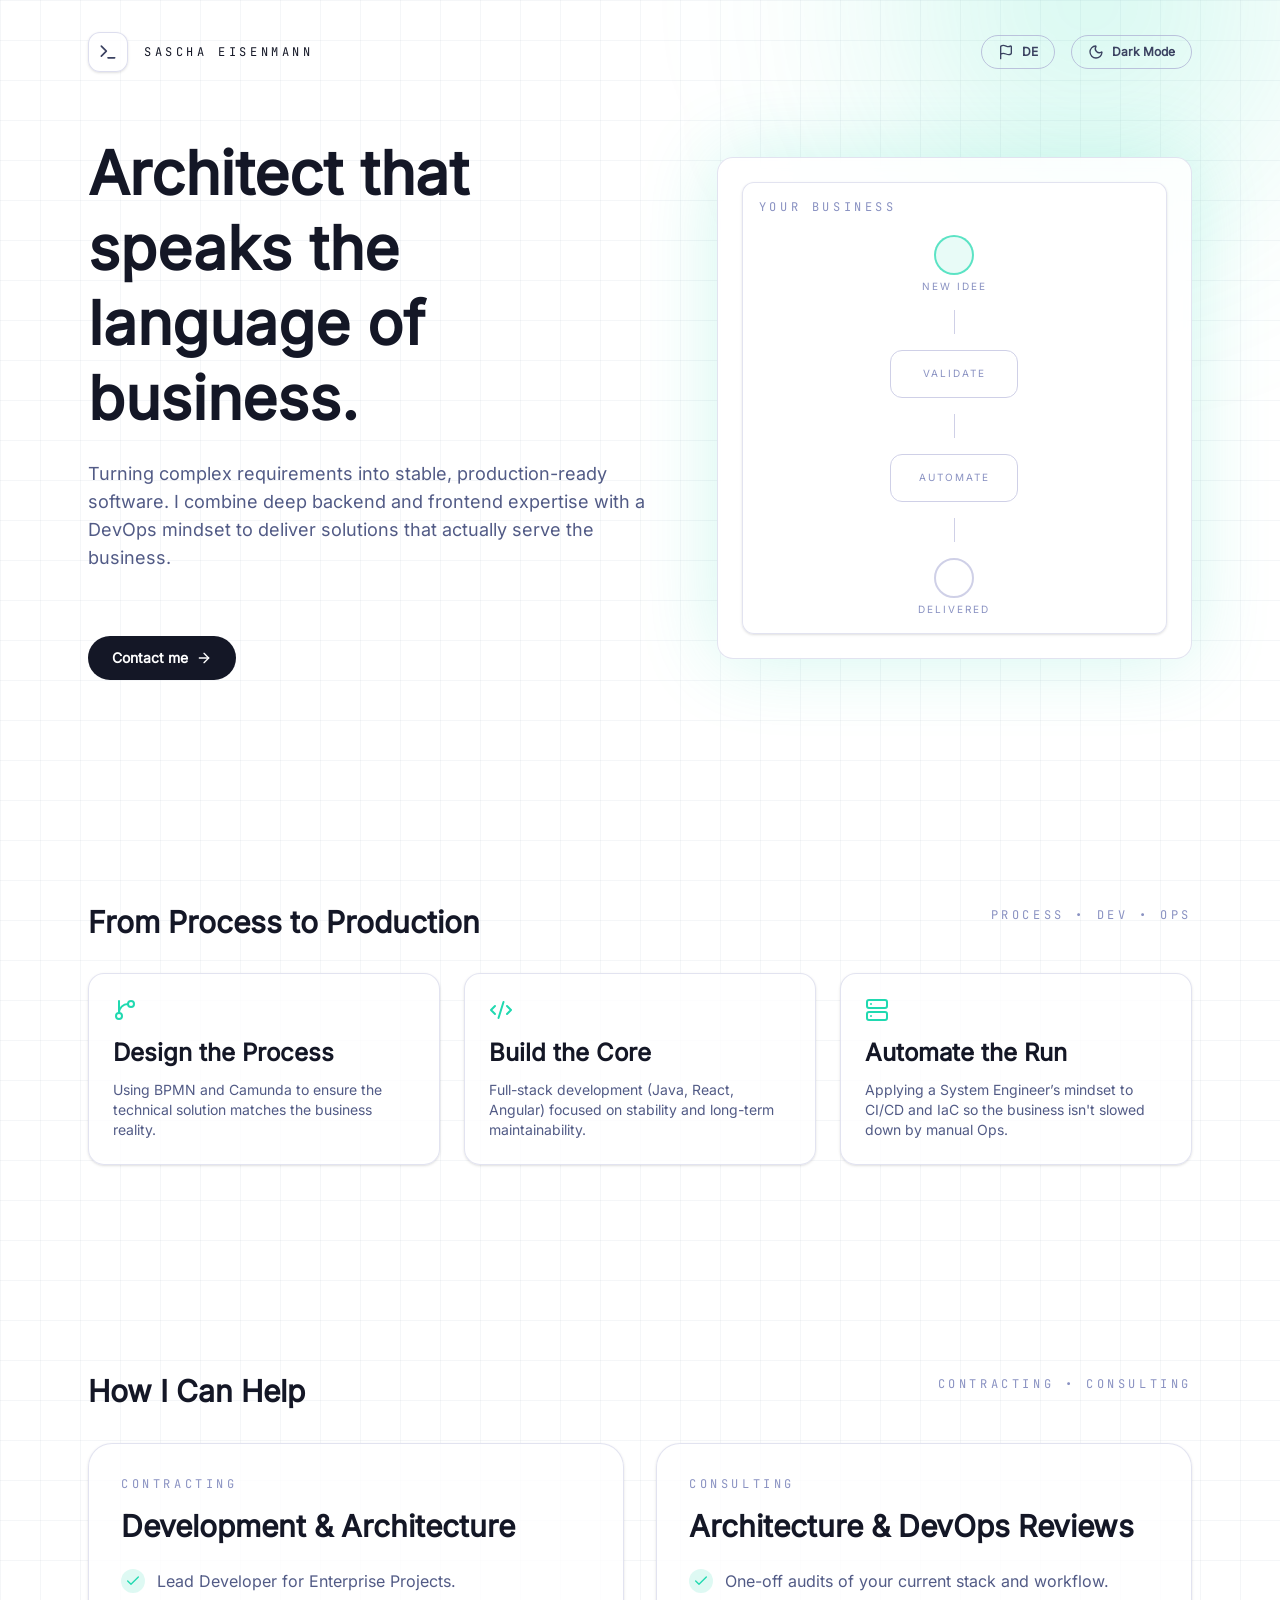
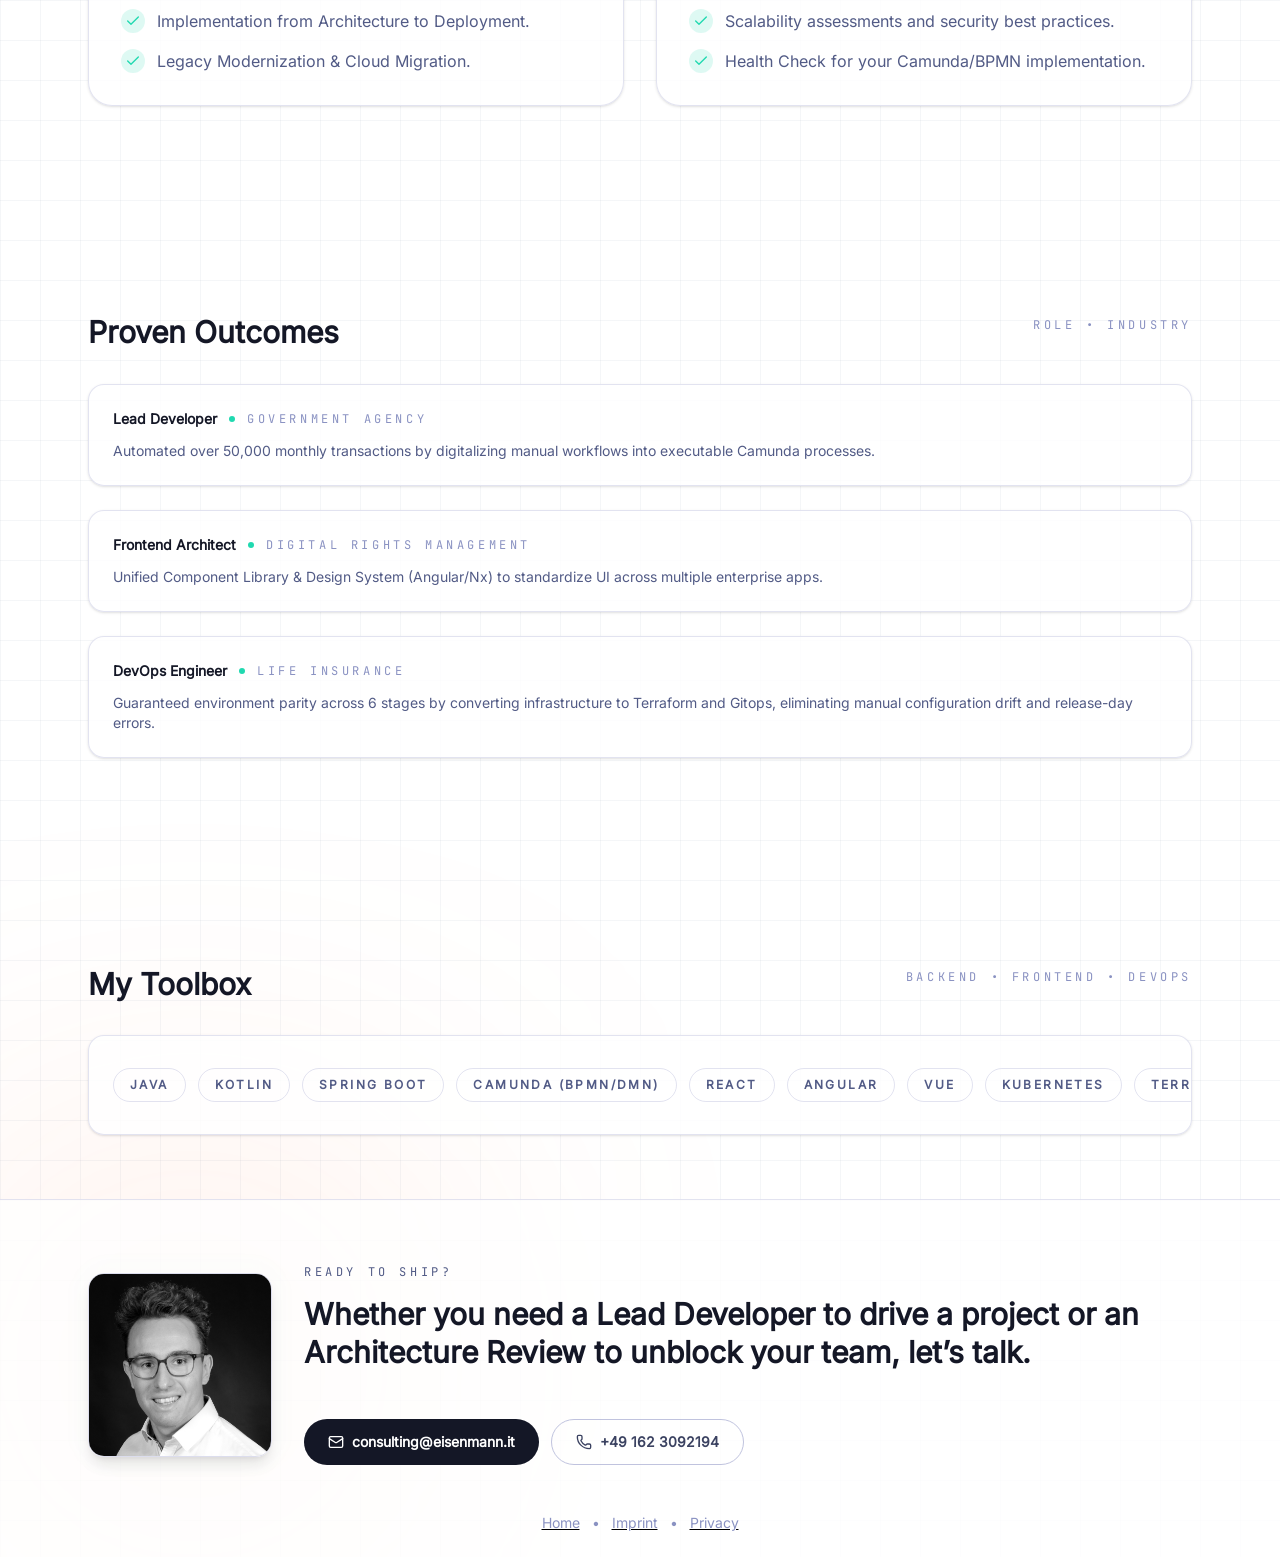
<file: index.html>
<!DOCTYPE html><html lang="en-GB"><head><meta charSet="utf-8"/><meta name="viewport" content="width=device-width, initial-scale=1, shrink-to-fit=no"/><meta http-equiv="x-ua-compatible" content="ie=edge"/><meta name="generator" content="Gatsby 5.16.1"/><title data-react-helmet="true">Sascha Eisenmann</title><style data-href="/styles.9e360c535fa2da1e66e3.css" data-identity="gatsby-global-css">:host,:root{--fa-font-solid:normal 900 1em/1 "Font Awesome 6 Free";--fa-font-regular:normal 400 1em/1 "Font Awesome 6 Free";--fa-font-light:normal 300 1em/1 "Font Awesome 6 Pro";--fa-font-thin:normal 100 1em/1 "Font Awesome 6 Pro";--fa-font-duotone:normal 900 1em/1 "Font Awesome 6 Duotone";--fa-font-duotone-regular:normal 400 1em/1 "Font Awesome 6 Duotone";--fa-font-duotone-light:normal 300 1em/1 "Font Awesome 6 Duotone";--fa-font-duotone-thin:normal 100 1em/1 "Font Awesome 6 Duotone";--fa-font-brands:normal 400 1em/1 "Font Awesome 6 Brands";--fa-font-sharp-solid:normal 900 1em/1 "Font Awesome 6 Sharp";--fa-font-sharp-regular:normal 400 1em/1 "Font Awesome 6 Sharp";--fa-font-sharp-light:normal 300 1em/1 "Font Awesome 6 Sharp";--fa-font-sharp-thin:normal 100 1em/1 "Font Awesome 6 Sharp";--fa-font-sharp-duotone-solid:normal 900 1em/1 "Font Awesome 6 Sharp Duotone";--fa-font-sharp-duotone-regular:normal 400 1em/1 "Font Awesome 6 Sharp Duotone";--fa-font-sharp-duotone-light:normal 300 1em/1 "Font Awesome 6 Sharp Duotone";--fa-font-sharp-duotone-thin:normal 100 1em/1 "Font Awesome 6 Sharp Duotone"}svg.svg-inline--fa:not(:host),svg.svg-inline--fa:not(:root){box-sizing:content-box;overflow:visible}.svg-inline--fa{display:var(--fa-display,inline-block);height:1em;overflow:visible;vertical-align:-.125em}.svg-inline--fa.fa-2xs{vertical-align:.1em}.svg-inline--fa.fa-xs{vertical-align:0}.svg-inline--fa.fa-sm{vertical-align:-.07143em}.svg-inline--fa.fa-lg{vertical-align:-.2em}.svg-inline--fa.fa-xl{vertical-align:-.25em}.svg-inline--fa.fa-2xl{vertical-align:-.3125em}.svg-inline--fa.fa-pull-left{margin-right:var(--fa-pull-margin,.3em);width:auto}.svg-inline--fa.fa-pull-right{margin-left:var(--fa-pull-margin,.3em);width:auto}.svg-inline--fa.fa-li{top:.25em;width:var(--fa-li-width,2em)}.svg-inline--fa.fa-fw{width:var(--fa-fw-width,1.25em)}.fa-layers svg.svg-inline--fa{bottom:0;left:0;margin:auto;position:absolute;right:0;top:0}.fa-layers-counter,.fa-layers-text{display:inline-block;position:absolute;text-align:center}.fa-layers{display:inline-block;height:1em;position:relative;text-align:center;vertical-align:-.125em;width:1em}.fa-layers svg.svg-inline--fa{transform-origin:center center}.fa-layers-text{left:50%;top:50%;transform:translate(-50%,-50%);transform-origin:center center}.fa-layers-counter{background-color:var(--fa-counter-background-color,#ff253a);border-radius:var(--fa-counter-border-radius,1em);box-sizing:border-box;color:var(--fa-inverse,#fff);line-height:var(--fa-counter-line-height,1);max-width:var(--fa-counter-max-width,5em);min-width:var(--fa-counter-min-width,1.5em);overflow:hidden;padding:var(--fa-counter-padding,.25em .5em);right:var(--fa-right,0);text-overflow:ellipsis;top:var(--fa-top,0);transform:scale(var(--fa-counter-scale,.25));transform-origin:top right}.fa-layers-bottom-right{bottom:var(--fa-bottom,0);right:var(--fa-right,0);top:auto;transform:scale(var(--fa-layers-scale,.25));transform-origin:bottom right}.fa-layers-bottom-left{bottom:var(--fa-bottom,0);left:var(--fa-left,0);right:auto;top:auto;transform:scale(var(--fa-layers-scale,.25));transform-origin:bottom left}.fa-layers-top-right{right:var(--fa-right,0);top:var(--fa-top,0);transform:scale(var(--fa-layers-scale,.25));transform-origin:top right}.fa-layers-top-left{left:var(--fa-left,0);right:auto;top:var(--fa-top,0);transform:scale(var(--fa-layers-scale,.25));transform-origin:top left}.fa-1x{font-size:1em}.fa-2x{font-size:2em}.fa-3x{font-size:3em}.fa-4x{font-size:4em}.fa-5x{font-size:5em}.fa-6x{font-size:6em}.fa-7x{font-size:7em}.fa-8x{font-size:8em}.fa-9x{font-size:9em}.fa-10x{font-size:10em}.fa-2xs{font-size:.625em;line-height:.1em;vertical-align:.225em}.fa-xs{font-size:.75em;line-height:.08333em;vertical-align:.125em}.fa-sm{font-size:.875em;line-height:.07143em;vertical-align:.05357em}.fa-lg{font-size:1.25em;line-height:.05em;vertical-align:-.075em}.fa-xl{font-size:1.5em;line-height:.04167em;vertical-align:-.125em}.fa-2xl{font-size:2em;line-height:.03125em;vertical-align:-.1875em}.fa-fw{text-align:center;width:1.25em}.fa-ul{list-style-type:none;margin-left:var(--fa-li-margin,2.5em);padding-left:0}.fa-ul>li{position:relative}.fa-li{left:calc(var(--fa-li-width, 2em)*-1);line-height:inherit;position:absolute;text-align:center;width:var(--fa-li-width,2em)}.fa-border{border-color:var(--fa-border-color,#eee);border-radius:var(--fa-border-radius,.1em);border-style:var(--fa-border-style,solid);border-width:var(--fa-border-width,.08em);padding:var(--fa-border-padding,.2em .25em .15em)}.fa-pull-left{float:left;margin-right:var(--fa-pull-margin,.3em)}.fa-pull-right{float:right;margin-left:var(--fa-pull-margin,.3em)}.fa-beat{animation-delay:var(--fa-animation-delay,0s);animation-direction:var(--fa-animation-direction,normal);animation-duration:var(--fa-animation-duration,1s);animation-iteration-count:var(--fa-animation-iteration-count,infinite);animation-name:fa-beat;animation-timing-function:var(--fa-animation-timing,ease-in-out)}.fa-bounce{animation-delay:var(--fa-animation-delay,0s);animation-direction:var(--fa-animation-direction,normal);animation-duration:var(--fa-animation-duration,1s);animation-iteration-count:var(--fa-animation-iteration-count,infinite);animation-name:fa-bounce;animation-timing-function:var(--fa-animation-timing,cubic-bezier(.28,.84,.42,1))}.fa-fade{animation-iteration-count:var(--fa-animation-iteration-count,infinite);animation-name:fa-fade;animation-timing-function:var(--fa-animation-timing,cubic-bezier(.4,0,.6,1))}.fa-beat-fade,.fa-fade{animation-delay:var(--fa-animation-delay,0s);animation-direction:var(--fa-animation-direction,normal);animation-duration:var(--fa-animation-duration,1s)}.fa-beat-fade{animation-iteration-count:var(--fa-animation-iteration-count,infinite);animation-name:fa-beat-fade;animation-timing-function:var(--fa-animation-timing,cubic-bezier(.4,0,.6,1))}.fa-flip{animation-delay:var(--fa-animation-delay,0s);animation-direction:var(--fa-animation-direction,normal);animation-duration:var(--fa-animation-duration,1s);animation-iteration-count:var(--fa-animation-iteration-count,infinite);animation-name:fa-flip;animation-timing-function:var(--fa-animation-timing,ease-in-out)}.fa-shake{animation-duration:var(--fa-animation-duration,1s);animation-iteration-count:var(--fa-animation-iteration-count,infinite);animation-name:fa-shake;animation-timing-function:var(--fa-animation-timing,linear)}.fa-shake,.fa-spin{animation-delay:var(--fa-animation-delay,0s);animation-direction:var(--fa-animation-direction,normal)}.fa-spin{animation-duration:var(--fa-animation-duration,2s);animation-iteration-count:var(--fa-animation-iteration-count,infinite);animation-name:fa-spin;animation-timing-function:var(--fa-animation-timing,linear)}.fa-spin-reverse{--fa-animation-direction:reverse}.fa-pulse,.fa-spin-pulse{animation-direction:var(--fa-animation-direction,normal);animation-duration:var(--fa-animation-duration,1s);animation-iteration-count:var(--fa-animation-iteration-count,infinite);animation-name:fa-spin;animation-timing-function:var(--fa-animation-timing,steps(8))}@media (prefers-reduced-motion:reduce){.fa-beat,.fa-beat-fade,.fa-bounce,.fa-fade,.fa-flip,.fa-pulse,.fa-shake,.fa-spin,.fa-spin-pulse{animation-delay:-1ms;animation-duration:1ms;animation-iteration-count:1;transition-delay:0s;transition-duration:0s}}@keyframes fa-beat{0%,90%{transform:scale(1)}45%{transform:scale(var(--fa-beat-scale,1.25))}}@keyframes fa-bounce{0%{transform:scale(1) translateY(0)}10%{transform:scale(var(--fa-bounce-start-scale-x,1.1),var(--fa-bounce-start-scale-y,.9)) translateY(0)}30%{transform:scale(var(--fa-bounce-jump-scale-x,.9),var(--fa-bounce-jump-scale-y,1.1)) translateY(var(--fa-bounce-height,-.5em))}50%{transform:scale(var(--fa-bounce-land-scale-x,1.05),var(--fa-bounce-land-scale-y,.95)) translateY(0)}57%{transform:scale(1) translateY(var(--fa-bounce-rebound,-.125em))}64%{transform:scale(1) translateY(0)}to{transform:scale(1) translateY(0)}}@keyframes fa-fade{50%{opacity:var(--fa-fade-opacity,.4)}}@keyframes fa-beat-fade{0%,to{opacity:var(--fa-beat-fade-opacity,.4);transform:scale(1)}50%{opacity:1;transform:scale(var(--fa-beat-fade-scale,1.125))}}@keyframes fa-flip{50%{transform:rotate3d(var(--fa-flip-x,0),var(--fa-flip-y,1),var(--fa-flip-z,0),var(--fa-flip-angle,-180deg))}}@keyframes fa-shake{0%{transform:rotate(-15deg)}4%{transform:rotate(15deg)}24%,8%{transform:rotate(-18deg)}12%,28%{transform:rotate(18deg)}16%{transform:rotate(-22deg)}20%{transform:rotate(22deg)}32%{transform:rotate(-12deg)}36%{transform:rotate(12deg)}40%,to{transform:rotate(0deg)}}@keyframes fa-spin{0%{transform:rotate(0deg)}to{transform:rotate(1turn)}}.fa-rotate-90{transform:rotate(90deg)}.fa-rotate-180{transform:rotate(180deg)}.fa-rotate-270{transform:rotate(270deg)}.fa-flip-horizontal{transform:scaleX(-1)}.fa-flip-vertical{transform:scaleY(-1)}.fa-flip-both,.fa-flip-horizontal.fa-flip-vertical{transform:scale(-1)}.fa-rotate-by{transform:rotate(var(--fa-rotate-angle,0))}.fa-stack{display:inline-block;height:2em;position:relative;vertical-align:middle;width:2.5em}.fa-stack-1x,.fa-stack-2x{bottom:0;left:0;margin:auto;position:absolute;right:0;top:0;z-index:var(--fa-stack-z-index,auto)}.svg-inline--fa.fa-stack-1x{height:1em;width:1.25em}.svg-inline--fa.fa-stack-2x{height:2em;width:2.5em}.fa-inverse{color:var(--fa-inverse,#fff)}.fa-sr-only,.fa-sr-only-focusable:not(:focus),.sr-only,.sr-only-focusable:not(:focus){clip:rect(0,0,0,0);border-width:0;height:1px;margin:-1px;overflow:hidden;padding:0;position:absolute;white-space:nowrap;width:1px}.svg-inline--fa .fa-primary{fill:var(--fa-primary-color,currentColor);opacity:var(--fa-primary-opacity,1)}.svg-inline--fa .fa-secondary{fill:var(--fa-secondary-color,currentColor)}.svg-inline--fa .fa-secondary,.svg-inline--fa.fa-swap-opacity .fa-primary{opacity:var(--fa-secondary-opacity,.4)}.svg-inline--fa.fa-swap-opacity .fa-secondary{opacity:var(--fa-primary-opacity,1)}.svg-inline--fa mask .fa-primary,.svg-inline--fa mask .fa-secondary{fill:#000}

/*! tailwindcss v4.1.18 | MIT License | https://tailwindcss.com */@layer properties{@supports ((-webkit-hyphens:none) and (not (margin-trim:inline))) or ((-moz-orient:inline) and (not (color:rgb(from red r g b)))){*,::backdrop,:after,:before{--tw-translate-x:0;--tw-translate-y:0;--tw-translate-z:0;--tw-rotate-x:initial;--tw-rotate-y:initial;--tw-rotate-z:initial;--tw-skew-x:initial;--tw-skew-y:initial;--tw-space-y-reverse:0;--tw-border-style:solid;--tw-leading:initial;--tw-font-weight:initial;--tw-tracking:initial;--tw-shadow:0 0 #0000;--tw-shadow-color:initial;--tw-shadow-alpha:100%;--tw-inset-shadow:0 0 #0000;--tw-inset-shadow-color:initial;--tw-inset-shadow-alpha:100%;--tw-ring-color:initial;--tw-ring-shadow:0 0 #0000;--tw-inset-ring-color:initial;--tw-inset-ring-shadow:0 0 #0000;--tw-ring-inset:initial;--tw-ring-offset-width:0px;--tw-ring-offset-color:#fff;--tw-ring-offset-shadow:0 0 #0000;--tw-outline-style:solid;--tw-blur:initial;--tw-brightness:initial;--tw-contrast:initial;--tw-grayscale:initial;--tw-hue-rotate:initial;--tw-invert:initial;--tw-opacity:initial;--tw-saturate:initial;--tw-sepia:initial;--tw-drop-shadow:initial;--tw-drop-shadow-color:initial;--tw-drop-shadow-alpha:100%;--tw-drop-shadow-size:initial;--tw-backdrop-blur:initial;--tw-backdrop-brightness:initial;--tw-backdrop-contrast:initial;--tw-backdrop-grayscale:initial;--tw-backdrop-hue-rotate:initial;--tw-backdrop-invert:initial;--tw-backdrop-opacity:initial;--tw-backdrop-saturate:initial;--tw-backdrop-sepia:initial;--tw-duration:initial;--tw-ease:initial}}}@layer base{*,::backdrop,:after,:before{border:0 solid;box-sizing:border-box;margin:0;padding:0}::file-selector-button{border:0 solid;box-sizing:border-box;margin:0;padding:0}:host,html{-webkit-text-size-adjust:100%;font-feature-settings:var(--default-font-feature-settings,normal);-webkit-tap-highlight-color:transparent;font-family:var(--default-font-family,ui-sans-serif,system-ui,sans-serif,"Apple Color Emoji","Segoe UI Emoji","Segoe UI Symbol","Noto Color Emoji");font-variation-settings:var(--default-font-variation-settings,normal);line-height:1.5;-moz-tab-size:4;-o-tab-size:4;tab-size:4}hr{border-top-width:1px;color:inherit;height:0}abbr:where([title]){-webkit-text-decoration:underline dotted;text-decoration:underline dotted}h1,h2,h3,h4,h5,h6{font-size:inherit;font-weight:inherit}a{color:inherit;-webkit-text-decoration:inherit;text-decoration:inherit}b,strong{font-weight:bolder}code,kbd,pre,samp{font-feature-settings:var(--default-mono-font-feature-settings,normal);font-family:var(--default-mono-font-family,ui-monospace,SFMono-Regular,Menlo,Monaco,Consolas,"Liberation Mono","Courier New",monospace);font-size:1em;font-variation-settings:var(--default-mono-font-variation-settings,normal)}small{font-size:80%}sub,sup{font-size:75%;line-height:0;position:relative;vertical-align:baseline}sub{bottom:-.25em}sup{top:-.5em}table{border-collapse:collapse;border-color:inherit;text-indent:0}:-moz-focusring{outline:auto}progress{vertical-align:baseline}summary{display:list-item}menu,ol,ul{list-style:none}audio,canvas,embed,iframe,img,object,svg,video{display:block;vertical-align:middle}img,video{height:auto;max-width:100%}button,input,optgroup,select,textarea{font-feature-settings:inherit;background-color:#0000;border-radius:0;color:inherit;font:inherit;font-variation-settings:inherit;letter-spacing:inherit;opacity:1}::file-selector-button{font-feature-settings:inherit;background-color:#0000;border-radius:0;color:inherit;font:inherit;font-variation-settings:inherit;letter-spacing:inherit;opacity:1}:where(select:is([multiple],[size])) optgroup{font-weight:bolder}:where(select:is([multiple],[size])) optgroup option{padding-inline-start:20px}::file-selector-button{margin-inline-end:4px}::-moz-placeholder{opacity:1}::placeholder{opacity:1}@supports (not (-webkit-appearance:-apple-pay-button)) or (contain-intrinsic-size:1px){::-moz-placeholder{color:currentColor}::placeholder{color:currentColor}@supports (color:color-mix(in lab,red,red)){::-moz-placeholder{color:color-mix(in oklab,currentcolor 50%,transparent)}::placeholder{color:color-mix(in oklab,currentcolor 50%,transparent)}}}textarea{resize:vertical}::-webkit-search-decoration{-webkit-appearance:none}::-webkit-date-and-time-value{min-height:1lh;text-align:inherit}::-webkit-datetime-edit{display:inline-flex}::-webkit-datetime-edit-fields-wrapper{padding:0}::-webkit-datetime-edit,::-webkit-datetime-edit-year-field{padding-block:0}::-webkit-datetime-edit-day-field,::-webkit-datetime-edit-month-field{padding-block:0}::-webkit-datetime-edit-hour-field,::-webkit-datetime-edit-minute-field{padding-block:0}::-webkit-datetime-edit-millisecond-field,::-webkit-datetime-edit-second-field{padding-block:0}::-webkit-datetime-edit-meridiem-field{padding-block:0}::-webkit-calendar-picker-indicator{line-height:1}:-moz-ui-invalid{box-shadow:none}button,input:where([type=button],[type=reset],[type=submit]){-webkit-appearance:button;-moz-appearance:button;appearance:button}::file-selector-button{-webkit-appearance:button;-moz-appearance:button;appearance:button}::-webkit-inner-spin-button,::-webkit-outer-spin-button{height:auto}[hidden]:where(:not([hidden=until-found])){display:none!important}}@font-face{font-display:swap;font-family:IBM Plex Sans;font-style:normal;font-weight:400;src:url(/static/ibm-plex-sans-cyrillic-ext-400-normal-c7f19d6795be43c1647b4b5d3cc0953d.woff2)format("woff2"),url(/static/ibm-plex-sans-cyrillic-ext-400-normal-5b7e59c2b55016b4395610dc67a089a5.woff)format("woff");unicode-range:u+460-52f,u+1c80-1c8a,u+20b4,u+2de0-2dff,u+a640-a69f,u+fe2e-fe2f}@font-face{font-display:swap;font-family:IBM Plex Sans;font-style:normal;font-weight:400;src:url(/static/ibm-plex-sans-cyrillic-400-normal-f55992bec61fac647a43812753fdf6db.woff2)format("woff2"),url(/static/ibm-plex-sans-cyrillic-400-normal-c4aae3aa3c88327f34ffad0985107e06.woff)format("woff");unicode-range:u+301,u+400-45f,u+490-491,u+4b0-4b1,u+2116}@font-face{font-display:swap;font-family:IBM Plex Sans;font-style:normal;font-weight:400;src:url([data-uri])format("woff2"),url([data-uri])format("woff");unicode-range:u+370-377,u+37a-37f,u+384-38a,u+38c,u+38e-3a1,u+3a3-3ff}@font-face{font-display:swap;font-family:IBM Plex Sans;font-style:normal;font-weight:400;src:url([data-uri])format("woff2"),url([data-uri])format("woff");unicode-range:u+102-103,u+110-111,u+128-129,u+168-169,u+1a0-1a1,u+1af-1b0,u+300-301,u+303-304,u+308-309,u+323,u+329,u+1ea0-1ef9,u+20ab}@font-face{font-display:swap;font-family:IBM Plex Sans;font-style:normal;font-weight:400;src:url(/static/ibm-plex-sans-latin-ext-400-normal-11781b13e59d30facc4078291d0b62d2.woff2)format("woff2"),url(/static/ibm-plex-sans-latin-ext-400-normal-24d83b525f192cb3d1ca99619fd54f18.woff)format("woff");unicode-range:u+100-2ba,u+2bd-2c5,u+2c7-2cc,u+2ce-2d7,u+2dd-2ff,u+304,u+308,u+329,u+1d00-1dbf,u+1e00-1e9f,u+1ef2-1eff,u+2020,u+20a0-20ab,u+20ad-20c0,u+2113,u+2c60-2c7f,u+a720-a7ff}@font-face{font-display:swap;font-family:IBM Plex Sans;font-style:normal;font-weight:400;src:url(/static/ibm-plex-sans-latin-400-normal-3160b5c6767eb4c69c785b2b20ddf21a.woff2)format("woff2"),url(/static/ibm-plex-sans-latin-400-normal-65b2eda743bf1110347695ef0f76f829.woff)format("woff");unicode-range:u+??,u+131,u+152-153,u+2bb-2bc,u+2c6,u+2da,u+2dc,u+304,u+308,u+329,u+2000-206f,u+20ac,u+2122,u+2191,u+2193,u+2212,u+2215,u+feff,u+fffd}@font-face{font-display:swap;font-family:Inter;font-style:normal;font-weight:400;src:url(/static/inter-cyrillic-ext-400-normal-39fbf8d2c4abc46f721fd13d25f218b6.woff2)format("woff2"),url(/static/inter-cyrillic-ext-400-normal-818b84180553acc613f3384f97852cea.woff)format("woff");unicode-range:u+460-52f,u+1c80-1c8a,u+20b4,u+2de0-2dff,u+a640-a69f,u+fe2e-fe2f}@font-face{font-display:swap;font-family:Inter;font-style:normal;font-weight:400;src:url([data-uri])format("woff2"),url([data-uri])format("woff");unicode-range:u+301,u+400-45f,u+490-491,u+4b0-4b1,u+2116}@font-face{font-display:swap;font-family:Inter;font-style:normal;font-weight:400;src:url([data-uri])format("woff2"),url([data-uri])format("woff");unicode-range:u+1f??}@font-face{font-display:swap;font-family:Inter;font-style:normal;font-weight:400;src:url([data-uri])format("woff2"),url([data-uri])format("woff");unicode-range:u+370-377,u+37a-37f,u+384-38a,u+38c,u+38e-3a1,u+3a3-3ff}@font-face{font-display:swap;font-family:Inter;font-style:normal;font-weight:400;src:url([data-uri])format("woff2"),url([data-uri])format("woff");unicode-range:u+102-103,u+110-111,u+128-129,u+168-169,u+1a0-1a1,u+1af-1b0,u+300-301,u+303-304,u+308-309,u+323,u+329,u+1ea0-1ef9,u+20ab}@font-face{font-display:swap;font-family:Inter;font-style:normal;font-weight:400;src:url(/static/inter-latin-ext-400-normal-210fb826cb25acbd4094094e2ba72036.woff2)format("woff2"),url(/static/inter-latin-ext-400-normal-c616205185f0d3677df92ca67265336b.woff)format("woff");unicode-range:u+100-2ba,u+2bd-2c5,u+2c7-2cc,u+2ce-2d7,u+2dd-2ff,u+304,u+308,u+329,u+1d00-1dbf,u+1e00-1e9f,u+1ef2-1eff,u+2020,u+20a0-20ab,u+20ad-20c0,u+2113,u+2c60-2c7f,u+a720-a7ff}@font-face{font-display:swap;font-family:Inter;font-style:normal;font-weight:400;src:url(/static/inter-latin-400-normal-eca1e21531598d5db58f56b3ba23a8cc.woff2)format("woff2"),url(/static/inter-latin-400-normal-2ea1079c0069eb040a52a7830ffa0114.woff)format("woff");unicode-range:u+??,u+131,u+152-153,u+2bb-2bc,u+2c6,u+2da,u+2dc,u+304,u+308,u+329,u+2000-206f,u+20ac,u+2122,u+2191,u+2193,u+2212,u+2215,u+feff,u+fffd}@font-face{font-display:swap;font-family:JetBrains Mono;font-style:normal;font-weight:400;src:url([data-uri])format("woff2"),url([data-uri])format("woff");unicode-range:u+460-52f,u+1c80-1c8a,u+20b4,u+2de0-2dff,u+a640-a69f,u+fe2e-fe2f}@font-face{font-display:swap;font-family:JetBrains Mono;font-style:normal;font-weight:400;src:url([data-uri])format("woff2"),url([data-uri])format("woff");unicode-range:u+301,u+400-45f,u+490-491,u+4b0-4b1,u+2116}@font-face{font-display:swap;font-family:JetBrains Mono;font-style:normal;font-weight:400;src:url([data-uri])format("woff2"),url([data-uri])format("woff");unicode-range:u+370-377,u+37a-37f,u+384-38a,u+38c,u+38e-3a1,u+3a3-3ff}@font-face{font-display:swap;font-family:JetBrains Mono;font-style:normal;font-weight:400;src:url([data-uri])format("woff2"),url([data-uri])format("woff");unicode-range:u+102-103,u+110-111,u+128-129,u+168-169,u+1a0-1a1,u+1af-1b0,u+300-301,u+303-304,u+308-309,u+323,u+329,u+1ea0-1ef9,u+20ab}@font-face{font-display:swap;font-family:JetBrains Mono;font-style:normal;font-weight:400;src:url([data-uri])format("woff2"),url(/static/jetbrains-mono-latin-ext-400-normal-dfdc51c009ca3dea7613b2ff11d70b71.woff)format("woff");unicode-range:u+100-2ba,u+2bd-2c5,u+2c7-2cc,u+2ce-2d7,u+2dd-2ff,u+304,u+308,u+329,u+1d00-1dbf,u+1e00-1e9f,u+1ef2-1eff,u+2020,u+20a0-20ab,u+20ad-20c0,u+2113,u+2c60-2c7f,u+a720-a7ff}@font-face{font-display:swap;font-family:JetBrains Mono;font-style:normal;font-weight:400;src:url(/static/jetbrains-mono-latin-400-normal-d04352f240062b100fba0eff7f328200.woff2)format("woff2"),url(/static/jetbrains-mono-latin-400-normal-1fef352a4021940e309a0cc0794be0f8.woff)format("woff");unicode-range:u+??,u+131,u+152-153,u+2bb-2bc,u+2c6,u+2da,u+2dc,u+304,u+308,u+329,u+2000-206f,u+20ac,u+2122,u+2191,u+2193,u+2212,u+2215,u+feff,u+fffd}@layer theme{:host,:root{--font-sans:"Inter",ui-sans-serif,system-ui;--font-mono:"JetBrains Mono",ui-monospace,SFMono-Regular;--color-white:#fff;--spacing:.25rem;--container-6xl:72rem;--text-xs:.75rem;--text-xs--line-height:1.33333;--text-sm:.875rem;--text-sm--line-height:1.42857;--text-base:1rem;--text-base--line-height:1.5;--text-lg:1.125rem;--text-lg--line-height:1.55556;--text-xl:1.25rem;--text-xl--line-height:1.4;--text-2xl:1.5rem;--text-2xl--line-height:1.33333;--text-3xl:1.875rem;--text-3xl--line-height:1.2;--text-4xl:2.25rem;--text-4xl--line-height:1.11111;--text-6xl:3.75rem;--text-6xl--line-height:1;--font-weight-semibold:600;--leading-tight:1.25;--radius-xl:.75rem;--radius-2xl:1rem;--radius-3xl:1.5rem;--ease-in-out:cubic-bezier(.4,0,.2,1);--default-transition-duration:.15s;--default-transition-timing-function:cubic-bezier(.4,0,.2,1);--default-font-family:var(--font-sans);--default-mono-font-family:var(--font-mono);--color-ink-50:#f7f7fb;--color-ink-100:#ececf6;--color-ink-200:#cfd0e7;--color-ink-300:#b1b5d6;--color-ink-400:#8a92c2;--color-ink-600:#525b86;--color-ink-700:#3b4261;--color-ink-800:#262a3f;--color-ink-900:#141726;--color-neon-500:#20d9b0;--color-ember-500:#ff7a42}}@layer components;@layer utilities{.pointer-events-none{pointer-events:none}.absolute{position:absolute}.relative{position:relative}.-inset-2{inset:calc(var(--spacing)*-2)}.inset-0{inset:calc(var(--spacing)*0)}.-top-48{top:calc(var(--spacing)*-48)}.right-0{right:calc(var(--spacing)*0)}.bottom-0{bottom:calc(var(--spacing)*0)}.left-0{left:calc(var(--spacing)*0)}.z-10{z-index:10}.mx-auto{margin-inline:auto}.prose{color:var(--tw-prose-body);max-width:65ch}.prose :where(p):not(:where([class~=not-prose],[class~=not-prose] *)){margin-bottom:1.25em;margin-top:1.25em}.prose :where([class~=lead]):not(:where([class~=not-prose],[class~=not-prose] *)){color:var(--tw-prose-lead);font-size:1.25em;line-height:1.6;margin-bottom:1.2em;margin-top:1.2em}.prose :where(a):not(:where([class~=not-prose],[class~=not-prose] *)){color:var(--tw-prose-links);font-weight:500;text-decoration:underline}.prose :where(strong):not(:where([class~=not-prose],[class~=not-prose] *)){color:var(--tw-prose-bold);font-weight:600}.prose :where(a strong):not(:where([class~=not-prose],[class~=not-prose] *)),.prose :where(blockquote strong):not(:where([class~=not-prose],[class~=not-prose] *)),.prose :where(thead th strong):not(:where([class~=not-prose],[class~=not-prose] *)){color:inherit}.prose :where(ol):not(:where([class~=not-prose],[class~=not-prose] *)){list-style-type:decimal;margin-bottom:1.25em;margin-top:1.25em;padding-inline-start:1.625em}.prose :where(ol[type=A]):not(:where([class~=not-prose],[class~=not-prose] *)){list-style-type:upper-alpha}.prose :where(ol[type=a]):not(:where([class~=not-prose],[class~=not-prose] *)){list-style-type:lower-alpha}.prose :where(ol[type=A s]):not(:where([class~=not-prose],[class~=not-prose] *)){list-style-type:upper-alpha}.prose :where(ol[type=a s]):not(:where([class~=not-prose],[class~=not-prose] *)){list-style-type:lower-alpha}.prose :where(ol[type=I]):not(:where([class~=not-prose],[class~=not-prose] *)){list-style-type:upper-roman}.prose :where(ol[type=i]):not(:where([class~=not-prose],[class~=not-prose] *)){list-style-type:lower-roman}.prose :where(ol[type=I s]):not(:where([class~=not-prose],[class~=not-prose] *)){list-style-type:upper-roman}.prose :where(ol[type=i s]):not(:where([class~=not-prose],[class~=not-prose] *)){list-style-type:lower-roman}.prose :where(ol[type="1"]):not(:where([class~=not-prose],[class~=not-prose] *)){list-style-type:decimal}.prose :where(ul):not(:where([class~=not-prose],[class~=not-prose] *)){list-style-type:disc;margin-bottom:1.25em;margin-top:1.25em;padding-inline-start:1.625em}.prose :where(ol>li):not(:where([class~=not-prose],[class~=not-prose] *))::marker{color:var(--tw-prose-counters);font-weight:400}.prose :where(ul>li):not(:where([class~=not-prose],[class~=not-prose] *))::marker{color:var(--tw-prose-bullets)}.prose :where(dt):not(:where([class~=not-prose],[class~=not-prose] *)){color:var(--tw-prose-headings);font-weight:600;margin-top:1.25em}.prose :where(hr):not(:where([class~=not-prose],[class~=not-prose] *)){border-color:var(--tw-prose-hr);border-top-width:1px;margin-bottom:3em;margin-top:3em}.prose :where(blockquote):not(:where([class~=not-prose],[class~=not-prose] *)){border-inline-start-color:var(--tw-prose-quote-borders);border-inline-start-width:.25rem;color:var(--tw-prose-quotes);font-style:italic;font-weight:500;margin-bottom:1.6em;margin-top:1.6em;padding-inline-start:1em;quotes:"“""”""‘""’"}.prose :where(blockquote p:first-of-type):not(:where([class~=not-prose],[class~=not-prose] *)):before{content:open-quote}.prose :where(blockquote p:last-of-type):not(:where([class~=not-prose],[class~=not-prose] *)):after{content:close-quote}.prose :where(h1):not(:where([class~=not-prose],[class~=not-prose] *)){color:var(--tw-prose-headings);font-size:2.25em;font-weight:800;line-height:1.11111;margin-bottom:.888889em;margin-top:0}.prose :where(h1 strong):not(:where([class~=not-prose],[class~=not-prose] *)){color:inherit;font-weight:900}.prose :where(h2):not(:where([class~=not-prose],[class~=not-prose] *)){color:var(--tw-prose-headings);font-size:1.5em;font-weight:700;line-height:1.33333;margin-bottom:1em;margin-top:2em}.prose :where(h2 strong):not(:where([class~=not-prose],[class~=not-prose] *)){color:inherit;font-weight:800}.prose :where(h3):not(:where([class~=not-prose],[class~=not-prose] *)){color:var(--tw-prose-headings);font-size:1.25em;font-weight:600;line-height:1.6;margin-bottom:.6em;margin-top:1.6em}.prose :where(h3 strong):not(:where([class~=not-prose],[class~=not-prose] *)){color:inherit;font-weight:700}.prose :where(h4):not(:where([class~=not-prose],[class~=not-prose] *)){color:var(--tw-prose-headings);font-weight:600;line-height:1.5;margin-bottom:.5em;margin-top:1.5em}.prose :where(h4 strong):not(:where([class~=not-prose],[class~=not-prose] *)){color:inherit;font-weight:700}.prose :where(img):not(:where([class~=not-prose],[class~=not-prose] *)){margin-bottom:2em;margin-top:2em}.prose :where(picture):not(:where([class~=not-prose],[class~=not-prose] *)){display:block;margin-bottom:2em;margin-top:2em}.prose :where(video):not(:where([class~=not-prose],[class~=not-prose] *)){margin-bottom:2em;margin-top:2em}.prose :where(kbd):not(:where([class~=not-prose],[class~=not-prose] *)){border-radius:.3125rem;box-shadow:0 0 0 1px var(--tw-prose-kbd-shadows),0 3px 0 var(--tw-prose-kbd-shadows);color:var(--tw-prose-kbd);font-family:inherit;font-size:.875em;font-weight:500;padding-inline-end:.375em;padding-bottom:.1875em;padding-top:.1875em;padding-inline-start:.375em}.prose :where(code):not(:where([class~=not-prose],[class~=not-prose] *)){color:var(--tw-prose-code);font-size:.875em;font-weight:600}.prose :where(code):not(:where([class~=not-prose],[class~=not-prose] *)):after,.prose :where(code):not(:where([class~=not-prose],[class~=not-prose] *)):before{content:"`"}.prose :where(a code):not(:where([class~=not-prose],[class~=not-prose] *)),.prose :where(h1 code):not(:where([class~=not-prose],[class~=not-prose] *)){color:inherit}.prose :where(h2 code):not(:where([class~=not-prose],[class~=not-prose] *)){color:inherit;font-size:.875em}.prose :where(h3 code):not(:where([class~=not-prose],[class~=not-prose] *)){color:inherit;font-size:.9em}.prose :where(blockquote code):not(:where([class~=not-prose],[class~=not-prose] *)),.prose :where(h4 code):not(:where([class~=not-prose],[class~=not-prose] *)),.prose :where(thead th code):not(:where([class~=not-prose],[class~=not-prose] *)){color:inherit}.prose :where(pre):not(:where([class~=not-prose],[class~=not-prose] *)){background-color:var(--tw-prose-pre-bg);border-radius:.375rem;color:var(--tw-prose-pre-code);font-size:.875em;font-weight:400;line-height:1.71429;margin-bottom:1.71429em;margin-top:1.71429em;overflow-x:auto;padding-inline-end:1.14286em;padding-bottom:.857143em;padding-top:.857143em;padding-inline-start:1.14286em}.prose :where(pre code):not(:where([class~=not-prose],[class~=not-prose] *)){background-color:#0000;border-radius:0;border-width:0;color:inherit;font-family:inherit;font-size:inherit;font-weight:inherit;line-height:inherit;padding:0}.prose :where(pre code):not(:where([class~=not-prose],[class~=not-prose] *)):after,.prose :where(pre code):not(:where([class~=not-prose],[class~=not-prose] *)):before{content:none}.prose :where(table):not(:where([class~=not-prose],[class~=not-prose] *)){font-size:.875em;line-height:1.71429;margin-bottom:2em;margin-top:2em;table-layout:auto;width:100%}.prose :where(thead):not(:where([class~=not-prose],[class~=not-prose] *)){border-bottom-color:var(--tw-prose-th-borders);border-bottom-width:1px}.prose :where(thead th):not(:where([class~=not-prose],[class~=not-prose] *)){color:var(--tw-prose-headings);font-weight:600;padding-inline-end:.571429em;padding-bottom:.571429em;padding-inline-start:.571429em;vertical-align:bottom}.prose :where(tbody tr):not(:where([class~=not-prose],[class~=not-prose] *)){border-bottom-color:var(--tw-prose-td-borders);border-bottom-width:1px}.prose :where(tbody tr:last-child):not(:where([class~=not-prose],[class~=not-prose] *)){border-bottom-width:0}.prose :where(tbody td):not(:where([class~=not-prose],[class~=not-prose] *)){vertical-align:baseline}.prose :where(tfoot):not(:where([class~=not-prose],[class~=not-prose] *)){border-top-color:var(--tw-prose-th-borders);border-top-width:1px}.prose :where(tfoot td):not(:where([class~=not-prose],[class~=not-prose] *)){vertical-align:top}.prose :where(th,td):not(:where([class~=not-prose],[class~=not-prose] *)){text-align:start}.prose :where(figure>*):not(:where([class~=not-prose],[class~=not-prose] *)){margin-bottom:0;margin-top:0}.prose :where(figcaption):not(:where([class~=not-prose],[class~=not-prose] *)){color:var(--tw-prose-captions);font-size:.875em;line-height:1.42857;margin-top:.857143em}.prose{--tw-prose-body:oklch(37.3% .034 259.733);--tw-prose-headings:oklch(21% .034 264.665);--tw-prose-lead:oklch(44.6% .03 256.802);--tw-prose-links:oklch(21% .034 264.665);--tw-prose-bold:oklch(21% .034 264.665);--tw-prose-counters:oklch(55.1% .027 264.364);--tw-prose-bullets:oklch(87.2% .01 258.338);--tw-prose-hr:oklch(92.8% .006 264.531);--tw-prose-quotes:oklch(21% .034 264.665);--tw-prose-quote-borders:oklch(92.8% .006 264.531);--tw-prose-captions:oklch(55.1% .027 264.364);--tw-prose-kbd:oklch(21% .034 264.665);--tw-prose-kbd-shadows:oklab(21% -.00316127 -.0338527/.1);--tw-prose-code:oklch(21% .034 264.665);--tw-prose-pre-code:oklch(92.8% .006 264.531);--tw-prose-pre-bg:oklch(27.8% .033 256.848);--tw-prose-th-borders:oklch(87.2% .01 258.338);--tw-prose-td-borders:oklch(92.8% .006 264.531);--tw-prose-invert-body:oklch(87.2% .01 258.338);--tw-prose-invert-headings:#fff;--tw-prose-invert-lead:oklch(70.7% .022 261.325);--tw-prose-invert-links:#fff;--tw-prose-invert-bold:#fff;--tw-prose-invert-counters:oklch(70.7% .022 261.325);--tw-prose-invert-bullets:oklch(44.6% .03 256.802);--tw-prose-invert-hr:oklch(37.3% .034 259.733);--tw-prose-invert-quotes:oklch(96.7% .003 264.542);--tw-prose-invert-quote-borders:oklch(37.3% .034 259.733);--tw-prose-invert-captions:oklch(70.7% .022 261.325);--tw-prose-invert-kbd:#fff;--tw-prose-invert-kbd-shadows:#ffffff1a;--tw-prose-invert-code:#fff;--tw-prose-invert-pre-code:oklch(87.2% .01 258.338);--tw-prose-invert-pre-bg:#00000080;--tw-prose-invert-th-borders:oklch(44.6% .03 256.802);--tw-prose-invert-td-borders:oklch(37.3% .034 259.733);font-size:1rem;line-height:1.75}.prose :where(picture>img):not(:where([class~=not-prose],[class~=not-prose] *)){margin-bottom:0;margin-top:0}.prose :where(li):not(:where([class~=not-prose],[class~=not-prose] *)){margin-bottom:.5em;margin-top:.5em}.prose :where(ol>li):not(:where([class~=not-prose],[class~=not-prose] *)),.prose :where(ul>li):not(:where([class~=not-prose],[class~=not-prose] *)){padding-inline-start:.375em}.prose :where(.prose>ul>li p):not(:where([class~=not-prose],[class~=not-prose] *)){margin-bottom:.75em;margin-top:.75em}.prose :where(.prose>ul>li>p:first-child):not(:where([class~=not-prose],[class~=not-prose] *)){margin-top:1.25em}.prose :where(.prose>ul>li>p:last-child):not(:where([class~=not-prose],[class~=not-prose] *)){margin-bottom:1.25em}.prose :where(.prose>ol>li>p:first-child):not(:where([class~=not-prose],[class~=not-prose] *)){margin-top:1.25em}.prose :where(.prose>ol>li>p:last-child):not(:where([class~=not-prose],[class~=not-prose] *)){margin-bottom:1.25em}.prose :where(ul ul,ul ol,ol ul,ol ol):not(:where([class~=not-prose],[class~=not-prose] *)){margin-bottom:.75em;margin-top:.75em}.prose :where(dl):not(:where([class~=not-prose],[class~=not-prose] *)){margin-bottom:1.25em;margin-top:1.25em}.prose :where(dd):not(:where([class~=not-prose],[class~=not-prose] *)){margin-top:.5em;padding-inline-start:1.625em}.prose :where(h2+*):not(:where([class~=not-prose],[class~=not-prose] *)),.prose :where(h3+*):not(:where([class~=not-prose],[class~=not-prose] *)),.prose :where(h4+*):not(:where([class~=not-prose],[class~=not-prose] *)),.prose :where(hr+*):not(:where([class~=not-prose],[class~=not-prose] *)){margin-top:0}.prose :where(thead th:first-child):not(:where([class~=not-prose],[class~=not-prose] *)){padding-inline-start:0}.prose :where(thead th:last-child):not(:where([class~=not-prose],[class~=not-prose] *)){padding-inline-end:0}.prose :where(tbody td,tfoot td):not(:where([class~=not-prose],[class~=not-prose] *)){padding-inline-end:.571429em;padding-bottom:.571429em;padding-top:.571429em;padding-inline-start:.571429em}.prose :where(tbody td:first-child,tfoot td:first-child):not(:where([class~=not-prose],[class~=not-prose] *)){padding-inline-start:0}.prose :where(tbody td:last-child,tfoot td:last-child):not(:where([class~=not-prose],[class~=not-prose] *)){padding-inline-end:0}.prose :where(figure):not(:where([class~=not-prose],[class~=not-prose] *)){margin-bottom:2em;margin-top:2em}.prose :where(.prose>:first-child):not(:where([class~=not-prose],[class~=not-prose] *)){margin-top:0}.prose :where(.prose>:last-child):not(:where([class~=not-prose],[class~=not-prose] *)){margin-bottom:0}.mt-2{margin-top:calc(var(--spacing)*2)}.mt-3{margin-top:calc(var(--spacing)*3)}.mt-4{margin-top:calc(var(--spacing)*4)}.mt-5{margin-top:calc(var(--spacing)*5)}.mt-6{margin-top:calc(var(--spacing)*6)}.mt-10{margin-top:calc(var(--spacing)*10)}.mt-20{margin-top:calc(var(--spacing)*20)}.-ml-8{margin-left:calc(var(--spacing)*-8)}.ml-8{margin-left:calc(var(--spacing)*8)}.contents{display:contents}.flex{display:flex}.grid{display:grid}.hidden{display:none}.h-1\.5{height:calc(var(--spacing)*1.5)}.h-2{height:calc(var(--spacing)*2)}.h-4{height:calc(var(--spacing)*4)}.h-5{height:calc(var(--spacing)*5)}.h-6{height:calc(var(--spacing)*6)}.h-7{height:calc(var(--spacing)*7)}.h-10{height:calc(var(--spacing)*10)}.h-12{height:calc(var(--spacing)*12)}.h-14{height:calc(var(--spacing)*14)}.h-36{height:calc(var(--spacing)*36)}.h-96{height:calc(var(--spacing)*96)}.h-full{height:100%}.min-h-10{min-height:calc(var(--spacing)*10)}.min-h-screen{min-height:100vh}.w-1\.5{width:calc(var(--spacing)*1.5)}.w-2{width:calc(var(--spacing)*2)}.w-4{width:calc(var(--spacing)*4)}.w-5{width:calc(var(--spacing)*5)}.w-6{width:calc(var(--spacing)*6)}.w-7{width:calc(var(--spacing)*7)}.w-10{width:calc(var(--spacing)*10)}.w-14{width:calc(var(--spacing)*14)}.w-32{width:calc(var(--spacing)*32)}.w-36{width:calc(var(--spacing)*36)}.w-96{width:calc(var(--spacing)*96)}.w-full{width:100%}.w-px{width:1px}.max-w-6xl{max-width:var(--container-6xl)}.max-w-40{max-width:calc(var(--spacing)*40)}.max-w-none{max-width:none}.min-w-10{min-width:calc(var(--spacing)*10)}.flex-1{flex:1}.shrink-0{flex-shrink:0}.basis-2\/12{flex-basis:16.6667%}.-translate-x-\[8\.5px\]{--tw-translate-x:-8.5px}.-translate-x-\[8\.5px\],.translate-y-7{translate:var(--tw-translate-x)var(--tw-translate-y)}.translate-y-7{--tw-translate-y:calc(var(--spacing)*7)}.transform{transform:var(--tw-rotate-x,)var(--tw-rotate-y,)var(--tw-rotate-z,)var(--tw-skew-x,)var(--tw-skew-y,)}.cursor-pointer{cursor:pointer}.flex-col{flex-direction:column}.place-items-center{place-items:center}.items-start{align-items:flex-start}.gap-3{gap:calc(var(--spacing)*3)}.gap-6{gap:calc(var(--spacing)*6)}.gap-8{gap:calc(var(--spacing)*8)}.gap-12{gap:calc(var(--spacing)*12)}:where(.space-y-2>:not(:last-child)){--tw-space-y-reverse:0;margin-block-end:calc(var(--spacing)*2*(1 - var(--tw-space-y-reverse)));margin-block-start:calc(var(--spacing)*2*var(--tw-space-y-reverse))}:where(.space-y-4>:not(:last-child)){--tw-space-y-reverse:0;margin-block-end:calc(var(--spacing)*4*(1 - var(--tw-space-y-reverse)));margin-block-start:calc(var(--spacing)*4*var(--tw-space-y-reverse))}:where(.space-y-16>:not(:last-child)){--tw-space-y-reverse:0;margin-block-end:calc(var(--spacing)*16*(1 - var(--tw-space-y-reverse)));margin-block-start:calc(var(--spacing)*16*var(--tw-space-y-reverse))}.self-center{align-self:center}.overflow-hidden{overflow:hidden}.rounded-2xl{border-radius:var(--radius-2xl)}.rounded-3xl{border-radius:var(--radius-3xl)}.rounded-full{border-radius:3.40282e+38px}.rounded-xl{border-radius:var(--radius-xl)}.border{border-style:var(--tw-border-style);border-width:1px}.border-2{border-style:var(--tw-border-style);border-width:2px}.border-t{border-top-style:var(--tw-border-style);border-top-width:1px}.border-l{border-left-style:var(--tw-border-style);border-left-width:1px}.border-ink-200{border-color:var(--color-ink-200)}.border-ink-200\/60{border-color:#cfd0e799}@supports (color:color-mix(in lab,red,red)){.border-ink-200\/60{border-color:color-mix(in oklab,var(--color-ink-200)60%,transparent)}}.border-ink-200\/70{border-color:#cfd0e7b3}@supports (color:color-mix(in lab,red,red)){.border-ink-200\/70{border-color:color-mix(in oklab,var(--color-ink-200)70%,transparent)}}.border-ink-300\/80{border-color:#b1b5d6cc}@supports (color:color-mix(in lab,red,red)){.border-ink-300\/80{border-color:color-mix(in oklab,var(--color-ink-300)80%,transparent)}}.border-neon-500{border-color:var(--color-neon-500)}.border-neon-500\/30{border-color:#20d9b04d}@supports (color:color-mix(in lab,red,red)){.border-neon-500\/30{border-color:color-mix(in oklab,var(--color-neon-500)30%,transparent)}}.border-neon-500\/40{border-color:#20d9b066}@supports (color:color-mix(in lab,red,red)){.border-neon-500\/40{border-color:color-mix(in oklab,var(--color-neon-500)40%,transparent)}}.border-neon-500\/70{border-color:#20d9b0b3}@supports (color:color-mix(in lab,red,red)){.border-neon-500\/70{border-color:color-mix(in oklab,var(--color-neon-500)70%,transparent)}}.bg-ember-500\/20{background-color:#ff7a4233}@supports (color:color-mix(in lab,red,red)){.bg-ember-500\/20{background-color:color-mix(in oklab,var(--color-ember-500)20%,transparent)}}.bg-ink-200{background-color:var(--color-ink-200)}.bg-ink-900{background-color:var(--color-ink-900)}.bg-neon-500{background-color:var(--color-neon-500)}.bg-neon-500\/10{background-color:#20d9b01a}@supports (color:color-mix(in lab,red,red)){.bg-neon-500\/10{background-color:color-mix(in oklab,var(--color-neon-500)10%,transparent)}}.bg-neon-500\/15{background-color:#20d9b026}@supports (color:color-mix(in lab,red,red)){.bg-neon-500\/15{background-color:color-mix(in oklab,var(--color-neon-500)15%,transparent)}}.bg-neon-500\/20{background-color:#20d9b033}@supports (color:color-mix(in lab,red,red)){.bg-neon-500\/20{background-color:color-mix(in oklab,var(--color-neon-500)20%,transparent)}}.bg-white{background-color:var(--color-white)}.bg-white\/80{background-color:#fffc}@supports (color:color-mix(in lab,red,red)){.bg-white\/80{background-color:color-mix(in oklab,var(--color-white)80%,transparent)}}.bg-white\/90{background-color:#ffffffe6}@supports (color:color-mix(in lab,red,red)){.bg-white\/90{background-color:color-mix(in oklab,var(--color-white)90%,transparent)}}.object-cover{-o-object-fit:cover;object-fit:cover}.p-4{padding:calc(var(--spacing)*4)}.p-6{padding:calc(var(--spacing)*6)}.p-8{padding:calc(var(--spacing)*8)}.px-4{padding-inline:calc(var(--spacing)*4)}.px-6{padding-inline:calc(var(--spacing)*6)}.py-2{padding-block:calc(var(--spacing)*2)}.py-3{padding-block:calc(var(--spacing)*3)}.py-8{padding-block:calc(var(--spacing)*8)}.py-16{padding-block:calc(var(--spacing)*16)}.pt-6{padding-top:calc(var(--spacing)*6)}.pt-8{padding-top:calc(var(--spacing)*8)}.pt-16{padding-top:calc(var(--spacing)*16)}.pb-6{padding-bottom:calc(var(--spacing)*6)}.pb-16{padding-bottom:calc(var(--spacing)*16)}.pb-20{padding-bottom:calc(var(--spacing)*20)}.text-center{text-align:center}.font-mono{font-family:var(--font-mono)}.text-2xl{font-size:var(--text-2xl);line-height:var(--tw-leading,var(--text-2xl--line-height))}.text-3xl{font-size:var(--text-3xl);line-height:var(--tw-leading,var(--text-3xl--line-height))}.text-4xl{font-size:var(--text-4xl);line-height:var(--tw-leading,var(--text-4xl--line-height))}.text-base{font-size:var(--text-base);line-height:var(--tw-leading,var(--text-base--line-height))}.text-lg{font-size:var(--text-lg);line-height:var(--tw-leading,var(--text-lg--line-height))}.text-sm{font-size:var(--text-sm);line-height:var(--tw-leading,var(--text-sm--line-height))}.text-xl{font-size:var(--text-xl);line-height:var(--tw-leading,var(--text-xl--line-height))}.text-xs{font-size:var(--text-xs);line-height:var(--tw-leading,var(--text-xs--line-height))}.text-\[10px\]{font-size:10px}.leading-tight{--tw-leading:var(--leading-tight);line-height:var(--leading-tight)}.font-semibold{--tw-font-weight:var(--font-weight-semibold);font-weight:var(--font-weight-semibold)}.tracking-\[0\.2em\]{--tw-tracking:.2em;letter-spacing:.2em}.tracking-\[0\.3em\]{--tw-tracking:.3em;letter-spacing:.3em}.hyphens-auto{hyphens:auto}.whitespace-nowrap{white-space:nowrap}.text-ink-400{color:var(--color-ink-400)}.text-ink-600{color:var(--color-ink-600)}.text-ink-700{color:var(--color-ink-700)}.text-ink-900{color:var(--color-ink-900)}.text-neon-500{color:var(--color-neon-500)}.text-white{color:var(--color-white)}.uppercase{text-transform:uppercase}.overline{text-decoration-line:overline}.underline{text-decoration-line:underline}.opacity-50{opacity:.5}.opacity-70{opacity:.7}.shadow-lg{--tw-shadow:0 10px 15px -3px var(--tw-shadow-color,#0000001a),0 4px 6px -4px var(--tw-shadow-color,#0000001a)}.shadow-lg,.shadow-sm{box-shadow:var(--tw-inset-shadow),var(--tw-inset-ring-shadow),var(--tw-ring-offset-shadow),var(--tw-ring-shadow),var(--tw-shadow)}.shadow-sm{--tw-shadow:0 1px 3px 0 var(--tw-shadow-color,#0000001a),0 1px 2px -1px var(--tw-shadow-color,#0000001a)}.outline{outline-style:var(--tw-outline-style);outline-width:1px}.blur-\[10px\]{--tw-blur:blur(10px)}.blur-\[10px\],.blur-\[120px\]{filter:var(--tw-blur,)var(--tw-brightness,)var(--tw-contrast,)var(--tw-grayscale,)var(--tw-hue-rotate,)var(--tw-invert,)var(--tw-saturate,)var(--tw-sepia,)var(--tw-drop-shadow,)}.blur-\[120px\]{--tw-blur:blur(120px)}.blur-\[160px\]{--tw-blur:blur(160px)}.blur-\[160px\],.filter{filter:var(--tw-blur,)var(--tw-brightness,)var(--tw-contrast,)var(--tw-grayscale,)var(--tw-hue-rotate,)var(--tw-invert,)var(--tw-saturate,)var(--tw-sepia,)var(--tw-drop-shadow,)}.backdrop-blur{--tw-backdrop-blur:blur(8px);backdrop-filter:var(--tw-backdrop-blur,)var(--tw-backdrop-brightness,)var(--tw-backdrop-contrast,)var(--tw-backdrop-grayscale,)var(--tw-backdrop-hue-rotate,)var(--tw-backdrop-invert,)var(--tw-backdrop-opacity,)var(--tw-backdrop-saturate,)var(--tw-backdrop-sepia,)}.transition{transition-duration:var(--tw-duration,var(--default-transition-duration));transition-property:color,background-color,border-color,outline-color,text-decoration-color,fill,stroke,--tw-gradient-from,--tw-gradient-via,--tw-gradient-to,opacity,box-shadow,transform,translate,scale,rotate,filter,backdrop-filter,display,content-visibility,overlay,pointer-events;transition-timing-function:var(--tw-ease,var(--default-transition-timing-function))}.transition-transform{transition-duration:var(--tw-duration,var(--default-transition-duration));transition-property:transform,translate,scale,rotate;transition-timing-function:var(--tw-ease,var(--default-transition-timing-function))}.duration-200{--tw-duration:.2s;transition-duration:.2s}.ease-in-out{--tw-ease:var(--ease-in-out);transition-timing-function:var(--ease-in-out)}@media (hover:hover){.group-hover\:shadow-md:is(:where(.group):hover *){--tw-shadow:0 4px 6px -1px var(--tw-shadow-color,#0000001a),0 2px 4px -2px var(--tw-shadow-color,#0000001a);box-shadow:var(--tw-inset-shadow),var(--tw-inset-ring-shadow),var(--tw-ring-offset-shadow),var(--tw-ring-shadow),var(--tw-shadow)}}.first-of-type\:pt-0:first-of-type{padding-top:calc(var(--spacing)*0)}.last-of-type\:pb-0:last-of-type{padding-bottom:calc(var(--spacing)*0)}@media (hover:hover){.hover\:-translate-y-0\.5:hover{--tw-translate-y:calc(var(--spacing)*-0.5);translate:var(--tw-translate-x)var(--tw-translate-y)}.hover\:-translate-y-1:hover{--tw-translate-y:calc(var(--spacing)*-1);translate:var(--tw-translate-x)var(--tw-translate-y)}.hover\:scale-\[1\.02\]:hover{scale:1.02}.hover\:scale-\[1\.05\]:hover{scale:1.05}.hover\:border-ink-300:hover{border-color:var(--color-ink-300)}.hover\:border-ink-400:hover{border-color:var(--color-ink-400)}.hover\:bg-ink-700:hover{background-color:var(--color-ink-700)}.hover\:text-ink-900:hover{color:var(--color-ink-900)}.hover\:opacity-80:hover{opacity:.8}.hover\:shadow-md:hover{--tw-shadow:0 4px 6px -1px var(--tw-shadow-color,#0000001a),0 2px 4px -2px var(--tw-shadow-color,#0000001a);box-shadow:var(--tw-inset-shadow),var(--tw-inset-ring-shadow),var(--tw-ring-offset-shadow),var(--tw-ring-shadow),var(--tw-shadow)}}@media (min-width:48rem){.md\:-ml-16{margin-left:calc(var(--spacing)*-16)}.md\:ml-16{margin-left:calc(var(--spacing)*16)}.md\:inline{display:inline}.md\:h-40{height:calc(var(--spacing)*40)}.md\:w-40{width:calc(var(--spacing)*40)}.md\:max-w-4\/6{max-width:66.6667%}.md\:max-w-none{max-width:none}.md\:grid-cols-2{grid-template-columns:repeat(2,minmax(0,1fr))}.md\:grid-cols-3{grid-template-columns:repeat(3,minmax(0,1fr))}.md\:grid-cols-\[1\.1fr_0\.9fr\]{grid-template-columns:1.1fr .9fr}.md\:pb-24{padding-bottom:calc(var(--spacing)*24)}.md\:text-start{text-align:start}.md\:text-2xl{font-size:var(--text-2xl);line-height:var(--tw-leading,var(--text-2xl--line-height))}.md\:text-3xl{font-size:var(--text-3xl);line-height:var(--tw-leading,var(--text-3xl--line-height))}.md\:text-4xl{font-size:var(--text-4xl);line-height:var(--tw-leading,var(--text-4xl--line-height))}.md\:text-6xl{font-size:var(--text-6xl);line-height:var(--tw-leading,var(--text-6xl--line-height))}}.dark\:border-ink-400:where(.dark,.dark *){border-color:var(--color-ink-400)}.dark\:border-ink-600:where(.dark,.dark *){border-color:var(--color-ink-600)}.dark\:border-ink-700\/60:where(.dark,.dark *){border-color:#3b426199}@supports (color:color-mix(in lab,red,red)){.dark\:border-ink-700\/60:where(.dark,.dark *){border-color:color-mix(in oklab,var(--color-ink-700)60%,transparent)}}.dark\:border-ink-700\/70:where(.dark,.dark *){border-color:#3b4261b3}@supports (color:color-mix(in lab,red,red)){.dark\:border-ink-700\/70:where(.dark,.dark *){border-color:color-mix(in oklab,var(--color-ink-700)70%,transparent)}}.dark\:border-ink-800\/80:where(.dark,.dark *){border-color:#262a3fcc}@supports (color:color-mix(in lab,red,red)){.dark\:border-ink-800\/80:where(.dark,.dark *){border-color:color-mix(in oklab,var(--color-ink-800)80%,transparent)}}.dark\:border-neon-500\/60:where(.dark,.dark *){border-color:#20d9b099}@supports (color:color-mix(in lab,red,red)){.dark\:border-neon-500\/60:where(.dark,.dark *){border-color:color-mix(in oklab,var(--color-neon-500)60%,transparent)}}.dark\:bg-ink-700:where(.dark,.dark *){background-color:var(--color-ink-700)}.dark\:bg-ink-800:where(.dark,.dark *){background-color:var(--color-ink-800)}.dark\:bg-ink-800\/80:where(.dark,.dark *){background-color:#262a3fcc}@supports (color:color-mix(in lab,red,red)){.dark\:bg-ink-800\/80:where(.dark,.dark *){background-color:color-mix(in oklab,var(--color-ink-800)80%,transparent)}}.dark\:bg-ink-900:where(.dark,.dark *){background-color:var(--color-ink-900)}.dark\:bg-ink-900\/90:where(.dark,.dark *){background-color:#141726e6}@supports (color:color-mix(in lab,red,red)){.dark\:bg-ink-900\/90:where(.dark,.dark *){background-color:color-mix(in oklab,var(--color-ink-900)90%,transparent)}}.dark\:bg-neon-500\/15:where(.dark,.dark *){background-color:#20d9b026}@supports (color:color-mix(in lab,red,red)){.dark\:bg-neon-500\/15:where(.dark,.dark *){background-color:color-mix(in oklab,var(--color-neon-500)15%,transparent)}}.dark\:bg-white:where(.dark,.dark *){background-color:var(--color-white)}.dark\:text-ink-50:where(.dark,.dark *){color:var(--color-ink-50)}.dark\:text-ink-100:where(.dark,.dark *){color:var(--color-ink-100)}.dark\:text-ink-200:where(.dark,.dark *){color:var(--color-ink-200)}.dark\:text-ink-300:where(.dark,.dark *){color:var(--color-ink-300)}.dark\:text-ink-900:where(.dark,.dark *){color:var(--color-ink-900)}.dark\:prose-invert:where(.dark,.dark *){--tw-prose-body:var(--tw-prose-invert-body);--tw-prose-headings:var(--tw-prose-invert-headings);--tw-prose-lead:var(--tw-prose-invert-lead);--tw-prose-links:var(--tw-prose-invert-links);--tw-prose-bold:var(--tw-prose-invert-bold);--tw-prose-counters:var(--tw-prose-invert-counters);--tw-prose-bullets:var(--tw-prose-invert-bullets);--tw-prose-hr:var(--tw-prose-invert-hr);--tw-prose-quotes:var(--tw-prose-invert-quotes);--tw-prose-quote-borders:var(--tw-prose-invert-quote-borders);--tw-prose-captions:var(--tw-prose-invert-captions);--tw-prose-kbd:var(--tw-prose-invert-kbd);--tw-prose-kbd-shadows:var(--tw-prose-invert-kbd-shadows);--tw-prose-code:var(--tw-prose-invert-code);--tw-prose-pre-code:var(--tw-prose-invert-pre-code);--tw-prose-pre-bg:var(--tw-prose-invert-pre-bg);--tw-prose-th-borders:var(--tw-prose-invert-th-borders);--tw-prose-td-borders:var(--tw-prose-invert-td-borders)}@media (hover:hover){.dark\:hover\:bg-ink-100:where(.dark,.dark *):hover{background-color:var(--color-ink-100)}.dark\:hover\:text-white:where(.dark,.dark *):hover{color:var(--color-white)}}@media print{.print\:hidden{display:none}.print\:break-inside-avoid{-moz-column-break-inside:avoid;break-inside:avoid}.print\:border-none{--tw-border-style:none;border-style:none}.print\:py-0{padding-block:calc(var(--spacing)*0)}.print\:pb-0{padding-bottom:calc(var(--spacing)*0)}.print\:shadow-none{--tw-shadow:0 0 #0000;box-shadow:var(--tw-inset-shadow),var(--tw-inset-ring-shadow),var(--tw-ring-offset-shadow),var(--tw-ring-shadow),var(--tw-shadow)}}}:root{color-scheme:light}.dark{color-scheme:dark}body{font-family:Inter,sans-serif}@property --tw-translate-x{syntax:"*";inherits:false;initial-value:0}@property --tw-translate-y{syntax:"*";inherits:false;initial-value:0}@property --tw-translate-z{syntax:"*";inherits:false;initial-value:0}@property --tw-rotate-x{syntax:"*";inherits:false}@property --tw-rotate-y{syntax:"*";inherits:false}@property --tw-rotate-z{syntax:"*";inherits:false}@property --tw-skew-x{syntax:"*";inherits:false}@property --tw-skew-y{syntax:"*";inherits:false}@property --tw-space-y-reverse{syntax:"*";inherits:false;initial-value:0}@property --tw-border-style{syntax:"*";inherits:false;initial-value:solid}@property --tw-leading{syntax:"*";inherits:false}@property --tw-font-weight{syntax:"*";inherits:false}@property --tw-tracking{syntax:"*";inherits:false}@property --tw-shadow{syntax:"*";inherits:false;initial-value:0 0 #0000}@property --tw-shadow-color{syntax:"*";inherits:false}@property --tw-shadow-alpha{syntax:"<percentage>";inherits:false;initial-value:100%}@property --tw-inset-shadow{syntax:"*";inherits:false;initial-value:0 0 #0000}@property --tw-inset-shadow-color{syntax:"*";inherits:false}@property --tw-inset-shadow-alpha{syntax:"<percentage>";inherits:false;initial-value:100%}@property --tw-ring-color{syntax:"*";inherits:false}@property --tw-ring-shadow{syntax:"*";inherits:false;initial-value:0 0 #0000}@property --tw-inset-ring-color{syntax:"*";inherits:false}@property --tw-inset-ring-shadow{syntax:"*";inherits:false;initial-value:0 0 #0000}@property --tw-ring-inset{syntax:"*";inherits:false}@property --tw-ring-offset-width{syntax:"<length>";inherits:false;initial-value:0}@property --tw-ring-offset-color{syntax:"*";inherits:false;initial-value:#fff}@property --tw-ring-offset-shadow{syntax:"*";inherits:false;initial-value:0 0 #0000}@property --tw-outline-style{syntax:"*";inherits:false;initial-value:solid}@property --tw-blur{syntax:"*";inherits:false}@property --tw-brightness{syntax:"*";inherits:false}@property --tw-contrast{syntax:"*";inherits:false}@property --tw-grayscale{syntax:"*";inherits:false}@property --tw-hue-rotate{syntax:"*";inherits:false}@property --tw-invert{syntax:"*";inherits:false}@property --tw-opacity{syntax:"*";inherits:false}@property --tw-saturate{syntax:"*";inherits:false}@property --tw-sepia{syntax:"*";inherits:false}@property --tw-drop-shadow{syntax:"*";inherits:false}@property --tw-drop-shadow-color{syntax:"*";inherits:false}@property --tw-drop-shadow-alpha{syntax:"<percentage>";inherits:false;initial-value:100%}@property --tw-drop-shadow-size{syntax:"*";inherits:false}@property --tw-backdrop-blur{syntax:"*";inherits:false}@property --tw-backdrop-brightness{syntax:"*";inherits:false}@property --tw-backdrop-contrast{syntax:"*";inherits:false}@property --tw-backdrop-grayscale{syntax:"*";inherits:false}@property --tw-backdrop-hue-rotate{syntax:"*";inherits:false}@property --tw-backdrop-invert{syntax:"*";inherits:false}@property --tw-backdrop-opacity{syntax:"*";inherits:false}@property --tw-backdrop-saturate{syntax:"*";inherits:false}@property --tw-backdrop-sepia{syntax:"*";inherits:false}@property --tw-duration{syntax:"*";inherits:false}@property --tw-ease{syntax:"*";inherits:false}</style><style>body[data-gatsby-plugin-fix-fouc-is-loading]{opacity:1}@media(min-width:0px){body[data-gatsby-plugin-fix-fouc-is-loading]{opacity:0}}</style><noscript><style>body[data-gatsby-plugin-fix-fouc-is-loading]{opacity:1!important}</style></noscript><script>(function(){setTimeout(function(){try{if(document.body.dataset["gatsbyPluginFixFoucIsLoading"]!==undefined){delete document.body.dataset["gatsbyPluginFixFoucIsLoading"]}}catch(e){}},4000)})();</script></head><body data-gatsby-plugin-fix-fouc-is-loading="true"><div id="___gatsby"><div style="outline:none" tabindex="-1" id="gatsby-focus-wrapper"><div class="relative overflow-hidden flex flex-col min-h-screen"><div class="mx-auto max-w-6xl px-6 py-8 z-10 relative w-full print:hidden" as="nav"><style data-emotion="css 1dqw6f5">.css-1dqw6f5{display:-webkit-box;display:-webkit-flex;display:-ms-flexbox;display:flex;-webkit-align-items:center;-webkit-box-align:center;-ms-flex-align:center;align-items:center;-webkit-box-pack:justify;-webkit-justify-content:space-between;justify-content:space-between;}</style><div class="css-1dqw6f5"><a aria-current="page" class="hover:scale-[1.05] transition-transform duration-200" href="/"><div class="css-1dqw6f5"><style data-emotion="css 14iiasc">.css-14iiasc{display:-webkit-box;display:-webkit-flex;display:-ms-flexbox;display:flex;gap:16px;-webkit-align-items:center;-webkit-box-align:center;-ms-flex-align:center;align-items:center;}</style><div class="css-14iiasc"><span class="grid place-items-center min-h-10 min-w-10 rounded-xl border border-ink-200/70 bg-white/80 text-ink-700 shadow-sm dark:border-ink-700/60 dark:bg-ink-800/80 dark:text-ink-100"><svg xmlns="http://www.w3.org/2000/svg" width="24" height="24" viewBox="0 0 24 24" fill="none" stroke="currentColor" stroke-width="2" stroke-linecap="round" stroke-linejoin="round" class="lucide lucide-terminal h-5 w-5" aria-hidden="true"><path d="M12 19h8"></path><path d="m4 17 6-6-6-6"></path></svg></span><p class="text-xs tracking-[0.3em] font-mono uppercase text-ink-900 dark:text-ink-50">Sascha Eisenmann</p></div></div></a><div class="css-14iiasc"><style data-emotion="css 1pf65l">.css-1pf65l{display:-webkit-box;display:-webkit-flex;display:-ms-flexbox;display:flex;gap:8px;-webkit-align-items:center;-webkit-box-align:center;-ms-flex-align:center;align-items:center;}</style><button class="rounded-full font-semibold transition cursor-pointer px-4 py-2 text-xs border border-ink-300/80 text-ink-700 hover:-translate-y-0.5 hover:border-ink-400 hover:text-ink-900 dark:border-ink-600 dark:text-ink-200 dark:hover:text-white css-1pf65l"><svg xmlns="http://www.w3.org/2000/svg" width="24" height="24" viewBox="0 0 24 24" fill="none" stroke="currentColor" stroke-width="2" stroke-linecap="round" stroke-linejoin="round" class="lucide lucide-flag hidden md:inline h-4 w-4" aria-hidden="true"><path d="M4 22V4a1 1 0 0 1 .4-.8A6 6 0 0 1 8 2c3 0 5 2 7.333 2q2 0 3.067-.8A1 1 0 0 1 20 4v10a1 1 0 0 1-.4.8A6 6 0 0 1 16 16c-3 0-5-2-8-2a6 6 0 0 0-4 1.528"></path></svg>DE</button><button class="rounded-full font-semibold transition cursor-pointer px-4 py-2 text-xs border border-ink-300/80 text-ink-700 hover:-translate-y-0.5 hover:border-ink-400 hover:text-ink-900 dark:border-ink-600 dark:text-ink-200 dark:hover:text-white css-1pf65l" aria-label="Dark Mode"><svg xmlns="http://www.w3.org/2000/svg" width="24" height="24" viewBox="0 0 24 24" fill="none" stroke="currentColor" stroke-width="2" stroke-linecap="round" stroke-linejoin="round" class="lucide lucide-moon h-4 w-4" aria-hidden="true"><path d="M20.985 12.486a9 9 0 1 1-9.473-9.472c.405-.022.617.46.402.803a6 6 0 0 0 8.268 8.268c.344-.215.825-.004.803.401"></path></svg><span class="hidden md:inline">Dark Mode</span></button></div></div></div><main class="relative z-10 flex-1 " profile="[object Object]" contacts="[object Object]"><div class="mx-auto max-w-6xl px-6 space-y-16 flex flex-col"><section class="grid gap-12 pb-20 pt-8 md:grid-cols-[1.1fr_0.9fr]"><style data-emotion="css 1lbr721">.css-1lbr721{display:-webkit-box;display:-webkit-flex;display:-ms-flexbox;display:flex;gap:24px;-webkit-box-pack:center;-ms-flex-pack:center;-webkit-justify-content:center;justify-content:center;-webkit-flex-direction:column;-ms-flex-direction:column;flex-direction:column;}</style><div class="css-1lbr721"><p class="text-4xl md:text-6xl font-semibold leading-tight text-ink-900 dark:text-ink-50">Architect that speaks the language of business.</p><p class="text-lg text-ink-600 dark:text-ink-200">Turning complex requirements into stable, production-ready software. I combine deep backend and frontend expertise with a DevOps mindset to deliver solutions that actually serve the business.</p><style data-emotion="css dhl017">.css-dhl017{display:-webkit-box;display:-webkit-flex;display:-ms-flexbox;display:flex;gap:16px;-webkit-align-items:center;-webkit-box-align:center;-ms-flex-align:center;align-items:center;-webkit-box-flex-wrap:wrap;-webkit-flex-wrap:wrap;-ms-flex-wrap:wrap;flex-wrap:wrap;}</style><div class="css-dhl017"><div class="mt-10 css-dhl017"><style data-emotion="css 1pf65l">.css-1pf65l{display:-webkit-box;display:-webkit-flex;display:-ms-flexbox;display:flex;gap:8px;-webkit-align-items:center;-webkit-box-align:center;-ms-flex-align:center;align-items:center;}</style><button class="rounded-full font-semibold transition cursor-pointer px-6 py-3 text-sm bg-ink-900 text-white hover:-translate-y-0.5 hover:bg-ink-700 dark:bg-white dark:text-ink-900 dark:hover:bg-ink-100 css-1pf65l">Contact me<svg xmlns="http://www.w3.org/2000/svg" width="24" height="24" viewBox="0 0 24 24" fill="none" stroke="currentColor" stroke-width="2" stroke-linecap="round" stroke-linejoin="round" class="lucide lucide-arrow-right h-4 w-4" aria-hidden="true"><path d="M5 12h14"></path><path d="m12 5 7 7-7 7"></path></svg></button></div></div></div><style data-emotion="css dxr1s0">.css-dxr1s0{box-shadow:0 0 80px rgba(32, 217, 176, 0.2)!important;}</style><div class="border shadow-sm border-ink-200/60 bg-white/80 dark:border-ink-700/70 dark:bg-ink-800/80 p-6 rounded-2xl backdrop-blur self-center css-dxr1s0"><div class="border shadow-sm border-ink-200/60 bg-white/80 dark:border-ink-700/70 dark:bg-ink-800/80 p-4 rounded-xl"><p class="text-xs tracking-[0.3em] font-mono uppercase text-ink-400 dark:text-ink-300">Your business</p><style data-emotion="css 1uqd7wr">.css-1uqd7wr{display:-webkit-box;display:-webkit-flex;display:-ms-flexbox;display:flex;gap:16px;-webkit-align-items:center;-webkit-box-align:center;-ms-flex-align:center;align-items:center;-webkit-flex-direction:column;-ms-flex-direction:column;flex-direction:column;}</style><div class="mt-5 css-1uqd7wr"><div class="css-1uqd7wr"><style data-emotion="css ajr245">.css-ajr245{display:-webkit-box;display:-webkit-flex;display:-ms-flexbox;display:flex;gap:8px;-webkit-align-items:center;-webkit-box-align:center;-ms-flex-align:center;align-items:center;-webkit-flex-direction:column;-ms-flex-direction:column;flex-direction:column;}</style><div class="css-ajr245"><style data-emotion="css gjp547">.css-gjp547{display:-webkit-box;display:-webkit-flex;display:-ms-flexbox;display:flex;gap:4px;-webkit-align-items:center;-webkit-box-align:center;-ms-flex-align:center;align-items:center;-webkit-flex-direction:column;-ms-flex-direction:column;flex-direction:column;}</style><div class="group hover:-translate-y-0.5 hover:scale-[1.02] css-gjp547" style="transition:transform 1000ms ease-in-out"><div class="h-10 w-10 rounded-full group-hover:shadow-md border-2 border-neon-500/70 bg-neon-500/10 dark:border-neon-500/60 dark:bg-neon-500/15" style="transition:transform 1000ms ease-in-out, box-shadow 1000ms ease-in-out, background-color 1000ms ease-in-out, border-color 1000ms ease-in-out"></div><p class="text-ink-400 dark:text-ink-300 text-[10px] uppercase tracking-[0.2em]" style="transition:color 1000ms ease-in-out">New Idee</p></div></div><div class="h-6 w-px bg-ink-200 dark:bg-ink-700 "></div></div><div class="css-1uqd7wr"><div class="css-ajr245"><div class="grid h-12 w-32 place-items-center rounded-xl hover:-translate-y-0.5 hover:scale-[1.02] hover:shadow-md border border-ink-200 bg-white/90 dark:border-ink-600 dark:bg-ink-900 " style="transition:transform 1000ms ease-in-out, box-shadow 1000ms ease-in-out, background-color 1000ms ease-in-out, border-color 1000ms ease-in-out"><p class="text-ink-400 dark:text-ink-300 text-[10px] uppercase tracking-[0.2em]" style="transition:color 1000ms ease-in-out">Validate</p></div></div><div class="h-6 w-px bg-ink-200 dark:bg-ink-700 "></div></div><div class="css-1uqd7wr"><div class="css-ajr245"><div class="grid h-12 w-32 place-items-center rounded-xl hover:-translate-y-0.5 hover:scale-[1.02] hover:shadow-md border border-ink-200 bg-white/90 dark:border-ink-600 dark:bg-ink-900 " style="transition:transform 1000ms ease-in-out, box-shadow 1000ms ease-in-out, background-color 1000ms ease-in-out, border-color 1000ms ease-in-out"><p class="text-ink-400 dark:text-ink-300 text-[10px] uppercase tracking-[0.2em]" style="transition:color 1000ms ease-in-out">Automate</p></div></div><div class="h-6 w-px bg-ink-200 dark:bg-ink-700 "></div></div><div class="css-1uqd7wr"><div class="css-ajr245"><div class="group hover:-translate-y-0.5 hover:scale-[1.02] css-gjp547" style="transition:transform 1000ms ease-in-out"><div class="h-10 w-10 rounded-full group-hover:shadow-md border-2 border-ink-200 bg-white/90 dark:border-ink-600 dark:bg-ink-900" style="transition:transform 1000ms ease-in-out, box-shadow 1000ms ease-in-out, background-color 1000ms ease-in-out, border-color 1000ms ease-in-out"></div><p class="text-ink-400 dark:text-ink-300 text-[10px] uppercase tracking-[0.2em]" style="transition:color 1000ms ease-in-out">Delivered</p></div></div></div></div></div></div></section><style data-emotion="css 1i9d4c7">.css-1i9d4c7{display:-webkit-box;display:-webkit-flex;display:-ms-flexbox;display:flex;gap:32px;-webkit-flex-direction:column;-ms-flex-direction:column;flex-direction:column;}</style><section class="py-16 css-1i9d4c7"><style data-emotion="css szcoeg">.css-szcoeg{display:-webkit-box;display:-webkit-flex;display:-ms-flexbox;display:flex;gap:12px;-webkit-box-pack:justify;-webkit-justify-content:space-between;justify-content:space-between;}@media (min-width: 790px){.css-szcoeg{-webkit-align-items:center;-webkit-box-align:center;-ms-flex-align:center;align-items:center;}}@media (min-width: 0px){.css-szcoeg{-webkit-flex-direction:column;-ms-flex-direction:column;flex-direction:column;}}@media (min-width: 790px){.css-szcoeg{-webkit-flex-direction:row;-ms-flex-direction:row;flex-direction:row;}}</style><div class="css-szcoeg"><h2 class="text-2xl md:text-3xl font-semibold leading-tight text-ink-900 dark:text-ink-50 mt-4">From Process to Production</h2><p class="text-xs tracking-[0.3em] font-mono uppercase text-ink-400 dark:text-ink-300">Process • Dev • Ops</p></div><div class="grid gap-6 md:grid-cols-3"><div class="border shadow-sm border-ink-200/60 bg-white/80 dark:border-ink-700/70 dark:bg-ink-800/80 p-6 rounded-2xl"><svg xmlns="http://www.w3.org/2000/svg" width="24" height="24" viewBox="0 0 24 24" fill="none" stroke="currentColor" stroke-width="2" stroke-linecap="round" stroke-linejoin="round" class="lucide lucide-git-branch h-6 w-6 text-neon-500" aria-hidden="true"><path d="M15 6a9 9 0 0 0-9 9V3"></path><circle cx="18" cy="6" r="3"></circle><circle cx="6" cy="18" r="3"></circle></svg><h4 class="text-xl md:text-2xl font-semibold leading-tight text-ink-900 dark:text-ink-50 mt-4">Design the Process</h4><p class="text-sm text-ink-600 dark:text-ink-200 mt-3">Using BPMN and Camunda to ensure the technical solution matches the business reality.</p></div><div class="border shadow-sm border-ink-200/60 bg-white/80 dark:border-ink-700/70 dark:bg-ink-800/80 p-6 rounded-2xl"><svg xmlns="http://www.w3.org/2000/svg" width="24" height="24" viewBox="0 0 24 24" fill="none" stroke="currentColor" stroke-width="2" stroke-linecap="round" stroke-linejoin="round" class="lucide lucide-code-xml h-6 w-6 text-neon-500" aria-hidden="true"><path d="m18 16 4-4-4-4"></path><path d="m6 8-4 4 4 4"></path><path d="m14.5 4-5 16"></path></svg><h4 class="text-xl md:text-2xl font-semibold leading-tight text-ink-900 dark:text-ink-50 mt-4">Build the Core</h4><p class="text-sm text-ink-600 dark:text-ink-200 mt-3">Full-stack development (Java, React, Angular) focused on stability and long-term maintainability.</p></div><div class="border shadow-sm border-ink-200/60 bg-white/80 dark:border-ink-700/70 dark:bg-ink-800/80 p-6 rounded-2xl"><svg xmlns="http://www.w3.org/2000/svg" width="24" height="24" viewBox="0 0 24 24" fill="none" stroke="currentColor" stroke-width="2" stroke-linecap="round" stroke-linejoin="round" class="lucide lucide-server h-6 w-6 text-neon-500" aria-hidden="true"><rect width="20" height="8" x="2" y="2" rx="2" ry="2"></rect><rect width="20" height="8" x="2" y="14" rx="2" ry="2"></rect><line x1="6" x2="6.01" y1="6" y2="6"></line><line x1="6" x2="6.01" y1="18" y2="18"></line></svg><h4 class="text-xl md:text-2xl font-semibold leading-tight text-ink-900 dark:text-ink-50 mt-4">Automate the Run</h4><p class="text-sm text-ink-600 dark:text-ink-200 mt-3">Applying a System Engineer’s mindset to CI/CD and IaC so the business isn&#x27;t slowed down by manual Ops.</p></div></div></section><style data-emotion="css 1i9d4c7">.css-1i9d4c7{display:-webkit-box;display:-webkit-flex;display:-ms-flexbox;display:flex;gap:32px;-webkit-flex-direction:column;-ms-flex-direction:column;flex-direction:column;}</style><section class="py-16 css-1i9d4c7"><style data-emotion="css szcoeg">.css-szcoeg{display:-webkit-box;display:-webkit-flex;display:-ms-flexbox;display:flex;gap:12px;-webkit-box-pack:justify;-webkit-justify-content:space-between;justify-content:space-between;}@media (min-width: 790px){.css-szcoeg{-webkit-align-items:center;-webkit-box-align:center;-ms-flex-align:center;align-items:center;}}@media (min-width: 0px){.css-szcoeg{-webkit-flex-direction:column;-ms-flex-direction:column;flex-direction:column;}}@media (min-width: 790px){.css-szcoeg{-webkit-flex-direction:row;-ms-flex-direction:row;flex-direction:row;}}</style><div class="css-szcoeg"><h2 class="text-2xl md:text-3xl font-semibold leading-tight text-ink-900 dark:text-ink-50 mt-4">How I Can Help</h2><p class="text-xs tracking-[0.3em] font-mono uppercase text-ink-400 dark:text-ink-300">Contracting • Consulting</p></div><div class="grid gap-8 md:grid-cols-2"><div class="border shadow-sm border-ink-200/60 bg-white/80 dark:border-ink-700/70 dark:bg-ink-800/80 p-8 rounded-3xl"><p class="text-xs tracking-[0.3em] font-mono uppercase text-ink-400 dark:text-ink-300">Contracting</p><h3 class="text-2xl md:text-3xl font-semibold leading-tight text-ink-900 dark:text-ink-50 mt-4">Development &amp; Architecture</h3><div class="mt-6 space-y-4"><style data-emotion="css 1jci4ce">.css-1jci4ce{display:-webkit-box;display:-webkit-flex;display:-ms-flexbox;display:flex;gap:12px;-webkit-align-items:center;-webkit-box-align:center;-ms-flex-align:center;align-items:center;}</style><div class="css-1jci4ce"><span class="grid h-6 w-6 place-items-center rounded-full bg-neon-500/15 text-neon-500"><svg xmlns="http://www.w3.org/2000/svg" width="24" height="24" viewBox="0 0 24 24" fill="none" stroke="currentColor" stroke-width="2" stroke-linecap="round" stroke-linejoin="round" class="lucide lucide-check h-4 w-4" aria-hidden="true"><path d="M20 6 9 17l-5-5"></path></svg></span><span class="text-base text-ink-600 dark:text-ink-200">Lead Developer for Enterprise Projects.</span></div><div class="css-1jci4ce"><span class="grid h-6 w-6 place-items-center rounded-full bg-neon-500/15 text-neon-500"><svg xmlns="http://www.w3.org/2000/svg" width="24" height="24" viewBox="0 0 24 24" fill="none" stroke="currentColor" stroke-width="2" stroke-linecap="round" stroke-linejoin="round" class="lucide lucide-check h-4 w-4" aria-hidden="true"><path d="M20 6 9 17l-5-5"></path></svg></span><span class="text-base text-ink-600 dark:text-ink-200">Implementation from Architecture to Deployment.</span></div><div class="css-1jci4ce"><span class="grid h-6 w-6 place-items-center rounded-full bg-neon-500/15 text-neon-500"><svg xmlns="http://www.w3.org/2000/svg" width="24" height="24" viewBox="0 0 24 24" fill="none" stroke="currentColor" stroke-width="2" stroke-linecap="round" stroke-linejoin="round" class="lucide lucide-check h-4 w-4" aria-hidden="true"><path d="M20 6 9 17l-5-5"></path></svg></span><span class="text-base text-ink-600 dark:text-ink-200">Legacy Modernization &amp; Cloud Migration.</span></div></div></div><div class="border shadow-sm border-ink-200/60 bg-white/80 dark:border-ink-700/70 dark:bg-ink-800/80 p-8 rounded-3xl"><p class="text-xs tracking-[0.3em] font-mono uppercase text-ink-400 dark:text-ink-300">Consulting</p><h3 class="text-2xl md:text-3xl font-semibold leading-tight text-ink-900 dark:text-ink-50 mt-4">Architecture &amp; DevOps Reviews</h3><div class="mt-6 space-y-4"><div class="css-1jci4ce"><span class="grid h-6 w-6 place-items-center rounded-full bg-neon-500/15 text-neon-500"><svg xmlns="http://www.w3.org/2000/svg" width="24" height="24" viewBox="0 0 24 24" fill="none" stroke="currentColor" stroke-width="2" stroke-linecap="round" stroke-linejoin="round" class="lucide lucide-check h-4 w-4" aria-hidden="true"><path d="M20 6 9 17l-5-5"></path></svg></span><span class="text-base text-ink-600 dark:text-ink-200">One-off audits of your current stack and workflow.</span></div><div class="css-1jci4ce"><span class="grid h-6 w-6 place-items-center rounded-full bg-neon-500/15 text-neon-500"><svg xmlns="http://www.w3.org/2000/svg" width="24" height="24" viewBox="0 0 24 24" fill="none" stroke="currentColor" stroke-width="2" stroke-linecap="round" stroke-linejoin="round" class="lucide lucide-check h-4 w-4" aria-hidden="true"><path d="M20 6 9 17l-5-5"></path></svg></span><span class="text-base text-ink-600 dark:text-ink-200">Scalability assessments and security best practices.</span></div><div class="css-1jci4ce"><span class="grid h-6 w-6 place-items-center rounded-full bg-neon-500/15 text-neon-500"><svg xmlns="http://www.w3.org/2000/svg" width="24" height="24" viewBox="0 0 24 24" fill="none" stroke="currentColor" stroke-width="2" stroke-linecap="round" stroke-linejoin="round" class="lucide lucide-check h-4 w-4" aria-hidden="true"><path d="M20 6 9 17l-5-5"></path></svg></span><span class="text-base text-ink-600 dark:text-ink-200">Health Check for your Camunda/BPMN implementation.</span></div></div></div></div></section><style data-emotion="css 1i9d4c7">.css-1i9d4c7{display:-webkit-box;display:-webkit-flex;display:-ms-flexbox;display:flex;gap:32px;-webkit-flex-direction:column;-ms-flex-direction:column;flex-direction:column;}</style><section class="py-16 css-1i9d4c7"><style data-emotion="css szcoeg">.css-szcoeg{display:-webkit-box;display:-webkit-flex;display:-ms-flexbox;display:flex;gap:12px;-webkit-box-pack:justify;-webkit-justify-content:space-between;justify-content:space-between;}@media (min-width: 790px){.css-szcoeg{-webkit-align-items:center;-webkit-box-align:center;-ms-flex-align:center;align-items:center;}}@media (min-width: 0px){.css-szcoeg{-webkit-flex-direction:column;-ms-flex-direction:column;flex-direction:column;}}@media (min-width: 790px){.css-szcoeg{-webkit-flex-direction:row;-ms-flex-direction:row;flex-direction:row;}}</style><div class="css-szcoeg"><h2 class="text-2xl md:text-3xl font-semibold leading-tight text-ink-900 dark:text-ink-50 mt-4">Proven Outcomes</h2><p class="text-xs tracking-[0.3em] font-mono uppercase text-ink-400 dark:text-ink-300">Role • Industry</p></div><style data-emotion="css nduz1s">.css-nduz1s{display:-webkit-box;display:-webkit-flex;display:-ms-flexbox;display:flex;gap:24px;-webkit-flex-direction:column;-ms-flex-direction:column;flex-direction:column;}</style><div class="css-nduz1s"><style data-emotion="css 82a6rk">.css-82a6rk{-webkit-flex:1;-ms-flex:1;flex:1;}</style><div class="border shadow-sm border-ink-200/60 bg-white/80 dark:border-ink-700/70 dark:bg-ink-800/80 p-6 rounded-2xl css-82a6rk"><style data-emotion="css smgrja">.css-smgrja{display:-webkit-box;display:-webkit-flex;display:-ms-flexbox;display:flex;gap:12px;-webkit-align-items:center;-webkit-box-align:center;-ms-flex-align:center;align-items:center;-webkit-box-flex-wrap:wrap;-webkit-flex-wrap:wrap;-ms-flex-wrap:wrap;flex-wrap:wrap;}</style><div class="css-smgrja"><p class="text-sm font-semibold text-ink-900 dark:text-ink-50">Lead Developer</p><span class="h-1.5 w-1.5 rounded-full bg-neon-500"></span><p class="text-xs tracking-[0.3em] font-mono uppercase text-ink-400 dark:text-ink-300">Government Agency</p></div><p class="text-sm text-ink-600 dark:text-ink-200 mt-3">Automated over 50,000 monthly transactions by digitalizing manual workflows into executable Camunda processes.</p></div><div class="border shadow-sm border-ink-200/60 bg-white/80 dark:border-ink-700/70 dark:bg-ink-800/80 p-6 rounded-2xl css-82a6rk"><div class="css-smgrja"><p class="text-sm font-semibold text-ink-900 dark:text-ink-50">Frontend Architect</p><span class="h-1.5 w-1.5 rounded-full bg-neon-500"></span><p class="text-xs tracking-[0.3em] font-mono uppercase text-ink-400 dark:text-ink-300">Digital Rights Management</p></div><p class="text-sm text-ink-600 dark:text-ink-200 mt-3">Unified Component Library &amp; Design System (Angular/Nx) to standardize UI across multiple enterprise apps.</p></div><div class="border shadow-sm border-ink-200/60 bg-white/80 dark:border-ink-700/70 dark:bg-ink-800/80 p-6 rounded-2xl css-82a6rk"><div class="css-smgrja"><p class="text-sm font-semibold text-ink-900 dark:text-ink-50">DevOps Engineer</p><span class="h-1.5 w-1.5 rounded-full bg-neon-500"></span><p class="text-xs tracking-[0.3em] font-mono uppercase text-ink-400 dark:text-ink-300">Life Insurance</p></div><p class="text-sm text-ink-600 dark:text-ink-200 mt-3">Guaranteed environment parity across 6 stages by converting infrastructure to Terraform and Gitops, eliminating manual configuration drift and release-day errors.</p></div></div></section><style data-emotion="css 1i9d4c7">.css-1i9d4c7{display:-webkit-box;display:-webkit-flex;display:-ms-flexbox;display:flex;gap:32px;-webkit-flex-direction:column;-ms-flex-direction:column;flex-direction:column;}</style><section class="py-16 css-1i9d4c7"><style data-emotion="css szcoeg">.css-szcoeg{display:-webkit-box;display:-webkit-flex;display:-ms-flexbox;display:flex;gap:12px;-webkit-box-pack:justify;-webkit-justify-content:space-between;justify-content:space-between;}@media (min-width: 790px){.css-szcoeg{-webkit-align-items:center;-webkit-box-align:center;-ms-flex-align:center;align-items:center;}}@media (min-width: 0px){.css-szcoeg{-webkit-flex-direction:column;-ms-flex-direction:column;flex-direction:column;}}@media (min-width: 790px){.css-szcoeg{-webkit-flex-direction:row;-ms-flex-direction:row;flex-direction:row;}}</style><div class="css-szcoeg"><h2 class="text-2xl md:text-3xl font-semibold leading-tight text-ink-900 dark:text-ink-50 mt-4">My Toolbox</h2><p class="text-xs tracking-[0.3em] font-mono uppercase text-ink-400 dark:text-ink-300">Backend • Frontend • DevOps</p></div><div class="border shadow-sm border-ink-200/60 bg-white/80 dark:border-ink-700/70 dark:bg-ink-800/80 p-6 rounded-2xl overflow-hidden"><style data-emotion="css 1iah5sh animation-kfuurd">.css-1iah5sh{width:-webkit-max-content;width:-moz-max-content;width:max-content;-webkit-animation:animation-kfuurd 50s linear infinite;animation:animation-kfuurd 50s linear infinite;}.css-1iah5sh:hover{-webkit-animation-play-state:paused;animation-play-state:paused;}@-webkit-keyframes animation-kfuurd{0%{-webkit-transform:translateX(0);-moz-transform:translateX(0);-ms-transform:translateX(0);transform:translateX(0);}100%{-webkit-transform:translateX(-50%);-moz-transform:translateX(-50%);-ms-transform:translateX(-50%);transform:translateX(-50%);}}@keyframes animation-kfuurd{0%{-webkit-transform:translateX(0);-moz-transform:translateX(0);-ms-transform:translateX(0);transform:translateX(0);}100%{-webkit-transform:translateX(-50%);-moz-transform:translateX(-50%);-ms-transform:translateX(-50%);transform:translateX(-50%);}}</style><div class="py-2 css-1iah5sh"><style data-emotion="css 1jci4ce">.css-1jci4ce{display:-webkit-box;display:-webkit-flex;display:-ms-flexbox;display:flex;gap:12px;-webkit-align-items:center;-webkit-box-align:center;-ms-flex-align:center;align-items:center;}</style><div class="css-1jci4ce"><style data-emotion="css 1pf65l">.css-1pf65l{display:-webkit-box;display:-webkit-flex;display:-ms-flexbox;display:flex;gap:8px;-webkit-align-items:center;-webkit-box-align:center;-ms-flex-align:center;align-items:center;}</style><span class="whitespace-nowrap rounded-full font-semibold uppercase tracking-[0.2em] px-4 py-2 text-xs border border-ink-200/60 text-ink-600 hover:border-ink-400 dark:border-ink-600 dark:text-ink-200 css-1pf65l">Java</span><span class="whitespace-nowrap rounded-full font-semibold uppercase tracking-[0.2em] px-4 py-2 text-xs border border-ink-200/60 text-ink-600 hover:border-ink-400 dark:border-ink-600 dark:text-ink-200 css-1pf65l">Kotlin</span><span class="whitespace-nowrap rounded-full font-semibold uppercase tracking-[0.2em] px-4 py-2 text-xs border border-ink-200/60 text-ink-600 hover:border-ink-400 dark:border-ink-600 dark:text-ink-200 css-1pf65l">Spring Boot</span><span class="whitespace-nowrap rounded-full font-semibold uppercase tracking-[0.2em] px-4 py-2 text-xs border border-ink-200/60 text-ink-600 hover:border-ink-400 dark:border-ink-600 dark:text-ink-200 css-1pf65l">Camunda (BPMN/DMN)</span><span class="whitespace-nowrap rounded-full font-semibold uppercase tracking-[0.2em] px-4 py-2 text-xs border border-ink-200/60 text-ink-600 hover:border-ink-400 dark:border-ink-600 dark:text-ink-200 css-1pf65l">React</span><span class="whitespace-nowrap rounded-full font-semibold uppercase tracking-[0.2em] px-4 py-2 text-xs border border-ink-200/60 text-ink-600 hover:border-ink-400 dark:border-ink-600 dark:text-ink-200 css-1pf65l">Angular</span><span class="whitespace-nowrap rounded-full font-semibold uppercase tracking-[0.2em] px-4 py-2 text-xs border border-ink-200/60 text-ink-600 hover:border-ink-400 dark:border-ink-600 dark:text-ink-200 css-1pf65l">Vue</span><span class="whitespace-nowrap rounded-full font-semibold uppercase tracking-[0.2em] px-4 py-2 text-xs border border-ink-200/60 text-ink-600 hover:border-ink-400 dark:border-ink-600 dark:text-ink-200 css-1pf65l">Kubernetes</span><span class="whitespace-nowrap rounded-full font-semibold uppercase tracking-[0.2em] px-4 py-2 text-xs border border-ink-200/60 text-ink-600 hover:border-ink-400 dark:border-ink-600 dark:text-ink-200 css-1pf65l">Terraform</span><span class="whitespace-nowrap rounded-full font-semibold uppercase tracking-[0.2em] px-4 py-2 text-xs border border-ink-200/60 text-ink-600 hover:border-ink-400 dark:border-ink-600 dark:text-ink-200 css-1pf65l">AWS</span><span class="whitespace-nowrap rounded-full font-semibold uppercase tracking-[0.2em] px-4 py-2 text-xs border border-ink-200/60 text-ink-600 hover:border-ink-400 dark:border-ink-600 dark:text-ink-200 css-1pf65l">GCP</span><span class="whitespace-nowrap rounded-full font-semibold uppercase tracking-[0.2em] px-4 py-2 text-xs border border-ink-200/60 text-ink-600 hover:border-ink-400 dark:border-ink-600 dark:text-ink-200 css-1pf65l">OpenShift</span><span class="whitespace-nowrap rounded-full font-semibold uppercase tracking-[0.2em] px-4 py-2 text-xs border border-ink-200/60 text-ink-600 hover:border-ink-400 dark:border-ink-600 dark:text-ink-200 css-1pf65l">ArgoCD</span><span class="whitespace-nowrap rounded-full font-semibold uppercase tracking-[0.2em] px-4 py-2 text-xs border border-ink-200/60 text-ink-600 hover:border-ink-400 dark:border-ink-600 dark:text-ink-200 css-1pf65l">Docker</span><span class="whitespace-nowrap rounded-full font-semibold uppercase tracking-[0.2em] px-4 py-2 text-xs border border-ink-200/60 text-ink-600 hover:border-ink-400 dark:border-ink-600 dark:text-ink-200 css-1pf65l">PostgreSQL</span><span class="whitespace-nowrap rounded-full font-semibold uppercase tracking-[0.2em] px-4 py-2 text-xs border border-ink-200/60 text-ink-600 hover:border-ink-400 dark:border-ink-600 dark:text-ink-200 css-1pf65l">Java</span><span class="whitespace-nowrap rounded-full font-semibold uppercase tracking-[0.2em] px-4 py-2 text-xs border border-ink-200/60 text-ink-600 hover:border-ink-400 dark:border-ink-600 dark:text-ink-200 css-1pf65l">Kotlin</span><span class="whitespace-nowrap rounded-full font-semibold uppercase tracking-[0.2em] px-4 py-2 text-xs border border-ink-200/60 text-ink-600 hover:border-ink-400 dark:border-ink-600 dark:text-ink-200 css-1pf65l">Spring Boot</span><span class="whitespace-nowrap rounded-full font-semibold uppercase tracking-[0.2em] px-4 py-2 text-xs border border-ink-200/60 text-ink-600 hover:border-ink-400 dark:border-ink-600 dark:text-ink-200 css-1pf65l">Camunda (BPMN/DMN)</span><span class="whitespace-nowrap rounded-full font-semibold uppercase tracking-[0.2em] px-4 py-2 text-xs border border-ink-200/60 text-ink-600 hover:border-ink-400 dark:border-ink-600 dark:text-ink-200 css-1pf65l">React</span><span class="whitespace-nowrap rounded-full font-semibold uppercase tracking-[0.2em] px-4 py-2 text-xs border border-ink-200/60 text-ink-600 hover:border-ink-400 dark:border-ink-600 dark:text-ink-200 css-1pf65l">Angular</span><span class="whitespace-nowrap rounded-full font-semibold uppercase tracking-[0.2em] px-4 py-2 text-xs border border-ink-200/60 text-ink-600 hover:border-ink-400 dark:border-ink-600 dark:text-ink-200 css-1pf65l">Vue</span><span class="whitespace-nowrap rounded-full font-semibold uppercase tracking-[0.2em] px-4 py-2 text-xs border border-ink-200/60 text-ink-600 hover:border-ink-400 dark:border-ink-600 dark:text-ink-200 css-1pf65l">Kubernetes</span><span class="whitespace-nowrap rounded-full font-semibold uppercase tracking-[0.2em] px-4 py-2 text-xs border border-ink-200/60 text-ink-600 hover:border-ink-400 dark:border-ink-600 dark:text-ink-200 css-1pf65l">Terraform</span><span class="whitespace-nowrap rounded-full font-semibold uppercase tracking-[0.2em] px-4 py-2 text-xs border border-ink-200/60 text-ink-600 hover:border-ink-400 dark:border-ink-600 dark:text-ink-200 css-1pf65l">AWS</span><span class="whitespace-nowrap rounded-full font-semibold uppercase tracking-[0.2em] px-4 py-2 text-xs border border-ink-200/60 text-ink-600 hover:border-ink-400 dark:border-ink-600 dark:text-ink-200 css-1pf65l">GCP</span><span class="whitespace-nowrap rounded-full font-semibold uppercase tracking-[0.2em] px-4 py-2 text-xs border border-ink-200/60 text-ink-600 hover:border-ink-400 dark:border-ink-600 dark:text-ink-200 css-1pf65l">OpenShift</span><span class="whitespace-nowrap rounded-full font-semibold uppercase tracking-[0.2em] px-4 py-2 text-xs border border-ink-200/60 text-ink-600 hover:border-ink-400 dark:border-ink-600 dark:text-ink-200 css-1pf65l">ArgoCD</span><span class="whitespace-nowrap rounded-full font-semibold uppercase tracking-[0.2em] px-4 py-2 text-xs border border-ink-200/60 text-ink-600 hover:border-ink-400 dark:border-ink-600 dark:text-ink-200 css-1pf65l">Docker</span><span class="whitespace-nowrap rounded-full font-semibold uppercase tracking-[0.2em] px-4 py-2 text-xs border border-ink-200/60 text-ink-600 hover:border-ink-400 dark:border-ink-600 dark:text-ink-200 css-1pf65l">PostgreSQL</span></div></div></div></section></div></main><footer class="relative z-10 border-t border-ink-200/60 bg-white/80 px-6 dark:border-ink-800/80 dark:bg-ink-900/90 print:hidden pt-6 pb-6"><div class="mx-auto max-w-6xl px-6  flex flex-col gap-12"><style data-emotion="css 1bean5f">.css-1bean5f{display:-webkit-box;display:-webkit-flex;display:-ms-flexbox;display:flex;gap:12px;-webkit-align-items:center;-webkit-box-align:center;-ms-flex-align:center;align-items:center;-webkit-box-pack:center;-ms-flex-pack:center;-webkit-justify-content:center;justify-content:center;-webkit-box-flex-wrap:wrap;-webkit-flex-wrap:wrap;-ms-flex-wrap:wrap;flex-wrap:wrap;}</style><div class="css-1bean5f"><style data-emotion="css 1pf65l">.css-1pf65l{display:-webkit-box;display:-webkit-flex;display:-ms-flexbox;display:flex;gap:8px;-webkit-align-items:center;-webkit-box-align:center;-ms-flex-align:center;align-items:center;}</style><a aria-current="page" class="transition underline hover:opacity-80 cursor-pointer css-1pf65l" href="/"><p class="text-sm text-ink-400 dark:text-ink-300">Home</p></a><p class="text-sm text-ink-400 dark:text-ink-300"> <!-- -->•<!-- --> </p><a class="transition underline hover:opacity-80 cursor-pointer css-1pf65l" href="/imprint/"><p class="text-sm text-ink-400 dark:text-ink-300">Imprint</p></a><p class="text-sm text-ink-400 dark:text-ink-300"> <!-- -->•<!-- --> </p><a class="transition underline hover:opacity-80 cursor-pointer css-1pf65l" href="/privacy/"><p class="text-sm text-ink-400 dark:text-ink-300">Privacy</p></a></div></div></footer><style data-emotion="css 1gi5qdq">.css-1gi5qdq{background-image:linear-gradient(rgba(148, 163, 184, 0.2) 1px, transparent 1px),linear-gradient(90deg, rgba(148, 163, 184, 0.2) 1px, transparent 1px);-webkit-background-size:40px 40px;background-size:40px 40px;}.dark .css-1gi5qdq{background-image:linear-gradient(rgba(148, 163, 184, 0.15) 1px,transparent 1px),linear-gradient(90deg, rgba(148, 163, 184, 0.15) 1px, transparent 1px);}</style><div class="pointer-events-none absolute inset-0 opacity-50 print:hidden css-1gi5qdq"></div><div class="pointer-events-none absolute -top-48 right-0 h-96 w-96 rounded-full bg-neon-500/20 blur-[120px] print:hidden"></div><div class="pointer-events-none absolute bottom-0 left-0 h-96 w-96 rounded-full bg-ember-500/20 blur-[160px] print:hidden"></div></div></div><div id="gatsby-announcer" style="position:absolute;top:0;width:1px;height:1px;padding:0;overflow:hidden;clip:rect(0, 0, 0, 0);white-space:nowrap;border:0" aria-live="assertive" aria-atomic="true"></div></div><script id="gatsby-script-loader">/*<![CDATA[*/window.pagePath="/";/*]]>*/</script><!-- slice-start id="_gatsby-scripts-1" -->
          <script
            id="gatsby-chunk-mapping"
          >
            window.___chunkMapping="{\"app\":[\"/app-435ecdff2d77e33d3c85.js\"],\"component---src-pages-404-tsx\":[\"/component---src-pages-404-tsx-059bdeaffb7d7ad3b60f.js\"],\"component---src-pages-imprint-tsx\":[\"/component---src-pages-imprint-tsx-253118518774b5dd6e73.js\"],\"component---src-pages-index-tsx\":[\"/component---src-pages-index-tsx-f7e4aad17844a114e7ce.js\"],\"component---src-pages-privacy-tsx\":[\"/component---src-pages-privacy-tsx-07f2b9f8e4d10cac20aa.js\"],\"component---src-pages-resume-tsx\":[\"/component---src-pages-resume-tsx-51056c239ed9b5bb8c82.js\"]}";
          </script>
        <script>window.___webpackCompilationHash="8829ea4629c226f54998";</script><script src="/webpack-runtime-4aeee6dbf57312788349.js" async></script><script src="/framework-a2a5205078d5fabf2b52.js" async></script><script src="/app-435ecdff2d77e33d3c85.js" async></script><!-- slice-end id="_gatsby-scripts-1" --></body></html>
</file>
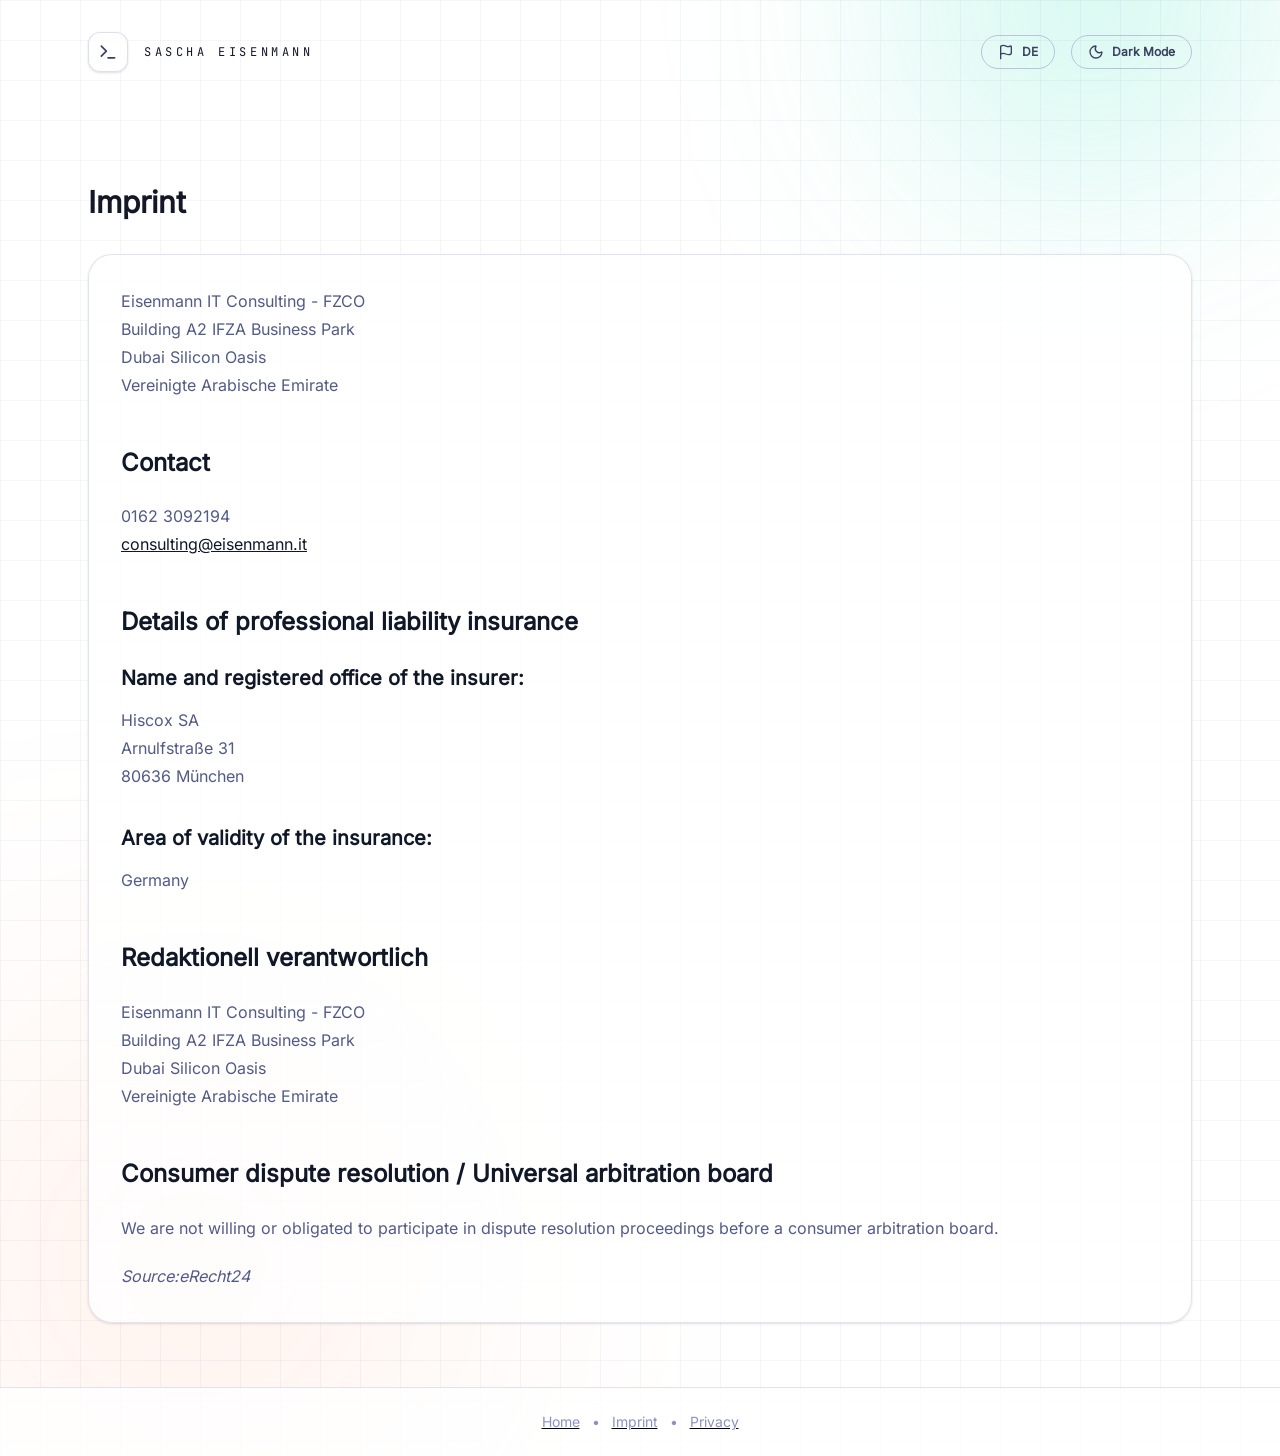
<file: imprint/index.html>
<!DOCTYPE html><html lang="en-GB"><head><meta charSet="utf-8"/><meta name="viewport" content="width=device-width, initial-scale=1, shrink-to-fit=no"/><meta http-equiv="x-ua-compatible" content="ie=edge"/><meta name="generator" content="Gatsby 5.16.1"/><title data-react-helmet="true">Imprint</title><style data-href="/styles.9e360c535fa2da1e66e3.css" data-identity="gatsby-global-css">:host,:root{--fa-font-solid:normal 900 1em/1 "Font Awesome 6 Free";--fa-font-regular:normal 400 1em/1 "Font Awesome 6 Free";--fa-font-light:normal 300 1em/1 "Font Awesome 6 Pro";--fa-font-thin:normal 100 1em/1 "Font Awesome 6 Pro";--fa-font-duotone:normal 900 1em/1 "Font Awesome 6 Duotone";--fa-font-duotone-regular:normal 400 1em/1 "Font Awesome 6 Duotone";--fa-font-duotone-light:normal 300 1em/1 "Font Awesome 6 Duotone";--fa-font-duotone-thin:normal 100 1em/1 "Font Awesome 6 Duotone";--fa-font-brands:normal 400 1em/1 "Font Awesome 6 Brands";--fa-font-sharp-solid:normal 900 1em/1 "Font Awesome 6 Sharp";--fa-font-sharp-regular:normal 400 1em/1 "Font Awesome 6 Sharp";--fa-font-sharp-light:normal 300 1em/1 "Font Awesome 6 Sharp";--fa-font-sharp-thin:normal 100 1em/1 "Font Awesome 6 Sharp";--fa-font-sharp-duotone-solid:normal 900 1em/1 "Font Awesome 6 Sharp Duotone";--fa-font-sharp-duotone-regular:normal 400 1em/1 "Font Awesome 6 Sharp Duotone";--fa-font-sharp-duotone-light:normal 300 1em/1 "Font Awesome 6 Sharp Duotone";--fa-font-sharp-duotone-thin:normal 100 1em/1 "Font Awesome 6 Sharp Duotone"}svg.svg-inline--fa:not(:host),svg.svg-inline--fa:not(:root){box-sizing:content-box;overflow:visible}.svg-inline--fa{display:var(--fa-display,inline-block);height:1em;overflow:visible;vertical-align:-.125em}.svg-inline--fa.fa-2xs{vertical-align:.1em}.svg-inline--fa.fa-xs{vertical-align:0}.svg-inline--fa.fa-sm{vertical-align:-.07143em}.svg-inline--fa.fa-lg{vertical-align:-.2em}.svg-inline--fa.fa-xl{vertical-align:-.25em}.svg-inline--fa.fa-2xl{vertical-align:-.3125em}.svg-inline--fa.fa-pull-left{margin-right:var(--fa-pull-margin,.3em);width:auto}.svg-inline--fa.fa-pull-right{margin-left:var(--fa-pull-margin,.3em);width:auto}.svg-inline--fa.fa-li{top:.25em;width:var(--fa-li-width,2em)}.svg-inline--fa.fa-fw{width:var(--fa-fw-width,1.25em)}.fa-layers svg.svg-inline--fa{bottom:0;left:0;margin:auto;position:absolute;right:0;top:0}.fa-layers-counter,.fa-layers-text{display:inline-block;position:absolute;text-align:center}.fa-layers{display:inline-block;height:1em;position:relative;text-align:center;vertical-align:-.125em;width:1em}.fa-layers svg.svg-inline--fa{transform-origin:center center}.fa-layers-text{left:50%;top:50%;transform:translate(-50%,-50%);transform-origin:center center}.fa-layers-counter{background-color:var(--fa-counter-background-color,#ff253a);border-radius:var(--fa-counter-border-radius,1em);box-sizing:border-box;color:var(--fa-inverse,#fff);line-height:var(--fa-counter-line-height,1);max-width:var(--fa-counter-max-width,5em);min-width:var(--fa-counter-min-width,1.5em);overflow:hidden;padding:var(--fa-counter-padding,.25em .5em);right:var(--fa-right,0);text-overflow:ellipsis;top:var(--fa-top,0);transform:scale(var(--fa-counter-scale,.25));transform-origin:top right}.fa-layers-bottom-right{bottom:var(--fa-bottom,0);right:var(--fa-right,0);top:auto;transform:scale(var(--fa-layers-scale,.25));transform-origin:bottom right}.fa-layers-bottom-left{bottom:var(--fa-bottom,0);left:var(--fa-left,0);right:auto;top:auto;transform:scale(var(--fa-layers-scale,.25));transform-origin:bottom left}.fa-layers-top-right{right:var(--fa-right,0);top:var(--fa-top,0);transform:scale(var(--fa-layers-scale,.25));transform-origin:top right}.fa-layers-top-left{left:var(--fa-left,0);right:auto;top:var(--fa-top,0);transform:scale(var(--fa-layers-scale,.25));transform-origin:top left}.fa-1x{font-size:1em}.fa-2x{font-size:2em}.fa-3x{font-size:3em}.fa-4x{font-size:4em}.fa-5x{font-size:5em}.fa-6x{font-size:6em}.fa-7x{font-size:7em}.fa-8x{font-size:8em}.fa-9x{font-size:9em}.fa-10x{font-size:10em}.fa-2xs{font-size:.625em;line-height:.1em;vertical-align:.225em}.fa-xs{font-size:.75em;line-height:.08333em;vertical-align:.125em}.fa-sm{font-size:.875em;line-height:.07143em;vertical-align:.05357em}.fa-lg{font-size:1.25em;line-height:.05em;vertical-align:-.075em}.fa-xl{font-size:1.5em;line-height:.04167em;vertical-align:-.125em}.fa-2xl{font-size:2em;line-height:.03125em;vertical-align:-.1875em}.fa-fw{text-align:center;width:1.25em}.fa-ul{list-style-type:none;margin-left:var(--fa-li-margin,2.5em);padding-left:0}.fa-ul>li{position:relative}.fa-li{left:calc(var(--fa-li-width, 2em)*-1);line-height:inherit;position:absolute;text-align:center;width:var(--fa-li-width,2em)}.fa-border{border-color:var(--fa-border-color,#eee);border-radius:var(--fa-border-radius,.1em);border-style:var(--fa-border-style,solid);border-width:var(--fa-border-width,.08em);padding:var(--fa-border-padding,.2em .25em .15em)}.fa-pull-left{float:left;margin-right:var(--fa-pull-margin,.3em)}.fa-pull-right{float:right;margin-left:var(--fa-pull-margin,.3em)}.fa-beat{animation-delay:var(--fa-animation-delay,0s);animation-direction:var(--fa-animation-direction,normal);animation-duration:var(--fa-animation-duration,1s);animation-iteration-count:var(--fa-animation-iteration-count,infinite);animation-name:fa-beat;animation-timing-function:var(--fa-animation-timing,ease-in-out)}.fa-bounce{animation-delay:var(--fa-animation-delay,0s);animation-direction:var(--fa-animation-direction,normal);animation-duration:var(--fa-animation-duration,1s);animation-iteration-count:var(--fa-animation-iteration-count,infinite);animation-name:fa-bounce;animation-timing-function:var(--fa-animation-timing,cubic-bezier(.28,.84,.42,1))}.fa-fade{animation-iteration-count:var(--fa-animation-iteration-count,infinite);animation-name:fa-fade;animation-timing-function:var(--fa-animation-timing,cubic-bezier(.4,0,.6,1))}.fa-beat-fade,.fa-fade{animation-delay:var(--fa-animation-delay,0s);animation-direction:var(--fa-animation-direction,normal);animation-duration:var(--fa-animation-duration,1s)}.fa-beat-fade{animation-iteration-count:var(--fa-animation-iteration-count,infinite);animation-name:fa-beat-fade;animation-timing-function:var(--fa-animation-timing,cubic-bezier(.4,0,.6,1))}.fa-flip{animation-delay:var(--fa-animation-delay,0s);animation-direction:var(--fa-animation-direction,normal);animation-duration:var(--fa-animation-duration,1s);animation-iteration-count:var(--fa-animation-iteration-count,infinite);animation-name:fa-flip;animation-timing-function:var(--fa-animation-timing,ease-in-out)}.fa-shake{animation-duration:var(--fa-animation-duration,1s);animation-iteration-count:var(--fa-animation-iteration-count,infinite);animation-name:fa-shake;animation-timing-function:var(--fa-animation-timing,linear)}.fa-shake,.fa-spin{animation-delay:var(--fa-animation-delay,0s);animation-direction:var(--fa-animation-direction,normal)}.fa-spin{animation-duration:var(--fa-animation-duration,2s);animation-iteration-count:var(--fa-animation-iteration-count,infinite);animation-name:fa-spin;animation-timing-function:var(--fa-animation-timing,linear)}.fa-spin-reverse{--fa-animation-direction:reverse}.fa-pulse,.fa-spin-pulse{animation-direction:var(--fa-animation-direction,normal);animation-duration:var(--fa-animation-duration,1s);animation-iteration-count:var(--fa-animation-iteration-count,infinite);animation-name:fa-spin;animation-timing-function:var(--fa-animation-timing,steps(8))}@media (prefers-reduced-motion:reduce){.fa-beat,.fa-beat-fade,.fa-bounce,.fa-fade,.fa-flip,.fa-pulse,.fa-shake,.fa-spin,.fa-spin-pulse{animation-delay:-1ms;animation-duration:1ms;animation-iteration-count:1;transition-delay:0s;transition-duration:0s}}@keyframes fa-beat{0%,90%{transform:scale(1)}45%{transform:scale(var(--fa-beat-scale,1.25))}}@keyframes fa-bounce{0%{transform:scale(1) translateY(0)}10%{transform:scale(var(--fa-bounce-start-scale-x,1.1),var(--fa-bounce-start-scale-y,.9)) translateY(0)}30%{transform:scale(var(--fa-bounce-jump-scale-x,.9),var(--fa-bounce-jump-scale-y,1.1)) translateY(var(--fa-bounce-height,-.5em))}50%{transform:scale(var(--fa-bounce-land-scale-x,1.05),var(--fa-bounce-land-scale-y,.95)) translateY(0)}57%{transform:scale(1) translateY(var(--fa-bounce-rebound,-.125em))}64%{transform:scale(1) translateY(0)}to{transform:scale(1) translateY(0)}}@keyframes fa-fade{50%{opacity:var(--fa-fade-opacity,.4)}}@keyframes fa-beat-fade{0%,to{opacity:var(--fa-beat-fade-opacity,.4);transform:scale(1)}50%{opacity:1;transform:scale(var(--fa-beat-fade-scale,1.125))}}@keyframes fa-flip{50%{transform:rotate3d(var(--fa-flip-x,0),var(--fa-flip-y,1),var(--fa-flip-z,0),var(--fa-flip-angle,-180deg))}}@keyframes fa-shake{0%{transform:rotate(-15deg)}4%{transform:rotate(15deg)}24%,8%{transform:rotate(-18deg)}12%,28%{transform:rotate(18deg)}16%{transform:rotate(-22deg)}20%{transform:rotate(22deg)}32%{transform:rotate(-12deg)}36%{transform:rotate(12deg)}40%,to{transform:rotate(0deg)}}@keyframes fa-spin{0%{transform:rotate(0deg)}to{transform:rotate(1turn)}}.fa-rotate-90{transform:rotate(90deg)}.fa-rotate-180{transform:rotate(180deg)}.fa-rotate-270{transform:rotate(270deg)}.fa-flip-horizontal{transform:scaleX(-1)}.fa-flip-vertical{transform:scaleY(-1)}.fa-flip-both,.fa-flip-horizontal.fa-flip-vertical{transform:scale(-1)}.fa-rotate-by{transform:rotate(var(--fa-rotate-angle,0))}.fa-stack{display:inline-block;height:2em;position:relative;vertical-align:middle;width:2.5em}.fa-stack-1x,.fa-stack-2x{bottom:0;left:0;margin:auto;position:absolute;right:0;top:0;z-index:var(--fa-stack-z-index,auto)}.svg-inline--fa.fa-stack-1x{height:1em;width:1.25em}.svg-inline--fa.fa-stack-2x{height:2em;width:2.5em}.fa-inverse{color:var(--fa-inverse,#fff)}.fa-sr-only,.fa-sr-only-focusable:not(:focus),.sr-only,.sr-only-focusable:not(:focus){clip:rect(0,0,0,0);border-width:0;height:1px;margin:-1px;overflow:hidden;padding:0;position:absolute;white-space:nowrap;width:1px}.svg-inline--fa .fa-primary{fill:var(--fa-primary-color,currentColor);opacity:var(--fa-primary-opacity,1)}.svg-inline--fa .fa-secondary{fill:var(--fa-secondary-color,currentColor)}.svg-inline--fa .fa-secondary,.svg-inline--fa.fa-swap-opacity .fa-primary{opacity:var(--fa-secondary-opacity,.4)}.svg-inline--fa.fa-swap-opacity .fa-secondary{opacity:var(--fa-primary-opacity,1)}.svg-inline--fa mask .fa-primary,.svg-inline--fa mask .fa-secondary{fill:#000}

/*! tailwindcss v4.1.18 | MIT License | https://tailwindcss.com */@layer properties{@supports ((-webkit-hyphens:none) and (not (margin-trim:inline))) or ((-moz-orient:inline) and (not (color:rgb(from red r g b)))){*,::backdrop,:after,:before{--tw-translate-x:0;--tw-translate-y:0;--tw-translate-z:0;--tw-rotate-x:initial;--tw-rotate-y:initial;--tw-rotate-z:initial;--tw-skew-x:initial;--tw-skew-y:initial;--tw-space-y-reverse:0;--tw-border-style:solid;--tw-leading:initial;--tw-font-weight:initial;--tw-tracking:initial;--tw-shadow:0 0 #0000;--tw-shadow-color:initial;--tw-shadow-alpha:100%;--tw-inset-shadow:0 0 #0000;--tw-inset-shadow-color:initial;--tw-inset-shadow-alpha:100%;--tw-ring-color:initial;--tw-ring-shadow:0 0 #0000;--tw-inset-ring-color:initial;--tw-inset-ring-shadow:0 0 #0000;--tw-ring-inset:initial;--tw-ring-offset-width:0px;--tw-ring-offset-color:#fff;--tw-ring-offset-shadow:0 0 #0000;--tw-outline-style:solid;--tw-blur:initial;--tw-brightness:initial;--tw-contrast:initial;--tw-grayscale:initial;--tw-hue-rotate:initial;--tw-invert:initial;--tw-opacity:initial;--tw-saturate:initial;--tw-sepia:initial;--tw-drop-shadow:initial;--tw-drop-shadow-color:initial;--tw-drop-shadow-alpha:100%;--tw-drop-shadow-size:initial;--tw-backdrop-blur:initial;--tw-backdrop-brightness:initial;--tw-backdrop-contrast:initial;--tw-backdrop-grayscale:initial;--tw-backdrop-hue-rotate:initial;--tw-backdrop-invert:initial;--tw-backdrop-opacity:initial;--tw-backdrop-saturate:initial;--tw-backdrop-sepia:initial;--tw-duration:initial;--tw-ease:initial}}}@layer base{*,::backdrop,:after,:before{border:0 solid;box-sizing:border-box;margin:0;padding:0}::file-selector-button{border:0 solid;box-sizing:border-box;margin:0;padding:0}:host,html{-webkit-text-size-adjust:100%;font-feature-settings:var(--default-font-feature-settings,normal);-webkit-tap-highlight-color:transparent;font-family:var(--default-font-family,ui-sans-serif,system-ui,sans-serif,"Apple Color Emoji","Segoe UI Emoji","Segoe UI Symbol","Noto Color Emoji");font-variation-settings:var(--default-font-variation-settings,normal);line-height:1.5;-moz-tab-size:4;-o-tab-size:4;tab-size:4}hr{border-top-width:1px;color:inherit;height:0}abbr:where([title]){-webkit-text-decoration:underline dotted;text-decoration:underline dotted}h1,h2,h3,h4,h5,h6{font-size:inherit;font-weight:inherit}a{color:inherit;-webkit-text-decoration:inherit;text-decoration:inherit}b,strong{font-weight:bolder}code,kbd,pre,samp{font-feature-settings:var(--default-mono-font-feature-settings,normal);font-family:var(--default-mono-font-family,ui-monospace,SFMono-Regular,Menlo,Monaco,Consolas,"Liberation Mono","Courier New",monospace);font-size:1em;font-variation-settings:var(--default-mono-font-variation-settings,normal)}small{font-size:80%}sub,sup{font-size:75%;line-height:0;position:relative;vertical-align:baseline}sub{bottom:-.25em}sup{top:-.5em}table{border-collapse:collapse;border-color:inherit;text-indent:0}:-moz-focusring{outline:auto}progress{vertical-align:baseline}summary{display:list-item}menu,ol,ul{list-style:none}audio,canvas,embed,iframe,img,object,svg,video{display:block;vertical-align:middle}img,video{height:auto;max-width:100%}button,input,optgroup,select,textarea{font-feature-settings:inherit;background-color:#0000;border-radius:0;color:inherit;font:inherit;font-variation-settings:inherit;letter-spacing:inherit;opacity:1}::file-selector-button{font-feature-settings:inherit;background-color:#0000;border-radius:0;color:inherit;font:inherit;font-variation-settings:inherit;letter-spacing:inherit;opacity:1}:where(select:is([multiple],[size])) optgroup{font-weight:bolder}:where(select:is([multiple],[size])) optgroup option{padding-inline-start:20px}::file-selector-button{margin-inline-end:4px}::-moz-placeholder{opacity:1}::placeholder{opacity:1}@supports (not (-webkit-appearance:-apple-pay-button)) or (contain-intrinsic-size:1px){::-moz-placeholder{color:currentColor}::placeholder{color:currentColor}@supports (color:color-mix(in lab,red,red)){::-moz-placeholder{color:color-mix(in oklab,currentcolor 50%,transparent)}::placeholder{color:color-mix(in oklab,currentcolor 50%,transparent)}}}textarea{resize:vertical}::-webkit-search-decoration{-webkit-appearance:none}::-webkit-date-and-time-value{min-height:1lh;text-align:inherit}::-webkit-datetime-edit{display:inline-flex}::-webkit-datetime-edit-fields-wrapper{padding:0}::-webkit-datetime-edit,::-webkit-datetime-edit-year-field{padding-block:0}::-webkit-datetime-edit-day-field,::-webkit-datetime-edit-month-field{padding-block:0}::-webkit-datetime-edit-hour-field,::-webkit-datetime-edit-minute-field{padding-block:0}::-webkit-datetime-edit-millisecond-field,::-webkit-datetime-edit-second-field{padding-block:0}::-webkit-datetime-edit-meridiem-field{padding-block:0}::-webkit-calendar-picker-indicator{line-height:1}:-moz-ui-invalid{box-shadow:none}button,input:where([type=button],[type=reset],[type=submit]){-webkit-appearance:button;-moz-appearance:button;appearance:button}::file-selector-button{-webkit-appearance:button;-moz-appearance:button;appearance:button}::-webkit-inner-spin-button,::-webkit-outer-spin-button{height:auto}[hidden]:where(:not([hidden=until-found])){display:none!important}}@font-face{font-display:swap;font-family:IBM Plex Sans;font-style:normal;font-weight:400;src:url(/static/ibm-plex-sans-cyrillic-ext-400-normal-c7f19d6795be43c1647b4b5d3cc0953d.woff2)format("woff2"),url(/static/ibm-plex-sans-cyrillic-ext-400-normal-5b7e59c2b55016b4395610dc67a089a5.woff)format("woff");unicode-range:u+460-52f,u+1c80-1c8a,u+20b4,u+2de0-2dff,u+a640-a69f,u+fe2e-fe2f}@font-face{font-display:swap;font-family:IBM Plex Sans;font-style:normal;font-weight:400;src:url(/static/ibm-plex-sans-cyrillic-400-normal-f55992bec61fac647a43812753fdf6db.woff2)format("woff2"),url(/static/ibm-plex-sans-cyrillic-400-normal-c4aae3aa3c88327f34ffad0985107e06.woff)format("woff");unicode-range:u+301,u+400-45f,u+490-491,u+4b0-4b1,u+2116}@font-face{font-display:swap;font-family:IBM Plex Sans;font-style:normal;font-weight:400;src:url([data-uri])format("woff2"),url([data-uri])format("woff");unicode-range:u+370-377,u+37a-37f,u+384-38a,u+38c,u+38e-3a1,u+3a3-3ff}@font-face{font-display:swap;font-family:IBM Plex Sans;font-style:normal;font-weight:400;src:url([data-uri])format("woff2"),url([data-uri])format("woff");unicode-range:u+102-103,u+110-111,u+128-129,u+168-169,u+1a0-1a1,u+1af-1b0,u+300-301,u+303-304,u+308-309,u+323,u+329,u+1ea0-1ef9,u+20ab}@font-face{font-display:swap;font-family:IBM Plex Sans;font-style:normal;font-weight:400;src:url(/static/ibm-plex-sans-latin-ext-400-normal-11781b13e59d30facc4078291d0b62d2.woff2)format("woff2"),url(/static/ibm-plex-sans-latin-ext-400-normal-24d83b525f192cb3d1ca99619fd54f18.woff)format("woff");unicode-range:u+100-2ba,u+2bd-2c5,u+2c7-2cc,u+2ce-2d7,u+2dd-2ff,u+304,u+308,u+329,u+1d00-1dbf,u+1e00-1e9f,u+1ef2-1eff,u+2020,u+20a0-20ab,u+20ad-20c0,u+2113,u+2c60-2c7f,u+a720-a7ff}@font-face{font-display:swap;font-family:IBM Plex Sans;font-style:normal;font-weight:400;src:url(/static/ibm-plex-sans-latin-400-normal-3160b5c6767eb4c69c785b2b20ddf21a.woff2)format("woff2"),url(/static/ibm-plex-sans-latin-400-normal-65b2eda743bf1110347695ef0f76f829.woff)format("woff");unicode-range:u+??,u+131,u+152-153,u+2bb-2bc,u+2c6,u+2da,u+2dc,u+304,u+308,u+329,u+2000-206f,u+20ac,u+2122,u+2191,u+2193,u+2212,u+2215,u+feff,u+fffd}@font-face{font-display:swap;font-family:Inter;font-style:normal;font-weight:400;src:url(/static/inter-cyrillic-ext-400-normal-39fbf8d2c4abc46f721fd13d25f218b6.woff2)format("woff2"),url(/static/inter-cyrillic-ext-400-normal-818b84180553acc613f3384f97852cea.woff)format("woff");unicode-range:u+460-52f,u+1c80-1c8a,u+20b4,u+2de0-2dff,u+a640-a69f,u+fe2e-fe2f}@font-face{font-display:swap;font-family:Inter;font-style:normal;font-weight:400;src:url([data-uri])format("woff2"),url([data-uri])format("woff");unicode-range:u+301,u+400-45f,u+490-491,u+4b0-4b1,u+2116}@font-face{font-display:swap;font-family:Inter;font-style:normal;font-weight:400;src:url([data-uri])format("woff2"),url([data-uri])format("woff");unicode-range:u+1f??}@font-face{font-display:swap;font-family:Inter;font-style:normal;font-weight:400;src:url([data-uri])format("woff2"),url([data-uri])format("woff");unicode-range:u+370-377,u+37a-37f,u+384-38a,u+38c,u+38e-3a1,u+3a3-3ff}@font-face{font-display:swap;font-family:Inter;font-style:normal;font-weight:400;src:url([data-uri])format("woff2"),url([data-uri])format("woff");unicode-range:u+102-103,u+110-111,u+128-129,u+168-169,u+1a0-1a1,u+1af-1b0,u+300-301,u+303-304,u+308-309,u+323,u+329,u+1ea0-1ef9,u+20ab}@font-face{font-display:swap;font-family:Inter;font-style:normal;font-weight:400;src:url(/static/inter-latin-ext-400-normal-210fb826cb25acbd4094094e2ba72036.woff2)format("woff2"),url(/static/inter-latin-ext-400-normal-c616205185f0d3677df92ca67265336b.woff)format("woff");unicode-range:u+100-2ba,u+2bd-2c5,u+2c7-2cc,u+2ce-2d7,u+2dd-2ff,u+304,u+308,u+329,u+1d00-1dbf,u+1e00-1e9f,u+1ef2-1eff,u+2020,u+20a0-20ab,u+20ad-20c0,u+2113,u+2c60-2c7f,u+a720-a7ff}@font-face{font-display:swap;font-family:Inter;font-style:normal;font-weight:400;src:url(/static/inter-latin-400-normal-eca1e21531598d5db58f56b3ba23a8cc.woff2)format("woff2"),url(/static/inter-latin-400-normal-2ea1079c0069eb040a52a7830ffa0114.woff)format("woff");unicode-range:u+??,u+131,u+152-153,u+2bb-2bc,u+2c6,u+2da,u+2dc,u+304,u+308,u+329,u+2000-206f,u+20ac,u+2122,u+2191,u+2193,u+2212,u+2215,u+feff,u+fffd}@font-face{font-display:swap;font-family:JetBrains Mono;font-style:normal;font-weight:400;src:url([data-uri])format("woff2"),url([data-uri])format("woff");unicode-range:u+460-52f,u+1c80-1c8a,u+20b4,u+2de0-2dff,u+a640-a69f,u+fe2e-fe2f}@font-face{font-display:swap;font-family:JetBrains Mono;font-style:normal;font-weight:400;src:url([data-uri])format("woff2"),url([data-uri])format("woff");unicode-range:u+301,u+400-45f,u+490-491,u+4b0-4b1,u+2116}@font-face{font-display:swap;font-family:JetBrains Mono;font-style:normal;font-weight:400;src:url([data-uri])format("woff2"),url([data-uri])format("woff");unicode-range:u+370-377,u+37a-37f,u+384-38a,u+38c,u+38e-3a1,u+3a3-3ff}@font-face{font-display:swap;font-family:JetBrains Mono;font-style:normal;font-weight:400;src:url([data-uri])format("woff2"),url([data-uri])format("woff");unicode-range:u+102-103,u+110-111,u+128-129,u+168-169,u+1a0-1a1,u+1af-1b0,u+300-301,u+303-304,u+308-309,u+323,u+329,u+1ea0-1ef9,u+20ab}@font-face{font-display:swap;font-family:JetBrains Mono;font-style:normal;font-weight:400;src:url([data-uri])format("woff2"),url(/static/jetbrains-mono-latin-ext-400-normal-dfdc51c009ca3dea7613b2ff11d70b71.woff)format("woff");unicode-range:u+100-2ba,u+2bd-2c5,u+2c7-2cc,u+2ce-2d7,u+2dd-2ff,u+304,u+308,u+329,u+1d00-1dbf,u+1e00-1e9f,u+1ef2-1eff,u+2020,u+20a0-20ab,u+20ad-20c0,u+2113,u+2c60-2c7f,u+a720-a7ff}@font-face{font-display:swap;font-family:JetBrains Mono;font-style:normal;font-weight:400;src:url(/static/jetbrains-mono-latin-400-normal-d04352f240062b100fba0eff7f328200.woff2)format("woff2"),url(/static/jetbrains-mono-latin-400-normal-1fef352a4021940e309a0cc0794be0f8.woff)format("woff");unicode-range:u+??,u+131,u+152-153,u+2bb-2bc,u+2c6,u+2da,u+2dc,u+304,u+308,u+329,u+2000-206f,u+20ac,u+2122,u+2191,u+2193,u+2212,u+2215,u+feff,u+fffd}@layer theme{:host,:root{--font-sans:"Inter",ui-sans-serif,system-ui;--font-mono:"JetBrains Mono",ui-monospace,SFMono-Regular;--color-white:#fff;--spacing:.25rem;--container-6xl:72rem;--text-xs:.75rem;--text-xs--line-height:1.33333;--text-sm:.875rem;--text-sm--line-height:1.42857;--text-base:1rem;--text-base--line-height:1.5;--text-lg:1.125rem;--text-lg--line-height:1.55556;--text-xl:1.25rem;--text-xl--line-height:1.4;--text-2xl:1.5rem;--text-2xl--line-height:1.33333;--text-3xl:1.875rem;--text-3xl--line-height:1.2;--text-4xl:2.25rem;--text-4xl--line-height:1.11111;--text-6xl:3.75rem;--text-6xl--line-height:1;--font-weight-semibold:600;--leading-tight:1.25;--radius-xl:.75rem;--radius-2xl:1rem;--radius-3xl:1.5rem;--ease-in-out:cubic-bezier(.4,0,.2,1);--default-transition-duration:.15s;--default-transition-timing-function:cubic-bezier(.4,0,.2,1);--default-font-family:var(--font-sans);--default-mono-font-family:var(--font-mono);--color-ink-50:#f7f7fb;--color-ink-100:#ececf6;--color-ink-200:#cfd0e7;--color-ink-300:#b1b5d6;--color-ink-400:#8a92c2;--color-ink-600:#525b86;--color-ink-700:#3b4261;--color-ink-800:#262a3f;--color-ink-900:#141726;--color-neon-500:#20d9b0;--color-ember-500:#ff7a42}}@layer components;@layer utilities{.pointer-events-none{pointer-events:none}.absolute{position:absolute}.relative{position:relative}.-inset-2{inset:calc(var(--spacing)*-2)}.inset-0{inset:calc(var(--spacing)*0)}.-top-48{top:calc(var(--spacing)*-48)}.right-0{right:calc(var(--spacing)*0)}.bottom-0{bottom:calc(var(--spacing)*0)}.left-0{left:calc(var(--spacing)*0)}.z-10{z-index:10}.mx-auto{margin-inline:auto}.prose{color:var(--tw-prose-body);max-width:65ch}.prose :where(p):not(:where([class~=not-prose],[class~=not-prose] *)){margin-bottom:1.25em;margin-top:1.25em}.prose :where([class~=lead]):not(:where([class~=not-prose],[class~=not-prose] *)){color:var(--tw-prose-lead);font-size:1.25em;line-height:1.6;margin-bottom:1.2em;margin-top:1.2em}.prose :where(a):not(:where([class~=not-prose],[class~=not-prose] *)){color:var(--tw-prose-links);font-weight:500;text-decoration:underline}.prose :where(strong):not(:where([class~=not-prose],[class~=not-prose] *)){color:var(--tw-prose-bold);font-weight:600}.prose :where(a strong):not(:where([class~=not-prose],[class~=not-prose] *)),.prose :where(blockquote strong):not(:where([class~=not-prose],[class~=not-prose] *)),.prose :where(thead th strong):not(:where([class~=not-prose],[class~=not-prose] *)){color:inherit}.prose :where(ol):not(:where([class~=not-prose],[class~=not-prose] *)){list-style-type:decimal;margin-bottom:1.25em;margin-top:1.25em;padding-inline-start:1.625em}.prose :where(ol[type=A]):not(:where([class~=not-prose],[class~=not-prose] *)){list-style-type:upper-alpha}.prose :where(ol[type=a]):not(:where([class~=not-prose],[class~=not-prose] *)){list-style-type:lower-alpha}.prose :where(ol[type=A s]):not(:where([class~=not-prose],[class~=not-prose] *)){list-style-type:upper-alpha}.prose :where(ol[type=a s]):not(:where([class~=not-prose],[class~=not-prose] *)){list-style-type:lower-alpha}.prose :where(ol[type=I]):not(:where([class~=not-prose],[class~=not-prose] *)){list-style-type:upper-roman}.prose :where(ol[type=i]):not(:where([class~=not-prose],[class~=not-prose] *)){list-style-type:lower-roman}.prose :where(ol[type=I s]):not(:where([class~=not-prose],[class~=not-prose] *)){list-style-type:upper-roman}.prose :where(ol[type=i s]):not(:where([class~=not-prose],[class~=not-prose] *)){list-style-type:lower-roman}.prose :where(ol[type="1"]):not(:where([class~=not-prose],[class~=not-prose] *)){list-style-type:decimal}.prose :where(ul):not(:where([class~=not-prose],[class~=not-prose] *)){list-style-type:disc;margin-bottom:1.25em;margin-top:1.25em;padding-inline-start:1.625em}.prose :where(ol>li):not(:where([class~=not-prose],[class~=not-prose] *))::marker{color:var(--tw-prose-counters);font-weight:400}.prose :where(ul>li):not(:where([class~=not-prose],[class~=not-prose] *))::marker{color:var(--tw-prose-bullets)}.prose :where(dt):not(:where([class~=not-prose],[class~=not-prose] *)){color:var(--tw-prose-headings);font-weight:600;margin-top:1.25em}.prose :where(hr):not(:where([class~=not-prose],[class~=not-prose] *)){border-color:var(--tw-prose-hr);border-top-width:1px;margin-bottom:3em;margin-top:3em}.prose :where(blockquote):not(:where([class~=not-prose],[class~=not-prose] *)){border-inline-start-color:var(--tw-prose-quote-borders);border-inline-start-width:.25rem;color:var(--tw-prose-quotes);font-style:italic;font-weight:500;margin-bottom:1.6em;margin-top:1.6em;padding-inline-start:1em;quotes:"“""”""‘""’"}.prose :where(blockquote p:first-of-type):not(:where([class~=not-prose],[class~=not-prose] *)):before{content:open-quote}.prose :where(blockquote p:last-of-type):not(:where([class~=not-prose],[class~=not-prose] *)):after{content:close-quote}.prose :where(h1):not(:where([class~=not-prose],[class~=not-prose] *)){color:var(--tw-prose-headings);font-size:2.25em;font-weight:800;line-height:1.11111;margin-bottom:.888889em;margin-top:0}.prose :where(h1 strong):not(:where([class~=not-prose],[class~=not-prose] *)){color:inherit;font-weight:900}.prose :where(h2):not(:where([class~=not-prose],[class~=not-prose] *)){color:var(--tw-prose-headings);font-size:1.5em;font-weight:700;line-height:1.33333;margin-bottom:1em;margin-top:2em}.prose :where(h2 strong):not(:where([class~=not-prose],[class~=not-prose] *)){color:inherit;font-weight:800}.prose :where(h3):not(:where([class~=not-prose],[class~=not-prose] *)){color:var(--tw-prose-headings);font-size:1.25em;font-weight:600;line-height:1.6;margin-bottom:.6em;margin-top:1.6em}.prose :where(h3 strong):not(:where([class~=not-prose],[class~=not-prose] *)){color:inherit;font-weight:700}.prose :where(h4):not(:where([class~=not-prose],[class~=not-prose] *)){color:var(--tw-prose-headings);font-weight:600;line-height:1.5;margin-bottom:.5em;margin-top:1.5em}.prose :where(h4 strong):not(:where([class~=not-prose],[class~=not-prose] *)){color:inherit;font-weight:700}.prose :where(img):not(:where([class~=not-prose],[class~=not-prose] *)){margin-bottom:2em;margin-top:2em}.prose :where(picture):not(:where([class~=not-prose],[class~=not-prose] *)){display:block;margin-bottom:2em;margin-top:2em}.prose :where(video):not(:where([class~=not-prose],[class~=not-prose] *)){margin-bottom:2em;margin-top:2em}.prose :where(kbd):not(:where([class~=not-prose],[class~=not-prose] *)){border-radius:.3125rem;box-shadow:0 0 0 1px var(--tw-prose-kbd-shadows),0 3px 0 var(--tw-prose-kbd-shadows);color:var(--tw-prose-kbd);font-family:inherit;font-size:.875em;font-weight:500;padding-inline-end:.375em;padding-bottom:.1875em;padding-top:.1875em;padding-inline-start:.375em}.prose :where(code):not(:where([class~=not-prose],[class~=not-prose] *)){color:var(--tw-prose-code);font-size:.875em;font-weight:600}.prose :where(code):not(:where([class~=not-prose],[class~=not-prose] *)):after,.prose :where(code):not(:where([class~=not-prose],[class~=not-prose] *)):before{content:"`"}.prose :where(a code):not(:where([class~=not-prose],[class~=not-prose] *)),.prose :where(h1 code):not(:where([class~=not-prose],[class~=not-prose] *)){color:inherit}.prose :where(h2 code):not(:where([class~=not-prose],[class~=not-prose] *)){color:inherit;font-size:.875em}.prose :where(h3 code):not(:where([class~=not-prose],[class~=not-prose] *)){color:inherit;font-size:.9em}.prose :where(blockquote code):not(:where([class~=not-prose],[class~=not-prose] *)),.prose :where(h4 code):not(:where([class~=not-prose],[class~=not-prose] *)),.prose :where(thead th code):not(:where([class~=not-prose],[class~=not-prose] *)){color:inherit}.prose :where(pre):not(:where([class~=not-prose],[class~=not-prose] *)){background-color:var(--tw-prose-pre-bg);border-radius:.375rem;color:var(--tw-prose-pre-code);font-size:.875em;font-weight:400;line-height:1.71429;margin-bottom:1.71429em;margin-top:1.71429em;overflow-x:auto;padding-inline-end:1.14286em;padding-bottom:.857143em;padding-top:.857143em;padding-inline-start:1.14286em}.prose :where(pre code):not(:where([class~=not-prose],[class~=not-prose] *)){background-color:#0000;border-radius:0;border-width:0;color:inherit;font-family:inherit;font-size:inherit;font-weight:inherit;line-height:inherit;padding:0}.prose :where(pre code):not(:where([class~=not-prose],[class~=not-prose] *)):after,.prose :where(pre code):not(:where([class~=not-prose],[class~=not-prose] *)):before{content:none}.prose :where(table):not(:where([class~=not-prose],[class~=not-prose] *)){font-size:.875em;line-height:1.71429;margin-bottom:2em;margin-top:2em;table-layout:auto;width:100%}.prose :where(thead):not(:where([class~=not-prose],[class~=not-prose] *)){border-bottom-color:var(--tw-prose-th-borders);border-bottom-width:1px}.prose :where(thead th):not(:where([class~=not-prose],[class~=not-prose] *)){color:var(--tw-prose-headings);font-weight:600;padding-inline-end:.571429em;padding-bottom:.571429em;padding-inline-start:.571429em;vertical-align:bottom}.prose :where(tbody tr):not(:where([class~=not-prose],[class~=not-prose] *)){border-bottom-color:var(--tw-prose-td-borders);border-bottom-width:1px}.prose :where(tbody tr:last-child):not(:where([class~=not-prose],[class~=not-prose] *)){border-bottom-width:0}.prose :where(tbody td):not(:where([class~=not-prose],[class~=not-prose] *)){vertical-align:baseline}.prose :where(tfoot):not(:where([class~=not-prose],[class~=not-prose] *)){border-top-color:var(--tw-prose-th-borders);border-top-width:1px}.prose :where(tfoot td):not(:where([class~=not-prose],[class~=not-prose] *)){vertical-align:top}.prose :where(th,td):not(:where([class~=not-prose],[class~=not-prose] *)){text-align:start}.prose :where(figure>*):not(:where([class~=not-prose],[class~=not-prose] *)){margin-bottom:0;margin-top:0}.prose :where(figcaption):not(:where([class~=not-prose],[class~=not-prose] *)){color:var(--tw-prose-captions);font-size:.875em;line-height:1.42857;margin-top:.857143em}.prose{--tw-prose-body:oklch(37.3% .034 259.733);--tw-prose-headings:oklch(21% .034 264.665);--tw-prose-lead:oklch(44.6% .03 256.802);--tw-prose-links:oklch(21% .034 264.665);--tw-prose-bold:oklch(21% .034 264.665);--tw-prose-counters:oklch(55.1% .027 264.364);--tw-prose-bullets:oklch(87.2% .01 258.338);--tw-prose-hr:oklch(92.8% .006 264.531);--tw-prose-quotes:oklch(21% .034 264.665);--tw-prose-quote-borders:oklch(92.8% .006 264.531);--tw-prose-captions:oklch(55.1% .027 264.364);--tw-prose-kbd:oklch(21% .034 264.665);--tw-prose-kbd-shadows:oklab(21% -.00316127 -.0338527/.1);--tw-prose-code:oklch(21% .034 264.665);--tw-prose-pre-code:oklch(92.8% .006 264.531);--tw-prose-pre-bg:oklch(27.8% .033 256.848);--tw-prose-th-borders:oklch(87.2% .01 258.338);--tw-prose-td-borders:oklch(92.8% .006 264.531);--tw-prose-invert-body:oklch(87.2% .01 258.338);--tw-prose-invert-headings:#fff;--tw-prose-invert-lead:oklch(70.7% .022 261.325);--tw-prose-invert-links:#fff;--tw-prose-invert-bold:#fff;--tw-prose-invert-counters:oklch(70.7% .022 261.325);--tw-prose-invert-bullets:oklch(44.6% .03 256.802);--tw-prose-invert-hr:oklch(37.3% .034 259.733);--tw-prose-invert-quotes:oklch(96.7% .003 264.542);--tw-prose-invert-quote-borders:oklch(37.3% .034 259.733);--tw-prose-invert-captions:oklch(70.7% .022 261.325);--tw-prose-invert-kbd:#fff;--tw-prose-invert-kbd-shadows:#ffffff1a;--tw-prose-invert-code:#fff;--tw-prose-invert-pre-code:oklch(87.2% .01 258.338);--tw-prose-invert-pre-bg:#00000080;--tw-prose-invert-th-borders:oklch(44.6% .03 256.802);--tw-prose-invert-td-borders:oklch(37.3% .034 259.733);font-size:1rem;line-height:1.75}.prose :where(picture>img):not(:where([class~=not-prose],[class~=not-prose] *)){margin-bottom:0;margin-top:0}.prose :where(li):not(:where([class~=not-prose],[class~=not-prose] *)){margin-bottom:.5em;margin-top:.5em}.prose :where(ol>li):not(:where([class~=not-prose],[class~=not-prose] *)),.prose :where(ul>li):not(:where([class~=not-prose],[class~=not-prose] *)){padding-inline-start:.375em}.prose :where(.prose>ul>li p):not(:where([class~=not-prose],[class~=not-prose] *)){margin-bottom:.75em;margin-top:.75em}.prose :where(.prose>ul>li>p:first-child):not(:where([class~=not-prose],[class~=not-prose] *)){margin-top:1.25em}.prose :where(.prose>ul>li>p:last-child):not(:where([class~=not-prose],[class~=not-prose] *)){margin-bottom:1.25em}.prose :where(.prose>ol>li>p:first-child):not(:where([class~=not-prose],[class~=not-prose] *)){margin-top:1.25em}.prose :where(.prose>ol>li>p:last-child):not(:where([class~=not-prose],[class~=not-prose] *)){margin-bottom:1.25em}.prose :where(ul ul,ul ol,ol ul,ol ol):not(:where([class~=not-prose],[class~=not-prose] *)){margin-bottom:.75em;margin-top:.75em}.prose :where(dl):not(:where([class~=not-prose],[class~=not-prose] *)){margin-bottom:1.25em;margin-top:1.25em}.prose :where(dd):not(:where([class~=not-prose],[class~=not-prose] *)){margin-top:.5em;padding-inline-start:1.625em}.prose :where(h2+*):not(:where([class~=not-prose],[class~=not-prose] *)),.prose :where(h3+*):not(:where([class~=not-prose],[class~=not-prose] *)),.prose :where(h4+*):not(:where([class~=not-prose],[class~=not-prose] *)),.prose :where(hr+*):not(:where([class~=not-prose],[class~=not-prose] *)){margin-top:0}.prose :where(thead th:first-child):not(:where([class~=not-prose],[class~=not-prose] *)){padding-inline-start:0}.prose :where(thead th:last-child):not(:where([class~=not-prose],[class~=not-prose] *)){padding-inline-end:0}.prose :where(tbody td,tfoot td):not(:where([class~=not-prose],[class~=not-prose] *)){padding-inline-end:.571429em;padding-bottom:.571429em;padding-top:.571429em;padding-inline-start:.571429em}.prose :where(tbody td:first-child,tfoot td:first-child):not(:where([class~=not-prose],[class~=not-prose] *)){padding-inline-start:0}.prose :where(tbody td:last-child,tfoot td:last-child):not(:where([class~=not-prose],[class~=not-prose] *)){padding-inline-end:0}.prose :where(figure):not(:where([class~=not-prose],[class~=not-prose] *)){margin-bottom:2em;margin-top:2em}.prose :where(.prose>:first-child):not(:where([class~=not-prose],[class~=not-prose] *)){margin-top:0}.prose :where(.prose>:last-child):not(:where([class~=not-prose],[class~=not-prose] *)){margin-bottom:0}.mt-2{margin-top:calc(var(--spacing)*2)}.mt-3{margin-top:calc(var(--spacing)*3)}.mt-4{margin-top:calc(var(--spacing)*4)}.mt-5{margin-top:calc(var(--spacing)*5)}.mt-6{margin-top:calc(var(--spacing)*6)}.mt-10{margin-top:calc(var(--spacing)*10)}.mt-20{margin-top:calc(var(--spacing)*20)}.-ml-8{margin-left:calc(var(--spacing)*-8)}.ml-8{margin-left:calc(var(--spacing)*8)}.contents{display:contents}.flex{display:flex}.grid{display:grid}.hidden{display:none}.h-1\.5{height:calc(var(--spacing)*1.5)}.h-2{height:calc(var(--spacing)*2)}.h-4{height:calc(var(--spacing)*4)}.h-5{height:calc(var(--spacing)*5)}.h-6{height:calc(var(--spacing)*6)}.h-7{height:calc(var(--spacing)*7)}.h-10{height:calc(var(--spacing)*10)}.h-12{height:calc(var(--spacing)*12)}.h-14{height:calc(var(--spacing)*14)}.h-36{height:calc(var(--spacing)*36)}.h-96{height:calc(var(--spacing)*96)}.h-full{height:100%}.min-h-10{min-height:calc(var(--spacing)*10)}.min-h-screen{min-height:100vh}.w-1\.5{width:calc(var(--spacing)*1.5)}.w-2{width:calc(var(--spacing)*2)}.w-4{width:calc(var(--spacing)*4)}.w-5{width:calc(var(--spacing)*5)}.w-6{width:calc(var(--spacing)*6)}.w-7{width:calc(var(--spacing)*7)}.w-10{width:calc(var(--spacing)*10)}.w-14{width:calc(var(--spacing)*14)}.w-32{width:calc(var(--spacing)*32)}.w-36{width:calc(var(--spacing)*36)}.w-96{width:calc(var(--spacing)*96)}.w-full{width:100%}.w-px{width:1px}.max-w-6xl{max-width:var(--container-6xl)}.max-w-40{max-width:calc(var(--spacing)*40)}.max-w-none{max-width:none}.min-w-10{min-width:calc(var(--spacing)*10)}.flex-1{flex:1}.shrink-0{flex-shrink:0}.basis-2\/12{flex-basis:16.6667%}.-translate-x-\[8\.5px\]{--tw-translate-x:-8.5px}.-translate-x-\[8\.5px\],.translate-y-7{translate:var(--tw-translate-x)var(--tw-translate-y)}.translate-y-7{--tw-translate-y:calc(var(--spacing)*7)}.transform{transform:var(--tw-rotate-x,)var(--tw-rotate-y,)var(--tw-rotate-z,)var(--tw-skew-x,)var(--tw-skew-y,)}.cursor-pointer{cursor:pointer}.flex-col{flex-direction:column}.place-items-center{place-items:center}.items-start{align-items:flex-start}.gap-3{gap:calc(var(--spacing)*3)}.gap-6{gap:calc(var(--spacing)*6)}.gap-8{gap:calc(var(--spacing)*8)}.gap-12{gap:calc(var(--spacing)*12)}:where(.space-y-2>:not(:last-child)){--tw-space-y-reverse:0;margin-block-end:calc(var(--spacing)*2*(1 - var(--tw-space-y-reverse)));margin-block-start:calc(var(--spacing)*2*var(--tw-space-y-reverse))}:where(.space-y-4>:not(:last-child)){--tw-space-y-reverse:0;margin-block-end:calc(var(--spacing)*4*(1 - var(--tw-space-y-reverse)));margin-block-start:calc(var(--spacing)*4*var(--tw-space-y-reverse))}:where(.space-y-16>:not(:last-child)){--tw-space-y-reverse:0;margin-block-end:calc(var(--spacing)*16*(1 - var(--tw-space-y-reverse)));margin-block-start:calc(var(--spacing)*16*var(--tw-space-y-reverse))}.self-center{align-self:center}.overflow-hidden{overflow:hidden}.rounded-2xl{border-radius:var(--radius-2xl)}.rounded-3xl{border-radius:var(--radius-3xl)}.rounded-full{border-radius:3.40282e+38px}.rounded-xl{border-radius:var(--radius-xl)}.border{border-style:var(--tw-border-style);border-width:1px}.border-2{border-style:var(--tw-border-style);border-width:2px}.border-t{border-top-style:var(--tw-border-style);border-top-width:1px}.border-l{border-left-style:var(--tw-border-style);border-left-width:1px}.border-ink-200{border-color:var(--color-ink-200)}.border-ink-200\/60{border-color:#cfd0e799}@supports (color:color-mix(in lab,red,red)){.border-ink-200\/60{border-color:color-mix(in oklab,var(--color-ink-200)60%,transparent)}}.border-ink-200\/70{border-color:#cfd0e7b3}@supports (color:color-mix(in lab,red,red)){.border-ink-200\/70{border-color:color-mix(in oklab,var(--color-ink-200)70%,transparent)}}.border-ink-300\/80{border-color:#b1b5d6cc}@supports (color:color-mix(in lab,red,red)){.border-ink-300\/80{border-color:color-mix(in oklab,var(--color-ink-300)80%,transparent)}}.border-neon-500{border-color:var(--color-neon-500)}.border-neon-500\/30{border-color:#20d9b04d}@supports (color:color-mix(in lab,red,red)){.border-neon-500\/30{border-color:color-mix(in oklab,var(--color-neon-500)30%,transparent)}}.border-neon-500\/40{border-color:#20d9b066}@supports (color:color-mix(in lab,red,red)){.border-neon-500\/40{border-color:color-mix(in oklab,var(--color-neon-500)40%,transparent)}}.border-neon-500\/70{border-color:#20d9b0b3}@supports (color:color-mix(in lab,red,red)){.border-neon-500\/70{border-color:color-mix(in oklab,var(--color-neon-500)70%,transparent)}}.bg-ember-500\/20{background-color:#ff7a4233}@supports (color:color-mix(in lab,red,red)){.bg-ember-500\/20{background-color:color-mix(in oklab,var(--color-ember-500)20%,transparent)}}.bg-ink-200{background-color:var(--color-ink-200)}.bg-ink-900{background-color:var(--color-ink-900)}.bg-neon-500{background-color:var(--color-neon-500)}.bg-neon-500\/10{background-color:#20d9b01a}@supports (color:color-mix(in lab,red,red)){.bg-neon-500\/10{background-color:color-mix(in oklab,var(--color-neon-500)10%,transparent)}}.bg-neon-500\/15{background-color:#20d9b026}@supports (color:color-mix(in lab,red,red)){.bg-neon-500\/15{background-color:color-mix(in oklab,var(--color-neon-500)15%,transparent)}}.bg-neon-500\/20{background-color:#20d9b033}@supports (color:color-mix(in lab,red,red)){.bg-neon-500\/20{background-color:color-mix(in oklab,var(--color-neon-500)20%,transparent)}}.bg-white{background-color:var(--color-white)}.bg-white\/80{background-color:#fffc}@supports (color:color-mix(in lab,red,red)){.bg-white\/80{background-color:color-mix(in oklab,var(--color-white)80%,transparent)}}.bg-white\/90{background-color:#ffffffe6}@supports (color:color-mix(in lab,red,red)){.bg-white\/90{background-color:color-mix(in oklab,var(--color-white)90%,transparent)}}.object-cover{-o-object-fit:cover;object-fit:cover}.p-4{padding:calc(var(--spacing)*4)}.p-6{padding:calc(var(--spacing)*6)}.p-8{padding:calc(var(--spacing)*8)}.px-4{padding-inline:calc(var(--spacing)*4)}.px-6{padding-inline:calc(var(--spacing)*6)}.py-2{padding-block:calc(var(--spacing)*2)}.py-3{padding-block:calc(var(--spacing)*3)}.py-8{padding-block:calc(var(--spacing)*8)}.py-16{padding-block:calc(var(--spacing)*16)}.pt-6{padding-top:calc(var(--spacing)*6)}.pt-8{padding-top:calc(var(--spacing)*8)}.pt-16{padding-top:calc(var(--spacing)*16)}.pb-6{padding-bottom:calc(var(--spacing)*6)}.pb-16{padding-bottom:calc(var(--spacing)*16)}.pb-20{padding-bottom:calc(var(--spacing)*20)}.text-center{text-align:center}.font-mono{font-family:var(--font-mono)}.text-2xl{font-size:var(--text-2xl);line-height:var(--tw-leading,var(--text-2xl--line-height))}.text-3xl{font-size:var(--text-3xl);line-height:var(--tw-leading,var(--text-3xl--line-height))}.text-4xl{font-size:var(--text-4xl);line-height:var(--tw-leading,var(--text-4xl--line-height))}.text-base{font-size:var(--text-base);line-height:var(--tw-leading,var(--text-base--line-height))}.text-lg{font-size:var(--text-lg);line-height:var(--tw-leading,var(--text-lg--line-height))}.text-sm{font-size:var(--text-sm);line-height:var(--tw-leading,var(--text-sm--line-height))}.text-xl{font-size:var(--text-xl);line-height:var(--tw-leading,var(--text-xl--line-height))}.text-xs{font-size:var(--text-xs);line-height:var(--tw-leading,var(--text-xs--line-height))}.text-\[10px\]{font-size:10px}.leading-tight{--tw-leading:var(--leading-tight);line-height:var(--leading-tight)}.font-semibold{--tw-font-weight:var(--font-weight-semibold);font-weight:var(--font-weight-semibold)}.tracking-\[0\.2em\]{--tw-tracking:.2em;letter-spacing:.2em}.tracking-\[0\.3em\]{--tw-tracking:.3em;letter-spacing:.3em}.hyphens-auto{hyphens:auto}.whitespace-nowrap{white-space:nowrap}.text-ink-400{color:var(--color-ink-400)}.text-ink-600{color:var(--color-ink-600)}.text-ink-700{color:var(--color-ink-700)}.text-ink-900{color:var(--color-ink-900)}.text-neon-500{color:var(--color-neon-500)}.text-white{color:var(--color-white)}.uppercase{text-transform:uppercase}.overline{text-decoration-line:overline}.underline{text-decoration-line:underline}.opacity-50{opacity:.5}.opacity-70{opacity:.7}.shadow-lg{--tw-shadow:0 10px 15px -3px var(--tw-shadow-color,#0000001a),0 4px 6px -4px var(--tw-shadow-color,#0000001a)}.shadow-lg,.shadow-sm{box-shadow:var(--tw-inset-shadow),var(--tw-inset-ring-shadow),var(--tw-ring-offset-shadow),var(--tw-ring-shadow),var(--tw-shadow)}.shadow-sm{--tw-shadow:0 1px 3px 0 var(--tw-shadow-color,#0000001a),0 1px 2px -1px var(--tw-shadow-color,#0000001a)}.outline{outline-style:var(--tw-outline-style);outline-width:1px}.blur-\[10px\]{--tw-blur:blur(10px)}.blur-\[10px\],.blur-\[120px\]{filter:var(--tw-blur,)var(--tw-brightness,)var(--tw-contrast,)var(--tw-grayscale,)var(--tw-hue-rotate,)var(--tw-invert,)var(--tw-saturate,)var(--tw-sepia,)var(--tw-drop-shadow,)}.blur-\[120px\]{--tw-blur:blur(120px)}.blur-\[160px\]{--tw-blur:blur(160px)}.blur-\[160px\],.filter{filter:var(--tw-blur,)var(--tw-brightness,)var(--tw-contrast,)var(--tw-grayscale,)var(--tw-hue-rotate,)var(--tw-invert,)var(--tw-saturate,)var(--tw-sepia,)var(--tw-drop-shadow,)}.backdrop-blur{--tw-backdrop-blur:blur(8px);backdrop-filter:var(--tw-backdrop-blur,)var(--tw-backdrop-brightness,)var(--tw-backdrop-contrast,)var(--tw-backdrop-grayscale,)var(--tw-backdrop-hue-rotate,)var(--tw-backdrop-invert,)var(--tw-backdrop-opacity,)var(--tw-backdrop-saturate,)var(--tw-backdrop-sepia,)}.transition{transition-duration:var(--tw-duration,var(--default-transition-duration));transition-property:color,background-color,border-color,outline-color,text-decoration-color,fill,stroke,--tw-gradient-from,--tw-gradient-via,--tw-gradient-to,opacity,box-shadow,transform,translate,scale,rotate,filter,backdrop-filter,display,content-visibility,overlay,pointer-events;transition-timing-function:var(--tw-ease,var(--default-transition-timing-function))}.transition-transform{transition-duration:var(--tw-duration,var(--default-transition-duration));transition-property:transform,translate,scale,rotate;transition-timing-function:var(--tw-ease,var(--default-transition-timing-function))}.duration-200{--tw-duration:.2s;transition-duration:.2s}.ease-in-out{--tw-ease:var(--ease-in-out);transition-timing-function:var(--ease-in-out)}@media (hover:hover){.group-hover\:shadow-md:is(:where(.group):hover *){--tw-shadow:0 4px 6px -1px var(--tw-shadow-color,#0000001a),0 2px 4px -2px var(--tw-shadow-color,#0000001a);box-shadow:var(--tw-inset-shadow),var(--tw-inset-ring-shadow),var(--tw-ring-offset-shadow),var(--tw-ring-shadow),var(--tw-shadow)}}.first-of-type\:pt-0:first-of-type{padding-top:calc(var(--spacing)*0)}.last-of-type\:pb-0:last-of-type{padding-bottom:calc(var(--spacing)*0)}@media (hover:hover){.hover\:-translate-y-0\.5:hover{--tw-translate-y:calc(var(--spacing)*-0.5);translate:var(--tw-translate-x)var(--tw-translate-y)}.hover\:-translate-y-1:hover{--tw-translate-y:calc(var(--spacing)*-1);translate:var(--tw-translate-x)var(--tw-translate-y)}.hover\:scale-\[1\.02\]:hover{scale:1.02}.hover\:scale-\[1\.05\]:hover{scale:1.05}.hover\:border-ink-300:hover{border-color:var(--color-ink-300)}.hover\:border-ink-400:hover{border-color:var(--color-ink-400)}.hover\:bg-ink-700:hover{background-color:var(--color-ink-700)}.hover\:text-ink-900:hover{color:var(--color-ink-900)}.hover\:opacity-80:hover{opacity:.8}.hover\:shadow-md:hover{--tw-shadow:0 4px 6px -1px var(--tw-shadow-color,#0000001a),0 2px 4px -2px var(--tw-shadow-color,#0000001a);box-shadow:var(--tw-inset-shadow),var(--tw-inset-ring-shadow),var(--tw-ring-offset-shadow),var(--tw-ring-shadow),var(--tw-shadow)}}@media (min-width:48rem){.md\:-ml-16{margin-left:calc(var(--spacing)*-16)}.md\:ml-16{margin-left:calc(var(--spacing)*16)}.md\:inline{display:inline}.md\:h-40{height:calc(var(--spacing)*40)}.md\:w-40{width:calc(var(--spacing)*40)}.md\:max-w-4\/6{max-width:66.6667%}.md\:max-w-none{max-width:none}.md\:grid-cols-2{grid-template-columns:repeat(2,minmax(0,1fr))}.md\:grid-cols-3{grid-template-columns:repeat(3,minmax(0,1fr))}.md\:grid-cols-\[1\.1fr_0\.9fr\]{grid-template-columns:1.1fr .9fr}.md\:pb-24{padding-bottom:calc(var(--spacing)*24)}.md\:text-start{text-align:start}.md\:text-2xl{font-size:var(--text-2xl);line-height:var(--tw-leading,var(--text-2xl--line-height))}.md\:text-3xl{font-size:var(--text-3xl);line-height:var(--tw-leading,var(--text-3xl--line-height))}.md\:text-4xl{font-size:var(--text-4xl);line-height:var(--tw-leading,var(--text-4xl--line-height))}.md\:text-6xl{font-size:var(--text-6xl);line-height:var(--tw-leading,var(--text-6xl--line-height))}}.dark\:border-ink-400:where(.dark,.dark *){border-color:var(--color-ink-400)}.dark\:border-ink-600:where(.dark,.dark *){border-color:var(--color-ink-600)}.dark\:border-ink-700\/60:where(.dark,.dark *){border-color:#3b426199}@supports (color:color-mix(in lab,red,red)){.dark\:border-ink-700\/60:where(.dark,.dark *){border-color:color-mix(in oklab,var(--color-ink-700)60%,transparent)}}.dark\:border-ink-700\/70:where(.dark,.dark *){border-color:#3b4261b3}@supports (color:color-mix(in lab,red,red)){.dark\:border-ink-700\/70:where(.dark,.dark *){border-color:color-mix(in oklab,var(--color-ink-700)70%,transparent)}}.dark\:border-ink-800\/80:where(.dark,.dark *){border-color:#262a3fcc}@supports (color:color-mix(in lab,red,red)){.dark\:border-ink-800\/80:where(.dark,.dark *){border-color:color-mix(in oklab,var(--color-ink-800)80%,transparent)}}.dark\:border-neon-500\/60:where(.dark,.dark *){border-color:#20d9b099}@supports (color:color-mix(in lab,red,red)){.dark\:border-neon-500\/60:where(.dark,.dark *){border-color:color-mix(in oklab,var(--color-neon-500)60%,transparent)}}.dark\:bg-ink-700:where(.dark,.dark *){background-color:var(--color-ink-700)}.dark\:bg-ink-800:where(.dark,.dark *){background-color:var(--color-ink-800)}.dark\:bg-ink-800\/80:where(.dark,.dark *){background-color:#262a3fcc}@supports (color:color-mix(in lab,red,red)){.dark\:bg-ink-800\/80:where(.dark,.dark *){background-color:color-mix(in oklab,var(--color-ink-800)80%,transparent)}}.dark\:bg-ink-900:where(.dark,.dark *){background-color:var(--color-ink-900)}.dark\:bg-ink-900\/90:where(.dark,.dark *){background-color:#141726e6}@supports (color:color-mix(in lab,red,red)){.dark\:bg-ink-900\/90:where(.dark,.dark *){background-color:color-mix(in oklab,var(--color-ink-900)90%,transparent)}}.dark\:bg-neon-500\/15:where(.dark,.dark *){background-color:#20d9b026}@supports (color:color-mix(in lab,red,red)){.dark\:bg-neon-500\/15:where(.dark,.dark *){background-color:color-mix(in oklab,var(--color-neon-500)15%,transparent)}}.dark\:bg-white:where(.dark,.dark *){background-color:var(--color-white)}.dark\:text-ink-50:where(.dark,.dark *){color:var(--color-ink-50)}.dark\:text-ink-100:where(.dark,.dark *){color:var(--color-ink-100)}.dark\:text-ink-200:where(.dark,.dark *){color:var(--color-ink-200)}.dark\:text-ink-300:where(.dark,.dark *){color:var(--color-ink-300)}.dark\:text-ink-900:where(.dark,.dark *){color:var(--color-ink-900)}.dark\:prose-invert:where(.dark,.dark *){--tw-prose-body:var(--tw-prose-invert-body);--tw-prose-headings:var(--tw-prose-invert-headings);--tw-prose-lead:var(--tw-prose-invert-lead);--tw-prose-links:var(--tw-prose-invert-links);--tw-prose-bold:var(--tw-prose-invert-bold);--tw-prose-counters:var(--tw-prose-invert-counters);--tw-prose-bullets:var(--tw-prose-invert-bullets);--tw-prose-hr:var(--tw-prose-invert-hr);--tw-prose-quotes:var(--tw-prose-invert-quotes);--tw-prose-quote-borders:var(--tw-prose-invert-quote-borders);--tw-prose-captions:var(--tw-prose-invert-captions);--tw-prose-kbd:var(--tw-prose-invert-kbd);--tw-prose-kbd-shadows:var(--tw-prose-invert-kbd-shadows);--tw-prose-code:var(--tw-prose-invert-code);--tw-prose-pre-code:var(--tw-prose-invert-pre-code);--tw-prose-pre-bg:var(--tw-prose-invert-pre-bg);--tw-prose-th-borders:var(--tw-prose-invert-th-borders);--tw-prose-td-borders:var(--tw-prose-invert-td-borders)}@media (hover:hover){.dark\:hover\:bg-ink-100:where(.dark,.dark *):hover{background-color:var(--color-ink-100)}.dark\:hover\:text-white:where(.dark,.dark *):hover{color:var(--color-white)}}@media print{.print\:hidden{display:none}.print\:break-inside-avoid{-moz-column-break-inside:avoid;break-inside:avoid}.print\:border-none{--tw-border-style:none;border-style:none}.print\:py-0{padding-block:calc(var(--spacing)*0)}.print\:pb-0{padding-bottom:calc(var(--spacing)*0)}.print\:shadow-none{--tw-shadow:0 0 #0000;box-shadow:var(--tw-inset-shadow),var(--tw-inset-ring-shadow),var(--tw-ring-offset-shadow),var(--tw-ring-shadow),var(--tw-shadow)}}}:root{color-scheme:light}.dark{color-scheme:dark}body{font-family:Inter,sans-serif}@property --tw-translate-x{syntax:"*";inherits:false;initial-value:0}@property --tw-translate-y{syntax:"*";inherits:false;initial-value:0}@property --tw-translate-z{syntax:"*";inherits:false;initial-value:0}@property --tw-rotate-x{syntax:"*";inherits:false}@property --tw-rotate-y{syntax:"*";inherits:false}@property --tw-rotate-z{syntax:"*";inherits:false}@property --tw-skew-x{syntax:"*";inherits:false}@property --tw-skew-y{syntax:"*";inherits:false}@property --tw-space-y-reverse{syntax:"*";inherits:false;initial-value:0}@property --tw-border-style{syntax:"*";inherits:false;initial-value:solid}@property --tw-leading{syntax:"*";inherits:false}@property --tw-font-weight{syntax:"*";inherits:false}@property --tw-tracking{syntax:"*";inherits:false}@property --tw-shadow{syntax:"*";inherits:false;initial-value:0 0 #0000}@property --tw-shadow-color{syntax:"*";inherits:false}@property --tw-shadow-alpha{syntax:"<percentage>";inherits:false;initial-value:100%}@property --tw-inset-shadow{syntax:"*";inherits:false;initial-value:0 0 #0000}@property --tw-inset-shadow-color{syntax:"*";inherits:false}@property --tw-inset-shadow-alpha{syntax:"<percentage>";inherits:false;initial-value:100%}@property --tw-ring-color{syntax:"*";inherits:false}@property --tw-ring-shadow{syntax:"*";inherits:false;initial-value:0 0 #0000}@property --tw-inset-ring-color{syntax:"*";inherits:false}@property --tw-inset-ring-shadow{syntax:"*";inherits:false;initial-value:0 0 #0000}@property --tw-ring-inset{syntax:"*";inherits:false}@property --tw-ring-offset-width{syntax:"<length>";inherits:false;initial-value:0}@property --tw-ring-offset-color{syntax:"*";inherits:false;initial-value:#fff}@property --tw-ring-offset-shadow{syntax:"*";inherits:false;initial-value:0 0 #0000}@property --tw-outline-style{syntax:"*";inherits:false;initial-value:solid}@property --tw-blur{syntax:"*";inherits:false}@property --tw-brightness{syntax:"*";inherits:false}@property --tw-contrast{syntax:"*";inherits:false}@property --tw-grayscale{syntax:"*";inherits:false}@property --tw-hue-rotate{syntax:"*";inherits:false}@property --tw-invert{syntax:"*";inherits:false}@property --tw-opacity{syntax:"*";inherits:false}@property --tw-saturate{syntax:"*";inherits:false}@property --tw-sepia{syntax:"*";inherits:false}@property --tw-drop-shadow{syntax:"*";inherits:false}@property --tw-drop-shadow-color{syntax:"*";inherits:false}@property --tw-drop-shadow-alpha{syntax:"<percentage>";inherits:false;initial-value:100%}@property --tw-drop-shadow-size{syntax:"*";inherits:false}@property --tw-backdrop-blur{syntax:"*";inherits:false}@property --tw-backdrop-brightness{syntax:"*";inherits:false}@property --tw-backdrop-contrast{syntax:"*";inherits:false}@property --tw-backdrop-grayscale{syntax:"*";inherits:false}@property --tw-backdrop-hue-rotate{syntax:"*";inherits:false}@property --tw-backdrop-invert{syntax:"*";inherits:false}@property --tw-backdrop-opacity{syntax:"*";inherits:false}@property --tw-backdrop-saturate{syntax:"*";inherits:false}@property --tw-backdrop-sepia{syntax:"*";inherits:false}@property --tw-duration{syntax:"*";inherits:false}@property --tw-ease{syntax:"*";inherits:false}</style><style>body[data-gatsby-plugin-fix-fouc-is-loading]{opacity:1}@media(min-width:0px){body[data-gatsby-plugin-fix-fouc-is-loading]{opacity:0}}</style><noscript><style>body[data-gatsby-plugin-fix-fouc-is-loading]{opacity:1!important}</style></noscript><script>(function(){setTimeout(function(){try{if(document.body.dataset["gatsbyPluginFixFoucIsLoading"]!==undefined){delete document.body.dataset["gatsbyPluginFixFoucIsLoading"]}}catch(e){}},4000)})();</script></head><body data-gatsby-plugin-fix-fouc-is-loading="true"><div id="___gatsby"><div style="outline:none" tabindex="-1" id="gatsby-focus-wrapper"><div class="relative overflow-hidden flex flex-col min-h-screen"><div class="mx-auto max-w-6xl px-6 py-8 z-10 relative w-full print:hidden" as="nav"><style data-emotion="css 1dqw6f5">.css-1dqw6f5{display:-webkit-box;display:-webkit-flex;display:-ms-flexbox;display:flex;-webkit-align-items:center;-webkit-box-align:center;-ms-flex-align:center;align-items:center;-webkit-box-pack:justify;-webkit-justify-content:space-between;justify-content:space-between;}</style><div class="css-1dqw6f5"><a class="hover:scale-[1.05] transition-transform duration-200" href="/"><div class="css-1dqw6f5"><style data-emotion="css 14iiasc">.css-14iiasc{display:-webkit-box;display:-webkit-flex;display:-ms-flexbox;display:flex;gap:16px;-webkit-align-items:center;-webkit-box-align:center;-ms-flex-align:center;align-items:center;}</style><div class="css-14iiasc"><span class="grid place-items-center min-h-10 min-w-10 rounded-xl border border-ink-200/70 bg-white/80 text-ink-700 shadow-sm dark:border-ink-700/60 dark:bg-ink-800/80 dark:text-ink-100"><svg xmlns="http://www.w3.org/2000/svg" width="24" height="24" viewBox="0 0 24 24" fill="none" stroke="currentColor" stroke-width="2" stroke-linecap="round" stroke-linejoin="round" class="lucide lucide-terminal h-5 w-5" aria-hidden="true"><path d="M12 19h8"></path><path d="m4 17 6-6-6-6"></path></svg></span><p class="text-xs tracking-[0.3em] font-mono uppercase text-ink-900 dark:text-ink-50">Sascha Eisenmann</p></div></div></a><div class="css-14iiasc"><style data-emotion="css 1pf65l">.css-1pf65l{display:-webkit-box;display:-webkit-flex;display:-ms-flexbox;display:flex;gap:8px;-webkit-align-items:center;-webkit-box-align:center;-ms-flex-align:center;align-items:center;}</style><button class="rounded-full font-semibold transition cursor-pointer px-4 py-2 text-xs border border-ink-300/80 text-ink-700 hover:-translate-y-0.5 hover:border-ink-400 hover:text-ink-900 dark:border-ink-600 dark:text-ink-200 dark:hover:text-white css-1pf65l"><svg xmlns="http://www.w3.org/2000/svg" width="24" height="24" viewBox="0 0 24 24" fill="none" stroke="currentColor" stroke-width="2" stroke-linecap="round" stroke-linejoin="round" class="lucide lucide-flag hidden md:inline h-4 w-4" aria-hidden="true"><path d="M4 22V4a1 1 0 0 1 .4-.8A6 6 0 0 1 8 2c3 0 5 2 7.333 2q2 0 3.067-.8A1 1 0 0 1 20 4v10a1 1 0 0 1-.4.8A6 6 0 0 1 16 16c-3 0-5-2-8-2a6 6 0 0 0-4 1.528"></path></svg>DE</button><button class="rounded-full font-semibold transition cursor-pointer px-4 py-2 text-xs border border-ink-300/80 text-ink-700 hover:-translate-y-0.5 hover:border-ink-400 hover:text-ink-900 dark:border-ink-600 dark:text-ink-200 dark:hover:text-white css-1pf65l" aria-label="Dark Mode"><svg xmlns="http://www.w3.org/2000/svg" width="24" height="24" viewBox="0 0 24 24" fill="none" stroke="currentColor" stroke-width="2" stroke-linecap="round" stroke-linejoin="round" class="lucide lucide-moon h-4 w-4" aria-hidden="true"><path d="M20.985 12.486a9 9 0 1 1-9.473-9.472c.405-.022.617.46.402.803a6 6 0 0 0 8.268 8.268c.344-.215.825-.004.803.401"></path></svg><span class="hidden md:inline">Dark Mode</span></button></div></div></div><main class="relative z-10 flex-1 "><div class="mx-auto max-w-6xl px-6"><style data-emotion="css 1i9d4c7">.css-1i9d4c7{display:-webkit-box;display:-webkit-flex;display:-ms-flexbox;display:flex;gap:32px;-webkit-flex-direction:column;-ms-flex-direction:column;flex-direction:column;}</style><section class="py-16 css-1i9d4c7"><style data-emotion="css szcoeg">.css-szcoeg{display:-webkit-box;display:-webkit-flex;display:-ms-flexbox;display:flex;gap:12px;-webkit-box-pack:justify;-webkit-justify-content:space-between;justify-content:space-between;}@media (min-width: 790px){.css-szcoeg{-webkit-align-items:center;-webkit-box-align:center;-ms-flex-align:center;align-items:center;}}@media (min-width: 0px){.css-szcoeg{-webkit-flex-direction:column;-ms-flex-direction:column;flex-direction:column;}}@media (min-width: 790px){.css-szcoeg{-webkit-flex-direction:row;-ms-flex-direction:row;flex-direction:row;}}</style><div class="css-szcoeg"><h2 class="text-2xl md:text-3xl font-semibold leading-tight text-ink-900 dark:text-ink-50 mt-4">Imprint</h2></div><div class="border shadow-sm border-ink-200/60 bg-white/80 dark:border-ink-700/70 dark:bg-ink-800/80 p-8 rounded-3xl"><div class="prose max-w-none dark:prose-invert text-ink-600 dark:text-ink-200 hyphens-auto"><p>Eisenmann IT Consulting - FZCO<br>
Building A2 IFZA Business Park<br>
Dubai Silicon Oasis<br>
Vereinigte Arabische Emirate</p>
<h2>Contact</h2>
<p>0162 3092194<br>
<a href="mailto:consulting@eisenmann.it">consulting@eisenmann.it</a></p>
<h2>Details of professional liability insurance</h2>
<h3>Name and registered office of the insurer:</h3>
<p>Hiscox SA<br>
Arnulfstraße 31<br>
80636 München<br></p>
<h3>Area of validity of the insurance:</h3>
<p>Germany</p>
<h2>Redaktionell verantwortlich</h2>
<p>Eisenmann IT Consulting - FZCO<br>
Building A2 IFZA Business Park<br>
Dubai Silicon Oasis<br>
Vereinigte Arabische Emirate</p>
<h2>Consumer dispute resolution / Universal arbitration board</h2>
<p>We are not willing or obligated to participate in dispute resolution proceedings before a consumer arbitration board.</p>
<p><em>Source:eRecht24</em></p></div></div></section></div></main><footer class="relative z-10 border-t border-ink-200/60 bg-white/80 px-6 dark:border-ink-800/80 dark:bg-ink-900/90 print:hidden pt-6 pb-6"><div class="mx-auto max-w-6xl px-6  flex flex-col gap-12"><style data-emotion="css 1bean5f">.css-1bean5f{display:-webkit-box;display:-webkit-flex;display:-ms-flexbox;display:flex;gap:12px;-webkit-align-items:center;-webkit-box-align:center;-ms-flex-align:center;align-items:center;-webkit-box-pack:center;-ms-flex-pack:center;-webkit-justify-content:center;justify-content:center;-webkit-box-flex-wrap:wrap;-webkit-flex-wrap:wrap;-ms-flex-wrap:wrap;flex-wrap:wrap;}</style><div class="css-1bean5f"><style data-emotion="css 1pf65l">.css-1pf65l{display:-webkit-box;display:-webkit-flex;display:-ms-flexbox;display:flex;gap:8px;-webkit-align-items:center;-webkit-box-align:center;-ms-flex-align:center;align-items:center;}</style><a class="transition underline hover:opacity-80 cursor-pointer css-1pf65l" href="/"><p class="text-sm text-ink-400 dark:text-ink-300">Home</p></a><p class="text-sm text-ink-400 dark:text-ink-300"> <!-- -->•<!-- --> </p><a aria-current="page" class="transition underline hover:opacity-80 cursor-pointer css-1pf65l" href="/imprint/"><p class="text-sm text-ink-400 dark:text-ink-300">Imprint</p></a><p class="text-sm text-ink-400 dark:text-ink-300"> <!-- -->•<!-- --> </p><a class="transition underline hover:opacity-80 cursor-pointer css-1pf65l" href="/privacy/"><p class="text-sm text-ink-400 dark:text-ink-300">Privacy</p></a></div></div></footer><style data-emotion="css 1gi5qdq">.css-1gi5qdq{background-image:linear-gradient(rgba(148, 163, 184, 0.2) 1px, transparent 1px),linear-gradient(90deg, rgba(148, 163, 184, 0.2) 1px, transparent 1px);-webkit-background-size:40px 40px;background-size:40px 40px;}.dark .css-1gi5qdq{background-image:linear-gradient(rgba(148, 163, 184, 0.15) 1px,transparent 1px),linear-gradient(90deg, rgba(148, 163, 184, 0.15) 1px, transparent 1px);}</style><div class="pointer-events-none absolute inset-0 opacity-50 print:hidden css-1gi5qdq"></div><div class="pointer-events-none absolute -top-48 right-0 h-96 w-96 rounded-full bg-neon-500/20 blur-[120px] print:hidden"></div><div class="pointer-events-none absolute bottom-0 left-0 h-96 w-96 rounded-full bg-ember-500/20 blur-[160px] print:hidden"></div></div></div><div id="gatsby-announcer" style="position:absolute;top:0;width:1px;height:1px;padding:0;overflow:hidden;clip:rect(0, 0, 0, 0);white-space:nowrap;border:0" aria-live="assertive" aria-atomic="true"></div></div><script id="gatsby-script-loader">/*<![CDATA[*/window.pagePath="/imprint/";/*]]>*/</script><!-- slice-start id="_gatsby-scripts-1" -->
          <script
            id="gatsby-chunk-mapping"
          >
            window.___chunkMapping="{\"app\":[\"/app-435ecdff2d77e33d3c85.js\"],\"component---src-pages-404-tsx\":[\"/component---src-pages-404-tsx-059bdeaffb7d7ad3b60f.js\"],\"component---src-pages-imprint-tsx\":[\"/component---src-pages-imprint-tsx-253118518774b5dd6e73.js\"],\"component---src-pages-index-tsx\":[\"/component---src-pages-index-tsx-f7e4aad17844a114e7ce.js\"],\"component---src-pages-privacy-tsx\":[\"/component---src-pages-privacy-tsx-07f2b9f8e4d10cac20aa.js\"],\"component---src-pages-resume-tsx\":[\"/component---src-pages-resume-tsx-51056c239ed9b5bb8c82.js\"]}";
          </script>
        <script>window.___webpackCompilationHash="8829ea4629c226f54998";</script><script src="/webpack-runtime-4aeee6dbf57312788349.js" async></script><script src="/framework-a2a5205078d5fabf2b52.js" async></script><script src="/app-435ecdff2d77e33d3c85.js" async></script><!-- slice-end id="_gatsby-scripts-1" --></body></html>
</file>
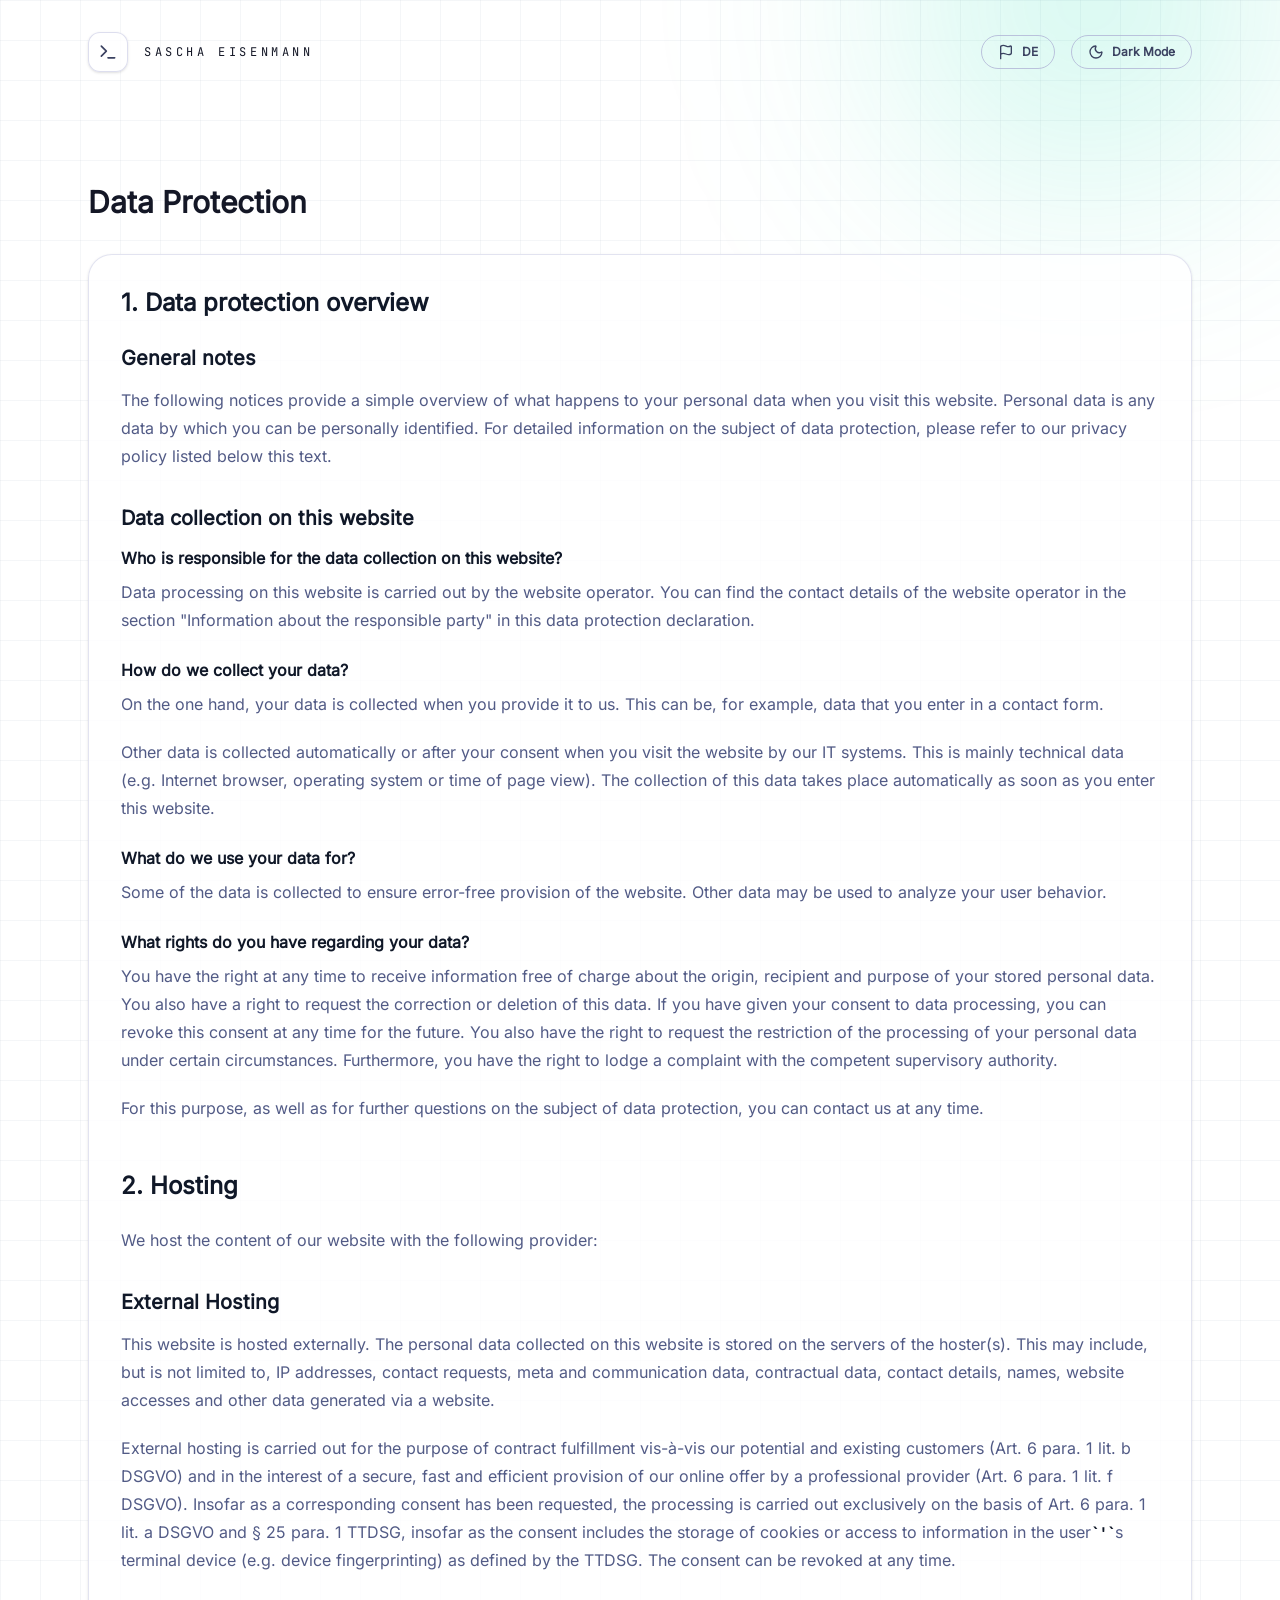
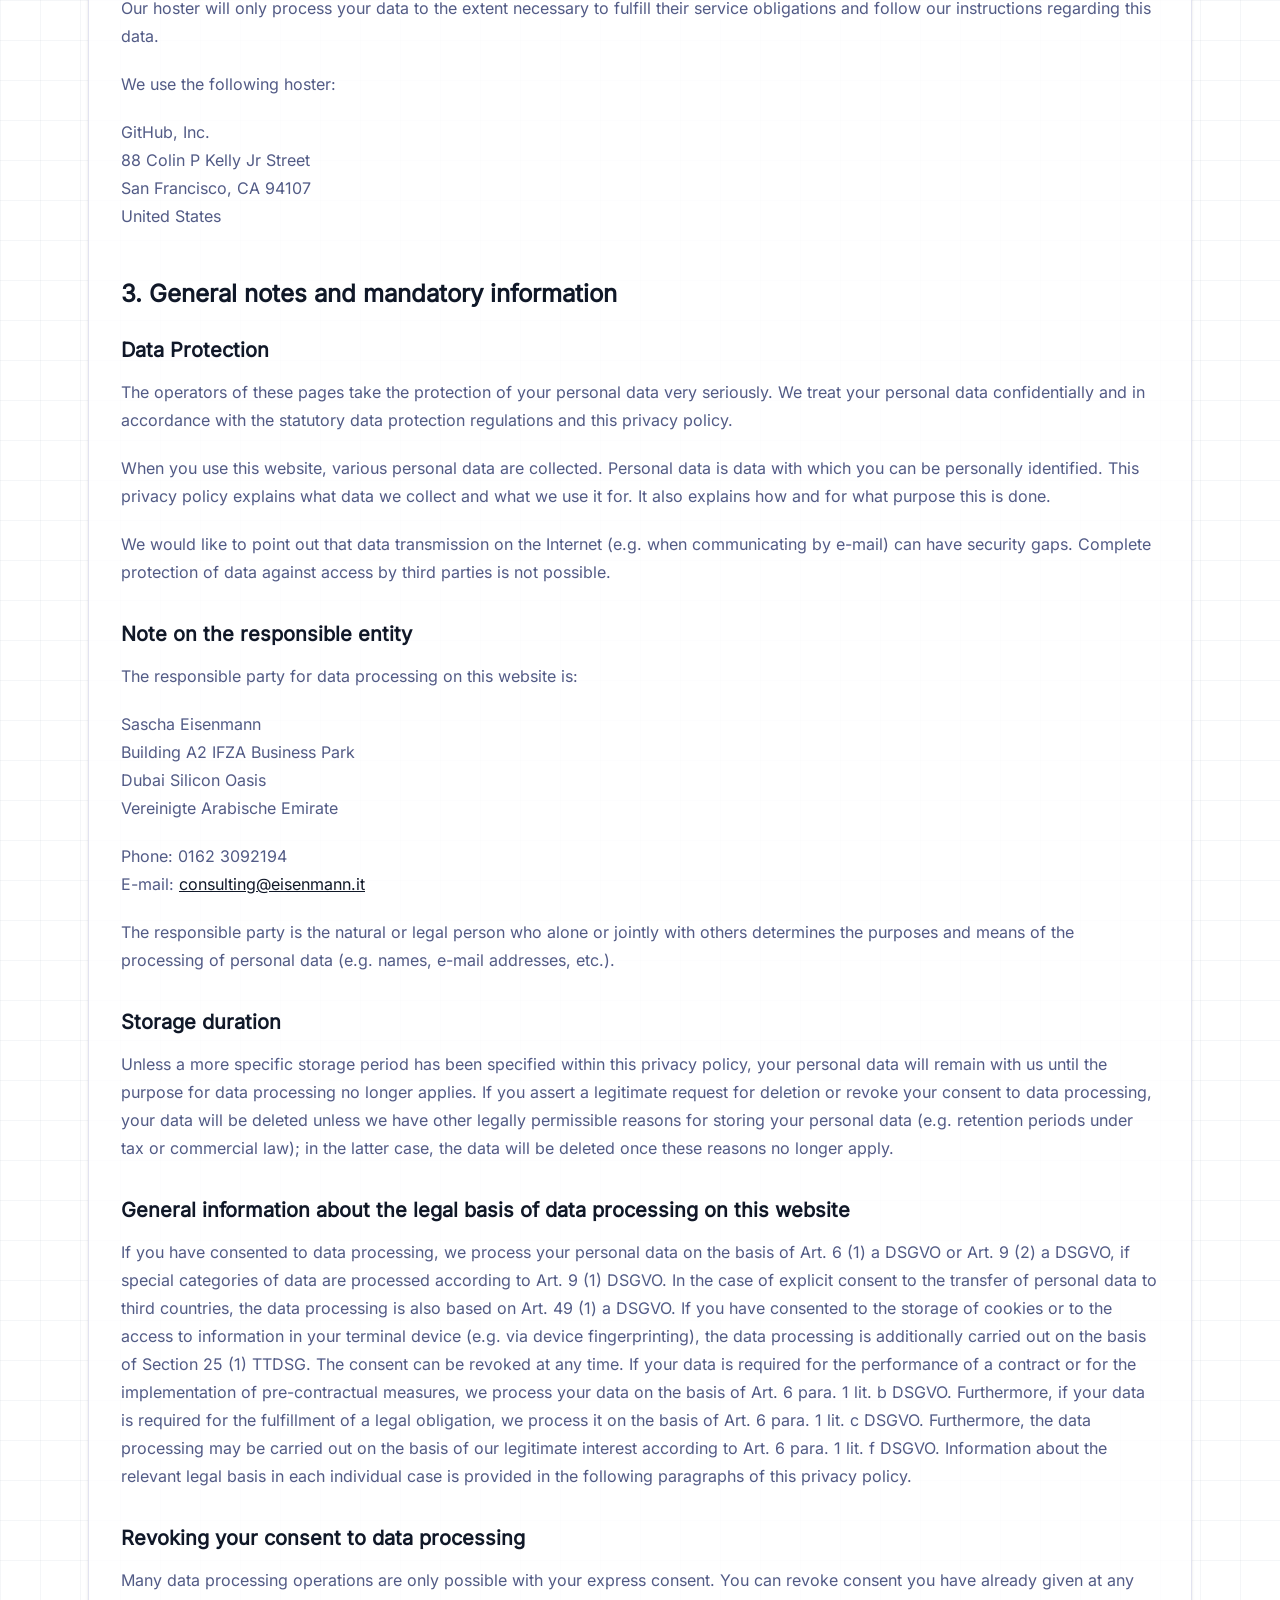
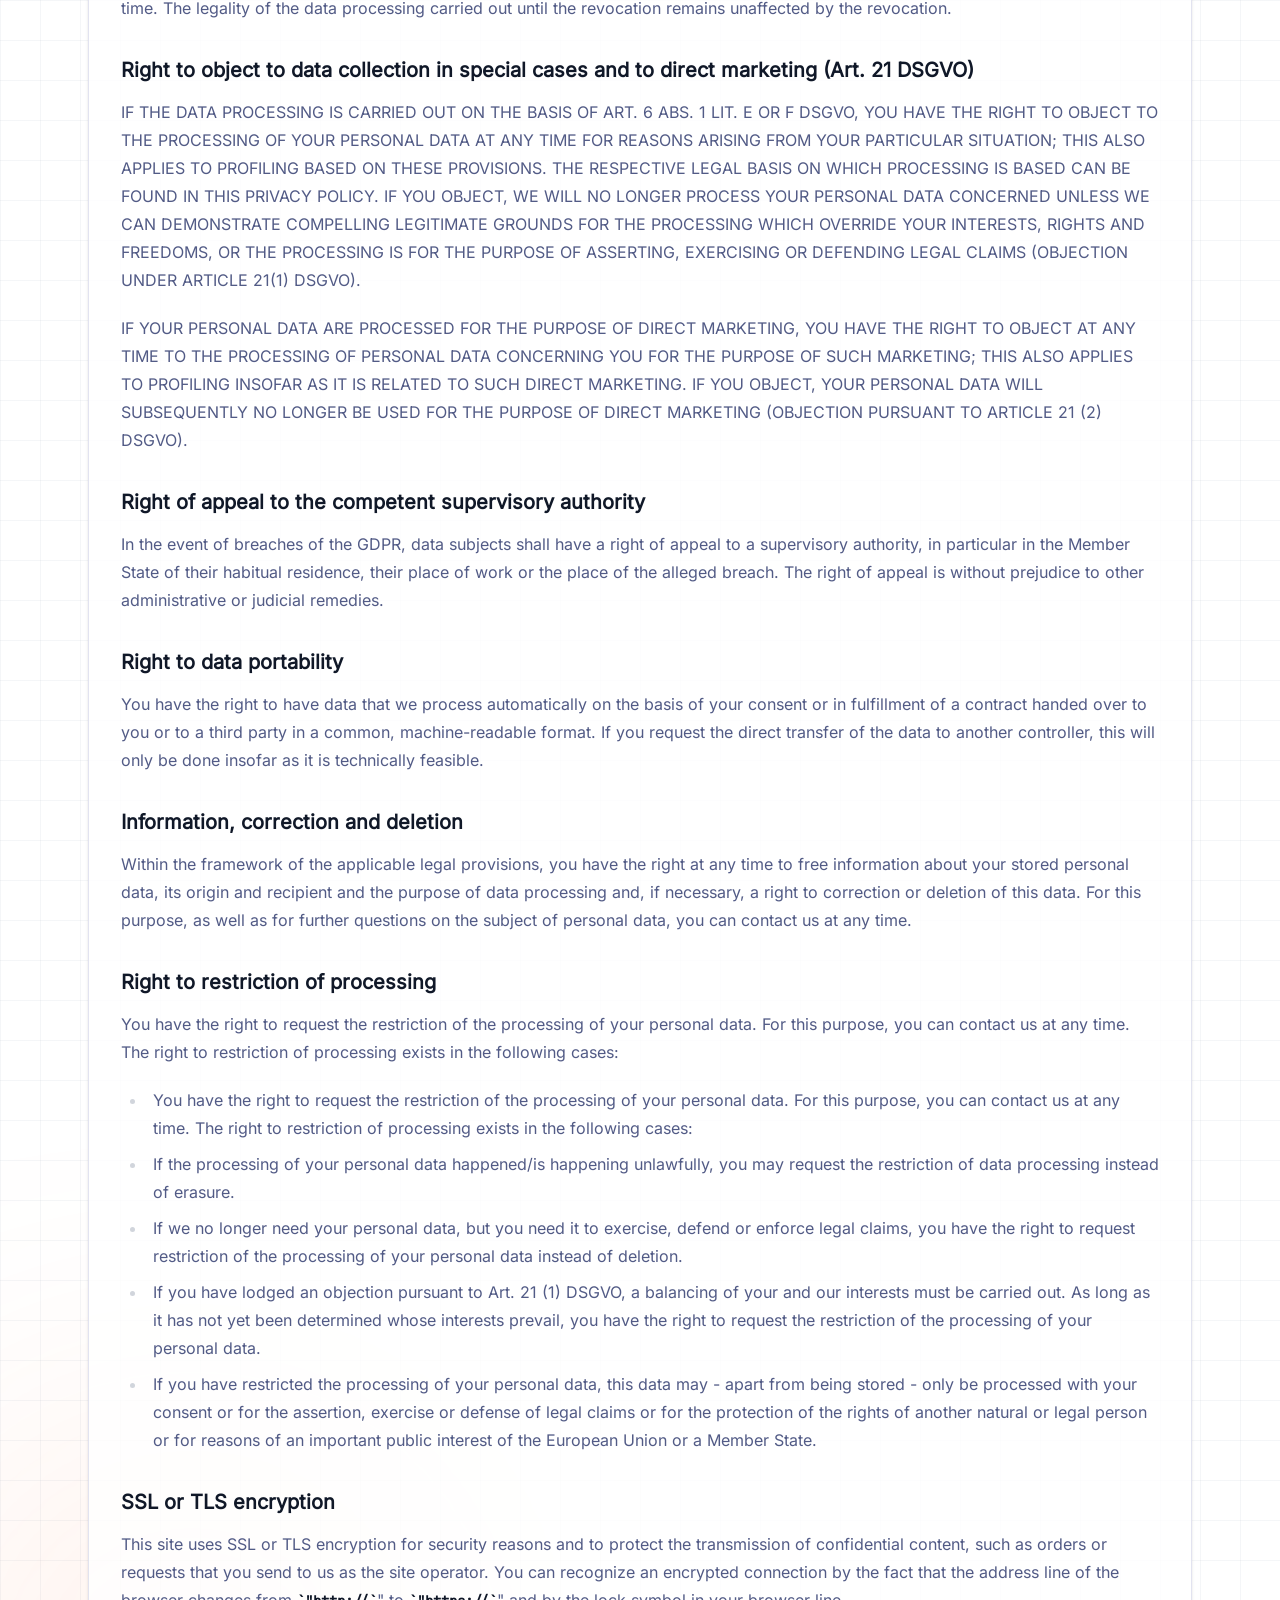
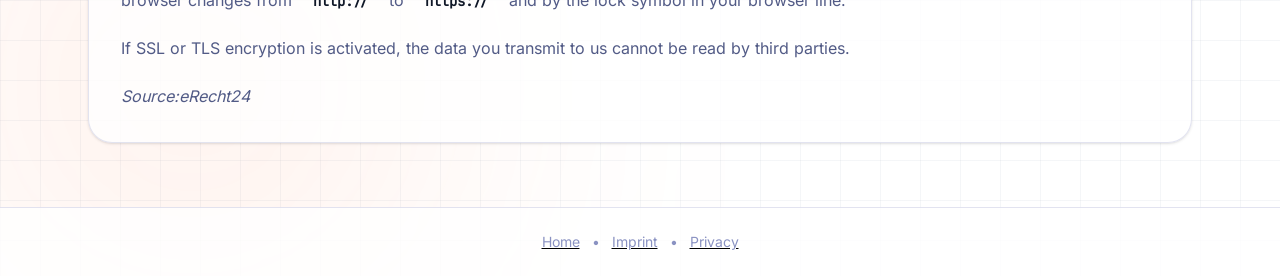
<file: privacy/index.html>
<!DOCTYPE html><html lang="en-GB"><head><meta charSet="utf-8"/><meta name="viewport" content="width=device-width, initial-scale=1, shrink-to-fit=no"/><meta http-equiv="x-ua-compatible" content="ie=edge"/><meta name="generator" content="Gatsby 5.16.1"/><title data-react-helmet="true">Data Protection</title><style data-href="/styles.9e360c535fa2da1e66e3.css" data-identity="gatsby-global-css">:host,:root{--fa-font-solid:normal 900 1em/1 "Font Awesome 6 Free";--fa-font-regular:normal 400 1em/1 "Font Awesome 6 Free";--fa-font-light:normal 300 1em/1 "Font Awesome 6 Pro";--fa-font-thin:normal 100 1em/1 "Font Awesome 6 Pro";--fa-font-duotone:normal 900 1em/1 "Font Awesome 6 Duotone";--fa-font-duotone-regular:normal 400 1em/1 "Font Awesome 6 Duotone";--fa-font-duotone-light:normal 300 1em/1 "Font Awesome 6 Duotone";--fa-font-duotone-thin:normal 100 1em/1 "Font Awesome 6 Duotone";--fa-font-brands:normal 400 1em/1 "Font Awesome 6 Brands";--fa-font-sharp-solid:normal 900 1em/1 "Font Awesome 6 Sharp";--fa-font-sharp-regular:normal 400 1em/1 "Font Awesome 6 Sharp";--fa-font-sharp-light:normal 300 1em/1 "Font Awesome 6 Sharp";--fa-font-sharp-thin:normal 100 1em/1 "Font Awesome 6 Sharp";--fa-font-sharp-duotone-solid:normal 900 1em/1 "Font Awesome 6 Sharp Duotone";--fa-font-sharp-duotone-regular:normal 400 1em/1 "Font Awesome 6 Sharp Duotone";--fa-font-sharp-duotone-light:normal 300 1em/1 "Font Awesome 6 Sharp Duotone";--fa-font-sharp-duotone-thin:normal 100 1em/1 "Font Awesome 6 Sharp Duotone"}svg.svg-inline--fa:not(:host),svg.svg-inline--fa:not(:root){box-sizing:content-box;overflow:visible}.svg-inline--fa{display:var(--fa-display,inline-block);height:1em;overflow:visible;vertical-align:-.125em}.svg-inline--fa.fa-2xs{vertical-align:.1em}.svg-inline--fa.fa-xs{vertical-align:0}.svg-inline--fa.fa-sm{vertical-align:-.07143em}.svg-inline--fa.fa-lg{vertical-align:-.2em}.svg-inline--fa.fa-xl{vertical-align:-.25em}.svg-inline--fa.fa-2xl{vertical-align:-.3125em}.svg-inline--fa.fa-pull-left{margin-right:var(--fa-pull-margin,.3em);width:auto}.svg-inline--fa.fa-pull-right{margin-left:var(--fa-pull-margin,.3em);width:auto}.svg-inline--fa.fa-li{top:.25em;width:var(--fa-li-width,2em)}.svg-inline--fa.fa-fw{width:var(--fa-fw-width,1.25em)}.fa-layers svg.svg-inline--fa{bottom:0;left:0;margin:auto;position:absolute;right:0;top:0}.fa-layers-counter,.fa-layers-text{display:inline-block;position:absolute;text-align:center}.fa-layers{display:inline-block;height:1em;position:relative;text-align:center;vertical-align:-.125em;width:1em}.fa-layers svg.svg-inline--fa{transform-origin:center center}.fa-layers-text{left:50%;top:50%;transform:translate(-50%,-50%);transform-origin:center center}.fa-layers-counter{background-color:var(--fa-counter-background-color,#ff253a);border-radius:var(--fa-counter-border-radius,1em);box-sizing:border-box;color:var(--fa-inverse,#fff);line-height:var(--fa-counter-line-height,1);max-width:var(--fa-counter-max-width,5em);min-width:var(--fa-counter-min-width,1.5em);overflow:hidden;padding:var(--fa-counter-padding,.25em .5em);right:var(--fa-right,0);text-overflow:ellipsis;top:var(--fa-top,0);transform:scale(var(--fa-counter-scale,.25));transform-origin:top right}.fa-layers-bottom-right{bottom:var(--fa-bottom,0);right:var(--fa-right,0);top:auto;transform:scale(var(--fa-layers-scale,.25));transform-origin:bottom right}.fa-layers-bottom-left{bottom:var(--fa-bottom,0);left:var(--fa-left,0);right:auto;top:auto;transform:scale(var(--fa-layers-scale,.25));transform-origin:bottom left}.fa-layers-top-right{right:var(--fa-right,0);top:var(--fa-top,0);transform:scale(var(--fa-layers-scale,.25));transform-origin:top right}.fa-layers-top-left{left:var(--fa-left,0);right:auto;top:var(--fa-top,0);transform:scale(var(--fa-layers-scale,.25));transform-origin:top left}.fa-1x{font-size:1em}.fa-2x{font-size:2em}.fa-3x{font-size:3em}.fa-4x{font-size:4em}.fa-5x{font-size:5em}.fa-6x{font-size:6em}.fa-7x{font-size:7em}.fa-8x{font-size:8em}.fa-9x{font-size:9em}.fa-10x{font-size:10em}.fa-2xs{font-size:.625em;line-height:.1em;vertical-align:.225em}.fa-xs{font-size:.75em;line-height:.08333em;vertical-align:.125em}.fa-sm{font-size:.875em;line-height:.07143em;vertical-align:.05357em}.fa-lg{font-size:1.25em;line-height:.05em;vertical-align:-.075em}.fa-xl{font-size:1.5em;line-height:.04167em;vertical-align:-.125em}.fa-2xl{font-size:2em;line-height:.03125em;vertical-align:-.1875em}.fa-fw{text-align:center;width:1.25em}.fa-ul{list-style-type:none;margin-left:var(--fa-li-margin,2.5em);padding-left:0}.fa-ul>li{position:relative}.fa-li{left:calc(var(--fa-li-width, 2em)*-1);line-height:inherit;position:absolute;text-align:center;width:var(--fa-li-width,2em)}.fa-border{border-color:var(--fa-border-color,#eee);border-radius:var(--fa-border-radius,.1em);border-style:var(--fa-border-style,solid);border-width:var(--fa-border-width,.08em);padding:var(--fa-border-padding,.2em .25em .15em)}.fa-pull-left{float:left;margin-right:var(--fa-pull-margin,.3em)}.fa-pull-right{float:right;margin-left:var(--fa-pull-margin,.3em)}.fa-beat{animation-delay:var(--fa-animation-delay,0s);animation-direction:var(--fa-animation-direction,normal);animation-duration:var(--fa-animation-duration,1s);animation-iteration-count:var(--fa-animation-iteration-count,infinite);animation-name:fa-beat;animation-timing-function:var(--fa-animation-timing,ease-in-out)}.fa-bounce{animation-delay:var(--fa-animation-delay,0s);animation-direction:var(--fa-animation-direction,normal);animation-duration:var(--fa-animation-duration,1s);animation-iteration-count:var(--fa-animation-iteration-count,infinite);animation-name:fa-bounce;animation-timing-function:var(--fa-animation-timing,cubic-bezier(.28,.84,.42,1))}.fa-fade{animation-iteration-count:var(--fa-animation-iteration-count,infinite);animation-name:fa-fade;animation-timing-function:var(--fa-animation-timing,cubic-bezier(.4,0,.6,1))}.fa-beat-fade,.fa-fade{animation-delay:var(--fa-animation-delay,0s);animation-direction:var(--fa-animation-direction,normal);animation-duration:var(--fa-animation-duration,1s)}.fa-beat-fade{animation-iteration-count:var(--fa-animation-iteration-count,infinite);animation-name:fa-beat-fade;animation-timing-function:var(--fa-animation-timing,cubic-bezier(.4,0,.6,1))}.fa-flip{animation-delay:var(--fa-animation-delay,0s);animation-direction:var(--fa-animation-direction,normal);animation-duration:var(--fa-animation-duration,1s);animation-iteration-count:var(--fa-animation-iteration-count,infinite);animation-name:fa-flip;animation-timing-function:var(--fa-animation-timing,ease-in-out)}.fa-shake{animation-duration:var(--fa-animation-duration,1s);animation-iteration-count:var(--fa-animation-iteration-count,infinite);animation-name:fa-shake;animation-timing-function:var(--fa-animation-timing,linear)}.fa-shake,.fa-spin{animation-delay:var(--fa-animation-delay,0s);animation-direction:var(--fa-animation-direction,normal)}.fa-spin{animation-duration:var(--fa-animation-duration,2s);animation-iteration-count:var(--fa-animation-iteration-count,infinite);animation-name:fa-spin;animation-timing-function:var(--fa-animation-timing,linear)}.fa-spin-reverse{--fa-animation-direction:reverse}.fa-pulse,.fa-spin-pulse{animation-direction:var(--fa-animation-direction,normal);animation-duration:var(--fa-animation-duration,1s);animation-iteration-count:var(--fa-animation-iteration-count,infinite);animation-name:fa-spin;animation-timing-function:var(--fa-animation-timing,steps(8))}@media (prefers-reduced-motion:reduce){.fa-beat,.fa-beat-fade,.fa-bounce,.fa-fade,.fa-flip,.fa-pulse,.fa-shake,.fa-spin,.fa-spin-pulse{animation-delay:-1ms;animation-duration:1ms;animation-iteration-count:1;transition-delay:0s;transition-duration:0s}}@keyframes fa-beat{0%,90%{transform:scale(1)}45%{transform:scale(var(--fa-beat-scale,1.25))}}@keyframes fa-bounce{0%{transform:scale(1) translateY(0)}10%{transform:scale(var(--fa-bounce-start-scale-x,1.1),var(--fa-bounce-start-scale-y,.9)) translateY(0)}30%{transform:scale(var(--fa-bounce-jump-scale-x,.9),var(--fa-bounce-jump-scale-y,1.1)) translateY(var(--fa-bounce-height,-.5em))}50%{transform:scale(var(--fa-bounce-land-scale-x,1.05),var(--fa-bounce-land-scale-y,.95)) translateY(0)}57%{transform:scale(1) translateY(var(--fa-bounce-rebound,-.125em))}64%{transform:scale(1) translateY(0)}to{transform:scale(1) translateY(0)}}@keyframes fa-fade{50%{opacity:var(--fa-fade-opacity,.4)}}@keyframes fa-beat-fade{0%,to{opacity:var(--fa-beat-fade-opacity,.4);transform:scale(1)}50%{opacity:1;transform:scale(var(--fa-beat-fade-scale,1.125))}}@keyframes fa-flip{50%{transform:rotate3d(var(--fa-flip-x,0),var(--fa-flip-y,1),var(--fa-flip-z,0),var(--fa-flip-angle,-180deg))}}@keyframes fa-shake{0%{transform:rotate(-15deg)}4%{transform:rotate(15deg)}24%,8%{transform:rotate(-18deg)}12%,28%{transform:rotate(18deg)}16%{transform:rotate(-22deg)}20%{transform:rotate(22deg)}32%{transform:rotate(-12deg)}36%{transform:rotate(12deg)}40%,to{transform:rotate(0deg)}}@keyframes fa-spin{0%{transform:rotate(0deg)}to{transform:rotate(1turn)}}.fa-rotate-90{transform:rotate(90deg)}.fa-rotate-180{transform:rotate(180deg)}.fa-rotate-270{transform:rotate(270deg)}.fa-flip-horizontal{transform:scaleX(-1)}.fa-flip-vertical{transform:scaleY(-1)}.fa-flip-both,.fa-flip-horizontal.fa-flip-vertical{transform:scale(-1)}.fa-rotate-by{transform:rotate(var(--fa-rotate-angle,0))}.fa-stack{display:inline-block;height:2em;position:relative;vertical-align:middle;width:2.5em}.fa-stack-1x,.fa-stack-2x{bottom:0;left:0;margin:auto;position:absolute;right:0;top:0;z-index:var(--fa-stack-z-index,auto)}.svg-inline--fa.fa-stack-1x{height:1em;width:1.25em}.svg-inline--fa.fa-stack-2x{height:2em;width:2.5em}.fa-inverse{color:var(--fa-inverse,#fff)}.fa-sr-only,.fa-sr-only-focusable:not(:focus),.sr-only,.sr-only-focusable:not(:focus){clip:rect(0,0,0,0);border-width:0;height:1px;margin:-1px;overflow:hidden;padding:0;position:absolute;white-space:nowrap;width:1px}.svg-inline--fa .fa-primary{fill:var(--fa-primary-color,currentColor);opacity:var(--fa-primary-opacity,1)}.svg-inline--fa .fa-secondary{fill:var(--fa-secondary-color,currentColor)}.svg-inline--fa .fa-secondary,.svg-inline--fa.fa-swap-opacity .fa-primary{opacity:var(--fa-secondary-opacity,.4)}.svg-inline--fa.fa-swap-opacity .fa-secondary{opacity:var(--fa-primary-opacity,1)}.svg-inline--fa mask .fa-primary,.svg-inline--fa mask .fa-secondary{fill:#000}

/*! tailwindcss v4.1.18 | MIT License | https://tailwindcss.com */@layer properties{@supports ((-webkit-hyphens:none) and (not (margin-trim:inline))) or ((-moz-orient:inline) and (not (color:rgb(from red r g b)))){*,::backdrop,:after,:before{--tw-translate-x:0;--tw-translate-y:0;--tw-translate-z:0;--tw-rotate-x:initial;--tw-rotate-y:initial;--tw-rotate-z:initial;--tw-skew-x:initial;--tw-skew-y:initial;--tw-space-y-reverse:0;--tw-border-style:solid;--tw-leading:initial;--tw-font-weight:initial;--tw-tracking:initial;--tw-shadow:0 0 #0000;--tw-shadow-color:initial;--tw-shadow-alpha:100%;--tw-inset-shadow:0 0 #0000;--tw-inset-shadow-color:initial;--tw-inset-shadow-alpha:100%;--tw-ring-color:initial;--tw-ring-shadow:0 0 #0000;--tw-inset-ring-color:initial;--tw-inset-ring-shadow:0 0 #0000;--tw-ring-inset:initial;--tw-ring-offset-width:0px;--tw-ring-offset-color:#fff;--tw-ring-offset-shadow:0 0 #0000;--tw-outline-style:solid;--tw-blur:initial;--tw-brightness:initial;--tw-contrast:initial;--tw-grayscale:initial;--tw-hue-rotate:initial;--tw-invert:initial;--tw-opacity:initial;--tw-saturate:initial;--tw-sepia:initial;--tw-drop-shadow:initial;--tw-drop-shadow-color:initial;--tw-drop-shadow-alpha:100%;--tw-drop-shadow-size:initial;--tw-backdrop-blur:initial;--tw-backdrop-brightness:initial;--tw-backdrop-contrast:initial;--tw-backdrop-grayscale:initial;--tw-backdrop-hue-rotate:initial;--tw-backdrop-invert:initial;--tw-backdrop-opacity:initial;--tw-backdrop-saturate:initial;--tw-backdrop-sepia:initial;--tw-duration:initial;--tw-ease:initial}}}@layer base{*,::backdrop,:after,:before{border:0 solid;box-sizing:border-box;margin:0;padding:0}::file-selector-button{border:0 solid;box-sizing:border-box;margin:0;padding:0}:host,html{-webkit-text-size-adjust:100%;font-feature-settings:var(--default-font-feature-settings,normal);-webkit-tap-highlight-color:transparent;font-family:var(--default-font-family,ui-sans-serif,system-ui,sans-serif,"Apple Color Emoji","Segoe UI Emoji","Segoe UI Symbol","Noto Color Emoji");font-variation-settings:var(--default-font-variation-settings,normal);line-height:1.5;-moz-tab-size:4;-o-tab-size:4;tab-size:4}hr{border-top-width:1px;color:inherit;height:0}abbr:where([title]){-webkit-text-decoration:underline dotted;text-decoration:underline dotted}h1,h2,h3,h4,h5,h6{font-size:inherit;font-weight:inherit}a{color:inherit;-webkit-text-decoration:inherit;text-decoration:inherit}b,strong{font-weight:bolder}code,kbd,pre,samp{font-feature-settings:var(--default-mono-font-feature-settings,normal);font-family:var(--default-mono-font-family,ui-monospace,SFMono-Regular,Menlo,Monaco,Consolas,"Liberation Mono","Courier New",monospace);font-size:1em;font-variation-settings:var(--default-mono-font-variation-settings,normal)}small{font-size:80%}sub,sup{font-size:75%;line-height:0;position:relative;vertical-align:baseline}sub{bottom:-.25em}sup{top:-.5em}table{border-collapse:collapse;border-color:inherit;text-indent:0}:-moz-focusring{outline:auto}progress{vertical-align:baseline}summary{display:list-item}menu,ol,ul{list-style:none}audio,canvas,embed,iframe,img,object,svg,video{display:block;vertical-align:middle}img,video{height:auto;max-width:100%}button,input,optgroup,select,textarea{font-feature-settings:inherit;background-color:#0000;border-radius:0;color:inherit;font:inherit;font-variation-settings:inherit;letter-spacing:inherit;opacity:1}::file-selector-button{font-feature-settings:inherit;background-color:#0000;border-radius:0;color:inherit;font:inherit;font-variation-settings:inherit;letter-spacing:inherit;opacity:1}:where(select:is([multiple],[size])) optgroup{font-weight:bolder}:where(select:is([multiple],[size])) optgroup option{padding-inline-start:20px}::file-selector-button{margin-inline-end:4px}::-moz-placeholder{opacity:1}::placeholder{opacity:1}@supports (not (-webkit-appearance:-apple-pay-button)) or (contain-intrinsic-size:1px){::-moz-placeholder{color:currentColor}::placeholder{color:currentColor}@supports (color:color-mix(in lab,red,red)){::-moz-placeholder{color:color-mix(in oklab,currentcolor 50%,transparent)}::placeholder{color:color-mix(in oklab,currentcolor 50%,transparent)}}}textarea{resize:vertical}::-webkit-search-decoration{-webkit-appearance:none}::-webkit-date-and-time-value{min-height:1lh;text-align:inherit}::-webkit-datetime-edit{display:inline-flex}::-webkit-datetime-edit-fields-wrapper{padding:0}::-webkit-datetime-edit,::-webkit-datetime-edit-year-field{padding-block:0}::-webkit-datetime-edit-day-field,::-webkit-datetime-edit-month-field{padding-block:0}::-webkit-datetime-edit-hour-field,::-webkit-datetime-edit-minute-field{padding-block:0}::-webkit-datetime-edit-millisecond-field,::-webkit-datetime-edit-second-field{padding-block:0}::-webkit-datetime-edit-meridiem-field{padding-block:0}::-webkit-calendar-picker-indicator{line-height:1}:-moz-ui-invalid{box-shadow:none}button,input:where([type=button],[type=reset],[type=submit]){-webkit-appearance:button;-moz-appearance:button;appearance:button}::file-selector-button{-webkit-appearance:button;-moz-appearance:button;appearance:button}::-webkit-inner-spin-button,::-webkit-outer-spin-button{height:auto}[hidden]:where(:not([hidden=until-found])){display:none!important}}@font-face{font-display:swap;font-family:IBM Plex Sans;font-style:normal;font-weight:400;src:url(/static/ibm-plex-sans-cyrillic-ext-400-normal-c7f19d6795be43c1647b4b5d3cc0953d.woff2)format("woff2"),url(/static/ibm-plex-sans-cyrillic-ext-400-normal-5b7e59c2b55016b4395610dc67a089a5.woff)format("woff");unicode-range:u+460-52f,u+1c80-1c8a,u+20b4,u+2de0-2dff,u+a640-a69f,u+fe2e-fe2f}@font-face{font-display:swap;font-family:IBM Plex Sans;font-style:normal;font-weight:400;src:url(/static/ibm-plex-sans-cyrillic-400-normal-f55992bec61fac647a43812753fdf6db.woff2)format("woff2"),url(/static/ibm-plex-sans-cyrillic-400-normal-c4aae3aa3c88327f34ffad0985107e06.woff)format("woff");unicode-range:u+301,u+400-45f,u+490-491,u+4b0-4b1,u+2116}@font-face{font-display:swap;font-family:IBM Plex Sans;font-style:normal;font-weight:400;src:url([data-uri])format("woff2"),url([data-uri])format("woff");unicode-range:u+370-377,u+37a-37f,u+384-38a,u+38c,u+38e-3a1,u+3a3-3ff}@font-face{font-display:swap;font-family:IBM Plex Sans;font-style:normal;font-weight:400;src:url([data-uri])format("woff2"),url([data-uri])format("woff");unicode-range:u+102-103,u+110-111,u+128-129,u+168-169,u+1a0-1a1,u+1af-1b0,u+300-301,u+303-304,u+308-309,u+323,u+329,u+1ea0-1ef9,u+20ab}@font-face{font-display:swap;font-family:IBM Plex Sans;font-style:normal;font-weight:400;src:url(/static/ibm-plex-sans-latin-ext-400-normal-11781b13e59d30facc4078291d0b62d2.woff2)format("woff2"),url(/static/ibm-plex-sans-latin-ext-400-normal-24d83b525f192cb3d1ca99619fd54f18.woff)format("woff");unicode-range:u+100-2ba,u+2bd-2c5,u+2c7-2cc,u+2ce-2d7,u+2dd-2ff,u+304,u+308,u+329,u+1d00-1dbf,u+1e00-1e9f,u+1ef2-1eff,u+2020,u+20a0-20ab,u+20ad-20c0,u+2113,u+2c60-2c7f,u+a720-a7ff}@font-face{font-display:swap;font-family:IBM Plex Sans;font-style:normal;font-weight:400;src:url(/static/ibm-plex-sans-latin-400-normal-3160b5c6767eb4c69c785b2b20ddf21a.woff2)format("woff2"),url(/static/ibm-plex-sans-latin-400-normal-65b2eda743bf1110347695ef0f76f829.woff)format("woff");unicode-range:u+??,u+131,u+152-153,u+2bb-2bc,u+2c6,u+2da,u+2dc,u+304,u+308,u+329,u+2000-206f,u+20ac,u+2122,u+2191,u+2193,u+2212,u+2215,u+feff,u+fffd}@font-face{font-display:swap;font-family:Inter;font-style:normal;font-weight:400;src:url(/static/inter-cyrillic-ext-400-normal-39fbf8d2c4abc46f721fd13d25f218b6.woff2)format("woff2"),url(/static/inter-cyrillic-ext-400-normal-818b84180553acc613f3384f97852cea.woff)format("woff");unicode-range:u+460-52f,u+1c80-1c8a,u+20b4,u+2de0-2dff,u+a640-a69f,u+fe2e-fe2f}@font-face{font-display:swap;font-family:Inter;font-style:normal;font-weight:400;src:url([data-uri])format("woff2"),url([data-uri])format("woff");unicode-range:u+301,u+400-45f,u+490-491,u+4b0-4b1,u+2116}@font-face{font-display:swap;font-family:Inter;font-style:normal;font-weight:400;src:url([data-uri])format("woff2"),url([data-uri])format("woff");unicode-range:u+1f??}@font-face{font-display:swap;font-family:Inter;font-style:normal;font-weight:400;src:url([data-uri])format("woff2"),url([data-uri])format("woff");unicode-range:u+370-377,u+37a-37f,u+384-38a,u+38c,u+38e-3a1,u+3a3-3ff}@font-face{font-display:swap;font-family:Inter;font-style:normal;font-weight:400;src:url([data-uri])format("woff2"),url([data-uri])format("woff");unicode-range:u+102-103,u+110-111,u+128-129,u+168-169,u+1a0-1a1,u+1af-1b0,u+300-301,u+303-304,u+308-309,u+323,u+329,u+1ea0-1ef9,u+20ab}@font-face{font-display:swap;font-family:Inter;font-style:normal;font-weight:400;src:url(/static/inter-latin-ext-400-normal-210fb826cb25acbd4094094e2ba72036.woff2)format("woff2"),url(/static/inter-latin-ext-400-normal-c616205185f0d3677df92ca67265336b.woff)format("woff");unicode-range:u+100-2ba,u+2bd-2c5,u+2c7-2cc,u+2ce-2d7,u+2dd-2ff,u+304,u+308,u+329,u+1d00-1dbf,u+1e00-1e9f,u+1ef2-1eff,u+2020,u+20a0-20ab,u+20ad-20c0,u+2113,u+2c60-2c7f,u+a720-a7ff}@font-face{font-display:swap;font-family:Inter;font-style:normal;font-weight:400;src:url(/static/inter-latin-400-normal-eca1e21531598d5db58f56b3ba23a8cc.woff2)format("woff2"),url(/static/inter-latin-400-normal-2ea1079c0069eb040a52a7830ffa0114.woff)format("woff");unicode-range:u+??,u+131,u+152-153,u+2bb-2bc,u+2c6,u+2da,u+2dc,u+304,u+308,u+329,u+2000-206f,u+20ac,u+2122,u+2191,u+2193,u+2212,u+2215,u+feff,u+fffd}@font-face{font-display:swap;font-family:JetBrains Mono;font-style:normal;font-weight:400;src:url([data-uri])format("woff2"),url([data-uri])format("woff");unicode-range:u+460-52f,u+1c80-1c8a,u+20b4,u+2de0-2dff,u+a640-a69f,u+fe2e-fe2f}@font-face{font-display:swap;font-family:JetBrains Mono;font-style:normal;font-weight:400;src:url([data-uri])format("woff2"),url([data-uri])format("woff");unicode-range:u+301,u+400-45f,u+490-491,u+4b0-4b1,u+2116}@font-face{font-display:swap;font-family:JetBrains Mono;font-style:normal;font-weight:400;src:url([data-uri])format("woff2"),url([data-uri])format("woff");unicode-range:u+370-377,u+37a-37f,u+384-38a,u+38c,u+38e-3a1,u+3a3-3ff}@font-face{font-display:swap;font-family:JetBrains Mono;font-style:normal;font-weight:400;src:url([data-uri])format("woff2"),url([data-uri])format("woff");unicode-range:u+102-103,u+110-111,u+128-129,u+168-169,u+1a0-1a1,u+1af-1b0,u+300-301,u+303-304,u+308-309,u+323,u+329,u+1ea0-1ef9,u+20ab}@font-face{font-display:swap;font-family:JetBrains Mono;font-style:normal;font-weight:400;src:url([data-uri])format("woff2"),url(/static/jetbrains-mono-latin-ext-400-normal-dfdc51c009ca3dea7613b2ff11d70b71.woff)format("woff");unicode-range:u+100-2ba,u+2bd-2c5,u+2c7-2cc,u+2ce-2d7,u+2dd-2ff,u+304,u+308,u+329,u+1d00-1dbf,u+1e00-1e9f,u+1ef2-1eff,u+2020,u+20a0-20ab,u+20ad-20c0,u+2113,u+2c60-2c7f,u+a720-a7ff}@font-face{font-display:swap;font-family:JetBrains Mono;font-style:normal;font-weight:400;src:url(/static/jetbrains-mono-latin-400-normal-d04352f240062b100fba0eff7f328200.woff2)format("woff2"),url(/static/jetbrains-mono-latin-400-normal-1fef352a4021940e309a0cc0794be0f8.woff)format("woff");unicode-range:u+??,u+131,u+152-153,u+2bb-2bc,u+2c6,u+2da,u+2dc,u+304,u+308,u+329,u+2000-206f,u+20ac,u+2122,u+2191,u+2193,u+2212,u+2215,u+feff,u+fffd}@layer theme{:host,:root{--font-sans:"Inter",ui-sans-serif,system-ui;--font-mono:"JetBrains Mono",ui-monospace,SFMono-Regular;--color-white:#fff;--spacing:.25rem;--container-6xl:72rem;--text-xs:.75rem;--text-xs--line-height:1.33333;--text-sm:.875rem;--text-sm--line-height:1.42857;--text-base:1rem;--text-base--line-height:1.5;--text-lg:1.125rem;--text-lg--line-height:1.55556;--text-xl:1.25rem;--text-xl--line-height:1.4;--text-2xl:1.5rem;--text-2xl--line-height:1.33333;--text-3xl:1.875rem;--text-3xl--line-height:1.2;--text-4xl:2.25rem;--text-4xl--line-height:1.11111;--text-6xl:3.75rem;--text-6xl--line-height:1;--font-weight-semibold:600;--leading-tight:1.25;--radius-xl:.75rem;--radius-2xl:1rem;--radius-3xl:1.5rem;--ease-in-out:cubic-bezier(.4,0,.2,1);--default-transition-duration:.15s;--default-transition-timing-function:cubic-bezier(.4,0,.2,1);--default-font-family:var(--font-sans);--default-mono-font-family:var(--font-mono);--color-ink-50:#f7f7fb;--color-ink-100:#ececf6;--color-ink-200:#cfd0e7;--color-ink-300:#b1b5d6;--color-ink-400:#8a92c2;--color-ink-600:#525b86;--color-ink-700:#3b4261;--color-ink-800:#262a3f;--color-ink-900:#141726;--color-neon-500:#20d9b0;--color-ember-500:#ff7a42}}@layer components;@layer utilities{.pointer-events-none{pointer-events:none}.absolute{position:absolute}.relative{position:relative}.-inset-2{inset:calc(var(--spacing)*-2)}.inset-0{inset:calc(var(--spacing)*0)}.-top-48{top:calc(var(--spacing)*-48)}.right-0{right:calc(var(--spacing)*0)}.bottom-0{bottom:calc(var(--spacing)*0)}.left-0{left:calc(var(--spacing)*0)}.z-10{z-index:10}.mx-auto{margin-inline:auto}.prose{color:var(--tw-prose-body);max-width:65ch}.prose :where(p):not(:where([class~=not-prose],[class~=not-prose] *)){margin-bottom:1.25em;margin-top:1.25em}.prose :where([class~=lead]):not(:where([class~=not-prose],[class~=not-prose] *)){color:var(--tw-prose-lead);font-size:1.25em;line-height:1.6;margin-bottom:1.2em;margin-top:1.2em}.prose :where(a):not(:where([class~=not-prose],[class~=not-prose] *)){color:var(--tw-prose-links);font-weight:500;text-decoration:underline}.prose :where(strong):not(:where([class~=not-prose],[class~=not-prose] *)){color:var(--tw-prose-bold);font-weight:600}.prose :where(a strong):not(:where([class~=not-prose],[class~=not-prose] *)),.prose :where(blockquote strong):not(:where([class~=not-prose],[class~=not-prose] *)),.prose :where(thead th strong):not(:where([class~=not-prose],[class~=not-prose] *)){color:inherit}.prose :where(ol):not(:where([class~=not-prose],[class~=not-prose] *)){list-style-type:decimal;margin-bottom:1.25em;margin-top:1.25em;padding-inline-start:1.625em}.prose :where(ol[type=A]):not(:where([class~=not-prose],[class~=not-prose] *)){list-style-type:upper-alpha}.prose :where(ol[type=a]):not(:where([class~=not-prose],[class~=not-prose] *)){list-style-type:lower-alpha}.prose :where(ol[type=A s]):not(:where([class~=not-prose],[class~=not-prose] *)){list-style-type:upper-alpha}.prose :where(ol[type=a s]):not(:where([class~=not-prose],[class~=not-prose] *)){list-style-type:lower-alpha}.prose :where(ol[type=I]):not(:where([class~=not-prose],[class~=not-prose] *)){list-style-type:upper-roman}.prose :where(ol[type=i]):not(:where([class~=not-prose],[class~=not-prose] *)){list-style-type:lower-roman}.prose :where(ol[type=I s]):not(:where([class~=not-prose],[class~=not-prose] *)){list-style-type:upper-roman}.prose :where(ol[type=i s]):not(:where([class~=not-prose],[class~=not-prose] *)){list-style-type:lower-roman}.prose :where(ol[type="1"]):not(:where([class~=not-prose],[class~=not-prose] *)){list-style-type:decimal}.prose :where(ul):not(:where([class~=not-prose],[class~=not-prose] *)){list-style-type:disc;margin-bottom:1.25em;margin-top:1.25em;padding-inline-start:1.625em}.prose :where(ol>li):not(:where([class~=not-prose],[class~=not-prose] *))::marker{color:var(--tw-prose-counters);font-weight:400}.prose :where(ul>li):not(:where([class~=not-prose],[class~=not-prose] *))::marker{color:var(--tw-prose-bullets)}.prose :where(dt):not(:where([class~=not-prose],[class~=not-prose] *)){color:var(--tw-prose-headings);font-weight:600;margin-top:1.25em}.prose :where(hr):not(:where([class~=not-prose],[class~=not-prose] *)){border-color:var(--tw-prose-hr);border-top-width:1px;margin-bottom:3em;margin-top:3em}.prose :where(blockquote):not(:where([class~=not-prose],[class~=not-prose] *)){border-inline-start-color:var(--tw-prose-quote-borders);border-inline-start-width:.25rem;color:var(--tw-prose-quotes);font-style:italic;font-weight:500;margin-bottom:1.6em;margin-top:1.6em;padding-inline-start:1em;quotes:"“""”""‘""’"}.prose :where(blockquote p:first-of-type):not(:where([class~=not-prose],[class~=not-prose] *)):before{content:open-quote}.prose :where(blockquote p:last-of-type):not(:where([class~=not-prose],[class~=not-prose] *)):after{content:close-quote}.prose :where(h1):not(:where([class~=not-prose],[class~=not-prose] *)){color:var(--tw-prose-headings);font-size:2.25em;font-weight:800;line-height:1.11111;margin-bottom:.888889em;margin-top:0}.prose :where(h1 strong):not(:where([class~=not-prose],[class~=not-prose] *)){color:inherit;font-weight:900}.prose :where(h2):not(:where([class~=not-prose],[class~=not-prose] *)){color:var(--tw-prose-headings);font-size:1.5em;font-weight:700;line-height:1.33333;margin-bottom:1em;margin-top:2em}.prose :where(h2 strong):not(:where([class~=not-prose],[class~=not-prose] *)){color:inherit;font-weight:800}.prose :where(h3):not(:where([class~=not-prose],[class~=not-prose] *)){color:var(--tw-prose-headings);font-size:1.25em;font-weight:600;line-height:1.6;margin-bottom:.6em;margin-top:1.6em}.prose :where(h3 strong):not(:where([class~=not-prose],[class~=not-prose] *)){color:inherit;font-weight:700}.prose :where(h4):not(:where([class~=not-prose],[class~=not-prose] *)){color:var(--tw-prose-headings);font-weight:600;line-height:1.5;margin-bottom:.5em;margin-top:1.5em}.prose :where(h4 strong):not(:where([class~=not-prose],[class~=not-prose] *)){color:inherit;font-weight:700}.prose :where(img):not(:where([class~=not-prose],[class~=not-prose] *)){margin-bottom:2em;margin-top:2em}.prose :where(picture):not(:where([class~=not-prose],[class~=not-prose] *)){display:block;margin-bottom:2em;margin-top:2em}.prose :where(video):not(:where([class~=not-prose],[class~=not-prose] *)){margin-bottom:2em;margin-top:2em}.prose :where(kbd):not(:where([class~=not-prose],[class~=not-prose] *)){border-radius:.3125rem;box-shadow:0 0 0 1px var(--tw-prose-kbd-shadows),0 3px 0 var(--tw-prose-kbd-shadows);color:var(--tw-prose-kbd);font-family:inherit;font-size:.875em;font-weight:500;padding-inline-end:.375em;padding-bottom:.1875em;padding-top:.1875em;padding-inline-start:.375em}.prose :where(code):not(:where([class~=not-prose],[class~=not-prose] *)){color:var(--tw-prose-code);font-size:.875em;font-weight:600}.prose :where(code):not(:where([class~=not-prose],[class~=not-prose] *)):after,.prose :where(code):not(:where([class~=not-prose],[class~=not-prose] *)):before{content:"`"}.prose :where(a code):not(:where([class~=not-prose],[class~=not-prose] *)),.prose :where(h1 code):not(:where([class~=not-prose],[class~=not-prose] *)){color:inherit}.prose :where(h2 code):not(:where([class~=not-prose],[class~=not-prose] *)){color:inherit;font-size:.875em}.prose :where(h3 code):not(:where([class~=not-prose],[class~=not-prose] *)){color:inherit;font-size:.9em}.prose :where(blockquote code):not(:where([class~=not-prose],[class~=not-prose] *)),.prose :where(h4 code):not(:where([class~=not-prose],[class~=not-prose] *)),.prose :where(thead th code):not(:where([class~=not-prose],[class~=not-prose] *)){color:inherit}.prose :where(pre):not(:where([class~=not-prose],[class~=not-prose] *)){background-color:var(--tw-prose-pre-bg);border-radius:.375rem;color:var(--tw-prose-pre-code);font-size:.875em;font-weight:400;line-height:1.71429;margin-bottom:1.71429em;margin-top:1.71429em;overflow-x:auto;padding-inline-end:1.14286em;padding-bottom:.857143em;padding-top:.857143em;padding-inline-start:1.14286em}.prose :where(pre code):not(:where([class~=not-prose],[class~=not-prose] *)){background-color:#0000;border-radius:0;border-width:0;color:inherit;font-family:inherit;font-size:inherit;font-weight:inherit;line-height:inherit;padding:0}.prose :where(pre code):not(:where([class~=not-prose],[class~=not-prose] *)):after,.prose :where(pre code):not(:where([class~=not-prose],[class~=not-prose] *)):before{content:none}.prose :where(table):not(:where([class~=not-prose],[class~=not-prose] *)){font-size:.875em;line-height:1.71429;margin-bottom:2em;margin-top:2em;table-layout:auto;width:100%}.prose :where(thead):not(:where([class~=not-prose],[class~=not-prose] *)){border-bottom-color:var(--tw-prose-th-borders);border-bottom-width:1px}.prose :where(thead th):not(:where([class~=not-prose],[class~=not-prose] *)){color:var(--tw-prose-headings);font-weight:600;padding-inline-end:.571429em;padding-bottom:.571429em;padding-inline-start:.571429em;vertical-align:bottom}.prose :where(tbody tr):not(:where([class~=not-prose],[class~=not-prose] *)){border-bottom-color:var(--tw-prose-td-borders);border-bottom-width:1px}.prose :where(tbody tr:last-child):not(:where([class~=not-prose],[class~=not-prose] *)){border-bottom-width:0}.prose :where(tbody td):not(:where([class~=not-prose],[class~=not-prose] *)){vertical-align:baseline}.prose :where(tfoot):not(:where([class~=not-prose],[class~=not-prose] *)){border-top-color:var(--tw-prose-th-borders);border-top-width:1px}.prose :where(tfoot td):not(:where([class~=not-prose],[class~=not-prose] *)){vertical-align:top}.prose :where(th,td):not(:where([class~=not-prose],[class~=not-prose] *)){text-align:start}.prose :where(figure>*):not(:where([class~=not-prose],[class~=not-prose] *)){margin-bottom:0;margin-top:0}.prose :where(figcaption):not(:where([class~=not-prose],[class~=not-prose] *)){color:var(--tw-prose-captions);font-size:.875em;line-height:1.42857;margin-top:.857143em}.prose{--tw-prose-body:oklch(37.3% .034 259.733);--tw-prose-headings:oklch(21% .034 264.665);--tw-prose-lead:oklch(44.6% .03 256.802);--tw-prose-links:oklch(21% .034 264.665);--tw-prose-bold:oklch(21% .034 264.665);--tw-prose-counters:oklch(55.1% .027 264.364);--tw-prose-bullets:oklch(87.2% .01 258.338);--tw-prose-hr:oklch(92.8% .006 264.531);--tw-prose-quotes:oklch(21% .034 264.665);--tw-prose-quote-borders:oklch(92.8% .006 264.531);--tw-prose-captions:oklch(55.1% .027 264.364);--tw-prose-kbd:oklch(21% .034 264.665);--tw-prose-kbd-shadows:oklab(21% -.00316127 -.0338527/.1);--tw-prose-code:oklch(21% .034 264.665);--tw-prose-pre-code:oklch(92.8% .006 264.531);--tw-prose-pre-bg:oklch(27.8% .033 256.848);--tw-prose-th-borders:oklch(87.2% .01 258.338);--tw-prose-td-borders:oklch(92.8% .006 264.531);--tw-prose-invert-body:oklch(87.2% .01 258.338);--tw-prose-invert-headings:#fff;--tw-prose-invert-lead:oklch(70.7% .022 261.325);--tw-prose-invert-links:#fff;--tw-prose-invert-bold:#fff;--tw-prose-invert-counters:oklch(70.7% .022 261.325);--tw-prose-invert-bullets:oklch(44.6% .03 256.802);--tw-prose-invert-hr:oklch(37.3% .034 259.733);--tw-prose-invert-quotes:oklch(96.7% .003 264.542);--tw-prose-invert-quote-borders:oklch(37.3% .034 259.733);--tw-prose-invert-captions:oklch(70.7% .022 261.325);--tw-prose-invert-kbd:#fff;--tw-prose-invert-kbd-shadows:#ffffff1a;--tw-prose-invert-code:#fff;--tw-prose-invert-pre-code:oklch(87.2% .01 258.338);--tw-prose-invert-pre-bg:#00000080;--tw-prose-invert-th-borders:oklch(44.6% .03 256.802);--tw-prose-invert-td-borders:oklch(37.3% .034 259.733);font-size:1rem;line-height:1.75}.prose :where(picture>img):not(:where([class~=not-prose],[class~=not-prose] *)){margin-bottom:0;margin-top:0}.prose :where(li):not(:where([class~=not-prose],[class~=not-prose] *)){margin-bottom:.5em;margin-top:.5em}.prose :where(ol>li):not(:where([class~=not-prose],[class~=not-prose] *)),.prose :where(ul>li):not(:where([class~=not-prose],[class~=not-prose] *)){padding-inline-start:.375em}.prose :where(.prose>ul>li p):not(:where([class~=not-prose],[class~=not-prose] *)){margin-bottom:.75em;margin-top:.75em}.prose :where(.prose>ul>li>p:first-child):not(:where([class~=not-prose],[class~=not-prose] *)){margin-top:1.25em}.prose :where(.prose>ul>li>p:last-child):not(:where([class~=not-prose],[class~=not-prose] *)){margin-bottom:1.25em}.prose :where(.prose>ol>li>p:first-child):not(:where([class~=not-prose],[class~=not-prose] *)){margin-top:1.25em}.prose :where(.prose>ol>li>p:last-child):not(:where([class~=not-prose],[class~=not-prose] *)){margin-bottom:1.25em}.prose :where(ul ul,ul ol,ol ul,ol ol):not(:where([class~=not-prose],[class~=not-prose] *)){margin-bottom:.75em;margin-top:.75em}.prose :where(dl):not(:where([class~=not-prose],[class~=not-prose] *)){margin-bottom:1.25em;margin-top:1.25em}.prose :where(dd):not(:where([class~=not-prose],[class~=not-prose] *)){margin-top:.5em;padding-inline-start:1.625em}.prose :where(h2+*):not(:where([class~=not-prose],[class~=not-prose] *)),.prose :where(h3+*):not(:where([class~=not-prose],[class~=not-prose] *)),.prose :where(h4+*):not(:where([class~=not-prose],[class~=not-prose] *)),.prose :where(hr+*):not(:where([class~=not-prose],[class~=not-prose] *)){margin-top:0}.prose :where(thead th:first-child):not(:where([class~=not-prose],[class~=not-prose] *)){padding-inline-start:0}.prose :where(thead th:last-child):not(:where([class~=not-prose],[class~=not-prose] *)){padding-inline-end:0}.prose :where(tbody td,tfoot td):not(:where([class~=not-prose],[class~=not-prose] *)){padding-inline-end:.571429em;padding-bottom:.571429em;padding-top:.571429em;padding-inline-start:.571429em}.prose :where(tbody td:first-child,tfoot td:first-child):not(:where([class~=not-prose],[class~=not-prose] *)){padding-inline-start:0}.prose :where(tbody td:last-child,tfoot td:last-child):not(:where([class~=not-prose],[class~=not-prose] *)){padding-inline-end:0}.prose :where(figure):not(:where([class~=not-prose],[class~=not-prose] *)){margin-bottom:2em;margin-top:2em}.prose :where(.prose>:first-child):not(:where([class~=not-prose],[class~=not-prose] *)){margin-top:0}.prose :where(.prose>:last-child):not(:where([class~=not-prose],[class~=not-prose] *)){margin-bottom:0}.mt-2{margin-top:calc(var(--spacing)*2)}.mt-3{margin-top:calc(var(--spacing)*3)}.mt-4{margin-top:calc(var(--spacing)*4)}.mt-5{margin-top:calc(var(--spacing)*5)}.mt-6{margin-top:calc(var(--spacing)*6)}.mt-10{margin-top:calc(var(--spacing)*10)}.mt-20{margin-top:calc(var(--spacing)*20)}.-ml-8{margin-left:calc(var(--spacing)*-8)}.ml-8{margin-left:calc(var(--spacing)*8)}.contents{display:contents}.flex{display:flex}.grid{display:grid}.hidden{display:none}.h-1\.5{height:calc(var(--spacing)*1.5)}.h-2{height:calc(var(--spacing)*2)}.h-4{height:calc(var(--spacing)*4)}.h-5{height:calc(var(--spacing)*5)}.h-6{height:calc(var(--spacing)*6)}.h-7{height:calc(var(--spacing)*7)}.h-10{height:calc(var(--spacing)*10)}.h-12{height:calc(var(--spacing)*12)}.h-14{height:calc(var(--spacing)*14)}.h-36{height:calc(var(--spacing)*36)}.h-96{height:calc(var(--spacing)*96)}.h-full{height:100%}.min-h-10{min-height:calc(var(--spacing)*10)}.min-h-screen{min-height:100vh}.w-1\.5{width:calc(var(--spacing)*1.5)}.w-2{width:calc(var(--spacing)*2)}.w-4{width:calc(var(--spacing)*4)}.w-5{width:calc(var(--spacing)*5)}.w-6{width:calc(var(--spacing)*6)}.w-7{width:calc(var(--spacing)*7)}.w-10{width:calc(var(--spacing)*10)}.w-14{width:calc(var(--spacing)*14)}.w-32{width:calc(var(--spacing)*32)}.w-36{width:calc(var(--spacing)*36)}.w-96{width:calc(var(--spacing)*96)}.w-full{width:100%}.w-px{width:1px}.max-w-6xl{max-width:var(--container-6xl)}.max-w-40{max-width:calc(var(--spacing)*40)}.max-w-none{max-width:none}.min-w-10{min-width:calc(var(--spacing)*10)}.flex-1{flex:1}.shrink-0{flex-shrink:0}.basis-2\/12{flex-basis:16.6667%}.-translate-x-\[8\.5px\]{--tw-translate-x:-8.5px}.-translate-x-\[8\.5px\],.translate-y-7{translate:var(--tw-translate-x)var(--tw-translate-y)}.translate-y-7{--tw-translate-y:calc(var(--spacing)*7)}.transform{transform:var(--tw-rotate-x,)var(--tw-rotate-y,)var(--tw-rotate-z,)var(--tw-skew-x,)var(--tw-skew-y,)}.cursor-pointer{cursor:pointer}.flex-col{flex-direction:column}.place-items-center{place-items:center}.items-start{align-items:flex-start}.gap-3{gap:calc(var(--spacing)*3)}.gap-6{gap:calc(var(--spacing)*6)}.gap-8{gap:calc(var(--spacing)*8)}.gap-12{gap:calc(var(--spacing)*12)}:where(.space-y-2>:not(:last-child)){--tw-space-y-reverse:0;margin-block-end:calc(var(--spacing)*2*(1 - var(--tw-space-y-reverse)));margin-block-start:calc(var(--spacing)*2*var(--tw-space-y-reverse))}:where(.space-y-4>:not(:last-child)){--tw-space-y-reverse:0;margin-block-end:calc(var(--spacing)*4*(1 - var(--tw-space-y-reverse)));margin-block-start:calc(var(--spacing)*4*var(--tw-space-y-reverse))}:where(.space-y-16>:not(:last-child)){--tw-space-y-reverse:0;margin-block-end:calc(var(--spacing)*16*(1 - var(--tw-space-y-reverse)));margin-block-start:calc(var(--spacing)*16*var(--tw-space-y-reverse))}.self-center{align-self:center}.overflow-hidden{overflow:hidden}.rounded-2xl{border-radius:var(--radius-2xl)}.rounded-3xl{border-radius:var(--radius-3xl)}.rounded-full{border-radius:3.40282e+38px}.rounded-xl{border-radius:var(--radius-xl)}.border{border-style:var(--tw-border-style);border-width:1px}.border-2{border-style:var(--tw-border-style);border-width:2px}.border-t{border-top-style:var(--tw-border-style);border-top-width:1px}.border-l{border-left-style:var(--tw-border-style);border-left-width:1px}.border-ink-200{border-color:var(--color-ink-200)}.border-ink-200\/60{border-color:#cfd0e799}@supports (color:color-mix(in lab,red,red)){.border-ink-200\/60{border-color:color-mix(in oklab,var(--color-ink-200)60%,transparent)}}.border-ink-200\/70{border-color:#cfd0e7b3}@supports (color:color-mix(in lab,red,red)){.border-ink-200\/70{border-color:color-mix(in oklab,var(--color-ink-200)70%,transparent)}}.border-ink-300\/80{border-color:#b1b5d6cc}@supports (color:color-mix(in lab,red,red)){.border-ink-300\/80{border-color:color-mix(in oklab,var(--color-ink-300)80%,transparent)}}.border-neon-500{border-color:var(--color-neon-500)}.border-neon-500\/30{border-color:#20d9b04d}@supports (color:color-mix(in lab,red,red)){.border-neon-500\/30{border-color:color-mix(in oklab,var(--color-neon-500)30%,transparent)}}.border-neon-500\/40{border-color:#20d9b066}@supports (color:color-mix(in lab,red,red)){.border-neon-500\/40{border-color:color-mix(in oklab,var(--color-neon-500)40%,transparent)}}.border-neon-500\/70{border-color:#20d9b0b3}@supports (color:color-mix(in lab,red,red)){.border-neon-500\/70{border-color:color-mix(in oklab,var(--color-neon-500)70%,transparent)}}.bg-ember-500\/20{background-color:#ff7a4233}@supports (color:color-mix(in lab,red,red)){.bg-ember-500\/20{background-color:color-mix(in oklab,var(--color-ember-500)20%,transparent)}}.bg-ink-200{background-color:var(--color-ink-200)}.bg-ink-900{background-color:var(--color-ink-900)}.bg-neon-500{background-color:var(--color-neon-500)}.bg-neon-500\/10{background-color:#20d9b01a}@supports (color:color-mix(in lab,red,red)){.bg-neon-500\/10{background-color:color-mix(in oklab,var(--color-neon-500)10%,transparent)}}.bg-neon-500\/15{background-color:#20d9b026}@supports (color:color-mix(in lab,red,red)){.bg-neon-500\/15{background-color:color-mix(in oklab,var(--color-neon-500)15%,transparent)}}.bg-neon-500\/20{background-color:#20d9b033}@supports (color:color-mix(in lab,red,red)){.bg-neon-500\/20{background-color:color-mix(in oklab,var(--color-neon-500)20%,transparent)}}.bg-white{background-color:var(--color-white)}.bg-white\/80{background-color:#fffc}@supports (color:color-mix(in lab,red,red)){.bg-white\/80{background-color:color-mix(in oklab,var(--color-white)80%,transparent)}}.bg-white\/90{background-color:#ffffffe6}@supports (color:color-mix(in lab,red,red)){.bg-white\/90{background-color:color-mix(in oklab,var(--color-white)90%,transparent)}}.object-cover{-o-object-fit:cover;object-fit:cover}.p-4{padding:calc(var(--spacing)*4)}.p-6{padding:calc(var(--spacing)*6)}.p-8{padding:calc(var(--spacing)*8)}.px-4{padding-inline:calc(var(--spacing)*4)}.px-6{padding-inline:calc(var(--spacing)*6)}.py-2{padding-block:calc(var(--spacing)*2)}.py-3{padding-block:calc(var(--spacing)*3)}.py-8{padding-block:calc(var(--spacing)*8)}.py-16{padding-block:calc(var(--spacing)*16)}.pt-6{padding-top:calc(var(--spacing)*6)}.pt-8{padding-top:calc(var(--spacing)*8)}.pt-16{padding-top:calc(var(--spacing)*16)}.pb-6{padding-bottom:calc(var(--spacing)*6)}.pb-16{padding-bottom:calc(var(--spacing)*16)}.pb-20{padding-bottom:calc(var(--spacing)*20)}.text-center{text-align:center}.font-mono{font-family:var(--font-mono)}.text-2xl{font-size:var(--text-2xl);line-height:var(--tw-leading,var(--text-2xl--line-height))}.text-3xl{font-size:var(--text-3xl);line-height:var(--tw-leading,var(--text-3xl--line-height))}.text-4xl{font-size:var(--text-4xl);line-height:var(--tw-leading,var(--text-4xl--line-height))}.text-base{font-size:var(--text-base);line-height:var(--tw-leading,var(--text-base--line-height))}.text-lg{font-size:var(--text-lg);line-height:var(--tw-leading,var(--text-lg--line-height))}.text-sm{font-size:var(--text-sm);line-height:var(--tw-leading,var(--text-sm--line-height))}.text-xl{font-size:var(--text-xl);line-height:var(--tw-leading,var(--text-xl--line-height))}.text-xs{font-size:var(--text-xs);line-height:var(--tw-leading,var(--text-xs--line-height))}.text-\[10px\]{font-size:10px}.leading-tight{--tw-leading:var(--leading-tight);line-height:var(--leading-tight)}.font-semibold{--tw-font-weight:var(--font-weight-semibold);font-weight:var(--font-weight-semibold)}.tracking-\[0\.2em\]{--tw-tracking:.2em;letter-spacing:.2em}.tracking-\[0\.3em\]{--tw-tracking:.3em;letter-spacing:.3em}.hyphens-auto{hyphens:auto}.whitespace-nowrap{white-space:nowrap}.text-ink-400{color:var(--color-ink-400)}.text-ink-600{color:var(--color-ink-600)}.text-ink-700{color:var(--color-ink-700)}.text-ink-900{color:var(--color-ink-900)}.text-neon-500{color:var(--color-neon-500)}.text-white{color:var(--color-white)}.uppercase{text-transform:uppercase}.overline{text-decoration-line:overline}.underline{text-decoration-line:underline}.opacity-50{opacity:.5}.opacity-70{opacity:.7}.shadow-lg{--tw-shadow:0 10px 15px -3px var(--tw-shadow-color,#0000001a),0 4px 6px -4px var(--tw-shadow-color,#0000001a)}.shadow-lg,.shadow-sm{box-shadow:var(--tw-inset-shadow),var(--tw-inset-ring-shadow),var(--tw-ring-offset-shadow),var(--tw-ring-shadow),var(--tw-shadow)}.shadow-sm{--tw-shadow:0 1px 3px 0 var(--tw-shadow-color,#0000001a),0 1px 2px -1px var(--tw-shadow-color,#0000001a)}.outline{outline-style:var(--tw-outline-style);outline-width:1px}.blur-\[10px\]{--tw-blur:blur(10px)}.blur-\[10px\],.blur-\[120px\]{filter:var(--tw-blur,)var(--tw-brightness,)var(--tw-contrast,)var(--tw-grayscale,)var(--tw-hue-rotate,)var(--tw-invert,)var(--tw-saturate,)var(--tw-sepia,)var(--tw-drop-shadow,)}.blur-\[120px\]{--tw-blur:blur(120px)}.blur-\[160px\]{--tw-blur:blur(160px)}.blur-\[160px\],.filter{filter:var(--tw-blur,)var(--tw-brightness,)var(--tw-contrast,)var(--tw-grayscale,)var(--tw-hue-rotate,)var(--tw-invert,)var(--tw-saturate,)var(--tw-sepia,)var(--tw-drop-shadow,)}.backdrop-blur{--tw-backdrop-blur:blur(8px);backdrop-filter:var(--tw-backdrop-blur,)var(--tw-backdrop-brightness,)var(--tw-backdrop-contrast,)var(--tw-backdrop-grayscale,)var(--tw-backdrop-hue-rotate,)var(--tw-backdrop-invert,)var(--tw-backdrop-opacity,)var(--tw-backdrop-saturate,)var(--tw-backdrop-sepia,)}.transition{transition-duration:var(--tw-duration,var(--default-transition-duration));transition-property:color,background-color,border-color,outline-color,text-decoration-color,fill,stroke,--tw-gradient-from,--tw-gradient-via,--tw-gradient-to,opacity,box-shadow,transform,translate,scale,rotate,filter,backdrop-filter,display,content-visibility,overlay,pointer-events;transition-timing-function:var(--tw-ease,var(--default-transition-timing-function))}.transition-transform{transition-duration:var(--tw-duration,var(--default-transition-duration));transition-property:transform,translate,scale,rotate;transition-timing-function:var(--tw-ease,var(--default-transition-timing-function))}.duration-200{--tw-duration:.2s;transition-duration:.2s}.ease-in-out{--tw-ease:var(--ease-in-out);transition-timing-function:var(--ease-in-out)}@media (hover:hover){.group-hover\:shadow-md:is(:where(.group):hover *){--tw-shadow:0 4px 6px -1px var(--tw-shadow-color,#0000001a),0 2px 4px -2px var(--tw-shadow-color,#0000001a);box-shadow:var(--tw-inset-shadow),var(--tw-inset-ring-shadow),var(--tw-ring-offset-shadow),var(--tw-ring-shadow),var(--tw-shadow)}}.first-of-type\:pt-0:first-of-type{padding-top:calc(var(--spacing)*0)}.last-of-type\:pb-0:last-of-type{padding-bottom:calc(var(--spacing)*0)}@media (hover:hover){.hover\:-translate-y-0\.5:hover{--tw-translate-y:calc(var(--spacing)*-0.5);translate:var(--tw-translate-x)var(--tw-translate-y)}.hover\:-translate-y-1:hover{--tw-translate-y:calc(var(--spacing)*-1);translate:var(--tw-translate-x)var(--tw-translate-y)}.hover\:scale-\[1\.02\]:hover{scale:1.02}.hover\:scale-\[1\.05\]:hover{scale:1.05}.hover\:border-ink-300:hover{border-color:var(--color-ink-300)}.hover\:border-ink-400:hover{border-color:var(--color-ink-400)}.hover\:bg-ink-700:hover{background-color:var(--color-ink-700)}.hover\:text-ink-900:hover{color:var(--color-ink-900)}.hover\:opacity-80:hover{opacity:.8}.hover\:shadow-md:hover{--tw-shadow:0 4px 6px -1px var(--tw-shadow-color,#0000001a),0 2px 4px -2px var(--tw-shadow-color,#0000001a);box-shadow:var(--tw-inset-shadow),var(--tw-inset-ring-shadow),var(--tw-ring-offset-shadow),var(--tw-ring-shadow),var(--tw-shadow)}}@media (min-width:48rem){.md\:-ml-16{margin-left:calc(var(--spacing)*-16)}.md\:ml-16{margin-left:calc(var(--spacing)*16)}.md\:inline{display:inline}.md\:h-40{height:calc(var(--spacing)*40)}.md\:w-40{width:calc(var(--spacing)*40)}.md\:max-w-4\/6{max-width:66.6667%}.md\:max-w-none{max-width:none}.md\:grid-cols-2{grid-template-columns:repeat(2,minmax(0,1fr))}.md\:grid-cols-3{grid-template-columns:repeat(3,minmax(0,1fr))}.md\:grid-cols-\[1\.1fr_0\.9fr\]{grid-template-columns:1.1fr .9fr}.md\:pb-24{padding-bottom:calc(var(--spacing)*24)}.md\:text-start{text-align:start}.md\:text-2xl{font-size:var(--text-2xl);line-height:var(--tw-leading,var(--text-2xl--line-height))}.md\:text-3xl{font-size:var(--text-3xl);line-height:var(--tw-leading,var(--text-3xl--line-height))}.md\:text-4xl{font-size:var(--text-4xl);line-height:var(--tw-leading,var(--text-4xl--line-height))}.md\:text-6xl{font-size:var(--text-6xl);line-height:var(--tw-leading,var(--text-6xl--line-height))}}.dark\:border-ink-400:where(.dark,.dark *){border-color:var(--color-ink-400)}.dark\:border-ink-600:where(.dark,.dark *){border-color:var(--color-ink-600)}.dark\:border-ink-700\/60:where(.dark,.dark *){border-color:#3b426199}@supports (color:color-mix(in lab,red,red)){.dark\:border-ink-700\/60:where(.dark,.dark *){border-color:color-mix(in oklab,var(--color-ink-700)60%,transparent)}}.dark\:border-ink-700\/70:where(.dark,.dark *){border-color:#3b4261b3}@supports (color:color-mix(in lab,red,red)){.dark\:border-ink-700\/70:where(.dark,.dark *){border-color:color-mix(in oklab,var(--color-ink-700)70%,transparent)}}.dark\:border-ink-800\/80:where(.dark,.dark *){border-color:#262a3fcc}@supports (color:color-mix(in lab,red,red)){.dark\:border-ink-800\/80:where(.dark,.dark *){border-color:color-mix(in oklab,var(--color-ink-800)80%,transparent)}}.dark\:border-neon-500\/60:where(.dark,.dark *){border-color:#20d9b099}@supports (color:color-mix(in lab,red,red)){.dark\:border-neon-500\/60:where(.dark,.dark *){border-color:color-mix(in oklab,var(--color-neon-500)60%,transparent)}}.dark\:bg-ink-700:where(.dark,.dark *){background-color:var(--color-ink-700)}.dark\:bg-ink-800:where(.dark,.dark *){background-color:var(--color-ink-800)}.dark\:bg-ink-800\/80:where(.dark,.dark *){background-color:#262a3fcc}@supports (color:color-mix(in lab,red,red)){.dark\:bg-ink-800\/80:where(.dark,.dark *){background-color:color-mix(in oklab,var(--color-ink-800)80%,transparent)}}.dark\:bg-ink-900:where(.dark,.dark *){background-color:var(--color-ink-900)}.dark\:bg-ink-900\/90:where(.dark,.dark *){background-color:#141726e6}@supports (color:color-mix(in lab,red,red)){.dark\:bg-ink-900\/90:where(.dark,.dark *){background-color:color-mix(in oklab,var(--color-ink-900)90%,transparent)}}.dark\:bg-neon-500\/15:where(.dark,.dark *){background-color:#20d9b026}@supports (color:color-mix(in lab,red,red)){.dark\:bg-neon-500\/15:where(.dark,.dark *){background-color:color-mix(in oklab,var(--color-neon-500)15%,transparent)}}.dark\:bg-white:where(.dark,.dark *){background-color:var(--color-white)}.dark\:text-ink-50:where(.dark,.dark *){color:var(--color-ink-50)}.dark\:text-ink-100:where(.dark,.dark *){color:var(--color-ink-100)}.dark\:text-ink-200:where(.dark,.dark *){color:var(--color-ink-200)}.dark\:text-ink-300:where(.dark,.dark *){color:var(--color-ink-300)}.dark\:text-ink-900:where(.dark,.dark *){color:var(--color-ink-900)}.dark\:prose-invert:where(.dark,.dark *){--tw-prose-body:var(--tw-prose-invert-body);--tw-prose-headings:var(--tw-prose-invert-headings);--tw-prose-lead:var(--tw-prose-invert-lead);--tw-prose-links:var(--tw-prose-invert-links);--tw-prose-bold:var(--tw-prose-invert-bold);--tw-prose-counters:var(--tw-prose-invert-counters);--tw-prose-bullets:var(--tw-prose-invert-bullets);--tw-prose-hr:var(--tw-prose-invert-hr);--tw-prose-quotes:var(--tw-prose-invert-quotes);--tw-prose-quote-borders:var(--tw-prose-invert-quote-borders);--tw-prose-captions:var(--tw-prose-invert-captions);--tw-prose-kbd:var(--tw-prose-invert-kbd);--tw-prose-kbd-shadows:var(--tw-prose-invert-kbd-shadows);--tw-prose-code:var(--tw-prose-invert-code);--tw-prose-pre-code:var(--tw-prose-invert-pre-code);--tw-prose-pre-bg:var(--tw-prose-invert-pre-bg);--tw-prose-th-borders:var(--tw-prose-invert-th-borders);--tw-prose-td-borders:var(--tw-prose-invert-td-borders)}@media (hover:hover){.dark\:hover\:bg-ink-100:where(.dark,.dark *):hover{background-color:var(--color-ink-100)}.dark\:hover\:text-white:where(.dark,.dark *):hover{color:var(--color-white)}}@media print{.print\:hidden{display:none}.print\:break-inside-avoid{-moz-column-break-inside:avoid;break-inside:avoid}.print\:border-none{--tw-border-style:none;border-style:none}.print\:py-0{padding-block:calc(var(--spacing)*0)}.print\:pb-0{padding-bottom:calc(var(--spacing)*0)}.print\:shadow-none{--tw-shadow:0 0 #0000;box-shadow:var(--tw-inset-shadow),var(--tw-inset-ring-shadow),var(--tw-ring-offset-shadow),var(--tw-ring-shadow),var(--tw-shadow)}}}:root{color-scheme:light}.dark{color-scheme:dark}body{font-family:Inter,sans-serif}@property --tw-translate-x{syntax:"*";inherits:false;initial-value:0}@property --tw-translate-y{syntax:"*";inherits:false;initial-value:0}@property --tw-translate-z{syntax:"*";inherits:false;initial-value:0}@property --tw-rotate-x{syntax:"*";inherits:false}@property --tw-rotate-y{syntax:"*";inherits:false}@property --tw-rotate-z{syntax:"*";inherits:false}@property --tw-skew-x{syntax:"*";inherits:false}@property --tw-skew-y{syntax:"*";inherits:false}@property --tw-space-y-reverse{syntax:"*";inherits:false;initial-value:0}@property --tw-border-style{syntax:"*";inherits:false;initial-value:solid}@property --tw-leading{syntax:"*";inherits:false}@property --tw-font-weight{syntax:"*";inherits:false}@property --tw-tracking{syntax:"*";inherits:false}@property --tw-shadow{syntax:"*";inherits:false;initial-value:0 0 #0000}@property --tw-shadow-color{syntax:"*";inherits:false}@property --tw-shadow-alpha{syntax:"<percentage>";inherits:false;initial-value:100%}@property --tw-inset-shadow{syntax:"*";inherits:false;initial-value:0 0 #0000}@property --tw-inset-shadow-color{syntax:"*";inherits:false}@property --tw-inset-shadow-alpha{syntax:"<percentage>";inherits:false;initial-value:100%}@property --tw-ring-color{syntax:"*";inherits:false}@property --tw-ring-shadow{syntax:"*";inherits:false;initial-value:0 0 #0000}@property --tw-inset-ring-color{syntax:"*";inherits:false}@property --tw-inset-ring-shadow{syntax:"*";inherits:false;initial-value:0 0 #0000}@property --tw-ring-inset{syntax:"*";inherits:false}@property --tw-ring-offset-width{syntax:"<length>";inherits:false;initial-value:0}@property --tw-ring-offset-color{syntax:"*";inherits:false;initial-value:#fff}@property --tw-ring-offset-shadow{syntax:"*";inherits:false;initial-value:0 0 #0000}@property --tw-outline-style{syntax:"*";inherits:false;initial-value:solid}@property --tw-blur{syntax:"*";inherits:false}@property --tw-brightness{syntax:"*";inherits:false}@property --tw-contrast{syntax:"*";inherits:false}@property --tw-grayscale{syntax:"*";inherits:false}@property --tw-hue-rotate{syntax:"*";inherits:false}@property --tw-invert{syntax:"*";inherits:false}@property --tw-opacity{syntax:"*";inherits:false}@property --tw-saturate{syntax:"*";inherits:false}@property --tw-sepia{syntax:"*";inherits:false}@property --tw-drop-shadow{syntax:"*";inherits:false}@property --tw-drop-shadow-color{syntax:"*";inherits:false}@property --tw-drop-shadow-alpha{syntax:"<percentage>";inherits:false;initial-value:100%}@property --tw-drop-shadow-size{syntax:"*";inherits:false}@property --tw-backdrop-blur{syntax:"*";inherits:false}@property --tw-backdrop-brightness{syntax:"*";inherits:false}@property --tw-backdrop-contrast{syntax:"*";inherits:false}@property --tw-backdrop-grayscale{syntax:"*";inherits:false}@property --tw-backdrop-hue-rotate{syntax:"*";inherits:false}@property --tw-backdrop-invert{syntax:"*";inherits:false}@property --tw-backdrop-opacity{syntax:"*";inherits:false}@property --tw-backdrop-saturate{syntax:"*";inherits:false}@property --tw-backdrop-sepia{syntax:"*";inherits:false}@property --tw-duration{syntax:"*";inherits:false}@property --tw-ease{syntax:"*";inherits:false}</style><style>body[data-gatsby-plugin-fix-fouc-is-loading]{opacity:1}@media(min-width:0px){body[data-gatsby-plugin-fix-fouc-is-loading]{opacity:0}}</style><noscript><style>body[data-gatsby-plugin-fix-fouc-is-loading]{opacity:1!important}</style></noscript><script>(function(){setTimeout(function(){try{if(document.body.dataset["gatsbyPluginFixFoucIsLoading"]!==undefined){delete document.body.dataset["gatsbyPluginFixFoucIsLoading"]}}catch(e){}},4000)})();</script></head><body data-gatsby-plugin-fix-fouc-is-loading="true"><div id="___gatsby"><div style="outline:none" tabindex="-1" id="gatsby-focus-wrapper"><div class="relative overflow-hidden flex flex-col min-h-screen"><div class="mx-auto max-w-6xl px-6 py-8 z-10 relative w-full print:hidden" as="nav"><style data-emotion="css 1dqw6f5">.css-1dqw6f5{display:-webkit-box;display:-webkit-flex;display:-ms-flexbox;display:flex;-webkit-align-items:center;-webkit-box-align:center;-ms-flex-align:center;align-items:center;-webkit-box-pack:justify;-webkit-justify-content:space-between;justify-content:space-between;}</style><div class="css-1dqw6f5"><a class="hover:scale-[1.05] transition-transform duration-200" href="/"><div class="css-1dqw6f5"><style data-emotion="css 14iiasc">.css-14iiasc{display:-webkit-box;display:-webkit-flex;display:-ms-flexbox;display:flex;gap:16px;-webkit-align-items:center;-webkit-box-align:center;-ms-flex-align:center;align-items:center;}</style><div class="css-14iiasc"><span class="grid place-items-center min-h-10 min-w-10 rounded-xl border border-ink-200/70 bg-white/80 text-ink-700 shadow-sm dark:border-ink-700/60 dark:bg-ink-800/80 dark:text-ink-100"><svg xmlns="http://www.w3.org/2000/svg" width="24" height="24" viewBox="0 0 24 24" fill="none" stroke="currentColor" stroke-width="2" stroke-linecap="round" stroke-linejoin="round" class="lucide lucide-terminal h-5 w-5" aria-hidden="true"><path d="M12 19h8"></path><path d="m4 17 6-6-6-6"></path></svg></span><p class="text-xs tracking-[0.3em] font-mono uppercase text-ink-900 dark:text-ink-50">Sascha Eisenmann</p></div></div></a><div class="css-14iiasc"><style data-emotion="css 1pf65l">.css-1pf65l{display:-webkit-box;display:-webkit-flex;display:-ms-flexbox;display:flex;gap:8px;-webkit-align-items:center;-webkit-box-align:center;-ms-flex-align:center;align-items:center;}</style><button class="rounded-full font-semibold transition cursor-pointer px-4 py-2 text-xs border border-ink-300/80 text-ink-700 hover:-translate-y-0.5 hover:border-ink-400 hover:text-ink-900 dark:border-ink-600 dark:text-ink-200 dark:hover:text-white css-1pf65l"><svg xmlns="http://www.w3.org/2000/svg" width="24" height="24" viewBox="0 0 24 24" fill="none" stroke="currentColor" stroke-width="2" stroke-linecap="round" stroke-linejoin="round" class="lucide lucide-flag hidden md:inline h-4 w-4" aria-hidden="true"><path d="M4 22V4a1 1 0 0 1 .4-.8A6 6 0 0 1 8 2c3 0 5 2 7.333 2q2 0 3.067-.8A1 1 0 0 1 20 4v10a1 1 0 0 1-.4.8A6 6 0 0 1 16 16c-3 0-5-2-8-2a6 6 0 0 0-4 1.528"></path></svg>DE</button><button class="rounded-full font-semibold transition cursor-pointer px-4 py-2 text-xs border border-ink-300/80 text-ink-700 hover:-translate-y-0.5 hover:border-ink-400 hover:text-ink-900 dark:border-ink-600 dark:text-ink-200 dark:hover:text-white css-1pf65l" aria-label="Dark Mode"><svg xmlns="http://www.w3.org/2000/svg" width="24" height="24" viewBox="0 0 24 24" fill="none" stroke="currentColor" stroke-width="2" stroke-linecap="round" stroke-linejoin="round" class="lucide lucide-moon h-4 w-4" aria-hidden="true"><path d="M20.985 12.486a9 9 0 1 1-9.473-9.472c.405-.022.617.46.402.803a6 6 0 0 0 8.268 8.268c.344-.215.825-.004.803.401"></path></svg><span class="hidden md:inline">Dark Mode</span></button></div></div></div><main class="relative z-10 flex-1 "><div class="mx-auto max-w-6xl px-6"><style data-emotion="css 1i9d4c7">.css-1i9d4c7{display:-webkit-box;display:-webkit-flex;display:-ms-flexbox;display:flex;gap:32px;-webkit-flex-direction:column;-ms-flex-direction:column;flex-direction:column;}</style><section class="py-16 css-1i9d4c7"><style data-emotion="css szcoeg">.css-szcoeg{display:-webkit-box;display:-webkit-flex;display:-ms-flexbox;display:flex;gap:12px;-webkit-box-pack:justify;-webkit-justify-content:space-between;justify-content:space-between;}@media (min-width: 790px){.css-szcoeg{-webkit-align-items:center;-webkit-box-align:center;-ms-flex-align:center;align-items:center;}}@media (min-width: 0px){.css-szcoeg{-webkit-flex-direction:column;-ms-flex-direction:column;flex-direction:column;}}@media (min-width: 790px){.css-szcoeg{-webkit-flex-direction:row;-ms-flex-direction:row;flex-direction:row;}}</style><div class="css-szcoeg"><h2 class="text-2xl md:text-3xl font-semibold leading-tight text-ink-900 dark:text-ink-50 mt-4">Data Protection</h2></div><div class="border shadow-sm border-ink-200/60 bg-white/80 dark:border-ink-700/70 dark:bg-ink-800/80 p-8 rounded-3xl"><div class="prose max-w-none dark:prose-invert text-ink-600 dark:text-ink-200 hyphens-auto"><h2>1. Data protection overview</h2>
<h3>General notes</h3>
<p>The following notices provide a simple overview of what happens to your personal data when you visit this website. Personal data is any data by which you can be personally identified. For detailed information on the subject of data protection, please refer to our privacy policy listed below this text.</p>
<h3>Data collection on this website</h3>
<h4>Who is responsible for the data collection on this website?</h4>
<p>Data processing on this website is carried out by the website operator. You can find the contact details of the website operator in the section "Information about the responsible party" in this data protection declaration.</p>
<h4>How do we collect your data?</h4>
<p>On the one hand, your data is collected when you provide it to us. This can be, for example, data that you enter in a contact form.</p>
<p>Other data is collected automatically or after your consent when you visit the website by our IT systems. This is mainly technical data (e.g. Internet browser, operating system or time of page view). The collection of this data takes place automatically as soon as you enter this website.</p>
<h4>What do we use your data for?</h4>
<p>Some of the data is collected to ensure error-free provision of the website. Other data may be used to analyze your user behavior.</p>
<h4>What rights do you have regarding your data?</h4>
<p>You have the right at any time to receive information free of charge about the origin, recipient and purpose of your stored personal data. You also have a right to request the correction or deletion of this data. If you have given your consent to data processing, you can revoke this consent at any time for the future. You also have the right to request the restriction of the processing of your personal data under certain circumstances. Furthermore, you have the right to lodge a complaint with the competent supervisory authority.</p>
<p>For this purpose, as well as for further questions on the subject of data protection, you can contact us at any time.</p>
<h2>2. Hosting</h2>
<p>We host the content of our website with the following provider:</p>
<h3>External Hosting</h3>
<p>This website is hosted externally. The personal data collected on this website is stored on the servers of the hoster(s). This may include, but is not limited to, IP addresses, contact requests, meta and communication data, contractual data, contact details, names, website accesses and other data generated via a website.</p>
<p>External hosting is carried out for the purpose of contract fulfillment vis-à-vis our potential and existing customers (Art. 6 para. 1 lit. b DSGVO) and in the interest of a secure, fast and efficient provision of our online offer by a professional provider (Art. 6 para. 1 lit. f DSGVO). Insofar as a corresponding consent has been requested, the processing is carried out exclusively on the basis of Art. 6 para. 1 lit. a DSGVO and § 25 para. 1 TTDSG, insofar as the consent includes the storage of cookies or access to information in the user<code>'</code>s terminal device (e.g. device fingerprinting) as defined by the TTDSG. The consent can be revoked at any time.</p>
<p>Our hoster will only process your data to the extent necessary to fulfill their service obligations and follow our instructions regarding this data.</p>
<p>We use the following hoster:</p>
<p>GitHub, Inc.<br>
88 Colin P Kelly Jr Street<br>
San Francisco, CA 94107<br>
United States</p>
<h2>3. General notes and mandatory information</h2>
<h3>Data Protection</h3>
<p>The operators of these pages take the protection of your personal data very seriously. We treat your personal data confidentially and in accordance with the statutory data protection regulations and this privacy policy.</p>
<p>When you use this website, various personal data are collected. Personal data is data with which you can be personally identified. This privacy policy explains what data we collect and what we use it for. It also explains how and for what purpose this is done.</p>
<p>We would like to point out that data transmission on the Internet (e.g. when communicating by e-mail) can have security gaps. Complete protection of data against access by third parties is not possible.</p>
<h3>Note on the responsible entity</h3>
<p>The responsible party for data processing on this website is:</p>
<p>Sascha Eisenmann<br>
Building A2 IFZA Business Park<br>
Dubai Silicon Oasis<br>
Vereinigte Arabische Emirate<br></p>
<p>Phone: 0162 3092194<br>
E-mail: <a href="mailto:consulting@eisenmann.it">consulting@eisenmann.it</a></p>
<p>The responsible party is the natural or legal person who alone or jointly with others determines the purposes and means of the processing of personal data (e.g. names, e-mail addresses, etc.).</p>
<h3>Storage duration</h3>
<p>Unless a more specific storage period has been specified within this privacy policy, your personal data will remain with us until the purpose for data processing no longer applies. If you assert a legitimate request for deletion or revoke your consent to data processing, your data will be deleted unless we have other legally permissible reasons for storing your personal data (e.g. retention periods under tax or commercial law); in the latter case, the data will be deleted once these reasons no longer apply.</p>
<h3>General information about the legal basis of data processing on this website</h3>
<p>If you have consented to data processing, we process your personal data on the basis of Art. 6 (1) a DSGVO or Art. 9 (2) a DSGVO, if special categories of data are processed according to Art. 9 (1) DSGVO. In the case of explicit consent to the transfer of personal data to third countries, the data processing is also based on Art. 49 (1) a DSGVO. If you have consented to the storage of cookies or to the access to information in your terminal device (e.g. via device fingerprinting), the data processing is additionally carried out on the basis of Section 25 (1) TTDSG. The consent can be revoked at any time. If your data is required for the performance of a contract or for the implementation of pre-contractual measures, we process your data on the basis of Art. 6 para. 1 lit. b DSGVO. Furthermore, if your data is required for the fulfillment of a legal obligation, we process it on the basis of Art. 6 para. 1 lit. c DSGVO. Furthermore, the data processing may be carried out on the basis of our legitimate interest according to Art. 6 para. 1 lit. f DSGVO. Information about the relevant legal basis in each individual case is provided in the following paragraphs of this privacy policy.</p>
<h3>Revoking your consent to data processing</h3>
<p>Many data processing operations are only possible with your express consent. You can revoke consent you have already given at any time. The legality of the data processing carried out until the revocation remains unaffected by the revocation.</p>
<h3>Right to object to data collection in special cases and to direct marketing (Art. 21 DSGVO)</h3>
<p>IF THE DATA PROCESSING IS CARRIED OUT ON THE BASIS OF ART. 6 ABS. 1 LIT. E OR F DSGVO, YOU HAVE THE RIGHT TO OBJECT TO THE PROCESSING OF YOUR PERSONAL DATA AT ANY TIME FOR REASONS ARISING FROM YOUR PARTICULAR SITUATION; THIS ALSO APPLIES TO PROFILING BASED ON THESE PROVISIONS. THE RESPECTIVE LEGAL BASIS ON WHICH PROCESSING IS BASED CAN BE FOUND IN THIS PRIVACY POLICY. IF YOU OBJECT, WE WILL NO LONGER PROCESS YOUR PERSONAL DATA CONCERNED UNLESS WE CAN DEMONSTRATE COMPELLING LEGITIMATE GROUNDS FOR THE PROCESSING WHICH OVERRIDE YOUR INTERESTS, RIGHTS AND FREEDOMS, OR THE PROCESSING IS FOR THE PURPOSE OF ASSERTING, EXERCISING OR DEFENDING LEGAL CLAIMS (OBJECTION UNDER ARTICLE 21(1) DSGVO).</p>
<p>IF YOUR PERSONAL DATA ARE PROCESSED FOR THE PURPOSE OF DIRECT MARKETING, YOU HAVE THE RIGHT TO OBJECT AT ANY TIME TO THE PROCESSING OF PERSONAL DATA CONCERNING YOU FOR THE PURPOSE OF SUCH MARKETING; THIS ALSO APPLIES TO PROFILING INSOFAR AS IT IS RELATED TO SUCH DIRECT MARKETING. IF YOU OBJECT, YOUR PERSONAL DATA WILL SUBSEQUENTLY NO LONGER BE USED FOR THE PURPOSE OF DIRECT MARKETING (OBJECTION PURSUANT TO ARTICLE 21 (2) DSGVO).</p>
<h3>Right of appeal to the competent supervisory authority</h3>
<p>In the event of breaches of the GDPR, data subjects shall have a right of appeal to a supervisory authority, in particular in the Member State of their habitual residence, their place of work or the place of the alleged breach. The right of appeal is without prejudice to other administrative or judicial remedies.</p>
<h3>Right to data portability</h3>
<p>You have the right to have data that we process automatically on the basis of your consent or in fulfillment of a contract handed over to you or to a third party in a common, machine-readable format. If you request the direct transfer of the data to another controller, this will only be done insofar as it is technically feasible.</p>
<h3>Information, correction and deletion</h3>
<p>Within the framework of the applicable legal provisions, you have the right at any time to free information about your stored personal data, its origin and recipient and the purpose of data processing and, if necessary, a right to correction or deletion of this data. For this purpose, as well as for further questions on the subject of personal data, you can contact us at any time.</p>
<h3>Right to restriction of processing</h3>
<p>You have the right to request the restriction of the processing of your personal data. For this purpose, you can contact us at any time. The right to restriction of processing exists in the following cases:</p>
<ul>
<li>You have the right to request the restriction of the processing of your personal data. For this purpose, you can contact us at any time. The right to restriction of processing exists in the following cases:</li>
<li>If the processing of your personal data happened/is happening unlawfully, you may request the restriction of data processing instead of erasure.</li>
<li>If we no longer need your personal data, but you need it to exercise, defend or enforce legal claims, you have the right to request restriction of the processing of your personal data instead of deletion.</li>
<li>If you have lodged an objection pursuant to Art. 21 (1) DSGVO, a balancing of your and our interests must be carried out. As long as it has not yet been determined whose interests prevail, you have the right to request the restriction of the processing of your personal data.</li>
<li>If you have restricted the processing of your personal data, this data may - apart from being stored - only be processed with your consent or for the assertion, exercise or defense of legal claims or for the protection of the rights of another natural or legal person or for reasons of an important public interest of the European Union or a Member State.</li>
</ul>
<h3>SSL or TLS encryption</h3>
<p>This site uses SSL or TLS encryption for security reasons and to protect the transmission of confidential content, such as orders or requests that you send to us as the site operator. You can recognize an encrypted connection by the fact that the address line of the browser changes from <code>"http://</code>" to <code>"https://</code>" and by the lock symbol in your browser line.</p>
<p>If SSL or TLS encryption is activated, the data you transmit to us cannot be read by third parties.</p>
<p><em>Source:eRecht24</em></p></div></div></section></div></main><footer class="relative z-10 border-t border-ink-200/60 bg-white/80 px-6 dark:border-ink-800/80 dark:bg-ink-900/90 print:hidden pt-6 pb-6"><div class="mx-auto max-w-6xl px-6  flex flex-col gap-12"><style data-emotion="css 1bean5f">.css-1bean5f{display:-webkit-box;display:-webkit-flex;display:-ms-flexbox;display:flex;gap:12px;-webkit-align-items:center;-webkit-box-align:center;-ms-flex-align:center;align-items:center;-webkit-box-pack:center;-ms-flex-pack:center;-webkit-justify-content:center;justify-content:center;-webkit-box-flex-wrap:wrap;-webkit-flex-wrap:wrap;-ms-flex-wrap:wrap;flex-wrap:wrap;}</style><div class="css-1bean5f"><style data-emotion="css 1pf65l">.css-1pf65l{display:-webkit-box;display:-webkit-flex;display:-ms-flexbox;display:flex;gap:8px;-webkit-align-items:center;-webkit-box-align:center;-ms-flex-align:center;align-items:center;}</style><a class="transition underline hover:opacity-80 cursor-pointer css-1pf65l" href="/"><p class="text-sm text-ink-400 dark:text-ink-300">Home</p></a><p class="text-sm text-ink-400 dark:text-ink-300"> <!-- -->•<!-- --> </p><a class="transition underline hover:opacity-80 cursor-pointer css-1pf65l" href="/imprint/"><p class="text-sm text-ink-400 dark:text-ink-300">Imprint</p></a><p class="text-sm text-ink-400 dark:text-ink-300"> <!-- -->•<!-- --> </p><a aria-current="page" class="transition underline hover:opacity-80 cursor-pointer css-1pf65l" href="/privacy/"><p class="text-sm text-ink-400 dark:text-ink-300">Privacy</p></a></div></div></footer><style data-emotion="css 1gi5qdq">.css-1gi5qdq{background-image:linear-gradient(rgba(148, 163, 184, 0.2) 1px, transparent 1px),linear-gradient(90deg, rgba(148, 163, 184, 0.2) 1px, transparent 1px);-webkit-background-size:40px 40px;background-size:40px 40px;}.dark .css-1gi5qdq{background-image:linear-gradient(rgba(148, 163, 184, 0.15) 1px,transparent 1px),linear-gradient(90deg, rgba(148, 163, 184, 0.15) 1px, transparent 1px);}</style><div class="pointer-events-none absolute inset-0 opacity-50 print:hidden css-1gi5qdq"></div><div class="pointer-events-none absolute -top-48 right-0 h-96 w-96 rounded-full bg-neon-500/20 blur-[120px] print:hidden"></div><div class="pointer-events-none absolute bottom-0 left-0 h-96 w-96 rounded-full bg-ember-500/20 blur-[160px] print:hidden"></div></div></div><div id="gatsby-announcer" style="position:absolute;top:0;width:1px;height:1px;padding:0;overflow:hidden;clip:rect(0, 0, 0, 0);white-space:nowrap;border:0" aria-live="assertive" aria-atomic="true"></div></div><script id="gatsby-script-loader">/*<![CDATA[*/window.pagePath="/privacy/";/*]]>*/</script><!-- slice-start id="_gatsby-scripts-1" -->
          <script
            id="gatsby-chunk-mapping"
          >
            window.___chunkMapping="{\"app\":[\"/app-435ecdff2d77e33d3c85.js\"],\"component---src-pages-404-tsx\":[\"/component---src-pages-404-tsx-059bdeaffb7d7ad3b60f.js\"],\"component---src-pages-imprint-tsx\":[\"/component---src-pages-imprint-tsx-253118518774b5dd6e73.js\"],\"component---src-pages-index-tsx\":[\"/component---src-pages-index-tsx-f7e4aad17844a114e7ce.js\"],\"component---src-pages-privacy-tsx\":[\"/component---src-pages-privacy-tsx-07f2b9f8e4d10cac20aa.js\"],\"component---src-pages-resume-tsx\":[\"/component---src-pages-resume-tsx-51056c239ed9b5bb8c82.js\"]}";
          </script>
        <script>window.___webpackCompilationHash="8829ea4629c226f54998";</script><script src="/webpack-runtime-4aeee6dbf57312788349.js" async></script><script src="/framework-a2a5205078d5fabf2b52.js" async></script><script src="/app-435ecdff2d77e33d3c85.js" async></script><!-- slice-end id="_gatsby-scripts-1" --></body></html>
</file>
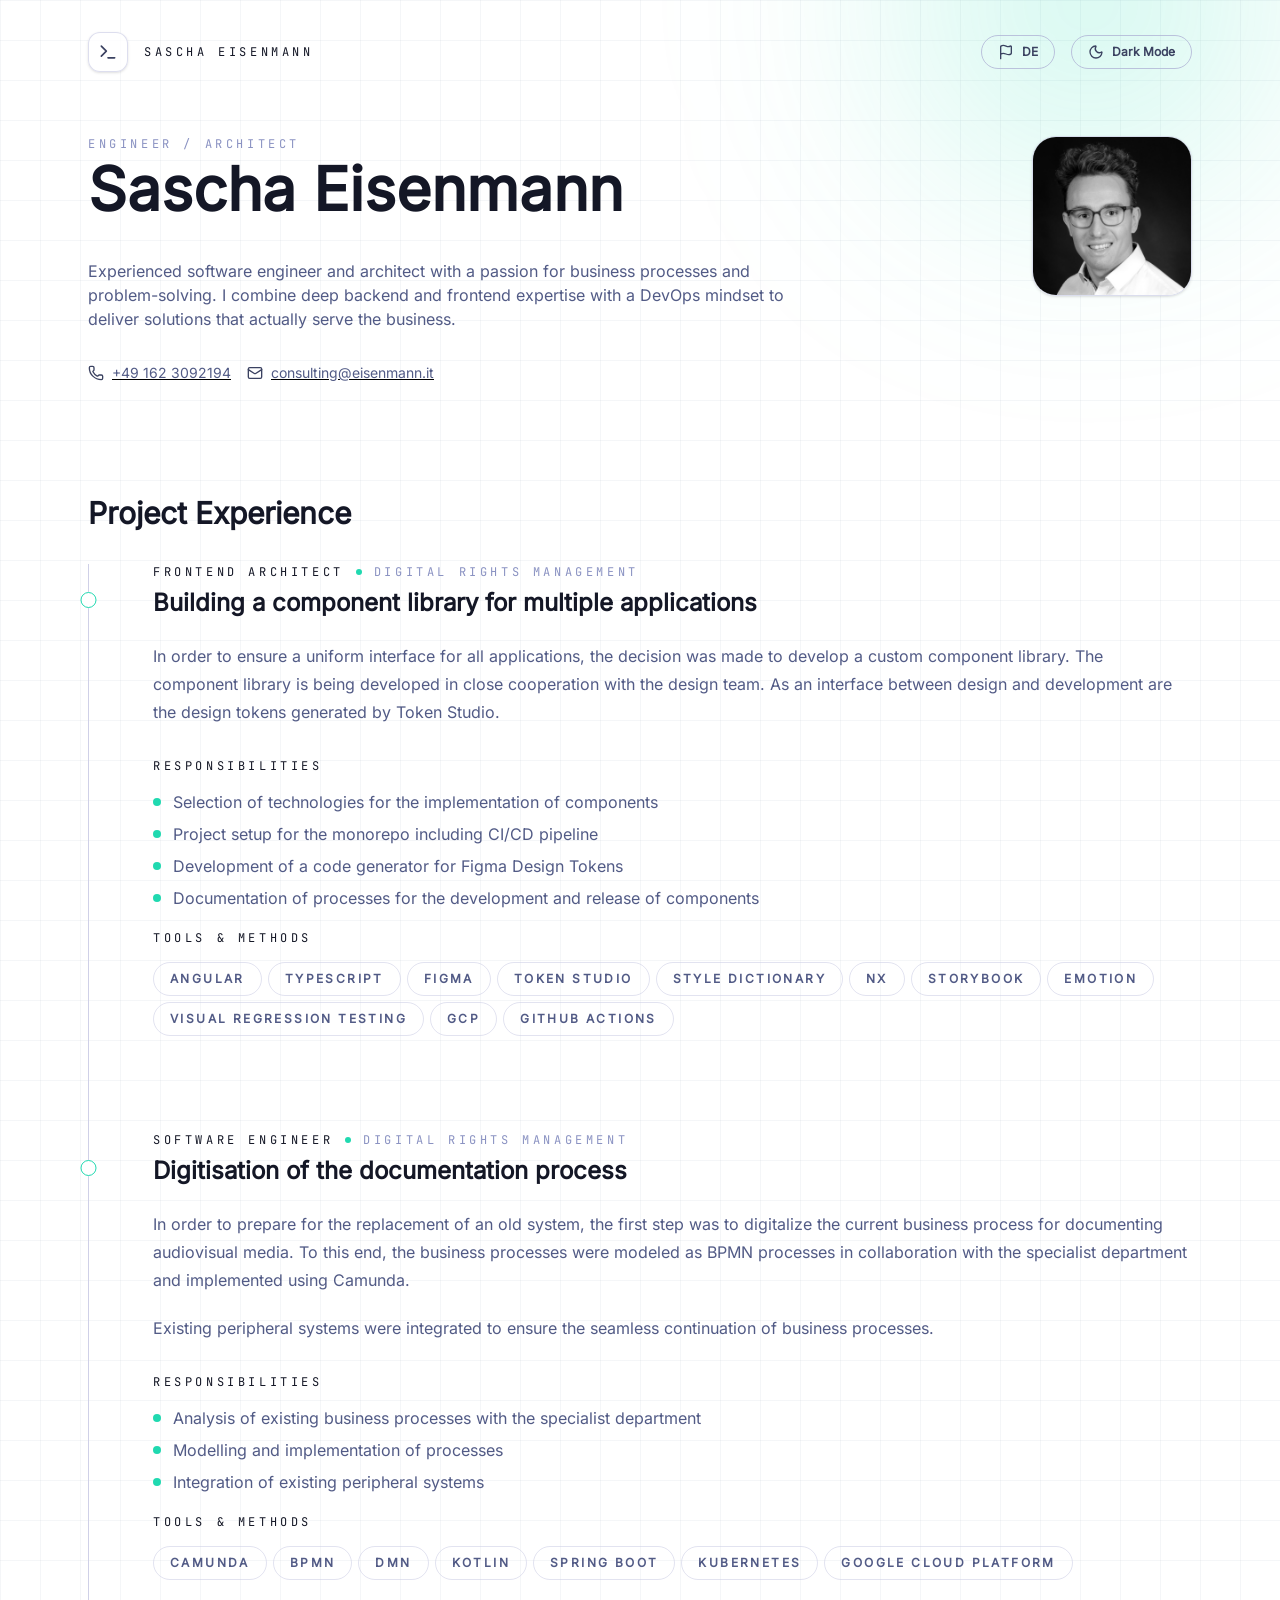
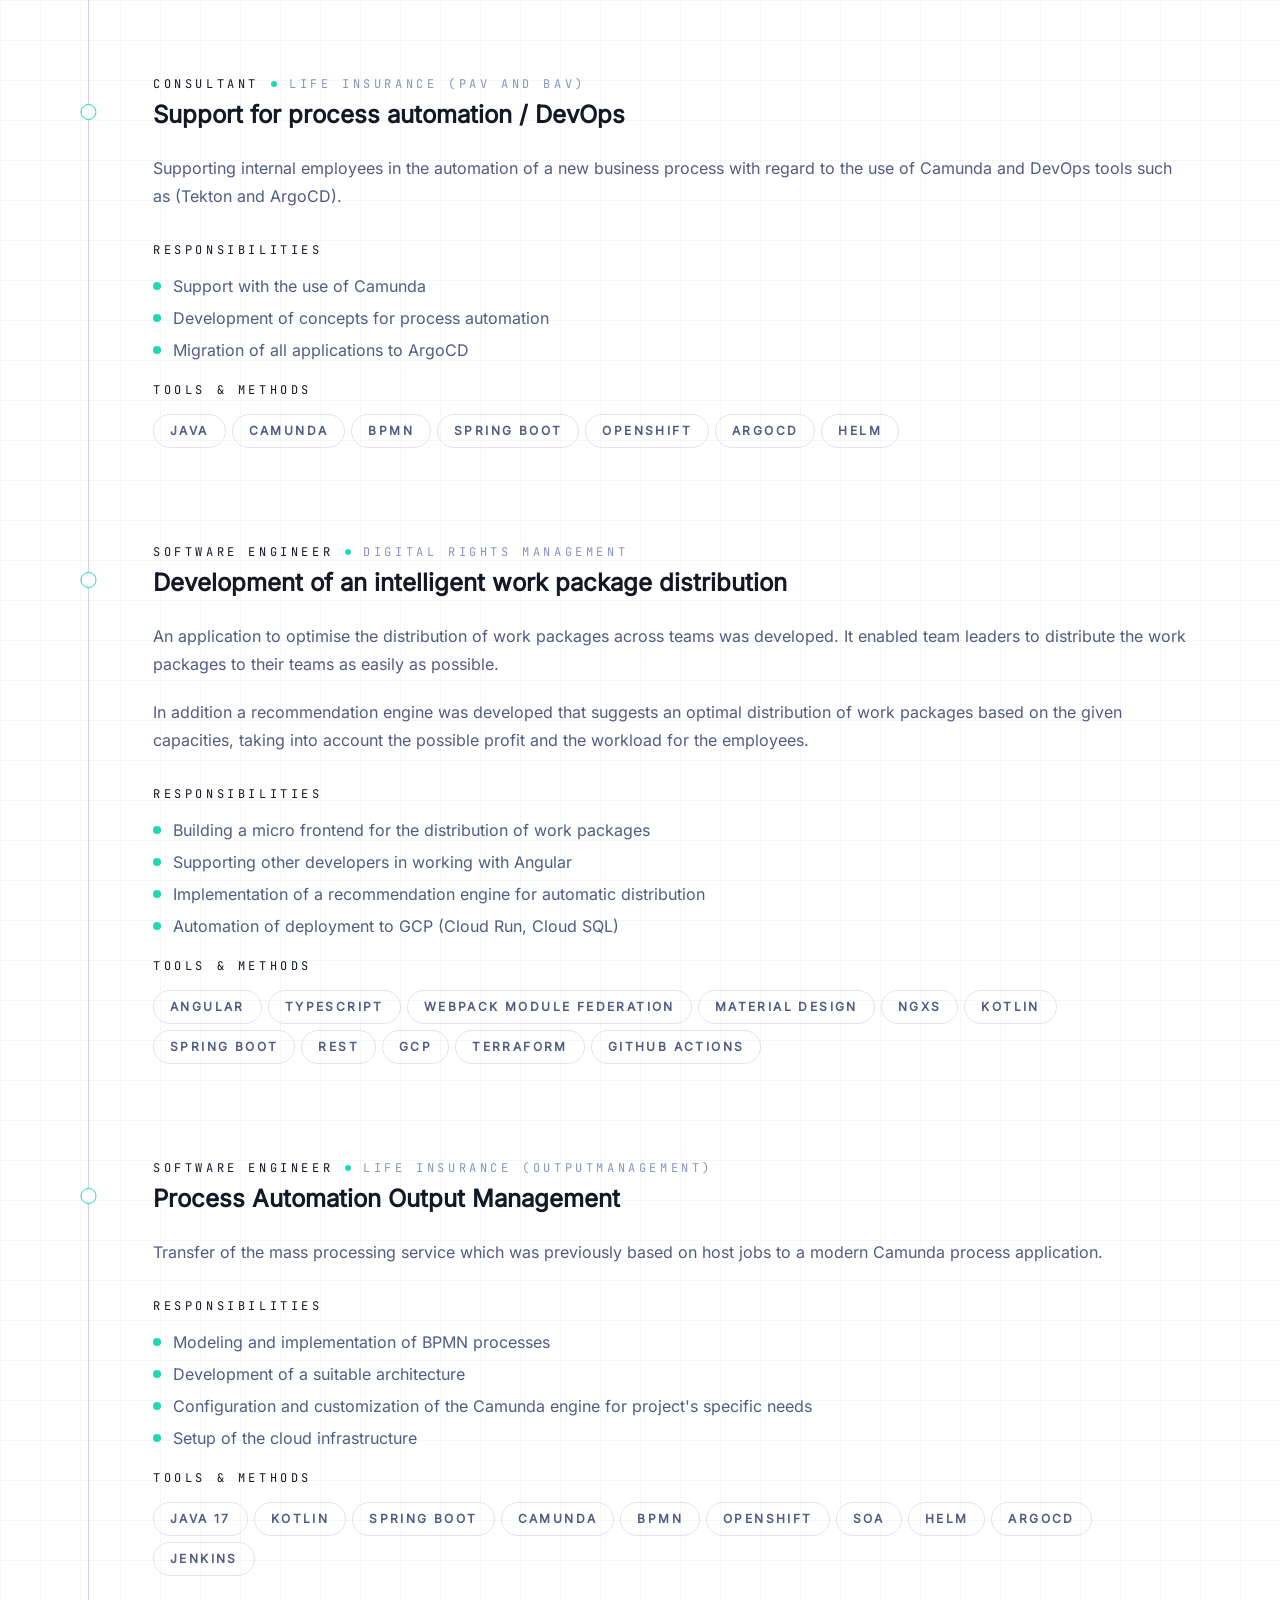
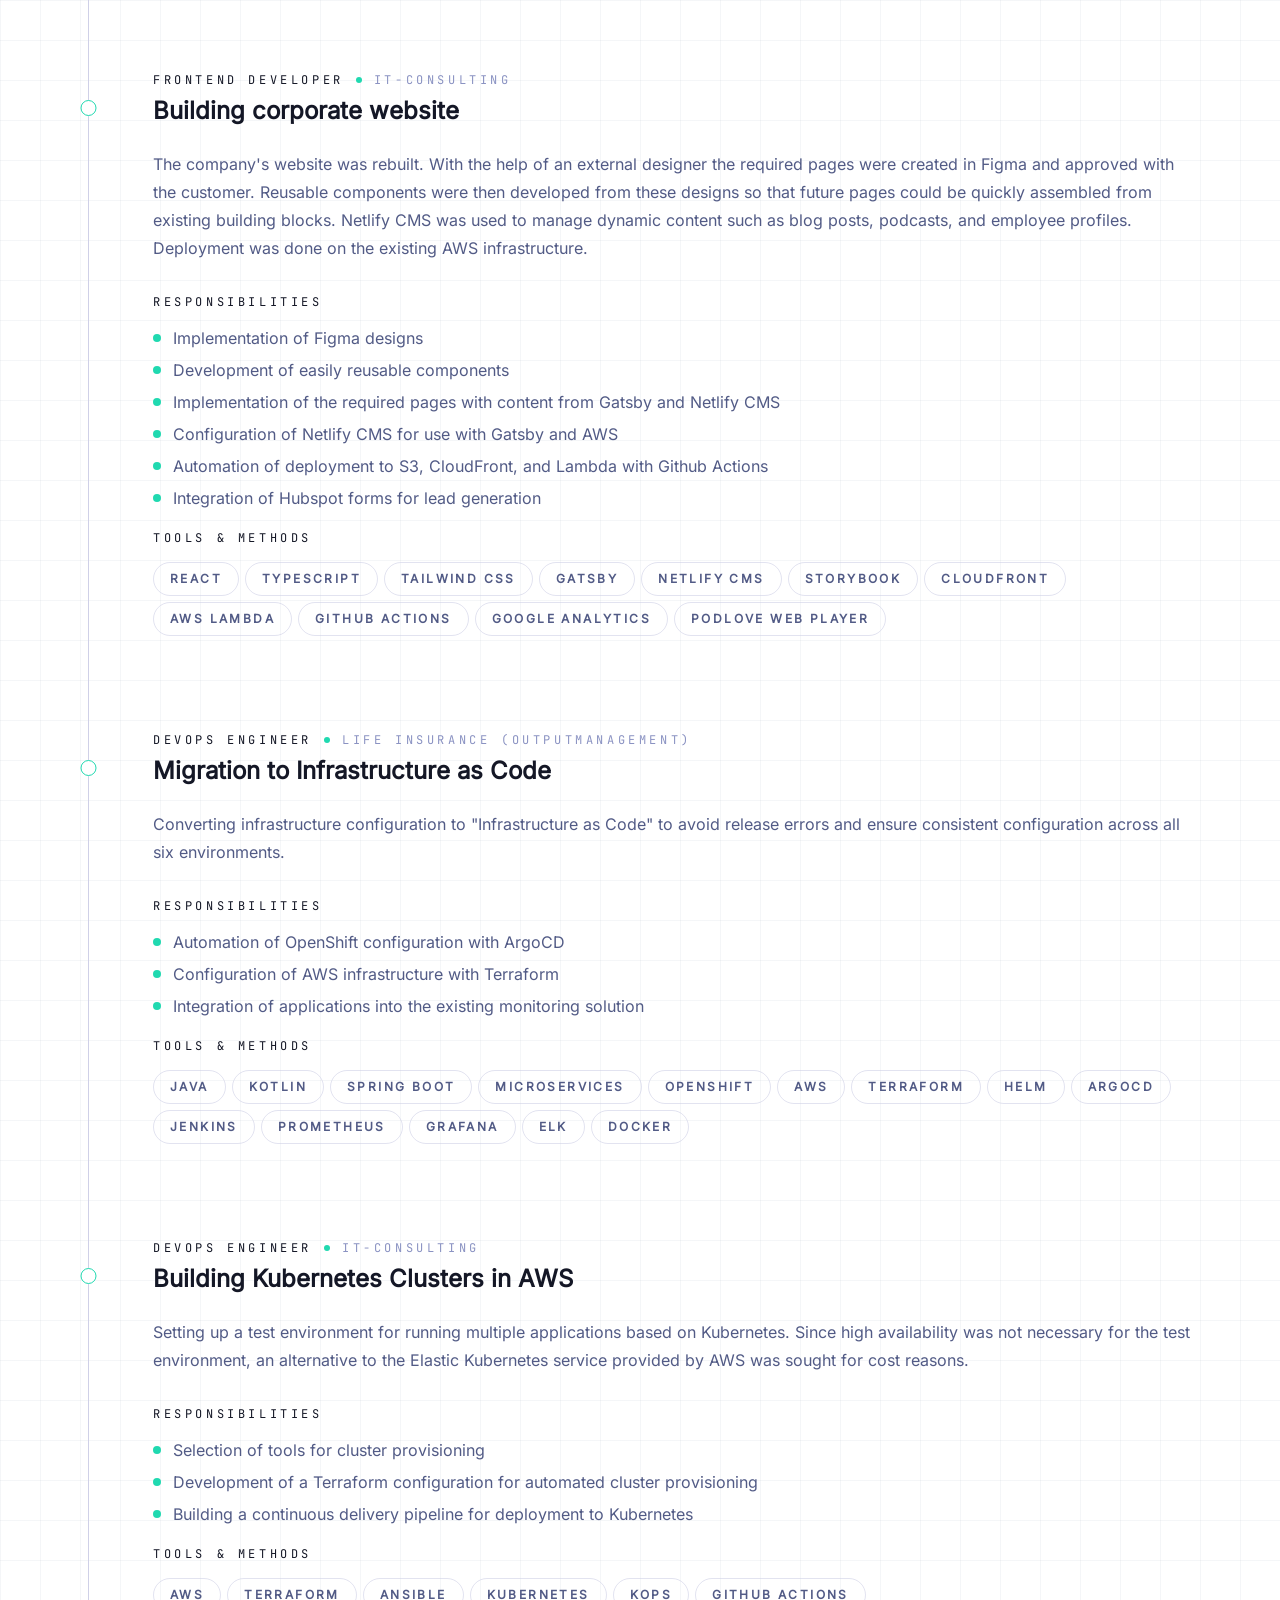
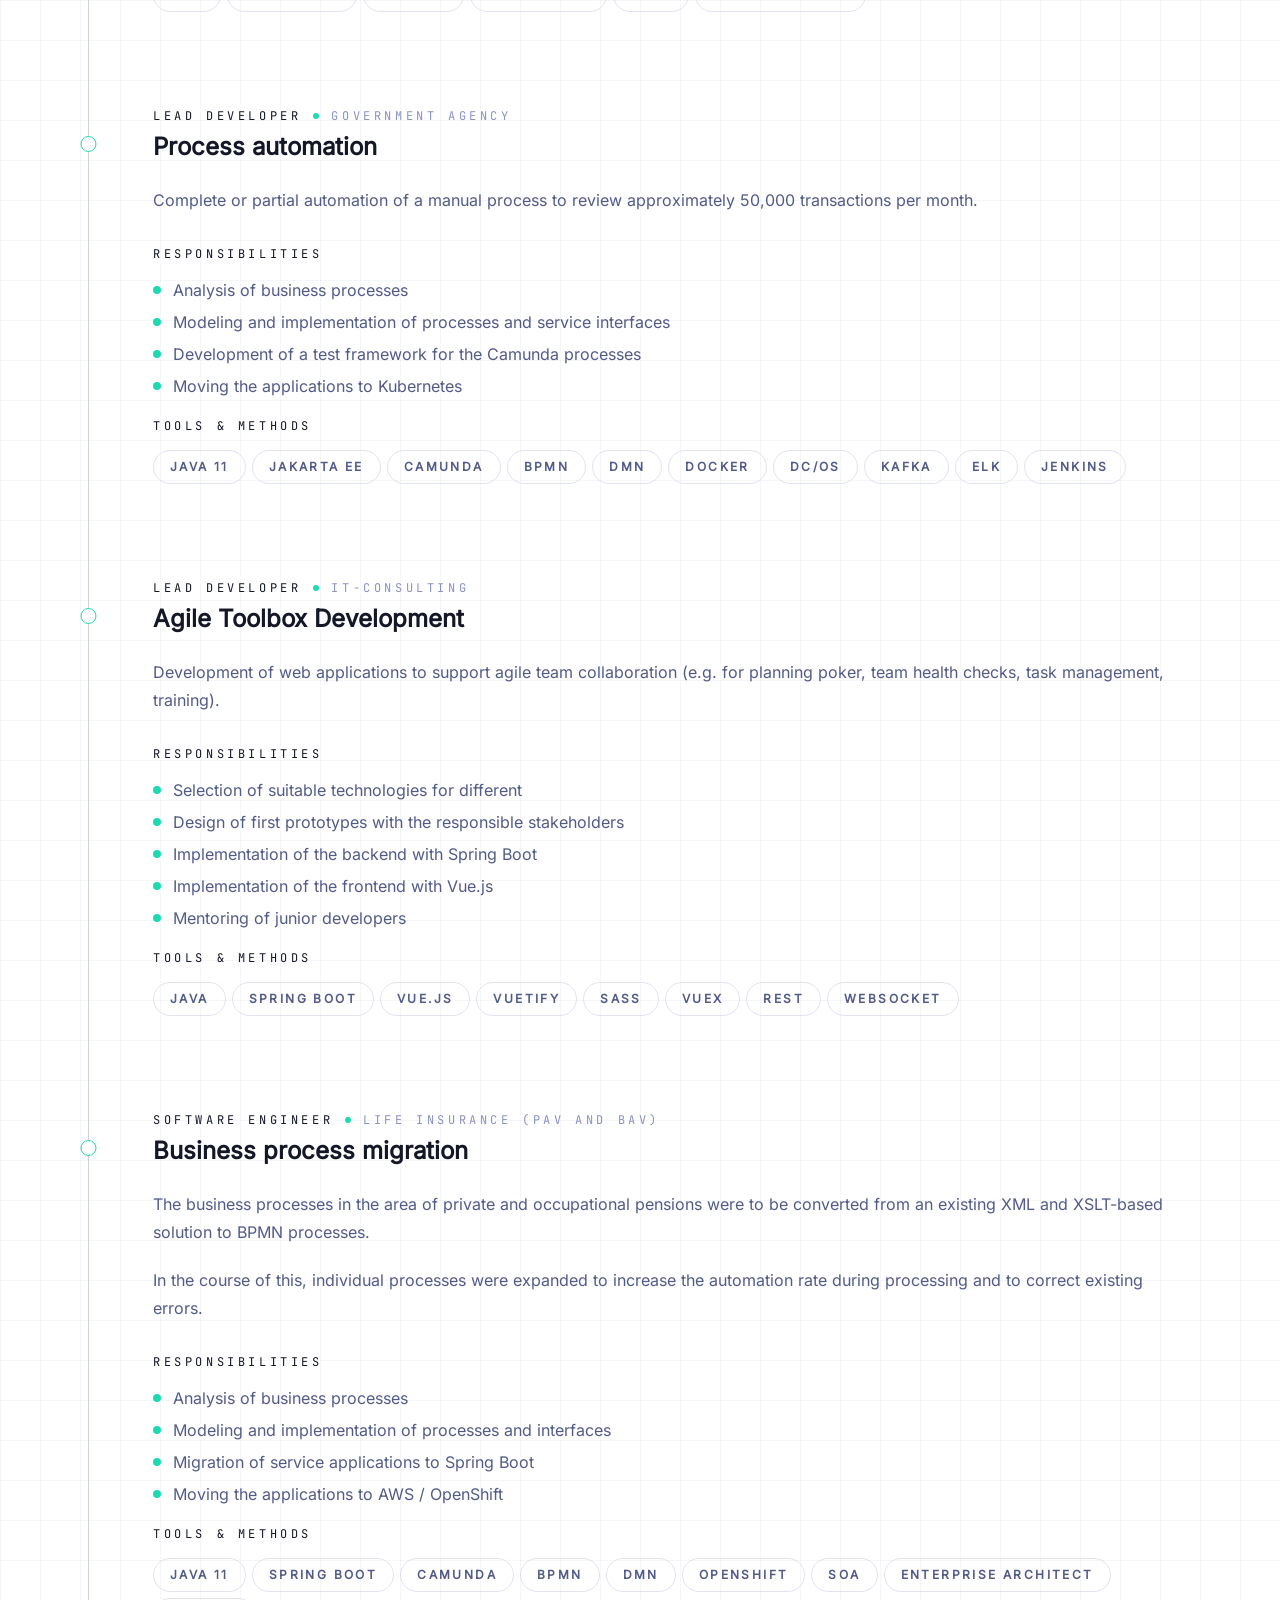
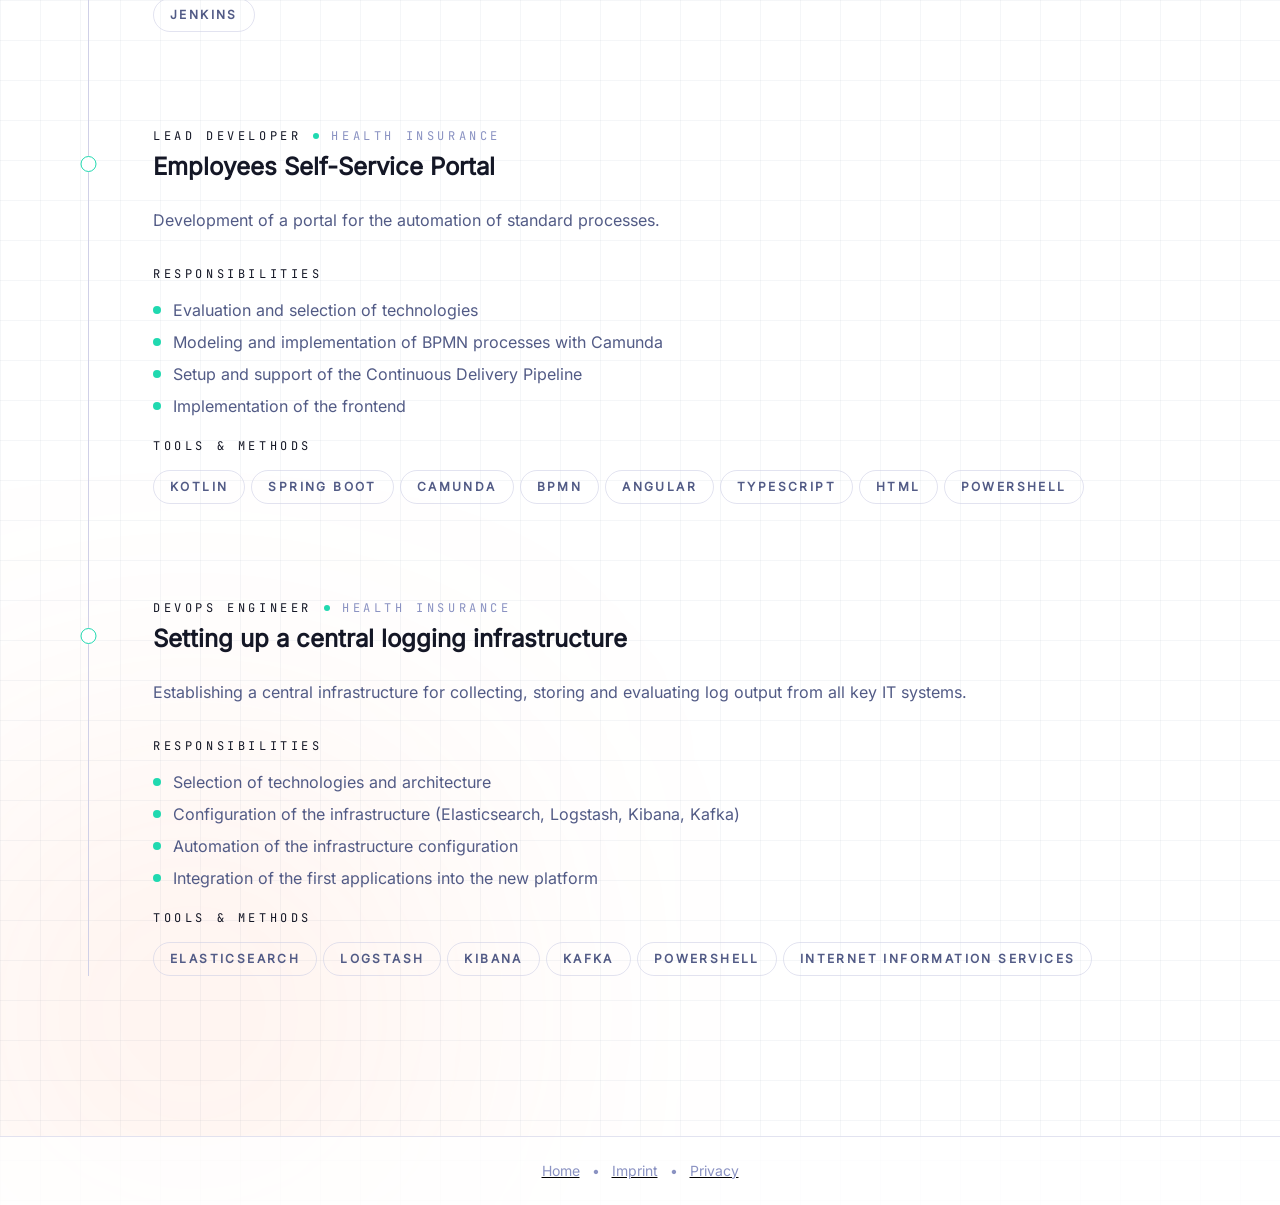
<file: resume/index.html>
<!DOCTYPE html><html lang="en-GB"><head><meta charSet="utf-8"/><meta name="viewport" content="width=device-width, initial-scale=1, shrink-to-fit=no"/><meta http-equiv="x-ua-compatible" content="ie=edge"/><meta name="generator" content="Gatsby 5.16.1"/><title data-react-helmet="true">Sascha Eisenmann</title><style data-href="/styles.9e360c535fa2da1e66e3.css" data-identity="gatsby-global-css">:host,:root{--fa-font-solid:normal 900 1em/1 "Font Awesome 6 Free";--fa-font-regular:normal 400 1em/1 "Font Awesome 6 Free";--fa-font-light:normal 300 1em/1 "Font Awesome 6 Pro";--fa-font-thin:normal 100 1em/1 "Font Awesome 6 Pro";--fa-font-duotone:normal 900 1em/1 "Font Awesome 6 Duotone";--fa-font-duotone-regular:normal 400 1em/1 "Font Awesome 6 Duotone";--fa-font-duotone-light:normal 300 1em/1 "Font Awesome 6 Duotone";--fa-font-duotone-thin:normal 100 1em/1 "Font Awesome 6 Duotone";--fa-font-brands:normal 400 1em/1 "Font Awesome 6 Brands";--fa-font-sharp-solid:normal 900 1em/1 "Font Awesome 6 Sharp";--fa-font-sharp-regular:normal 400 1em/1 "Font Awesome 6 Sharp";--fa-font-sharp-light:normal 300 1em/1 "Font Awesome 6 Sharp";--fa-font-sharp-thin:normal 100 1em/1 "Font Awesome 6 Sharp";--fa-font-sharp-duotone-solid:normal 900 1em/1 "Font Awesome 6 Sharp Duotone";--fa-font-sharp-duotone-regular:normal 400 1em/1 "Font Awesome 6 Sharp Duotone";--fa-font-sharp-duotone-light:normal 300 1em/1 "Font Awesome 6 Sharp Duotone";--fa-font-sharp-duotone-thin:normal 100 1em/1 "Font Awesome 6 Sharp Duotone"}svg.svg-inline--fa:not(:host),svg.svg-inline--fa:not(:root){box-sizing:content-box;overflow:visible}.svg-inline--fa{display:var(--fa-display,inline-block);height:1em;overflow:visible;vertical-align:-.125em}.svg-inline--fa.fa-2xs{vertical-align:.1em}.svg-inline--fa.fa-xs{vertical-align:0}.svg-inline--fa.fa-sm{vertical-align:-.07143em}.svg-inline--fa.fa-lg{vertical-align:-.2em}.svg-inline--fa.fa-xl{vertical-align:-.25em}.svg-inline--fa.fa-2xl{vertical-align:-.3125em}.svg-inline--fa.fa-pull-left{margin-right:var(--fa-pull-margin,.3em);width:auto}.svg-inline--fa.fa-pull-right{margin-left:var(--fa-pull-margin,.3em);width:auto}.svg-inline--fa.fa-li{top:.25em;width:var(--fa-li-width,2em)}.svg-inline--fa.fa-fw{width:var(--fa-fw-width,1.25em)}.fa-layers svg.svg-inline--fa{bottom:0;left:0;margin:auto;position:absolute;right:0;top:0}.fa-layers-counter,.fa-layers-text{display:inline-block;position:absolute;text-align:center}.fa-layers{display:inline-block;height:1em;position:relative;text-align:center;vertical-align:-.125em;width:1em}.fa-layers svg.svg-inline--fa{transform-origin:center center}.fa-layers-text{left:50%;top:50%;transform:translate(-50%,-50%);transform-origin:center center}.fa-layers-counter{background-color:var(--fa-counter-background-color,#ff253a);border-radius:var(--fa-counter-border-radius,1em);box-sizing:border-box;color:var(--fa-inverse,#fff);line-height:var(--fa-counter-line-height,1);max-width:var(--fa-counter-max-width,5em);min-width:var(--fa-counter-min-width,1.5em);overflow:hidden;padding:var(--fa-counter-padding,.25em .5em);right:var(--fa-right,0);text-overflow:ellipsis;top:var(--fa-top,0);transform:scale(var(--fa-counter-scale,.25));transform-origin:top right}.fa-layers-bottom-right{bottom:var(--fa-bottom,0);right:var(--fa-right,0);top:auto;transform:scale(var(--fa-layers-scale,.25));transform-origin:bottom right}.fa-layers-bottom-left{bottom:var(--fa-bottom,0);left:var(--fa-left,0);right:auto;top:auto;transform:scale(var(--fa-layers-scale,.25));transform-origin:bottom left}.fa-layers-top-right{right:var(--fa-right,0);top:var(--fa-top,0);transform:scale(var(--fa-layers-scale,.25));transform-origin:top right}.fa-layers-top-left{left:var(--fa-left,0);right:auto;top:var(--fa-top,0);transform:scale(var(--fa-layers-scale,.25));transform-origin:top left}.fa-1x{font-size:1em}.fa-2x{font-size:2em}.fa-3x{font-size:3em}.fa-4x{font-size:4em}.fa-5x{font-size:5em}.fa-6x{font-size:6em}.fa-7x{font-size:7em}.fa-8x{font-size:8em}.fa-9x{font-size:9em}.fa-10x{font-size:10em}.fa-2xs{font-size:.625em;line-height:.1em;vertical-align:.225em}.fa-xs{font-size:.75em;line-height:.08333em;vertical-align:.125em}.fa-sm{font-size:.875em;line-height:.07143em;vertical-align:.05357em}.fa-lg{font-size:1.25em;line-height:.05em;vertical-align:-.075em}.fa-xl{font-size:1.5em;line-height:.04167em;vertical-align:-.125em}.fa-2xl{font-size:2em;line-height:.03125em;vertical-align:-.1875em}.fa-fw{text-align:center;width:1.25em}.fa-ul{list-style-type:none;margin-left:var(--fa-li-margin,2.5em);padding-left:0}.fa-ul>li{position:relative}.fa-li{left:calc(var(--fa-li-width, 2em)*-1);line-height:inherit;position:absolute;text-align:center;width:var(--fa-li-width,2em)}.fa-border{border-color:var(--fa-border-color,#eee);border-radius:var(--fa-border-radius,.1em);border-style:var(--fa-border-style,solid);border-width:var(--fa-border-width,.08em);padding:var(--fa-border-padding,.2em .25em .15em)}.fa-pull-left{float:left;margin-right:var(--fa-pull-margin,.3em)}.fa-pull-right{float:right;margin-left:var(--fa-pull-margin,.3em)}.fa-beat{animation-delay:var(--fa-animation-delay,0s);animation-direction:var(--fa-animation-direction,normal);animation-duration:var(--fa-animation-duration,1s);animation-iteration-count:var(--fa-animation-iteration-count,infinite);animation-name:fa-beat;animation-timing-function:var(--fa-animation-timing,ease-in-out)}.fa-bounce{animation-delay:var(--fa-animation-delay,0s);animation-direction:var(--fa-animation-direction,normal);animation-duration:var(--fa-animation-duration,1s);animation-iteration-count:var(--fa-animation-iteration-count,infinite);animation-name:fa-bounce;animation-timing-function:var(--fa-animation-timing,cubic-bezier(.28,.84,.42,1))}.fa-fade{animation-iteration-count:var(--fa-animation-iteration-count,infinite);animation-name:fa-fade;animation-timing-function:var(--fa-animation-timing,cubic-bezier(.4,0,.6,1))}.fa-beat-fade,.fa-fade{animation-delay:var(--fa-animation-delay,0s);animation-direction:var(--fa-animation-direction,normal);animation-duration:var(--fa-animation-duration,1s)}.fa-beat-fade{animation-iteration-count:var(--fa-animation-iteration-count,infinite);animation-name:fa-beat-fade;animation-timing-function:var(--fa-animation-timing,cubic-bezier(.4,0,.6,1))}.fa-flip{animation-delay:var(--fa-animation-delay,0s);animation-direction:var(--fa-animation-direction,normal);animation-duration:var(--fa-animation-duration,1s);animation-iteration-count:var(--fa-animation-iteration-count,infinite);animation-name:fa-flip;animation-timing-function:var(--fa-animation-timing,ease-in-out)}.fa-shake{animation-duration:var(--fa-animation-duration,1s);animation-iteration-count:var(--fa-animation-iteration-count,infinite);animation-name:fa-shake;animation-timing-function:var(--fa-animation-timing,linear)}.fa-shake,.fa-spin{animation-delay:var(--fa-animation-delay,0s);animation-direction:var(--fa-animation-direction,normal)}.fa-spin{animation-duration:var(--fa-animation-duration,2s);animation-iteration-count:var(--fa-animation-iteration-count,infinite);animation-name:fa-spin;animation-timing-function:var(--fa-animation-timing,linear)}.fa-spin-reverse{--fa-animation-direction:reverse}.fa-pulse,.fa-spin-pulse{animation-direction:var(--fa-animation-direction,normal);animation-duration:var(--fa-animation-duration,1s);animation-iteration-count:var(--fa-animation-iteration-count,infinite);animation-name:fa-spin;animation-timing-function:var(--fa-animation-timing,steps(8))}@media (prefers-reduced-motion:reduce){.fa-beat,.fa-beat-fade,.fa-bounce,.fa-fade,.fa-flip,.fa-pulse,.fa-shake,.fa-spin,.fa-spin-pulse{animation-delay:-1ms;animation-duration:1ms;animation-iteration-count:1;transition-delay:0s;transition-duration:0s}}@keyframes fa-beat{0%,90%{transform:scale(1)}45%{transform:scale(var(--fa-beat-scale,1.25))}}@keyframes fa-bounce{0%{transform:scale(1) translateY(0)}10%{transform:scale(var(--fa-bounce-start-scale-x,1.1),var(--fa-bounce-start-scale-y,.9)) translateY(0)}30%{transform:scale(var(--fa-bounce-jump-scale-x,.9),var(--fa-bounce-jump-scale-y,1.1)) translateY(var(--fa-bounce-height,-.5em))}50%{transform:scale(var(--fa-bounce-land-scale-x,1.05),var(--fa-bounce-land-scale-y,.95)) translateY(0)}57%{transform:scale(1) translateY(var(--fa-bounce-rebound,-.125em))}64%{transform:scale(1) translateY(0)}to{transform:scale(1) translateY(0)}}@keyframes fa-fade{50%{opacity:var(--fa-fade-opacity,.4)}}@keyframes fa-beat-fade{0%,to{opacity:var(--fa-beat-fade-opacity,.4);transform:scale(1)}50%{opacity:1;transform:scale(var(--fa-beat-fade-scale,1.125))}}@keyframes fa-flip{50%{transform:rotate3d(var(--fa-flip-x,0),var(--fa-flip-y,1),var(--fa-flip-z,0),var(--fa-flip-angle,-180deg))}}@keyframes fa-shake{0%{transform:rotate(-15deg)}4%{transform:rotate(15deg)}24%,8%{transform:rotate(-18deg)}12%,28%{transform:rotate(18deg)}16%{transform:rotate(-22deg)}20%{transform:rotate(22deg)}32%{transform:rotate(-12deg)}36%{transform:rotate(12deg)}40%,to{transform:rotate(0deg)}}@keyframes fa-spin{0%{transform:rotate(0deg)}to{transform:rotate(1turn)}}.fa-rotate-90{transform:rotate(90deg)}.fa-rotate-180{transform:rotate(180deg)}.fa-rotate-270{transform:rotate(270deg)}.fa-flip-horizontal{transform:scaleX(-1)}.fa-flip-vertical{transform:scaleY(-1)}.fa-flip-both,.fa-flip-horizontal.fa-flip-vertical{transform:scale(-1)}.fa-rotate-by{transform:rotate(var(--fa-rotate-angle,0))}.fa-stack{display:inline-block;height:2em;position:relative;vertical-align:middle;width:2.5em}.fa-stack-1x,.fa-stack-2x{bottom:0;left:0;margin:auto;position:absolute;right:0;top:0;z-index:var(--fa-stack-z-index,auto)}.svg-inline--fa.fa-stack-1x{height:1em;width:1.25em}.svg-inline--fa.fa-stack-2x{height:2em;width:2.5em}.fa-inverse{color:var(--fa-inverse,#fff)}.fa-sr-only,.fa-sr-only-focusable:not(:focus),.sr-only,.sr-only-focusable:not(:focus){clip:rect(0,0,0,0);border-width:0;height:1px;margin:-1px;overflow:hidden;padding:0;position:absolute;white-space:nowrap;width:1px}.svg-inline--fa .fa-primary{fill:var(--fa-primary-color,currentColor);opacity:var(--fa-primary-opacity,1)}.svg-inline--fa .fa-secondary{fill:var(--fa-secondary-color,currentColor)}.svg-inline--fa .fa-secondary,.svg-inline--fa.fa-swap-opacity .fa-primary{opacity:var(--fa-secondary-opacity,.4)}.svg-inline--fa.fa-swap-opacity .fa-secondary{opacity:var(--fa-primary-opacity,1)}.svg-inline--fa mask .fa-primary,.svg-inline--fa mask .fa-secondary{fill:#000}

/*! tailwindcss v4.1.18 | MIT License | https://tailwindcss.com */@layer properties{@supports ((-webkit-hyphens:none) and (not (margin-trim:inline))) or ((-moz-orient:inline) and (not (color:rgb(from red r g b)))){*,::backdrop,:after,:before{--tw-translate-x:0;--tw-translate-y:0;--tw-translate-z:0;--tw-rotate-x:initial;--tw-rotate-y:initial;--tw-rotate-z:initial;--tw-skew-x:initial;--tw-skew-y:initial;--tw-space-y-reverse:0;--tw-border-style:solid;--tw-leading:initial;--tw-font-weight:initial;--tw-tracking:initial;--tw-shadow:0 0 #0000;--tw-shadow-color:initial;--tw-shadow-alpha:100%;--tw-inset-shadow:0 0 #0000;--tw-inset-shadow-color:initial;--tw-inset-shadow-alpha:100%;--tw-ring-color:initial;--tw-ring-shadow:0 0 #0000;--tw-inset-ring-color:initial;--tw-inset-ring-shadow:0 0 #0000;--tw-ring-inset:initial;--tw-ring-offset-width:0px;--tw-ring-offset-color:#fff;--tw-ring-offset-shadow:0 0 #0000;--tw-outline-style:solid;--tw-blur:initial;--tw-brightness:initial;--tw-contrast:initial;--tw-grayscale:initial;--tw-hue-rotate:initial;--tw-invert:initial;--tw-opacity:initial;--tw-saturate:initial;--tw-sepia:initial;--tw-drop-shadow:initial;--tw-drop-shadow-color:initial;--tw-drop-shadow-alpha:100%;--tw-drop-shadow-size:initial;--tw-backdrop-blur:initial;--tw-backdrop-brightness:initial;--tw-backdrop-contrast:initial;--tw-backdrop-grayscale:initial;--tw-backdrop-hue-rotate:initial;--tw-backdrop-invert:initial;--tw-backdrop-opacity:initial;--tw-backdrop-saturate:initial;--tw-backdrop-sepia:initial;--tw-duration:initial;--tw-ease:initial}}}@layer base{*,::backdrop,:after,:before{border:0 solid;box-sizing:border-box;margin:0;padding:0}::file-selector-button{border:0 solid;box-sizing:border-box;margin:0;padding:0}:host,html{-webkit-text-size-adjust:100%;font-feature-settings:var(--default-font-feature-settings,normal);-webkit-tap-highlight-color:transparent;font-family:var(--default-font-family,ui-sans-serif,system-ui,sans-serif,"Apple Color Emoji","Segoe UI Emoji","Segoe UI Symbol","Noto Color Emoji");font-variation-settings:var(--default-font-variation-settings,normal);line-height:1.5;-moz-tab-size:4;-o-tab-size:4;tab-size:4}hr{border-top-width:1px;color:inherit;height:0}abbr:where([title]){-webkit-text-decoration:underline dotted;text-decoration:underline dotted}h1,h2,h3,h4,h5,h6{font-size:inherit;font-weight:inherit}a{color:inherit;-webkit-text-decoration:inherit;text-decoration:inherit}b,strong{font-weight:bolder}code,kbd,pre,samp{font-feature-settings:var(--default-mono-font-feature-settings,normal);font-family:var(--default-mono-font-family,ui-monospace,SFMono-Regular,Menlo,Monaco,Consolas,"Liberation Mono","Courier New",monospace);font-size:1em;font-variation-settings:var(--default-mono-font-variation-settings,normal)}small{font-size:80%}sub,sup{font-size:75%;line-height:0;position:relative;vertical-align:baseline}sub{bottom:-.25em}sup{top:-.5em}table{border-collapse:collapse;border-color:inherit;text-indent:0}:-moz-focusring{outline:auto}progress{vertical-align:baseline}summary{display:list-item}menu,ol,ul{list-style:none}audio,canvas,embed,iframe,img,object,svg,video{display:block;vertical-align:middle}img,video{height:auto;max-width:100%}button,input,optgroup,select,textarea{font-feature-settings:inherit;background-color:#0000;border-radius:0;color:inherit;font:inherit;font-variation-settings:inherit;letter-spacing:inherit;opacity:1}::file-selector-button{font-feature-settings:inherit;background-color:#0000;border-radius:0;color:inherit;font:inherit;font-variation-settings:inherit;letter-spacing:inherit;opacity:1}:where(select:is([multiple],[size])) optgroup{font-weight:bolder}:where(select:is([multiple],[size])) optgroup option{padding-inline-start:20px}::file-selector-button{margin-inline-end:4px}::-moz-placeholder{opacity:1}::placeholder{opacity:1}@supports (not (-webkit-appearance:-apple-pay-button)) or (contain-intrinsic-size:1px){::-moz-placeholder{color:currentColor}::placeholder{color:currentColor}@supports (color:color-mix(in lab,red,red)){::-moz-placeholder{color:color-mix(in oklab,currentcolor 50%,transparent)}::placeholder{color:color-mix(in oklab,currentcolor 50%,transparent)}}}textarea{resize:vertical}::-webkit-search-decoration{-webkit-appearance:none}::-webkit-date-and-time-value{min-height:1lh;text-align:inherit}::-webkit-datetime-edit{display:inline-flex}::-webkit-datetime-edit-fields-wrapper{padding:0}::-webkit-datetime-edit,::-webkit-datetime-edit-year-field{padding-block:0}::-webkit-datetime-edit-day-field,::-webkit-datetime-edit-month-field{padding-block:0}::-webkit-datetime-edit-hour-field,::-webkit-datetime-edit-minute-field{padding-block:0}::-webkit-datetime-edit-millisecond-field,::-webkit-datetime-edit-second-field{padding-block:0}::-webkit-datetime-edit-meridiem-field{padding-block:0}::-webkit-calendar-picker-indicator{line-height:1}:-moz-ui-invalid{box-shadow:none}button,input:where([type=button],[type=reset],[type=submit]){-webkit-appearance:button;-moz-appearance:button;appearance:button}::file-selector-button{-webkit-appearance:button;-moz-appearance:button;appearance:button}::-webkit-inner-spin-button,::-webkit-outer-spin-button{height:auto}[hidden]:where(:not([hidden=until-found])){display:none!important}}@font-face{font-display:swap;font-family:IBM Plex Sans;font-style:normal;font-weight:400;src:url(/static/ibm-plex-sans-cyrillic-ext-400-normal-c7f19d6795be43c1647b4b5d3cc0953d.woff2)format("woff2"),url(/static/ibm-plex-sans-cyrillic-ext-400-normal-5b7e59c2b55016b4395610dc67a089a5.woff)format("woff");unicode-range:u+460-52f,u+1c80-1c8a,u+20b4,u+2de0-2dff,u+a640-a69f,u+fe2e-fe2f}@font-face{font-display:swap;font-family:IBM Plex Sans;font-style:normal;font-weight:400;src:url(/static/ibm-plex-sans-cyrillic-400-normal-f55992bec61fac647a43812753fdf6db.woff2)format("woff2"),url(/static/ibm-plex-sans-cyrillic-400-normal-c4aae3aa3c88327f34ffad0985107e06.woff)format("woff");unicode-range:u+301,u+400-45f,u+490-491,u+4b0-4b1,u+2116}@font-face{font-display:swap;font-family:IBM Plex Sans;font-style:normal;font-weight:400;src:url([data-uri])format("woff2"),url([data-uri])format("woff");unicode-range:u+370-377,u+37a-37f,u+384-38a,u+38c,u+38e-3a1,u+3a3-3ff}@font-face{font-display:swap;font-family:IBM Plex Sans;font-style:normal;font-weight:400;src:url([data-uri])format("woff2"),url([data-uri])format("woff");unicode-range:u+102-103,u+110-111,u+128-129,u+168-169,u+1a0-1a1,u+1af-1b0,u+300-301,u+303-304,u+308-309,u+323,u+329,u+1ea0-1ef9,u+20ab}@font-face{font-display:swap;font-family:IBM Plex Sans;font-style:normal;font-weight:400;src:url(/static/ibm-plex-sans-latin-ext-400-normal-11781b13e59d30facc4078291d0b62d2.woff2)format("woff2"),url(/static/ibm-plex-sans-latin-ext-400-normal-24d83b525f192cb3d1ca99619fd54f18.woff)format("woff");unicode-range:u+100-2ba,u+2bd-2c5,u+2c7-2cc,u+2ce-2d7,u+2dd-2ff,u+304,u+308,u+329,u+1d00-1dbf,u+1e00-1e9f,u+1ef2-1eff,u+2020,u+20a0-20ab,u+20ad-20c0,u+2113,u+2c60-2c7f,u+a720-a7ff}@font-face{font-display:swap;font-family:IBM Plex Sans;font-style:normal;font-weight:400;src:url(/static/ibm-plex-sans-latin-400-normal-3160b5c6767eb4c69c785b2b20ddf21a.woff2)format("woff2"),url(/static/ibm-plex-sans-latin-400-normal-65b2eda743bf1110347695ef0f76f829.woff)format("woff");unicode-range:u+??,u+131,u+152-153,u+2bb-2bc,u+2c6,u+2da,u+2dc,u+304,u+308,u+329,u+2000-206f,u+20ac,u+2122,u+2191,u+2193,u+2212,u+2215,u+feff,u+fffd}@font-face{font-display:swap;font-family:Inter;font-style:normal;font-weight:400;src:url(/static/inter-cyrillic-ext-400-normal-39fbf8d2c4abc46f721fd13d25f218b6.woff2)format("woff2"),url(/static/inter-cyrillic-ext-400-normal-818b84180553acc613f3384f97852cea.woff)format("woff");unicode-range:u+460-52f,u+1c80-1c8a,u+20b4,u+2de0-2dff,u+a640-a69f,u+fe2e-fe2f}@font-face{font-display:swap;font-family:Inter;font-style:normal;font-weight:400;src:url([data-uri])format("woff2"),url([data-uri])format("woff");unicode-range:u+301,u+400-45f,u+490-491,u+4b0-4b1,u+2116}@font-face{font-display:swap;font-family:Inter;font-style:normal;font-weight:400;src:url([data-uri])format("woff2"),url([data-uri])format("woff");unicode-range:u+1f??}@font-face{font-display:swap;font-family:Inter;font-style:normal;font-weight:400;src:url([data-uri])format("woff2"),url([data-uri])format("woff");unicode-range:u+370-377,u+37a-37f,u+384-38a,u+38c,u+38e-3a1,u+3a3-3ff}@font-face{font-display:swap;font-family:Inter;font-style:normal;font-weight:400;src:url([data-uri])format("woff2"),url([data-uri])format("woff");unicode-range:u+102-103,u+110-111,u+128-129,u+168-169,u+1a0-1a1,u+1af-1b0,u+300-301,u+303-304,u+308-309,u+323,u+329,u+1ea0-1ef9,u+20ab}@font-face{font-display:swap;font-family:Inter;font-style:normal;font-weight:400;src:url(/static/inter-latin-ext-400-normal-210fb826cb25acbd4094094e2ba72036.woff2)format("woff2"),url(/static/inter-latin-ext-400-normal-c616205185f0d3677df92ca67265336b.woff)format("woff");unicode-range:u+100-2ba,u+2bd-2c5,u+2c7-2cc,u+2ce-2d7,u+2dd-2ff,u+304,u+308,u+329,u+1d00-1dbf,u+1e00-1e9f,u+1ef2-1eff,u+2020,u+20a0-20ab,u+20ad-20c0,u+2113,u+2c60-2c7f,u+a720-a7ff}@font-face{font-display:swap;font-family:Inter;font-style:normal;font-weight:400;src:url(/static/inter-latin-400-normal-eca1e21531598d5db58f56b3ba23a8cc.woff2)format("woff2"),url(/static/inter-latin-400-normal-2ea1079c0069eb040a52a7830ffa0114.woff)format("woff");unicode-range:u+??,u+131,u+152-153,u+2bb-2bc,u+2c6,u+2da,u+2dc,u+304,u+308,u+329,u+2000-206f,u+20ac,u+2122,u+2191,u+2193,u+2212,u+2215,u+feff,u+fffd}@font-face{font-display:swap;font-family:JetBrains Mono;font-style:normal;font-weight:400;src:url([data-uri])format("woff2"),url([data-uri])format("woff");unicode-range:u+460-52f,u+1c80-1c8a,u+20b4,u+2de0-2dff,u+a640-a69f,u+fe2e-fe2f}@font-face{font-display:swap;font-family:JetBrains Mono;font-style:normal;font-weight:400;src:url([data-uri])format("woff2"),url([data-uri])format("woff");unicode-range:u+301,u+400-45f,u+490-491,u+4b0-4b1,u+2116}@font-face{font-display:swap;font-family:JetBrains Mono;font-style:normal;font-weight:400;src:url([data-uri])format("woff2"),url([data-uri])format("woff");unicode-range:u+370-377,u+37a-37f,u+384-38a,u+38c,u+38e-3a1,u+3a3-3ff}@font-face{font-display:swap;font-family:JetBrains Mono;font-style:normal;font-weight:400;src:url([data-uri])format("woff2"),url([data-uri])format("woff");unicode-range:u+102-103,u+110-111,u+128-129,u+168-169,u+1a0-1a1,u+1af-1b0,u+300-301,u+303-304,u+308-309,u+323,u+329,u+1ea0-1ef9,u+20ab}@font-face{font-display:swap;font-family:JetBrains Mono;font-style:normal;font-weight:400;src:url([data-uri])format("woff2"),url(/static/jetbrains-mono-latin-ext-400-normal-dfdc51c009ca3dea7613b2ff11d70b71.woff)format("woff");unicode-range:u+100-2ba,u+2bd-2c5,u+2c7-2cc,u+2ce-2d7,u+2dd-2ff,u+304,u+308,u+329,u+1d00-1dbf,u+1e00-1e9f,u+1ef2-1eff,u+2020,u+20a0-20ab,u+20ad-20c0,u+2113,u+2c60-2c7f,u+a720-a7ff}@font-face{font-display:swap;font-family:JetBrains Mono;font-style:normal;font-weight:400;src:url(/static/jetbrains-mono-latin-400-normal-d04352f240062b100fba0eff7f328200.woff2)format("woff2"),url(/static/jetbrains-mono-latin-400-normal-1fef352a4021940e309a0cc0794be0f8.woff)format("woff");unicode-range:u+??,u+131,u+152-153,u+2bb-2bc,u+2c6,u+2da,u+2dc,u+304,u+308,u+329,u+2000-206f,u+20ac,u+2122,u+2191,u+2193,u+2212,u+2215,u+feff,u+fffd}@layer theme{:host,:root{--font-sans:"Inter",ui-sans-serif,system-ui;--font-mono:"JetBrains Mono",ui-monospace,SFMono-Regular;--color-white:#fff;--spacing:.25rem;--container-6xl:72rem;--text-xs:.75rem;--text-xs--line-height:1.33333;--text-sm:.875rem;--text-sm--line-height:1.42857;--text-base:1rem;--text-base--line-height:1.5;--text-lg:1.125rem;--text-lg--line-height:1.55556;--text-xl:1.25rem;--text-xl--line-height:1.4;--text-2xl:1.5rem;--text-2xl--line-height:1.33333;--text-3xl:1.875rem;--text-3xl--line-height:1.2;--text-4xl:2.25rem;--text-4xl--line-height:1.11111;--text-6xl:3.75rem;--text-6xl--line-height:1;--font-weight-semibold:600;--leading-tight:1.25;--radius-xl:.75rem;--radius-2xl:1rem;--radius-3xl:1.5rem;--ease-in-out:cubic-bezier(.4,0,.2,1);--default-transition-duration:.15s;--default-transition-timing-function:cubic-bezier(.4,0,.2,1);--default-font-family:var(--font-sans);--default-mono-font-family:var(--font-mono);--color-ink-50:#f7f7fb;--color-ink-100:#ececf6;--color-ink-200:#cfd0e7;--color-ink-300:#b1b5d6;--color-ink-400:#8a92c2;--color-ink-600:#525b86;--color-ink-700:#3b4261;--color-ink-800:#262a3f;--color-ink-900:#141726;--color-neon-500:#20d9b0;--color-ember-500:#ff7a42}}@layer components;@layer utilities{.pointer-events-none{pointer-events:none}.absolute{position:absolute}.relative{position:relative}.-inset-2{inset:calc(var(--spacing)*-2)}.inset-0{inset:calc(var(--spacing)*0)}.-top-48{top:calc(var(--spacing)*-48)}.right-0{right:calc(var(--spacing)*0)}.bottom-0{bottom:calc(var(--spacing)*0)}.left-0{left:calc(var(--spacing)*0)}.z-10{z-index:10}.mx-auto{margin-inline:auto}.prose{color:var(--tw-prose-body);max-width:65ch}.prose :where(p):not(:where([class~=not-prose],[class~=not-prose] *)){margin-bottom:1.25em;margin-top:1.25em}.prose :where([class~=lead]):not(:where([class~=not-prose],[class~=not-prose] *)){color:var(--tw-prose-lead);font-size:1.25em;line-height:1.6;margin-bottom:1.2em;margin-top:1.2em}.prose :where(a):not(:where([class~=not-prose],[class~=not-prose] *)){color:var(--tw-prose-links);font-weight:500;text-decoration:underline}.prose :where(strong):not(:where([class~=not-prose],[class~=not-prose] *)){color:var(--tw-prose-bold);font-weight:600}.prose :where(a strong):not(:where([class~=not-prose],[class~=not-prose] *)),.prose :where(blockquote strong):not(:where([class~=not-prose],[class~=not-prose] *)),.prose :where(thead th strong):not(:where([class~=not-prose],[class~=not-prose] *)){color:inherit}.prose :where(ol):not(:where([class~=not-prose],[class~=not-prose] *)){list-style-type:decimal;margin-bottom:1.25em;margin-top:1.25em;padding-inline-start:1.625em}.prose :where(ol[type=A]):not(:where([class~=not-prose],[class~=not-prose] *)){list-style-type:upper-alpha}.prose :where(ol[type=a]):not(:where([class~=not-prose],[class~=not-prose] *)){list-style-type:lower-alpha}.prose :where(ol[type=A s]):not(:where([class~=not-prose],[class~=not-prose] *)){list-style-type:upper-alpha}.prose :where(ol[type=a s]):not(:where([class~=not-prose],[class~=not-prose] *)){list-style-type:lower-alpha}.prose :where(ol[type=I]):not(:where([class~=not-prose],[class~=not-prose] *)){list-style-type:upper-roman}.prose :where(ol[type=i]):not(:where([class~=not-prose],[class~=not-prose] *)){list-style-type:lower-roman}.prose :where(ol[type=I s]):not(:where([class~=not-prose],[class~=not-prose] *)){list-style-type:upper-roman}.prose :where(ol[type=i s]):not(:where([class~=not-prose],[class~=not-prose] *)){list-style-type:lower-roman}.prose :where(ol[type="1"]):not(:where([class~=not-prose],[class~=not-prose] *)){list-style-type:decimal}.prose :where(ul):not(:where([class~=not-prose],[class~=not-prose] *)){list-style-type:disc;margin-bottom:1.25em;margin-top:1.25em;padding-inline-start:1.625em}.prose :where(ol>li):not(:where([class~=not-prose],[class~=not-prose] *))::marker{color:var(--tw-prose-counters);font-weight:400}.prose :where(ul>li):not(:where([class~=not-prose],[class~=not-prose] *))::marker{color:var(--tw-prose-bullets)}.prose :where(dt):not(:where([class~=not-prose],[class~=not-prose] *)){color:var(--tw-prose-headings);font-weight:600;margin-top:1.25em}.prose :where(hr):not(:where([class~=not-prose],[class~=not-prose] *)){border-color:var(--tw-prose-hr);border-top-width:1px;margin-bottom:3em;margin-top:3em}.prose :where(blockquote):not(:where([class~=not-prose],[class~=not-prose] *)){border-inline-start-color:var(--tw-prose-quote-borders);border-inline-start-width:.25rem;color:var(--tw-prose-quotes);font-style:italic;font-weight:500;margin-bottom:1.6em;margin-top:1.6em;padding-inline-start:1em;quotes:"“""”""‘""’"}.prose :where(blockquote p:first-of-type):not(:where([class~=not-prose],[class~=not-prose] *)):before{content:open-quote}.prose :where(blockquote p:last-of-type):not(:where([class~=not-prose],[class~=not-prose] *)):after{content:close-quote}.prose :where(h1):not(:where([class~=not-prose],[class~=not-prose] *)){color:var(--tw-prose-headings);font-size:2.25em;font-weight:800;line-height:1.11111;margin-bottom:.888889em;margin-top:0}.prose :where(h1 strong):not(:where([class~=not-prose],[class~=not-prose] *)){color:inherit;font-weight:900}.prose :where(h2):not(:where([class~=not-prose],[class~=not-prose] *)){color:var(--tw-prose-headings);font-size:1.5em;font-weight:700;line-height:1.33333;margin-bottom:1em;margin-top:2em}.prose :where(h2 strong):not(:where([class~=not-prose],[class~=not-prose] *)){color:inherit;font-weight:800}.prose :where(h3):not(:where([class~=not-prose],[class~=not-prose] *)){color:var(--tw-prose-headings);font-size:1.25em;font-weight:600;line-height:1.6;margin-bottom:.6em;margin-top:1.6em}.prose :where(h3 strong):not(:where([class~=not-prose],[class~=not-prose] *)){color:inherit;font-weight:700}.prose :where(h4):not(:where([class~=not-prose],[class~=not-prose] *)){color:var(--tw-prose-headings);font-weight:600;line-height:1.5;margin-bottom:.5em;margin-top:1.5em}.prose :where(h4 strong):not(:where([class~=not-prose],[class~=not-prose] *)){color:inherit;font-weight:700}.prose :where(img):not(:where([class~=not-prose],[class~=not-prose] *)){margin-bottom:2em;margin-top:2em}.prose :where(picture):not(:where([class~=not-prose],[class~=not-prose] *)){display:block;margin-bottom:2em;margin-top:2em}.prose :where(video):not(:where([class~=not-prose],[class~=not-prose] *)){margin-bottom:2em;margin-top:2em}.prose :where(kbd):not(:where([class~=not-prose],[class~=not-prose] *)){border-radius:.3125rem;box-shadow:0 0 0 1px var(--tw-prose-kbd-shadows),0 3px 0 var(--tw-prose-kbd-shadows);color:var(--tw-prose-kbd);font-family:inherit;font-size:.875em;font-weight:500;padding-inline-end:.375em;padding-bottom:.1875em;padding-top:.1875em;padding-inline-start:.375em}.prose :where(code):not(:where([class~=not-prose],[class~=not-prose] *)){color:var(--tw-prose-code);font-size:.875em;font-weight:600}.prose :where(code):not(:where([class~=not-prose],[class~=not-prose] *)):after,.prose :where(code):not(:where([class~=not-prose],[class~=not-prose] *)):before{content:"`"}.prose :where(a code):not(:where([class~=not-prose],[class~=not-prose] *)),.prose :where(h1 code):not(:where([class~=not-prose],[class~=not-prose] *)){color:inherit}.prose :where(h2 code):not(:where([class~=not-prose],[class~=not-prose] *)){color:inherit;font-size:.875em}.prose :where(h3 code):not(:where([class~=not-prose],[class~=not-prose] *)){color:inherit;font-size:.9em}.prose :where(blockquote code):not(:where([class~=not-prose],[class~=not-prose] *)),.prose :where(h4 code):not(:where([class~=not-prose],[class~=not-prose] *)),.prose :where(thead th code):not(:where([class~=not-prose],[class~=not-prose] *)){color:inherit}.prose :where(pre):not(:where([class~=not-prose],[class~=not-prose] *)){background-color:var(--tw-prose-pre-bg);border-radius:.375rem;color:var(--tw-prose-pre-code);font-size:.875em;font-weight:400;line-height:1.71429;margin-bottom:1.71429em;margin-top:1.71429em;overflow-x:auto;padding-inline-end:1.14286em;padding-bottom:.857143em;padding-top:.857143em;padding-inline-start:1.14286em}.prose :where(pre code):not(:where([class~=not-prose],[class~=not-prose] *)){background-color:#0000;border-radius:0;border-width:0;color:inherit;font-family:inherit;font-size:inherit;font-weight:inherit;line-height:inherit;padding:0}.prose :where(pre code):not(:where([class~=not-prose],[class~=not-prose] *)):after,.prose :where(pre code):not(:where([class~=not-prose],[class~=not-prose] *)):before{content:none}.prose :where(table):not(:where([class~=not-prose],[class~=not-prose] *)){font-size:.875em;line-height:1.71429;margin-bottom:2em;margin-top:2em;table-layout:auto;width:100%}.prose :where(thead):not(:where([class~=not-prose],[class~=not-prose] *)){border-bottom-color:var(--tw-prose-th-borders);border-bottom-width:1px}.prose :where(thead th):not(:where([class~=not-prose],[class~=not-prose] *)){color:var(--tw-prose-headings);font-weight:600;padding-inline-end:.571429em;padding-bottom:.571429em;padding-inline-start:.571429em;vertical-align:bottom}.prose :where(tbody tr):not(:where([class~=not-prose],[class~=not-prose] *)){border-bottom-color:var(--tw-prose-td-borders);border-bottom-width:1px}.prose :where(tbody tr:last-child):not(:where([class~=not-prose],[class~=not-prose] *)){border-bottom-width:0}.prose :where(tbody td):not(:where([class~=not-prose],[class~=not-prose] *)){vertical-align:baseline}.prose :where(tfoot):not(:where([class~=not-prose],[class~=not-prose] *)){border-top-color:var(--tw-prose-th-borders);border-top-width:1px}.prose :where(tfoot td):not(:where([class~=not-prose],[class~=not-prose] *)){vertical-align:top}.prose :where(th,td):not(:where([class~=not-prose],[class~=not-prose] *)){text-align:start}.prose :where(figure>*):not(:where([class~=not-prose],[class~=not-prose] *)){margin-bottom:0;margin-top:0}.prose :where(figcaption):not(:where([class~=not-prose],[class~=not-prose] *)){color:var(--tw-prose-captions);font-size:.875em;line-height:1.42857;margin-top:.857143em}.prose{--tw-prose-body:oklch(37.3% .034 259.733);--tw-prose-headings:oklch(21% .034 264.665);--tw-prose-lead:oklch(44.6% .03 256.802);--tw-prose-links:oklch(21% .034 264.665);--tw-prose-bold:oklch(21% .034 264.665);--tw-prose-counters:oklch(55.1% .027 264.364);--tw-prose-bullets:oklch(87.2% .01 258.338);--tw-prose-hr:oklch(92.8% .006 264.531);--tw-prose-quotes:oklch(21% .034 264.665);--tw-prose-quote-borders:oklch(92.8% .006 264.531);--tw-prose-captions:oklch(55.1% .027 264.364);--tw-prose-kbd:oklch(21% .034 264.665);--tw-prose-kbd-shadows:oklab(21% -.00316127 -.0338527/.1);--tw-prose-code:oklch(21% .034 264.665);--tw-prose-pre-code:oklch(92.8% .006 264.531);--tw-prose-pre-bg:oklch(27.8% .033 256.848);--tw-prose-th-borders:oklch(87.2% .01 258.338);--tw-prose-td-borders:oklch(92.8% .006 264.531);--tw-prose-invert-body:oklch(87.2% .01 258.338);--tw-prose-invert-headings:#fff;--tw-prose-invert-lead:oklch(70.7% .022 261.325);--tw-prose-invert-links:#fff;--tw-prose-invert-bold:#fff;--tw-prose-invert-counters:oklch(70.7% .022 261.325);--tw-prose-invert-bullets:oklch(44.6% .03 256.802);--tw-prose-invert-hr:oklch(37.3% .034 259.733);--tw-prose-invert-quotes:oklch(96.7% .003 264.542);--tw-prose-invert-quote-borders:oklch(37.3% .034 259.733);--tw-prose-invert-captions:oklch(70.7% .022 261.325);--tw-prose-invert-kbd:#fff;--tw-prose-invert-kbd-shadows:#ffffff1a;--tw-prose-invert-code:#fff;--tw-prose-invert-pre-code:oklch(87.2% .01 258.338);--tw-prose-invert-pre-bg:#00000080;--tw-prose-invert-th-borders:oklch(44.6% .03 256.802);--tw-prose-invert-td-borders:oklch(37.3% .034 259.733);font-size:1rem;line-height:1.75}.prose :where(picture>img):not(:where([class~=not-prose],[class~=not-prose] *)){margin-bottom:0;margin-top:0}.prose :where(li):not(:where([class~=not-prose],[class~=not-prose] *)){margin-bottom:.5em;margin-top:.5em}.prose :where(ol>li):not(:where([class~=not-prose],[class~=not-prose] *)),.prose :where(ul>li):not(:where([class~=not-prose],[class~=not-prose] *)){padding-inline-start:.375em}.prose :where(.prose>ul>li p):not(:where([class~=not-prose],[class~=not-prose] *)){margin-bottom:.75em;margin-top:.75em}.prose :where(.prose>ul>li>p:first-child):not(:where([class~=not-prose],[class~=not-prose] *)){margin-top:1.25em}.prose :where(.prose>ul>li>p:last-child):not(:where([class~=not-prose],[class~=not-prose] *)){margin-bottom:1.25em}.prose :where(.prose>ol>li>p:first-child):not(:where([class~=not-prose],[class~=not-prose] *)){margin-top:1.25em}.prose :where(.prose>ol>li>p:last-child):not(:where([class~=not-prose],[class~=not-prose] *)){margin-bottom:1.25em}.prose :where(ul ul,ul ol,ol ul,ol ol):not(:where([class~=not-prose],[class~=not-prose] *)){margin-bottom:.75em;margin-top:.75em}.prose :where(dl):not(:where([class~=not-prose],[class~=not-prose] *)){margin-bottom:1.25em;margin-top:1.25em}.prose :where(dd):not(:where([class~=not-prose],[class~=not-prose] *)){margin-top:.5em;padding-inline-start:1.625em}.prose :where(h2+*):not(:where([class~=not-prose],[class~=not-prose] *)),.prose :where(h3+*):not(:where([class~=not-prose],[class~=not-prose] *)),.prose :where(h4+*):not(:where([class~=not-prose],[class~=not-prose] *)),.prose :where(hr+*):not(:where([class~=not-prose],[class~=not-prose] *)){margin-top:0}.prose :where(thead th:first-child):not(:where([class~=not-prose],[class~=not-prose] *)){padding-inline-start:0}.prose :where(thead th:last-child):not(:where([class~=not-prose],[class~=not-prose] *)){padding-inline-end:0}.prose :where(tbody td,tfoot td):not(:where([class~=not-prose],[class~=not-prose] *)){padding-inline-end:.571429em;padding-bottom:.571429em;padding-top:.571429em;padding-inline-start:.571429em}.prose :where(tbody td:first-child,tfoot td:first-child):not(:where([class~=not-prose],[class~=not-prose] *)){padding-inline-start:0}.prose :where(tbody td:last-child,tfoot td:last-child):not(:where([class~=not-prose],[class~=not-prose] *)){padding-inline-end:0}.prose :where(figure):not(:where([class~=not-prose],[class~=not-prose] *)){margin-bottom:2em;margin-top:2em}.prose :where(.prose>:first-child):not(:where([class~=not-prose],[class~=not-prose] *)){margin-top:0}.prose :where(.prose>:last-child):not(:where([class~=not-prose],[class~=not-prose] *)){margin-bottom:0}.mt-2{margin-top:calc(var(--spacing)*2)}.mt-3{margin-top:calc(var(--spacing)*3)}.mt-4{margin-top:calc(var(--spacing)*4)}.mt-5{margin-top:calc(var(--spacing)*5)}.mt-6{margin-top:calc(var(--spacing)*6)}.mt-10{margin-top:calc(var(--spacing)*10)}.mt-20{margin-top:calc(var(--spacing)*20)}.-ml-8{margin-left:calc(var(--spacing)*-8)}.ml-8{margin-left:calc(var(--spacing)*8)}.contents{display:contents}.flex{display:flex}.grid{display:grid}.hidden{display:none}.h-1\.5{height:calc(var(--spacing)*1.5)}.h-2{height:calc(var(--spacing)*2)}.h-4{height:calc(var(--spacing)*4)}.h-5{height:calc(var(--spacing)*5)}.h-6{height:calc(var(--spacing)*6)}.h-7{height:calc(var(--spacing)*7)}.h-10{height:calc(var(--spacing)*10)}.h-12{height:calc(var(--spacing)*12)}.h-14{height:calc(var(--spacing)*14)}.h-36{height:calc(var(--spacing)*36)}.h-96{height:calc(var(--spacing)*96)}.h-full{height:100%}.min-h-10{min-height:calc(var(--spacing)*10)}.min-h-screen{min-height:100vh}.w-1\.5{width:calc(var(--spacing)*1.5)}.w-2{width:calc(var(--spacing)*2)}.w-4{width:calc(var(--spacing)*4)}.w-5{width:calc(var(--spacing)*5)}.w-6{width:calc(var(--spacing)*6)}.w-7{width:calc(var(--spacing)*7)}.w-10{width:calc(var(--spacing)*10)}.w-14{width:calc(var(--spacing)*14)}.w-32{width:calc(var(--spacing)*32)}.w-36{width:calc(var(--spacing)*36)}.w-96{width:calc(var(--spacing)*96)}.w-full{width:100%}.w-px{width:1px}.max-w-6xl{max-width:var(--container-6xl)}.max-w-40{max-width:calc(var(--spacing)*40)}.max-w-none{max-width:none}.min-w-10{min-width:calc(var(--spacing)*10)}.flex-1{flex:1}.shrink-0{flex-shrink:0}.basis-2\/12{flex-basis:16.6667%}.-translate-x-\[8\.5px\]{--tw-translate-x:-8.5px}.-translate-x-\[8\.5px\],.translate-y-7{translate:var(--tw-translate-x)var(--tw-translate-y)}.translate-y-7{--tw-translate-y:calc(var(--spacing)*7)}.transform{transform:var(--tw-rotate-x,)var(--tw-rotate-y,)var(--tw-rotate-z,)var(--tw-skew-x,)var(--tw-skew-y,)}.cursor-pointer{cursor:pointer}.flex-col{flex-direction:column}.place-items-center{place-items:center}.items-start{align-items:flex-start}.gap-3{gap:calc(var(--spacing)*3)}.gap-6{gap:calc(var(--spacing)*6)}.gap-8{gap:calc(var(--spacing)*8)}.gap-12{gap:calc(var(--spacing)*12)}:where(.space-y-2>:not(:last-child)){--tw-space-y-reverse:0;margin-block-end:calc(var(--spacing)*2*(1 - var(--tw-space-y-reverse)));margin-block-start:calc(var(--spacing)*2*var(--tw-space-y-reverse))}:where(.space-y-4>:not(:last-child)){--tw-space-y-reverse:0;margin-block-end:calc(var(--spacing)*4*(1 - var(--tw-space-y-reverse)));margin-block-start:calc(var(--spacing)*4*var(--tw-space-y-reverse))}:where(.space-y-16>:not(:last-child)){--tw-space-y-reverse:0;margin-block-end:calc(var(--spacing)*16*(1 - var(--tw-space-y-reverse)));margin-block-start:calc(var(--spacing)*16*var(--tw-space-y-reverse))}.self-center{align-self:center}.overflow-hidden{overflow:hidden}.rounded-2xl{border-radius:var(--radius-2xl)}.rounded-3xl{border-radius:var(--radius-3xl)}.rounded-full{border-radius:3.40282e+38px}.rounded-xl{border-radius:var(--radius-xl)}.border{border-style:var(--tw-border-style);border-width:1px}.border-2{border-style:var(--tw-border-style);border-width:2px}.border-t{border-top-style:var(--tw-border-style);border-top-width:1px}.border-l{border-left-style:var(--tw-border-style);border-left-width:1px}.border-ink-200{border-color:var(--color-ink-200)}.border-ink-200\/60{border-color:#cfd0e799}@supports (color:color-mix(in lab,red,red)){.border-ink-200\/60{border-color:color-mix(in oklab,var(--color-ink-200)60%,transparent)}}.border-ink-200\/70{border-color:#cfd0e7b3}@supports (color:color-mix(in lab,red,red)){.border-ink-200\/70{border-color:color-mix(in oklab,var(--color-ink-200)70%,transparent)}}.border-ink-300\/80{border-color:#b1b5d6cc}@supports (color:color-mix(in lab,red,red)){.border-ink-300\/80{border-color:color-mix(in oklab,var(--color-ink-300)80%,transparent)}}.border-neon-500{border-color:var(--color-neon-500)}.border-neon-500\/30{border-color:#20d9b04d}@supports (color:color-mix(in lab,red,red)){.border-neon-500\/30{border-color:color-mix(in oklab,var(--color-neon-500)30%,transparent)}}.border-neon-500\/40{border-color:#20d9b066}@supports (color:color-mix(in lab,red,red)){.border-neon-500\/40{border-color:color-mix(in oklab,var(--color-neon-500)40%,transparent)}}.border-neon-500\/70{border-color:#20d9b0b3}@supports (color:color-mix(in lab,red,red)){.border-neon-500\/70{border-color:color-mix(in oklab,var(--color-neon-500)70%,transparent)}}.bg-ember-500\/20{background-color:#ff7a4233}@supports (color:color-mix(in lab,red,red)){.bg-ember-500\/20{background-color:color-mix(in oklab,var(--color-ember-500)20%,transparent)}}.bg-ink-200{background-color:var(--color-ink-200)}.bg-ink-900{background-color:var(--color-ink-900)}.bg-neon-500{background-color:var(--color-neon-500)}.bg-neon-500\/10{background-color:#20d9b01a}@supports (color:color-mix(in lab,red,red)){.bg-neon-500\/10{background-color:color-mix(in oklab,var(--color-neon-500)10%,transparent)}}.bg-neon-500\/15{background-color:#20d9b026}@supports (color:color-mix(in lab,red,red)){.bg-neon-500\/15{background-color:color-mix(in oklab,var(--color-neon-500)15%,transparent)}}.bg-neon-500\/20{background-color:#20d9b033}@supports (color:color-mix(in lab,red,red)){.bg-neon-500\/20{background-color:color-mix(in oklab,var(--color-neon-500)20%,transparent)}}.bg-white{background-color:var(--color-white)}.bg-white\/80{background-color:#fffc}@supports (color:color-mix(in lab,red,red)){.bg-white\/80{background-color:color-mix(in oklab,var(--color-white)80%,transparent)}}.bg-white\/90{background-color:#ffffffe6}@supports (color:color-mix(in lab,red,red)){.bg-white\/90{background-color:color-mix(in oklab,var(--color-white)90%,transparent)}}.object-cover{-o-object-fit:cover;object-fit:cover}.p-4{padding:calc(var(--spacing)*4)}.p-6{padding:calc(var(--spacing)*6)}.p-8{padding:calc(var(--spacing)*8)}.px-4{padding-inline:calc(var(--spacing)*4)}.px-6{padding-inline:calc(var(--spacing)*6)}.py-2{padding-block:calc(var(--spacing)*2)}.py-3{padding-block:calc(var(--spacing)*3)}.py-8{padding-block:calc(var(--spacing)*8)}.py-16{padding-block:calc(var(--spacing)*16)}.pt-6{padding-top:calc(var(--spacing)*6)}.pt-8{padding-top:calc(var(--spacing)*8)}.pt-16{padding-top:calc(var(--spacing)*16)}.pb-6{padding-bottom:calc(var(--spacing)*6)}.pb-16{padding-bottom:calc(var(--spacing)*16)}.pb-20{padding-bottom:calc(var(--spacing)*20)}.text-center{text-align:center}.font-mono{font-family:var(--font-mono)}.text-2xl{font-size:var(--text-2xl);line-height:var(--tw-leading,var(--text-2xl--line-height))}.text-3xl{font-size:var(--text-3xl);line-height:var(--tw-leading,var(--text-3xl--line-height))}.text-4xl{font-size:var(--text-4xl);line-height:var(--tw-leading,var(--text-4xl--line-height))}.text-base{font-size:var(--text-base);line-height:var(--tw-leading,var(--text-base--line-height))}.text-lg{font-size:var(--text-lg);line-height:var(--tw-leading,var(--text-lg--line-height))}.text-sm{font-size:var(--text-sm);line-height:var(--tw-leading,var(--text-sm--line-height))}.text-xl{font-size:var(--text-xl);line-height:var(--tw-leading,var(--text-xl--line-height))}.text-xs{font-size:var(--text-xs);line-height:var(--tw-leading,var(--text-xs--line-height))}.text-\[10px\]{font-size:10px}.leading-tight{--tw-leading:var(--leading-tight);line-height:var(--leading-tight)}.font-semibold{--tw-font-weight:var(--font-weight-semibold);font-weight:var(--font-weight-semibold)}.tracking-\[0\.2em\]{--tw-tracking:.2em;letter-spacing:.2em}.tracking-\[0\.3em\]{--tw-tracking:.3em;letter-spacing:.3em}.hyphens-auto{hyphens:auto}.whitespace-nowrap{white-space:nowrap}.text-ink-400{color:var(--color-ink-400)}.text-ink-600{color:var(--color-ink-600)}.text-ink-700{color:var(--color-ink-700)}.text-ink-900{color:var(--color-ink-900)}.text-neon-500{color:var(--color-neon-500)}.text-white{color:var(--color-white)}.uppercase{text-transform:uppercase}.overline{text-decoration-line:overline}.underline{text-decoration-line:underline}.opacity-50{opacity:.5}.opacity-70{opacity:.7}.shadow-lg{--tw-shadow:0 10px 15px -3px var(--tw-shadow-color,#0000001a),0 4px 6px -4px var(--tw-shadow-color,#0000001a)}.shadow-lg,.shadow-sm{box-shadow:var(--tw-inset-shadow),var(--tw-inset-ring-shadow),var(--tw-ring-offset-shadow),var(--tw-ring-shadow),var(--tw-shadow)}.shadow-sm{--tw-shadow:0 1px 3px 0 var(--tw-shadow-color,#0000001a),0 1px 2px -1px var(--tw-shadow-color,#0000001a)}.outline{outline-style:var(--tw-outline-style);outline-width:1px}.blur-\[10px\]{--tw-blur:blur(10px)}.blur-\[10px\],.blur-\[120px\]{filter:var(--tw-blur,)var(--tw-brightness,)var(--tw-contrast,)var(--tw-grayscale,)var(--tw-hue-rotate,)var(--tw-invert,)var(--tw-saturate,)var(--tw-sepia,)var(--tw-drop-shadow,)}.blur-\[120px\]{--tw-blur:blur(120px)}.blur-\[160px\]{--tw-blur:blur(160px)}.blur-\[160px\],.filter{filter:var(--tw-blur,)var(--tw-brightness,)var(--tw-contrast,)var(--tw-grayscale,)var(--tw-hue-rotate,)var(--tw-invert,)var(--tw-saturate,)var(--tw-sepia,)var(--tw-drop-shadow,)}.backdrop-blur{--tw-backdrop-blur:blur(8px);backdrop-filter:var(--tw-backdrop-blur,)var(--tw-backdrop-brightness,)var(--tw-backdrop-contrast,)var(--tw-backdrop-grayscale,)var(--tw-backdrop-hue-rotate,)var(--tw-backdrop-invert,)var(--tw-backdrop-opacity,)var(--tw-backdrop-saturate,)var(--tw-backdrop-sepia,)}.transition{transition-duration:var(--tw-duration,var(--default-transition-duration));transition-property:color,background-color,border-color,outline-color,text-decoration-color,fill,stroke,--tw-gradient-from,--tw-gradient-via,--tw-gradient-to,opacity,box-shadow,transform,translate,scale,rotate,filter,backdrop-filter,display,content-visibility,overlay,pointer-events;transition-timing-function:var(--tw-ease,var(--default-transition-timing-function))}.transition-transform{transition-duration:var(--tw-duration,var(--default-transition-duration));transition-property:transform,translate,scale,rotate;transition-timing-function:var(--tw-ease,var(--default-transition-timing-function))}.duration-200{--tw-duration:.2s;transition-duration:.2s}.ease-in-out{--tw-ease:var(--ease-in-out);transition-timing-function:var(--ease-in-out)}@media (hover:hover){.group-hover\:shadow-md:is(:where(.group):hover *){--tw-shadow:0 4px 6px -1px var(--tw-shadow-color,#0000001a),0 2px 4px -2px var(--tw-shadow-color,#0000001a);box-shadow:var(--tw-inset-shadow),var(--tw-inset-ring-shadow),var(--tw-ring-offset-shadow),var(--tw-ring-shadow),var(--tw-shadow)}}.first-of-type\:pt-0:first-of-type{padding-top:calc(var(--spacing)*0)}.last-of-type\:pb-0:last-of-type{padding-bottom:calc(var(--spacing)*0)}@media (hover:hover){.hover\:-translate-y-0\.5:hover{--tw-translate-y:calc(var(--spacing)*-0.5);translate:var(--tw-translate-x)var(--tw-translate-y)}.hover\:-translate-y-1:hover{--tw-translate-y:calc(var(--spacing)*-1);translate:var(--tw-translate-x)var(--tw-translate-y)}.hover\:scale-\[1\.02\]:hover{scale:1.02}.hover\:scale-\[1\.05\]:hover{scale:1.05}.hover\:border-ink-300:hover{border-color:var(--color-ink-300)}.hover\:border-ink-400:hover{border-color:var(--color-ink-400)}.hover\:bg-ink-700:hover{background-color:var(--color-ink-700)}.hover\:text-ink-900:hover{color:var(--color-ink-900)}.hover\:opacity-80:hover{opacity:.8}.hover\:shadow-md:hover{--tw-shadow:0 4px 6px -1px var(--tw-shadow-color,#0000001a),0 2px 4px -2px var(--tw-shadow-color,#0000001a);box-shadow:var(--tw-inset-shadow),var(--tw-inset-ring-shadow),var(--tw-ring-offset-shadow),var(--tw-ring-shadow),var(--tw-shadow)}}@media (min-width:48rem){.md\:-ml-16{margin-left:calc(var(--spacing)*-16)}.md\:ml-16{margin-left:calc(var(--spacing)*16)}.md\:inline{display:inline}.md\:h-40{height:calc(var(--spacing)*40)}.md\:w-40{width:calc(var(--spacing)*40)}.md\:max-w-4\/6{max-width:66.6667%}.md\:max-w-none{max-width:none}.md\:grid-cols-2{grid-template-columns:repeat(2,minmax(0,1fr))}.md\:grid-cols-3{grid-template-columns:repeat(3,minmax(0,1fr))}.md\:grid-cols-\[1\.1fr_0\.9fr\]{grid-template-columns:1.1fr .9fr}.md\:pb-24{padding-bottom:calc(var(--spacing)*24)}.md\:text-start{text-align:start}.md\:text-2xl{font-size:var(--text-2xl);line-height:var(--tw-leading,var(--text-2xl--line-height))}.md\:text-3xl{font-size:var(--text-3xl);line-height:var(--tw-leading,var(--text-3xl--line-height))}.md\:text-4xl{font-size:var(--text-4xl);line-height:var(--tw-leading,var(--text-4xl--line-height))}.md\:text-6xl{font-size:var(--text-6xl);line-height:var(--tw-leading,var(--text-6xl--line-height))}}.dark\:border-ink-400:where(.dark,.dark *){border-color:var(--color-ink-400)}.dark\:border-ink-600:where(.dark,.dark *){border-color:var(--color-ink-600)}.dark\:border-ink-700\/60:where(.dark,.dark *){border-color:#3b426199}@supports (color:color-mix(in lab,red,red)){.dark\:border-ink-700\/60:where(.dark,.dark *){border-color:color-mix(in oklab,var(--color-ink-700)60%,transparent)}}.dark\:border-ink-700\/70:where(.dark,.dark *){border-color:#3b4261b3}@supports (color:color-mix(in lab,red,red)){.dark\:border-ink-700\/70:where(.dark,.dark *){border-color:color-mix(in oklab,var(--color-ink-700)70%,transparent)}}.dark\:border-ink-800\/80:where(.dark,.dark *){border-color:#262a3fcc}@supports (color:color-mix(in lab,red,red)){.dark\:border-ink-800\/80:where(.dark,.dark *){border-color:color-mix(in oklab,var(--color-ink-800)80%,transparent)}}.dark\:border-neon-500\/60:where(.dark,.dark *){border-color:#20d9b099}@supports (color:color-mix(in lab,red,red)){.dark\:border-neon-500\/60:where(.dark,.dark *){border-color:color-mix(in oklab,var(--color-neon-500)60%,transparent)}}.dark\:bg-ink-700:where(.dark,.dark *){background-color:var(--color-ink-700)}.dark\:bg-ink-800:where(.dark,.dark *){background-color:var(--color-ink-800)}.dark\:bg-ink-800\/80:where(.dark,.dark *){background-color:#262a3fcc}@supports (color:color-mix(in lab,red,red)){.dark\:bg-ink-800\/80:where(.dark,.dark *){background-color:color-mix(in oklab,var(--color-ink-800)80%,transparent)}}.dark\:bg-ink-900:where(.dark,.dark *){background-color:var(--color-ink-900)}.dark\:bg-ink-900\/90:where(.dark,.dark *){background-color:#141726e6}@supports (color:color-mix(in lab,red,red)){.dark\:bg-ink-900\/90:where(.dark,.dark *){background-color:color-mix(in oklab,var(--color-ink-900)90%,transparent)}}.dark\:bg-neon-500\/15:where(.dark,.dark *){background-color:#20d9b026}@supports (color:color-mix(in lab,red,red)){.dark\:bg-neon-500\/15:where(.dark,.dark *){background-color:color-mix(in oklab,var(--color-neon-500)15%,transparent)}}.dark\:bg-white:where(.dark,.dark *){background-color:var(--color-white)}.dark\:text-ink-50:where(.dark,.dark *){color:var(--color-ink-50)}.dark\:text-ink-100:where(.dark,.dark *){color:var(--color-ink-100)}.dark\:text-ink-200:where(.dark,.dark *){color:var(--color-ink-200)}.dark\:text-ink-300:where(.dark,.dark *){color:var(--color-ink-300)}.dark\:text-ink-900:where(.dark,.dark *){color:var(--color-ink-900)}.dark\:prose-invert:where(.dark,.dark *){--tw-prose-body:var(--tw-prose-invert-body);--tw-prose-headings:var(--tw-prose-invert-headings);--tw-prose-lead:var(--tw-prose-invert-lead);--tw-prose-links:var(--tw-prose-invert-links);--tw-prose-bold:var(--tw-prose-invert-bold);--tw-prose-counters:var(--tw-prose-invert-counters);--tw-prose-bullets:var(--tw-prose-invert-bullets);--tw-prose-hr:var(--tw-prose-invert-hr);--tw-prose-quotes:var(--tw-prose-invert-quotes);--tw-prose-quote-borders:var(--tw-prose-invert-quote-borders);--tw-prose-captions:var(--tw-prose-invert-captions);--tw-prose-kbd:var(--tw-prose-invert-kbd);--tw-prose-kbd-shadows:var(--tw-prose-invert-kbd-shadows);--tw-prose-code:var(--tw-prose-invert-code);--tw-prose-pre-code:var(--tw-prose-invert-pre-code);--tw-prose-pre-bg:var(--tw-prose-invert-pre-bg);--tw-prose-th-borders:var(--tw-prose-invert-th-borders);--tw-prose-td-borders:var(--tw-prose-invert-td-borders)}@media (hover:hover){.dark\:hover\:bg-ink-100:where(.dark,.dark *):hover{background-color:var(--color-ink-100)}.dark\:hover\:text-white:where(.dark,.dark *):hover{color:var(--color-white)}}@media print{.print\:hidden{display:none}.print\:break-inside-avoid{-moz-column-break-inside:avoid;break-inside:avoid}.print\:border-none{--tw-border-style:none;border-style:none}.print\:py-0{padding-block:calc(var(--spacing)*0)}.print\:pb-0{padding-bottom:calc(var(--spacing)*0)}.print\:shadow-none{--tw-shadow:0 0 #0000;box-shadow:var(--tw-inset-shadow),var(--tw-inset-ring-shadow),var(--tw-ring-offset-shadow),var(--tw-ring-shadow),var(--tw-shadow)}}}:root{color-scheme:light}.dark{color-scheme:dark}body{font-family:Inter,sans-serif}@property --tw-translate-x{syntax:"*";inherits:false;initial-value:0}@property --tw-translate-y{syntax:"*";inherits:false;initial-value:0}@property --tw-translate-z{syntax:"*";inherits:false;initial-value:0}@property --tw-rotate-x{syntax:"*";inherits:false}@property --tw-rotate-y{syntax:"*";inherits:false}@property --tw-rotate-z{syntax:"*";inherits:false}@property --tw-skew-x{syntax:"*";inherits:false}@property --tw-skew-y{syntax:"*";inherits:false}@property --tw-space-y-reverse{syntax:"*";inherits:false;initial-value:0}@property --tw-border-style{syntax:"*";inherits:false;initial-value:solid}@property --tw-leading{syntax:"*";inherits:false}@property --tw-font-weight{syntax:"*";inherits:false}@property --tw-tracking{syntax:"*";inherits:false}@property --tw-shadow{syntax:"*";inherits:false;initial-value:0 0 #0000}@property --tw-shadow-color{syntax:"*";inherits:false}@property --tw-shadow-alpha{syntax:"<percentage>";inherits:false;initial-value:100%}@property --tw-inset-shadow{syntax:"*";inherits:false;initial-value:0 0 #0000}@property --tw-inset-shadow-color{syntax:"*";inherits:false}@property --tw-inset-shadow-alpha{syntax:"<percentage>";inherits:false;initial-value:100%}@property --tw-ring-color{syntax:"*";inherits:false}@property --tw-ring-shadow{syntax:"*";inherits:false;initial-value:0 0 #0000}@property --tw-inset-ring-color{syntax:"*";inherits:false}@property --tw-inset-ring-shadow{syntax:"*";inherits:false;initial-value:0 0 #0000}@property --tw-ring-inset{syntax:"*";inherits:false}@property --tw-ring-offset-width{syntax:"<length>";inherits:false;initial-value:0}@property --tw-ring-offset-color{syntax:"*";inherits:false;initial-value:#fff}@property --tw-ring-offset-shadow{syntax:"*";inherits:false;initial-value:0 0 #0000}@property --tw-outline-style{syntax:"*";inherits:false;initial-value:solid}@property --tw-blur{syntax:"*";inherits:false}@property --tw-brightness{syntax:"*";inherits:false}@property --tw-contrast{syntax:"*";inherits:false}@property --tw-grayscale{syntax:"*";inherits:false}@property --tw-hue-rotate{syntax:"*";inherits:false}@property --tw-invert{syntax:"*";inherits:false}@property --tw-opacity{syntax:"*";inherits:false}@property --tw-saturate{syntax:"*";inherits:false}@property --tw-sepia{syntax:"*";inherits:false}@property --tw-drop-shadow{syntax:"*";inherits:false}@property --tw-drop-shadow-color{syntax:"*";inherits:false}@property --tw-drop-shadow-alpha{syntax:"<percentage>";inherits:false;initial-value:100%}@property --tw-drop-shadow-size{syntax:"*";inherits:false}@property --tw-backdrop-blur{syntax:"*";inherits:false}@property --tw-backdrop-brightness{syntax:"*";inherits:false}@property --tw-backdrop-contrast{syntax:"*";inherits:false}@property --tw-backdrop-grayscale{syntax:"*";inherits:false}@property --tw-backdrop-hue-rotate{syntax:"*";inherits:false}@property --tw-backdrop-invert{syntax:"*";inherits:false}@property --tw-backdrop-opacity{syntax:"*";inherits:false}@property --tw-backdrop-saturate{syntax:"*";inherits:false}@property --tw-backdrop-sepia{syntax:"*";inherits:false}@property --tw-duration{syntax:"*";inherits:false}@property --tw-ease{syntax:"*";inherits:false}</style><style>body[data-gatsby-plugin-fix-fouc-is-loading]{opacity:1}@media(min-width:0px){body[data-gatsby-plugin-fix-fouc-is-loading]{opacity:0}}</style><noscript><style>body[data-gatsby-plugin-fix-fouc-is-loading]{opacity:1!important}</style></noscript><script>(function(){setTimeout(function(){try{if(document.body.dataset["gatsbyPluginFixFoucIsLoading"]!==undefined){delete document.body.dataset["gatsbyPluginFixFoucIsLoading"]}}catch(e){}},4000)})();</script></head><body data-gatsby-plugin-fix-fouc-is-loading="true"><div id="___gatsby"><link rel="preload" as="image" href="/static/profile-5089ef42759b3999ea0ed25432460932.jpg"/><div style="outline:none" tabindex="-1" id="gatsby-focus-wrapper"><div class="relative overflow-hidden flex flex-col min-h-screen"><div class="mx-auto max-w-6xl px-6 py-8 z-10 relative w-full print:hidden" as="nav"><style data-emotion="css 1dqw6f5">.css-1dqw6f5{display:-webkit-box;display:-webkit-flex;display:-ms-flexbox;display:flex;-webkit-align-items:center;-webkit-box-align:center;-ms-flex-align:center;align-items:center;-webkit-box-pack:justify;-webkit-justify-content:space-between;justify-content:space-between;}</style><div class="css-1dqw6f5"><a class="hover:scale-[1.05] transition-transform duration-200" href="/"><div class="css-1dqw6f5"><style data-emotion="css 14iiasc">.css-14iiasc{display:-webkit-box;display:-webkit-flex;display:-ms-flexbox;display:flex;gap:16px;-webkit-align-items:center;-webkit-box-align:center;-ms-flex-align:center;align-items:center;}</style><div class="css-14iiasc"><span class="grid place-items-center min-h-10 min-w-10 rounded-xl border border-ink-200/70 bg-white/80 text-ink-700 shadow-sm dark:border-ink-700/60 dark:bg-ink-800/80 dark:text-ink-100"><svg xmlns="http://www.w3.org/2000/svg" width="24" height="24" viewBox="0 0 24 24" fill="none" stroke="currentColor" stroke-width="2" stroke-linecap="round" stroke-linejoin="round" class="lucide lucide-terminal h-5 w-5" aria-hidden="true"><path d="M12 19h8"></path><path d="m4 17 6-6-6-6"></path></svg></span><p class="text-xs tracking-[0.3em] font-mono uppercase text-ink-900 dark:text-ink-50">Sascha Eisenmann</p></div></div></a><div class="css-14iiasc"><style data-emotion="css 1pf65l">.css-1pf65l{display:-webkit-box;display:-webkit-flex;display:-ms-flexbox;display:flex;gap:8px;-webkit-align-items:center;-webkit-box-align:center;-ms-flex-align:center;align-items:center;}</style><button class="rounded-full font-semibold transition cursor-pointer px-4 py-2 text-xs border border-ink-300/80 text-ink-700 hover:-translate-y-0.5 hover:border-ink-400 hover:text-ink-900 dark:border-ink-600 dark:text-ink-200 dark:hover:text-white css-1pf65l"><svg xmlns="http://www.w3.org/2000/svg" width="24" height="24" viewBox="0 0 24 24" fill="none" stroke="currentColor" stroke-width="2" stroke-linecap="round" stroke-linejoin="round" class="lucide lucide-flag hidden md:inline h-4 w-4" aria-hidden="true"><path d="M4 22V4a1 1 0 0 1 .4-.8A6 6 0 0 1 8 2c3 0 5 2 7.333 2q2 0 3.067-.8A1 1 0 0 1 20 4v10a1 1 0 0 1-.4.8A6 6 0 0 1 16 16c-3 0-5-2-8-2a6 6 0 0 0-4 1.528"></path></svg>DE</button><button class="rounded-full font-semibold transition cursor-pointer px-4 py-2 text-xs border border-ink-300/80 text-ink-700 hover:-translate-y-0.5 hover:border-ink-400 hover:text-ink-900 dark:border-ink-600 dark:text-ink-200 dark:hover:text-white css-1pf65l" aria-label="Dark Mode"><svg xmlns="http://www.w3.org/2000/svg" width="24" height="24" viewBox="0 0 24 24" fill="none" stroke="currentColor" stroke-width="2" stroke-linecap="round" stroke-linejoin="round" class="lucide lucide-moon h-4 w-4" aria-hidden="true"><path d="M20.985 12.486a9 9 0 1 1-9.473-9.472c.405-.022.617.46.402.803a6 6 0 0 0 8.268 8.268c.344-.215.825-.004.803.401"></path></svg><span class="hidden md:inline">Dark Mode</span></button></div></div></div><main class="relative z-10 flex-1 "><div class="mx-auto max-w-6xl px-6 py-8 pb-16 md:pb-24 print:py-0 print:pb-0"><style data-emotion="css 1i9d4c7">.css-1i9d4c7{display:-webkit-box;display:-webkit-flex;display:-ms-flexbox;display:flex;gap:32px;-webkit-flex-direction:column;-ms-flex-direction:column;flex-direction:column;}</style><div class="css-1i9d4c7"><style data-emotion="css 11ea0v">.css-11ea0v{display:-webkit-box;display:-webkit-flex;display:-ms-flexbox;display:flex;-webkit-box-pack:justify;-webkit-justify-content:space-between;justify-content:space-between;}@media (min-width: 0px){.css-11ea0v{gap:48px;}}@media (min-width: 790px){.css-11ea0v{gap:48px;}}@media (min-width: 0px){.css-11ea0v{-webkit-align-items:center;-webkit-box-align:center;-ms-flex-align:center;align-items:center;}}@media (min-width: 790px){.css-11ea0v{-webkit-align-items:start;-webkit-box-align:start;-ms-flex-align:start;align-items:start;}}@media (min-width: 0px){.css-11ea0v{-webkit-flex-direction:column-reverse;-ms-flex-direction:column-reverse;flex-direction:column-reverse;}}@media (min-width: 790px){.css-11ea0v{-webkit-flex-direction:row;-ms-flex-direction:row;flex-direction:row;}}</style><div class="css-11ea0v"><style data-emotion="css 1ryr0v6">.css-1ryr0v6{display:-webkit-box;display:-webkit-flex;display:-ms-flexbox;display:flex;-webkit-flex-direction:column;-ms-flex-direction:column;flex-direction:column;}@media (min-width: 0px){.css-1ryr0v6{gap:48px;}}@media (min-width: 790px){.css-1ryr0v6{gap:32px;}}@media (min-width: 0px){.css-1ryr0v6{-webkit-align-items:center;-webkit-box-align:center;-ms-flex-align:center;align-items:center;}}@media (min-width: 790px){.css-1ryr0v6{-webkit-align-items:start;-webkit-box-align:start;-ms-flex-align:start;align-items:start;}}</style><div class="md:max-w-4/6 css-1ryr0v6"><div class="css-1i9d4c7"><style data-emotion="css x36ph5">.css-x36ph5{display:-webkit-box;display:-webkit-flex;display:-ms-flexbox;display:flex;-webkit-flex-direction:column;-ms-flex-direction:column;flex-direction:column;}</style><div class="css-x36ph5"><p class="text-xs tracking-[0.3em] font-mono uppercase text-ink-400 dark:text-ink-300 text-center md:text-start">Engineer / Architect</p><h1 class="text-4xl md:text-6xl font-semibold leading-tight text-ink-900 dark:text-ink-50 text-center md:text-start">Sascha Eisenmann</h1></div><p class="text-base text-ink-600 dark:text-ink-200 text-center md:text-start">Experienced software engineer and architect with a passion for business processes and problem-solving. I combine deep backend and frontend expertise with a DevOps mindset to deliver solutions that actually serve the business.</p></div><style data-emotion="css 13ocjah">.css-13ocjah{display:-webkit-box;display:-webkit-flex;display:-ms-flexbox;display:flex;gap:16px;-webkit-align-items:center;-webkit-box-align:center;-ms-flex-align:center;align-items:center;}@media (min-width: 0px){.css-13ocjah{-webkit-flex-direction:column;-ms-flex-direction:column;flex-direction:column;}}@media (min-width: 790px){.css-13ocjah{-webkit-flex-direction:row;-ms-flex-direction:row;flex-direction:row;}}</style><div class="css-13ocjah"><style data-emotion="css 1pf65l">.css-1pf65l{display:-webkit-box;display:-webkit-flex;display:-ms-flexbox;display:flex;gap:8px;-webkit-align-items:center;-webkit-box-align:center;-ms-flex-align:center;align-items:center;}</style><a class="transition underline hover:opacity-80 cursor-pointer css-1pf65l" href="tel:+49 162 3092194"><svg xmlns="http://www.w3.org/2000/svg" width="24" height="24" viewBox="0 0 24 24" fill="none" stroke="currentColor" stroke-width="2" stroke-linecap="round" stroke-linejoin="round" class="lucide lucide-phone h-4 w-4 text-ink-700" aria-hidden="true"><path d="M13.832 16.568a1 1 0 0 0 1.213-.303l.355-.465A2 2 0 0 1 17 15h3a2 2 0 0 1 2 2v3a2 2 0 0 1-2 2A18 18 0 0 1 2 4a2 2 0 0 1 2-2h3a2 2 0 0 1 2 2v3a2 2 0 0 1-.8 1.6l-.468.351a1 1 0 0 0-.292 1.233 14 14 0 0 0 6.392 6.384"></path></svg><p class="text-sm text-ink-600 dark:text-ink-200">+49 162 3092194</p></a><a class="transition underline hover:opacity-80 cursor-pointer css-1pf65l" href="mailto:consulting@eisenmann.it"><svg xmlns="http://www.w3.org/2000/svg" width="24" height="24" viewBox="0 0 24 24" fill="none" stroke="currentColor" stroke-width="2" stroke-linecap="round" stroke-linejoin="round" class="lucide lucide-mail h-4 w-4 text-ink-700" aria-hidden="true"><path d="m22 7-8.991 5.727a2 2 0 0 1-2.009 0L2 7"></path><rect x="2" y="4" width="20" height="16" rx="2"></rect></svg><p class="text-sm text-ink-600 dark:text-ink-200">consulting@eisenmann.it</p></a></div></div><img alt="Sascha Eisenmann" class="h-36 w-36 rounded-3xl border border-ink-200/70 object-cover shadow-sm md:h-40 md:w-40 print:border-none print:shadow-none" src="/static/profile-5089ef42759b3999ea0ed25432460932.jpg"/></div><section class="py-16 css-1i9d4c7"><style data-emotion="css szcoeg">.css-szcoeg{display:-webkit-box;display:-webkit-flex;display:-ms-flexbox;display:flex;gap:12px;-webkit-box-pack:justify;-webkit-justify-content:space-between;justify-content:space-between;}@media (min-width: 790px){.css-szcoeg{-webkit-align-items:center;-webkit-box-align:center;-ms-flex-align:center;align-items:center;}}@media (min-width: 0px){.css-szcoeg{-webkit-flex-direction:column;-ms-flex-direction:column;flex-direction:column;}}@media (min-width: 790px){.css-szcoeg{-webkit-flex-direction:row;-ms-flex-direction:row;flex-direction:row;}}</style><div class="css-szcoeg"><h2 class="text-2xl md:text-3xl font-semibold leading-tight text-ink-900 dark:text-ink-50 mt-4">Project Experience</h2></div><div class="border-l border-ink-200 dark:border-ink-400 css-1i9d4c7"><style data-emotion="css nduz1s">.css-nduz1s{display:-webkit-box;display:-webkit-flex;display:-ms-flexbox;display:flex;gap:24px;-webkit-flex-direction:column;-ms-flex-direction:column;flex-direction:column;}</style><div class="relative print:break-inside-avoid py-8 first-of-type:pt-0 last-of-type:pb-0 ml-8 md:ml-16 css-nduz1s" categories="frontend"><div class="absolute border w-4 h-4 border-neon-500 bg-white dark:bg-ink-800 rounded-full -ml-8 md:-ml-16 -translate-x-[8.5px] translate-y-7"></div><style data-emotion="css 17229ek">.css-17229ek{display:-webkit-box;display:-webkit-flex;display:-ms-flexbox;display:flex;gap:8px;-webkit-flex-direction:column;-ms-flex-direction:column;flex-direction:column;}</style><div class="css-17229ek"><style data-emotion="css smgrja">.css-smgrja{display:-webkit-box;display:-webkit-flex;display:-ms-flexbox;display:flex;gap:12px;-webkit-align-items:center;-webkit-box-align:center;-ms-flex-align:center;align-items:center;-webkit-box-flex-wrap:wrap;-webkit-flex-wrap:wrap;-ms-flex-wrap:wrap;flex-wrap:wrap;}</style><div class="css-smgrja"><p class="text-xs tracking-[0.3em] font-mono uppercase text-ink-900 dark:text-ink-50">Frontend Architect</p><span class="h-1.5 w-1.5 rounded-full bg-neon-500"></span><p class="text-xs tracking-[0.3em] font-mono uppercase text-ink-400 dark:text-ink-300">Digital Rights Management</p></div><h3 class="text-xl md:text-2xl font-semibold leading-tight text-ink-900 dark:text-ink-50">Building a component library for multiple applications</h3></div><style data-emotion="css 1cuqjvp">.css-1cuqjvp{display:-webkit-box;display:-webkit-flex;display:-ms-flexbox;display:flex;gap:20px;-webkit-flex-direction:column;-ms-flex-direction:column;flex-direction:column;}</style><div class="css-1cuqjvp"><div class="prose max-w-none dark:prose-invert text-ink-600 dark:text-ink-200 hyphens-auto"><p>In order to ensure a uniform interface for all applications, the decision was made to develop a custom
component library. The component library is being developed in close cooperation with the design team. As an
interface between design and development are the design tokens generated by Token Studio.</p></div><style data-emotion="css byqccq">.css-byqccq{display:-webkit-box;display:-webkit-flex;display:-ms-flexbox;display:flex;gap:16px;-webkit-flex-direction:column;-ms-flex-direction:column;flex-direction:column;}</style><div class="mt-3 css-byqccq"><p class="text-xs tracking-[0.3em] font-mono uppercase text-ink-900 dark:text-ink-50">Responsibilities</p><ul class="space-y-2"><li class="flex items-start gap-3 text-ink-600 dark:text-ink-200"><span class="mt-2 h-2 w-2 shrink-0 rounded-full bg-neon-500"></span><span class="text-base text-ink-600 dark:text-ink-200">Selection of technologies for the implementation of components</span></li><li class="flex items-start gap-3 text-ink-600 dark:text-ink-200"><span class="mt-2 h-2 w-2 shrink-0 rounded-full bg-neon-500"></span><span class="text-base text-ink-600 dark:text-ink-200">Project setup for the monorepo including CI/CD pipeline</span></li><li class="flex items-start gap-3 text-ink-600 dark:text-ink-200"><span class="mt-2 h-2 w-2 shrink-0 rounded-full bg-neon-500"></span><span class="text-base text-ink-600 dark:text-ink-200">Development of a code generator for Figma Design Tokens</span></li><li class="flex items-start gap-3 text-ink-600 dark:text-ink-200"><span class="mt-2 h-2 w-2 shrink-0 rounded-full bg-neon-500"></span><span class="text-base text-ink-600 dark:text-ink-200">Documentation of processes for the development and release of components</span></li></ul></div><div class="css-byqccq"><p class="text-xs tracking-[0.3em] font-mono uppercase text-ink-900 dark:text-ink-50">Tools &amp; Methods</p><style data-emotion="css 1e3fwji">.css-1e3fwji{display:-webkit-box;display:-webkit-flex;display:-ms-flexbox;display:flex;}@media print{.css-1e3fwji{display:none;}}</style><style data-emotion="css n5eqo5">.css-n5eqo5{display:-webkit-box;display:-webkit-flex;display:-ms-flexbox;display:flex;gap:6px;-webkit-box-flex-wrap:wrap;-webkit-flex-wrap:wrap;-ms-flex-wrap:wrap;flex-wrap:wrap;display:-webkit-box;display:-webkit-flex;display:-ms-flexbox;display:flex;}@media print{.css-n5eqo5{display:none;}}</style><div class="css-n5eqo5"><span class="whitespace-nowrap rounded-full font-semibold uppercase tracking-[0.2em] px-4 py-2 text-xs border border-ink-200/60 text-ink-600 hover:border-ink-400 dark:border-ink-600 dark:text-ink-200 css-1pf65l">Angular</span><span class="whitespace-nowrap rounded-full font-semibold uppercase tracking-[0.2em] px-4 py-2 text-xs border border-ink-200/60 text-ink-600 hover:border-ink-400 dark:border-ink-600 dark:text-ink-200 css-1pf65l">TypeScript</span><span class="whitespace-nowrap rounded-full font-semibold uppercase tracking-[0.2em] px-4 py-2 text-xs border border-ink-200/60 text-ink-600 hover:border-ink-400 dark:border-ink-600 dark:text-ink-200 css-1pf65l">Figma</span><span class="whitespace-nowrap rounded-full font-semibold uppercase tracking-[0.2em] px-4 py-2 text-xs border border-ink-200/60 text-ink-600 hover:border-ink-400 dark:border-ink-600 dark:text-ink-200 css-1pf65l">Token Studio</span><span class="whitespace-nowrap rounded-full font-semibold uppercase tracking-[0.2em] px-4 py-2 text-xs border border-ink-200/60 text-ink-600 hover:border-ink-400 dark:border-ink-600 dark:text-ink-200 css-1pf65l">Style Dictionary</span><span class="whitespace-nowrap rounded-full font-semibold uppercase tracking-[0.2em] px-4 py-2 text-xs border border-ink-200/60 text-ink-600 hover:border-ink-400 dark:border-ink-600 dark:text-ink-200 css-1pf65l">NX</span><span class="whitespace-nowrap rounded-full font-semibold uppercase tracking-[0.2em] px-4 py-2 text-xs border border-ink-200/60 text-ink-600 hover:border-ink-400 dark:border-ink-600 dark:text-ink-200 css-1pf65l">Storybook</span><span class="whitespace-nowrap rounded-full font-semibold uppercase tracking-[0.2em] px-4 py-2 text-xs border border-ink-200/60 text-ink-600 hover:border-ink-400 dark:border-ink-600 dark:text-ink-200 css-1pf65l">Emotion</span><span class="whitespace-nowrap rounded-full font-semibold uppercase tracking-[0.2em] px-4 py-2 text-xs border border-ink-200/60 text-ink-600 hover:border-ink-400 dark:border-ink-600 dark:text-ink-200 css-1pf65l">Visual Regression Testing</span><span class="whitespace-nowrap rounded-full font-semibold uppercase tracking-[0.2em] px-4 py-2 text-xs border border-ink-200/60 text-ink-600 hover:border-ink-400 dark:border-ink-600 dark:text-ink-200 css-1pf65l">GCP</span><span class="whitespace-nowrap rounded-full font-semibold uppercase tracking-[0.2em] px-4 py-2 text-xs border border-ink-200/60 text-ink-600 hover:border-ink-400 dark:border-ink-600 dark:text-ink-200 css-1pf65l">Github Actions</span></div><style data-emotion="css b2debr">.css-b2debr{display:none;}@media print{.css-b2debr{display:-webkit-box;display:-webkit-flex;display:-ms-flexbox;display:flex;}}</style><style data-emotion="css 1m5v1b9">.css-1m5v1b9{display:-webkit-box;display:-webkit-flex;display:-ms-flexbox;display:flex;gap:6px;-webkit-box-flex-wrap:wrap;-webkit-flex-wrap:wrap;-ms-flex-wrap:wrap;flex-wrap:wrap;display:none;}@media print{.css-1m5v1b9{display:-webkit-box;display:-webkit-flex;display:-ms-flexbox;display:flex;}}</style><div class="css-1m5v1b9"><p class="text-ink-600 dark:text-ink-200">Angular<!-- --> | </p><p class="text-ink-600 dark:text-ink-200">TypeScript<!-- --> | </p><p class="text-ink-600 dark:text-ink-200">Figma<!-- --> | </p><p class="text-ink-600 dark:text-ink-200">Token Studio<!-- --> | </p><p class="text-ink-600 dark:text-ink-200">Style Dictionary<!-- --> | </p><p class="text-ink-600 dark:text-ink-200">NX<!-- --> | </p><p class="text-ink-600 dark:text-ink-200">Storybook<!-- --> | </p><p class="text-ink-600 dark:text-ink-200">Emotion<!-- --> | </p><p class="text-ink-600 dark:text-ink-200">Visual Regression Testing<!-- --> | </p><p class="text-ink-600 dark:text-ink-200">GCP<!-- --> | </p><p class="text-ink-600 dark:text-ink-200">Github Actions</p></div></div></div></div><div class="relative print:break-inside-avoid py-8 first-of-type:pt-0 last-of-type:pb-0 ml-8 md:ml-16 css-nduz1s" categories="backend"><div class="absolute border w-4 h-4 border-neon-500 bg-white dark:bg-ink-800 rounded-full -ml-8 md:-ml-16 -translate-x-[8.5px] translate-y-7"></div><div class="css-17229ek"><div class="css-smgrja"><p class="text-xs tracking-[0.3em] font-mono uppercase text-ink-900 dark:text-ink-50">Software Engineer</p><span class="h-1.5 w-1.5 rounded-full bg-neon-500"></span><p class="text-xs tracking-[0.3em] font-mono uppercase text-ink-400 dark:text-ink-300">Digital Rights Management</p></div><h3 class="text-xl md:text-2xl font-semibold leading-tight text-ink-900 dark:text-ink-50">Digitisation of the documentation process</h3></div><div class="css-1cuqjvp"><div class="prose max-w-none dark:prose-invert text-ink-600 dark:text-ink-200 hyphens-auto"><p>In order to prepare for the replacement of an old system, the first step was to digitalize the current business process
for
documenting audiovisual media. To this end, the business processes were modeled as BPMN processes in collaboration with
the
specialist department and implemented using Camunda.</p>
<p>Existing peripheral systems were integrated to ensure the seamless continuation of business processes.</p></div><div class="mt-3 css-byqccq"><p class="text-xs tracking-[0.3em] font-mono uppercase text-ink-900 dark:text-ink-50">Responsibilities</p><ul class="space-y-2"><li class="flex items-start gap-3 text-ink-600 dark:text-ink-200"><span class="mt-2 h-2 w-2 shrink-0 rounded-full bg-neon-500"></span><span class="text-base text-ink-600 dark:text-ink-200">Analysis of existing business processes with the specialist department</span></li><li class="flex items-start gap-3 text-ink-600 dark:text-ink-200"><span class="mt-2 h-2 w-2 shrink-0 rounded-full bg-neon-500"></span><span class="text-base text-ink-600 dark:text-ink-200">Modelling and implementation of processes</span></li><li class="flex items-start gap-3 text-ink-600 dark:text-ink-200"><span class="mt-2 h-2 w-2 shrink-0 rounded-full bg-neon-500"></span><span class="text-base text-ink-600 dark:text-ink-200">Integration of existing peripheral systems</span></li></ul></div><div class="css-byqccq"><p class="text-xs tracking-[0.3em] font-mono uppercase text-ink-900 dark:text-ink-50">Tools &amp; Methods</p><div class="css-n5eqo5"><span class="whitespace-nowrap rounded-full font-semibold uppercase tracking-[0.2em] px-4 py-2 text-xs border border-ink-200/60 text-ink-600 hover:border-ink-400 dark:border-ink-600 dark:text-ink-200 css-1pf65l">Camunda</span><span class="whitespace-nowrap rounded-full font-semibold uppercase tracking-[0.2em] px-4 py-2 text-xs border border-ink-200/60 text-ink-600 hover:border-ink-400 dark:border-ink-600 dark:text-ink-200 css-1pf65l">BPMN</span><span class="whitespace-nowrap rounded-full font-semibold uppercase tracking-[0.2em] px-4 py-2 text-xs border border-ink-200/60 text-ink-600 hover:border-ink-400 dark:border-ink-600 dark:text-ink-200 css-1pf65l">DMN</span><span class="whitespace-nowrap rounded-full font-semibold uppercase tracking-[0.2em] px-4 py-2 text-xs border border-ink-200/60 text-ink-600 hover:border-ink-400 dark:border-ink-600 dark:text-ink-200 css-1pf65l">Kotlin</span><span class="whitespace-nowrap rounded-full font-semibold uppercase tracking-[0.2em] px-4 py-2 text-xs border border-ink-200/60 text-ink-600 hover:border-ink-400 dark:border-ink-600 dark:text-ink-200 css-1pf65l">Spring Boot</span><span class="whitespace-nowrap rounded-full font-semibold uppercase tracking-[0.2em] px-4 py-2 text-xs border border-ink-200/60 text-ink-600 hover:border-ink-400 dark:border-ink-600 dark:text-ink-200 css-1pf65l">Kubernetes</span><span class="whitespace-nowrap rounded-full font-semibold uppercase tracking-[0.2em] px-4 py-2 text-xs border border-ink-200/60 text-ink-600 hover:border-ink-400 dark:border-ink-600 dark:text-ink-200 css-1pf65l">Google Cloud Platform</span></div><div class="css-1m5v1b9"><p class="text-ink-600 dark:text-ink-200">Camunda<!-- --> | </p><p class="text-ink-600 dark:text-ink-200">BPMN<!-- --> | </p><p class="text-ink-600 dark:text-ink-200">DMN<!-- --> | </p><p class="text-ink-600 dark:text-ink-200">Kotlin<!-- --> | </p><p class="text-ink-600 dark:text-ink-200">Spring Boot<!-- --> | </p><p class="text-ink-600 dark:text-ink-200">Kubernetes<!-- --> | </p><p class="text-ink-600 dark:text-ink-200">Google Cloud Platform</p></div></div></div></div><div class="relative print:break-inside-avoid py-8 first-of-type:pt-0 last-of-type:pb-0 ml-8 md:ml-16 css-nduz1s" categories="backend"><div class="absolute border w-4 h-4 border-neon-500 bg-white dark:bg-ink-800 rounded-full -ml-8 md:-ml-16 -translate-x-[8.5px] translate-y-7"></div><div class="css-17229ek"><div class="css-smgrja"><p class="text-xs tracking-[0.3em] font-mono uppercase text-ink-900 dark:text-ink-50">Consultant</p><span class="h-1.5 w-1.5 rounded-full bg-neon-500"></span><p class="text-xs tracking-[0.3em] font-mono uppercase text-ink-400 dark:text-ink-300">Life insurance (pAV and bAV)</p></div><h3 class="text-xl md:text-2xl font-semibold leading-tight text-ink-900 dark:text-ink-50">Support for process automation / DevOps</h3></div><div class="css-1cuqjvp"><div class="prose max-w-none dark:prose-invert text-ink-600 dark:text-ink-200 hyphens-auto"><p>Supporting internal employees in the automation of a new business process with regard to the
use of Camunda and DevOps tools such as (Tekton and ArgoCD).</p></div><div class="mt-3 css-byqccq"><p class="text-xs tracking-[0.3em] font-mono uppercase text-ink-900 dark:text-ink-50">Responsibilities</p><ul class="space-y-2"><li class="flex items-start gap-3 text-ink-600 dark:text-ink-200"><span class="mt-2 h-2 w-2 shrink-0 rounded-full bg-neon-500"></span><span class="text-base text-ink-600 dark:text-ink-200">Support with the use of Camunda</span></li><li class="flex items-start gap-3 text-ink-600 dark:text-ink-200"><span class="mt-2 h-2 w-2 shrink-0 rounded-full bg-neon-500"></span><span class="text-base text-ink-600 dark:text-ink-200">Development of concepts for process automation</span></li><li class="flex items-start gap-3 text-ink-600 dark:text-ink-200"><span class="mt-2 h-2 w-2 shrink-0 rounded-full bg-neon-500"></span><span class="text-base text-ink-600 dark:text-ink-200">Migration of all applications to ArgoCD</span></li></ul></div><div class="css-byqccq"><p class="text-xs tracking-[0.3em] font-mono uppercase text-ink-900 dark:text-ink-50">Tools &amp; Methods</p><div class="css-n5eqo5"><span class="whitespace-nowrap rounded-full font-semibold uppercase tracking-[0.2em] px-4 py-2 text-xs border border-ink-200/60 text-ink-600 hover:border-ink-400 dark:border-ink-600 dark:text-ink-200 css-1pf65l">Java</span><span class="whitespace-nowrap rounded-full font-semibold uppercase tracking-[0.2em] px-4 py-2 text-xs border border-ink-200/60 text-ink-600 hover:border-ink-400 dark:border-ink-600 dark:text-ink-200 css-1pf65l">Camunda</span><span class="whitespace-nowrap rounded-full font-semibold uppercase tracking-[0.2em] px-4 py-2 text-xs border border-ink-200/60 text-ink-600 hover:border-ink-400 dark:border-ink-600 dark:text-ink-200 css-1pf65l">BPMN</span><span class="whitespace-nowrap rounded-full font-semibold uppercase tracking-[0.2em] px-4 py-2 text-xs border border-ink-200/60 text-ink-600 hover:border-ink-400 dark:border-ink-600 dark:text-ink-200 css-1pf65l">Spring Boot</span><span class="whitespace-nowrap rounded-full font-semibold uppercase tracking-[0.2em] px-4 py-2 text-xs border border-ink-200/60 text-ink-600 hover:border-ink-400 dark:border-ink-600 dark:text-ink-200 css-1pf65l">OpenShift</span><span class="whitespace-nowrap rounded-full font-semibold uppercase tracking-[0.2em] px-4 py-2 text-xs border border-ink-200/60 text-ink-600 hover:border-ink-400 dark:border-ink-600 dark:text-ink-200 css-1pf65l">ArgoCD</span><span class="whitespace-nowrap rounded-full font-semibold uppercase tracking-[0.2em] px-4 py-2 text-xs border border-ink-200/60 text-ink-600 hover:border-ink-400 dark:border-ink-600 dark:text-ink-200 css-1pf65l">Helm</span></div><div class="css-1m5v1b9"><p class="text-ink-600 dark:text-ink-200">Java<!-- --> | </p><p class="text-ink-600 dark:text-ink-200">Camunda<!-- --> | </p><p class="text-ink-600 dark:text-ink-200">BPMN<!-- --> | </p><p class="text-ink-600 dark:text-ink-200">Spring Boot<!-- --> | </p><p class="text-ink-600 dark:text-ink-200">OpenShift<!-- --> | </p><p class="text-ink-600 dark:text-ink-200">ArgoCD<!-- --> | </p><p class="text-ink-600 dark:text-ink-200">Helm</p></div></div></div></div><div class="relative print:break-inside-avoid py-8 first-of-type:pt-0 last-of-type:pb-0 ml-8 md:ml-16 css-nduz1s" categories="backend,frontend"><div class="absolute border w-4 h-4 border-neon-500 bg-white dark:bg-ink-800 rounded-full -ml-8 md:-ml-16 -translate-x-[8.5px] translate-y-7"></div><div class="css-17229ek"><div class="css-smgrja"><p class="text-xs tracking-[0.3em] font-mono uppercase text-ink-900 dark:text-ink-50">Software Engineer</p><span class="h-1.5 w-1.5 rounded-full bg-neon-500"></span><p class="text-xs tracking-[0.3em] font-mono uppercase text-ink-400 dark:text-ink-300">Digital Rights Management</p></div><h3 class="text-xl md:text-2xl font-semibold leading-tight text-ink-900 dark:text-ink-50">Development of an intelligent work package distribution</h3></div><div class="css-1cuqjvp"><div class="prose max-w-none dark:prose-invert text-ink-600 dark:text-ink-200 hyphens-auto"><p>An application to optimise the distribution of work packages across teams was developed. It enabled team leaders to distribute the work packages to their teams as easily as possible.</p>
<p>In addition a recommendation engine was developed that suggests an optimal distribution of work packages based on the given capacities, taking into account the possible profit and the workload for the employees.</p></div><div class="mt-3 css-byqccq"><p class="text-xs tracking-[0.3em] font-mono uppercase text-ink-900 dark:text-ink-50">Responsibilities</p><ul class="space-y-2"><li class="flex items-start gap-3 text-ink-600 dark:text-ink-200"><span class="mt-2 h-2 w-2 shrink-0 rounded-full bg-neon-500"></span><span class="text-base text-ink-600 dark:text-ink-200">Building a micro frontend for the distribution of work packages</span></li><li class="flex items-start gap-3 text-ink-600 dark:text-ink-200"><span class="mt-2 h-2 w-2 shrink-0 rounded-full bg-neon-500"></span><span class="text-base text-ink-600 dark:text-ink-200">Supporting other developers in working with Angular</span></li><li class="flex items-start gap-3 text-ink-600 dark:text-ink-200"><span class="mt-2 h-2 w-2 shrink-0 rounded-full bg-neon-500"></span><span class="text-base text-ink-600 dark:text-ink-200">Implementation of a recommendation engine for automatic distribution</span></li><li class="flex items-start gap-3 text-ink-600 dark:text-ink-200"><span class="mt-2 h-2 w-2 shrink-0 rounded-full bg-neon-500"></span><span class="text-base text-ink-600 dark:text-ink-200">Automation of deployment to GCP (Cloud Run, Cloud SQL)</span></li></ul></div><div class="css-byqccq"><p class="text-xs tracking-[0.3em] font-mono uppercase text-ink-900 dark:text-ink-50">Tools &amp; Methods</p><div class="css-n5eqo5"><span class="whitespace-nowrap rounded-full font-semibold uppercase tracking-[0.2em] px-4 py-2 text-xs border border-ink-200/60 text-ink-600 hover:border-ink-400 dark:border-ink-600 dark:text-ink-200 css-1pf65l">Angular</span><span class="whitespace-nowrap rounded-full font-semibold uppercase tracking-[0.2em] px-4 py-2 text-xs border border-ink-200/60 text-ink-600 hover:border-ink-400 dark:border-ink-600 dark:text-ink-200 css-1pf65l">TypeScript</span><span class="whitespace-nowrap rounded-full font-semibold uppercase tracking-[0.2em] px-4 py-2 text-xs border border-ink-200/60 text-ink-600 hover:border-ink-400 dark:border-ink-600 dark:text-ink-200 css-1pf65l">Webpack Module Federation</span><span class="whitespace-nowrap rounded-full font-semibold uppercase tracking-[0.2em] px-4 py-2 text-xs border border-ink-200/60 text-ink-600 hover:border-ink-400 dark:border-ink-600 dark:text-ink-200 css-1pf65l">Material Design</span><span class="whitespace-nowrap rounded-full font-semibold uppercase tracking-[0.2em] px-4 py-2 text-xs border border-ink-200/60 text-ink-600 hover:border-ink-400 dark:border-ink-600 dark:text-ink-200 css-1pf65l">NGXS</span><span class="whitespace-nowrap rounded-full font-semibold uppercase tracking-[0.2em] px-4 py-2 text-xs border border-ink-200/60 text-ink-600 hover:border-ink-400 dark:border-ink-600 dark:text-ink-200 css-1pf65l">Kotlin</span><span class="whitespace-nowrap rounded-full font-semibold uppercase tracking-[0.2em] px-4 py-2 text-xs border border-ink-200/60 text-ink-600 hover:border-ink-400 dark:border-ink-600 dark:text-ink-200 css-1pf65l">Spring Boot</span><span class="whitespace-nowrap rounded-full font-semibold uppercase tracking-[0.2em] px-4 py-2 text-xs border border-ink-200/60 text-ink-600 hover:border-ink-400 dark:border-ink-600 dark:text-ink-200 css-1pf65l">REST</span><span class="whitespace-nowrap rounded-full font-semibold uppercase tracking-[0.2em] px-4 py-2 text-xs border border-ink-200/60 text-ink-600 hover:border-ink-400 dark:border-ink-600 dark:text-ink-200 css-1pf65l">GCP</span><span class="whitespace-nowrap rounded-full font-semibold uppercase tracking-[0.2em] px-4 py-2 text-xs border border-ink-200/60 text-ink-600 hover:border-ink-400 dark:border-ink-600 dark:text-ink-200 css-1pf65l">Terraform</span><span class="whitespace-nowrap rounded-full font-semibold uppercase tracking-[0.2em] px-4 py-2 text-xs border border-ink-200/60 text-ink-600 hover:border-ink-400 dark:border-ink-600 dark:text-ink-200 css-1pf65l">Github Actions</span></div><div class="css-1m5v1b9"><p class="text-ink-600 dark:text-ink-200">Angular<!-- --> | </p><p class="text-ink-600 dark:text-ink-200">TypeScript<!-- --> | </p><p class="text-ink-600 dark:text-ink-200">Webpack Module Federation<!-- --> | </p><p class="text-ink-600 dark:text-ink-200">Material Design<!-- --> | </p><p class="text-ink-600 dark:text-ink-200">NGXS<!-- --> | </p><p class="text-ink-600 dark:text-ink-200">Kotlin<!-- --> | </p><p class="text-ink-600 dark:text-ink-200">Spring Boot<!-- --> | </p><p class="text-ink-600 dark:text-ink-200">REST<!-- --> | </p><p class="text-ink-600 dark:text-ink-200">GCP<!-- --> | </p><p class="text-ink-600 dark:text-ink-200">Terraform<!-- --> | </p><p class="text-ink-600 dark:text-ink-200">Github Actions</p></div></div></div></div><div class="relative print:break-inside-avoid py-8 first-of-type:pt-0 last-of-type:pb-0 ml-8 md:ml-16 css-nduz1s" categories="backend"><div class="absolute border w-4 h-4 border-neon-500 bg-white dark:bg-ink-800 rounded-full -ml-8 md:-ml-16 -translate-x-[8.5px] translate-y-7"></div><div class="css-17229ek"><div class="css-smgrja"><p class="text-xs tracking-[0.3em] font-mono uppercase text-ink-900 dark:text-ink-50">Software Engineer</p><span class="h-1.5 w-1.5 rounded-full bg-neon-500"></span><p class="text-xs tracking-[0.3em] font-mono uppercase text-ink-400 dark:text-ink-300">Life insurance (Outputmanagement)</p></div><h3 class="text-xl md:text-2xl font-semibold leading-tight text-ink-900 dark:text-ink-50">Process Automation Output Management</h3></div><div class="css-1cuqjvp"><div class="prose max-w-none dark:prose-invert text-ink-600 dark:text-ink-200 hyphens-auto"><p>Transfer of the mass processing service which was previously based on host jobs to a modern Camunda process application.</p></div><div class="mt-3 css-byqccq"><p class="text-xs tracking-[0.3em] font-mono uppercase text-ink-900 dark:text-ink-50">Responsibilities</p><ul class="space-y-2"><li class="flex items-start gap-3 text-ink-600 dark:text-ink-200"><span class="mt-2 h-2 w-2 shrink-0 rounded-full bg-neon-500"></span><span class="text-base text-ink-600 dark:text-ink-200">Modeling and implementation of BPMN processes</span></li><li class="flex items-start gap-3 text-ink-600 dark:text-ink-200"><span class="mt-2 h-2 w-2 shrink-0 rounded-full bg-neon-500"></span><span class="text-base text-ink-600 dark:text-ink-200">Development of a suitable architecture</span></li><li class="flex items-start gap-3 text-ink-600 dark:text-ink-200"><span class="mt-2 h-2 w-2 shrink-0 rounded-full bg-neon-500"></span><span class="text-base text-ink-600 dark:text-ink-200">Configuration and customization of the Camunda engine for project&#x27;s specific needs</span></li><li class="flex items-start gap-3 text-ink-600 dark:text-ink-200"><span class="mt-2 h-2 w-2 shrink-0 rounded-full bg-neon-500"></span><span class="text-base text-ink-600 dark:text-ink-200">Setup of the cloud infrastructure</span></li></ul></div><div class="css-byqccq"><p class="text-xs tracking-[0.3em] font-mono uppercase text-ink-900 dark:text-ink-50">Tools &amp; Methods</p><div class="css-n5eqo5"><span class="whitespace-nowrap rounded-full font-semibold uppercase tracking-[0.2em] px-4 py-2 text-xs border border-ink-200/60 text-ink-600 hover:border-ink-400 dark:border-ink-600 dark:text-ink-200 css-1pf65l">Java 17</span><span class="whitespace-nowrap rounded-full font-semibold uppercase tracking-[0.2em] px-4 py-2 text-xs border border-ink-200/60 text-ink-600 hover:border-ink-400 dark:border-ink-600 dark:text-ink-200 css-1pf65l">Kotlin</span><span class="whitespace-nowrap rounded-full font-semibold uppercase tracking-[0.2em] px-4 py-2 text-xs border border-ink-200/60 text-ink-600 hover:border-ink-400 dark:border-ink-600 dark:text-ink-200 css-1pf65l">Spring Boot</span><span class="whitespace-nowrap rounded-full font-semibold uppercase tracking-[0.2em] px-4 py-2 text-xs border border-ink-200/60 text-ink-600 hover:border-ink-400 dark:border-ink-600 dark:text-ink-200 css-1pf65l">Camunda</span><span class="whitespace-nowrap rounded-full font-semibold uppercase tracking-[0.2em] px-4 py-2 text-xs border border-ink-200/60 text-ink-600 hover:border-ink-400 dark:border-ink-600 dark:text-ink-200 css-1pf65l">BPMN</span><span class="whitespace-nowrap rounded-full font-semibold uppercase tracking-[0.2em] px-4 py-2 text-xs border border-ink-200/60 text-ink-600 hover:border-ink-400 dark:border-ink-600 dark:text-ink-200 css-1pf65l">OpenShift</span><span class="whitespace-nowrap rounded-full font-semibold uppercase tracking-[0.2em] px-4 py-2 text-xs border border-ink-200/60 text-ink-600 hover:border-ink-400 dark:border-ink-600 dark:text-ink-200 css-1pf65l">SOA</span><span class="whitespace-nowrap rounded-full font-semibold uppercase tracking-[0.2em] px-4 py-2 text-xs border border-ink-200/60 text-ink-600 hover:border-ink-400 dark:border-ink-600 dark:text-ink-200 css-1pf65l">Helm</span><span class="whitespace-nowrap rounded-full font-semibold uppercase tracking-[0.2em] px-4 py-2 text-xs border border-ink-200/60 text-ink-600 hover:border-ink-400 dark:border-ink-600 dark:text-ink-200 css-1pf65l">ArgoCD</span><span class="whitespace-nowrap rounded-full font-semibold uppercase tracking-[0.2em] px-4 py-2 text-xs border border-ink-200/60 text-ink-600 hover:border-ink-400 dark:border-ink-600 dark:text-ink-200 css-1pf65l">Jenkins</span></div><div class="css-1m5v1b9"><p class="text-ink-600 dark:text-ink-200">Java 17<!-- --> | </p><p class="text-ink-600 dark:text-ink-200">Kotlin<!-- --> | </p><p class="text-ink-600 dark:text-ink-200">Spring Boot<!-- --> | </p><p class="text-ink-600 dark:text-ink-200">Camunda<!-- --> | </p><p class="text-ink-600 dark:text-ink-200">BPMN<!-- --> | </p><p class="text-ink-600 dark:text-ink-200">OpenShift<!-- --> | </p><p class="text-ink-600 dark:text-ink-200">SOA<!-- --> | </p><p class="text-ink-600 dark:text-ink-200">Helm<!-- --> | </p><p class="text-ink-600 dark:text-ink-200">ArgoCD<!-- --> | </p><p class="text-ink-600 dark:text-ink-200">Jenkins</p></div></div></div></div><div class="relative print:break-inside-avoid py-8 first-of-type:pt-0 last-of-type:pb-0 ml-8 md:ml-16 css-nduz1s" categories="frontend"><div class="absolute border w-4 h-4 border-neon-500 bg-white dark:bg-ink-800 rounded-full -ml-8 md:-ml-16 -translate-x-[8.5px] translate-y-7"></div><div class="css-17229ek"><div class="css-smgrja"><p class="text-xs tracking-[0.3em] font-mono uppercase text-ink-900 dark:text-ink-50">Frontend Developer</p><span class="h-1.5 w-1.5 rounded-full bg-neon-500"></span><p class="text-xs tracking-[0.3em] font-mono uppercase text-ink-400 dark:text-ink-300">IT-Consulting</p></div><h3 class="text-xl md:text-2xl font-semibold leading-tight text-ink-900 dark:text-ink-50">Building corporate website</h3></div><div class="css-1cuqjvp"><div class="prose max-w-none dark:prose-invert text-ink-600 dark:text-ink-200 hyphens-auto"><p>The company's website was rebuilt. With the help of an external designer the required pages were created in Figma and approved with the customer.
Reusable components were then developed from these designs so that future pages could be quickly assembled from existing building blocks.
Netlify CMS was used to manage dynamic content such as blog posts, podcasts, and employee profiles. Deployment was done on the existing AWS infrastructure.</p></div><div class="mt-3 css-byqccq"><p class="text-xs tracking-[0.3em] font-mono uppercase text-ink-900 dark:text-ink-50">Responsibilities</p><ul class="space-y-2"><li class="flex items-start gap-3 text-ink-600 dark:text-ink-200"><span class="mt-2 h-2 w-2 shrink-0 rounded-full bg-neon-500"></span><span class="text-base text-ink-600 dark:text-ink-200">Implementation of Figma designs</span></li><li class="flex items-start gap-3 text-ink-600 dark:text-ink-200"><span class="mt-2 h-2 w-2 shrink-0 rounded-full bg-neon-500"></span><span class="text-base text-ink-600 dark:text-ink-200">Development of easily reusable components</span></li><li class="flex items-start gap-3 text-ink-600 dark:text-ink-200"><span class="mt-2 h-2 w-2 shrink-0 rounded-full bg-neon-500"></span><span class="text-base text-ink-600 dark:text-ink-200">Implementation of the required pages with content from Gatsby and Netlify CMS</span></li><li class="flex items-start gap-3 text-ink-600 dark:text-ink-200"><span class="mt-2 h-2 w-2 shrink-0 rounded-full bg-neon-500"></span><span class="text-base text-ink-600 dark:text-ink-200">Configuration of Netlify CMS for use with Gatsby and AWS</span></li><li class="flex items-start gap-3 text-ink-600 dark:text-ink-200"><span class="mt-2 h-2 w-2 shrink-0 rounded-full bg-neon-500"></span><span class="text-base text-ink-600 dark:text-ink-200">Automation of deployment to S3, CloudFront, and Lambda with Github Actions</span></li><li class="flex items-start gap-3 text-ink-600 dark:text-ink-200"><span class="mt-2 h-2 w-2 shrink-0 rounded-full bg-neon-500"></span><span class="text-base text-ink-600 dark:text-ink-200">Integration of Hubspot forms for lead generation</span></li></ul></div><div class="css-byqccq"><p class="text-xs tracking-[0.3em] font-mono uppercase text-ink-900 dark:text-ink-50">Tools &amp; Methods</p><div class="css-n5eqo5"><span class="whitespace-nowrap rounded-full font-semibold uppercase tracking-[0.2em] px-4 py-2 text-xs border border-ink-200/60 text-ink-600 hover:border-ink-400 dark:border-ink-600 dark:text-ink-200 css-1pf65l">React</span><span class="whitespace-nowrap rounded-full font-semibold uppercase tracking-[0.2em] px-4 py-2 text-xs border border-ink-200/60 text-ink-600 hover:border-ink-400 dark:border-ink-600 dark:text-ink-200 css-1pf65l">Typescript</span><span class="whitespace-nowrap rounded-full font-semibold uppercase tracking-[0.2em] px-4 py-2 text-xs border border-ink-200/60 text-ink-600 hover:border-ink-400 dark:border-ink-600 dark:text-ink-200 css-1pf65l">Tailwind CSS</span><span class="whitespace-nowrap rounded-full font-semibold uppercase tracking-[0.2em] px-4 py-2 text-xs border border-ink-200/60 text-ink-600 hover:border-ink-400 dark:border-ink-600 dark:text-ink-200 css-1pf65l">Gatsby</span><span class="whitespace-nowrap rounded-full font-semibold uppercase tracking-[0.2em] px-4 py-2 text-xs border border-ink-200/60 text-ink-600 hover:border-ink-400 dark:border-ink-600 dark:text-ink-200 css-1pf65l">Netlify CMS</span><span class="whitespace-nowrap rounded-full font-semibold uppercase tracking-[0.2em] px-4 py-2 text-xs border border-ink-200/60 text-ink-600 hover:border-ink-400 dark:border-ink-600 dark:text-ink-200 css-1pf65l">Storybook</span><span class="whitespace-nowrap rounded-full font-semibold uppercase tracking-[0.2em] px-4 py-2 text-xs border border-ink-200/60 text-ink-600 hover:border-ink-400 dark:border-ink-600 dark:text-ink-200 css-1pf65l">CloudFront</span><span class="whitespace-nowrap rounded-full font-semibold uppercase tracking-[0.2em] px-4 py-2 text-xs border border-ink-200/60 text-ink-600 hover:border-ink-400 dark:border-ink-600 dark:text-ink-200 css-1pf65l">AWS Lambda</span><span class="whitespace-nowrap rounded-full font-semibold uppercase tracking-[0.2em] px-4 py-2 text-xs border border-ink-200/60 text-ink-600 hover:border-ink-400 dark:border-ink-600 dark:text-ink-200 css-1pf65l">Github Actions</span><span class="whitespace-nowrap rounded-full font-semibold uppercase tracking-[0.2em] px-4 py-2 text-xs border border-ink-200/60 text-ink-600 hover:border-ink-400 dark:border-ink-600 dark:text-ink-200 css-1pf65l">Google Analytics</span><span class="whitespace-nowrap rounded-full font-semibold uppercase tracking-[0.2em] px-4 py-2 text-xs border border-ink-200/60 text-ink-600 hover:border-ink-400 dark:border-ink-600 dark:text-ink-200 css-1pf65l">Podlove Web Player</span></div><div class="css-1m5v1b9"><p class="text-ink-600 dark:text-ink-200">React<!-- --> | </p><p class="text-ink-600 dark:text-ink-200">Typescript<!-- --> | </p><p class="text-ink-600 dark:text-ink-200">Tailwind CSS<!-- --> | </p><p class="text-ink-600 dark:text-ink-200">Gatsby<!-- --> | </p><p class="text-ink-600 dark:text-ink-200">Netlify CMS<!-- --> | </p><p class="text-ink-600 dark:text-ink-200">Storybook<!-- --> | </p><p class="text-ink-600 dark:text-ink-200">CloudFront<!-- --> | </p><p class="text-ink-600 dark:text-ink-200">AWS Lambda<!-- --> | </p><p class="text-ink-600 dark:text-ink-200">Github Actions<!-- --> | </p><p class="text-ink-600 dark:text-ink-200">Google Analytics<!-- --> | </p><p class="text-ink-600 dark:text-ink-200">Podlove Web Player</p></div></div></div></div><div class="relative print:break-inside-avoid py-8 first-of-type:pt-0 last-of-type:pb-0 ml-8 md:ml-16 css-nduz1s" categories="devops"><div class="absolute border w-4 h-4 border-neon-500 bg-white dark:bg-ink-800 rounded-full -ml-8 md:-ml-16 -translate-x-[8.5px] translate-y-7"></div><div class="css-17229ek"><div class="css-smgrja"><p class="text-xs tracking-[0.3em] font-mono uppercase text-ink-900 dark:text-ink-50">DevOps Engineer</p><span class="h-1.5 w-1.5 rounded-full bg-neon-500"></span><p class="text-xs tracking-[0.3em] font-mono uppercase text-ink-400 dark:text-ink-300">Life insurance (Outputmanagement)</p></div><h3 class="text-xl md:text-2xl font-semibold leading-tight text-ink-900 dark:text-ink-50">Migration to Infrastructure as Code</h3></div><div class="css-1cuqjvp"><div class="prose max-w-none dark:prose-invert text-ink-600 dark:text-ink-200 hyphens-auto"><p>Converting infrastructure configuration to "Infrastructure as Code" to avoid release errors and ensure consistent configuration across all six environments.</p></div><div class="mt-3 css-byqccq"><p class="text-xs tracking-[0.3em] font-mono uppercase text-ink-900 dark:text-ink-50">Responsibilities</p><ul class="space-y-2"><li class="flex items-start gap-3 text-ink-600 dark:text-ink-200"><span class="mt-2 h-2 w-2 shrink-0 rounded-full bg-neon-500"></span><span class="text-base text-ink-600 dark:text-ink-200">Automation of OpenShift configuration with ArgoCD</span></li><li class="flex items-start gap-3 text-ink-600 dark:text-ink-200"><span class="mt-2 h-2 w-2 shrink-0 rounded-full bg-neon-500"></span><span class="text-base text-ink-600 dark:text-ink-200">Configuration of AWS infrastructure with Terraform</span></li><li class="flex items-start gap-3 text-ink-600 dark:text-ink-200"><span class="mt-2 h-2 w-2 shrink-0 rounded-full bg-neon-500"></span><span class="text-base text-ink-600 dark:text-ink-200">Integration of applications into the existing monitoring solution</span></li></ul></div><div class="css-byqccq"><p class="text-xs tracking-[0.3em] font-mono uppercase text-ink-900 dark:text-ink-50">Tools &amp; Methods</p><div class="css-n5eqo5"><span class="whitespace-nowrap rounded-full font-semibold uppercase tracking-[0.2em] px-4 py-2 text-xs border border-ink-200/60 text-ink-600 hover:border-ink-400 dark:border-ink-600 dark:text-ink-200 css-1pf65l">Java</span><span class="whitespace-nowrap rounded-full font-semibold uppercase tracking-[0.2em] px-4 py-2 text-xs border border-ink-200/60 text-ink-600 hover:border-ink-400 dark:border-ink-600 dark:text-ink-200 css-1pf65l">Kotlin</span><span class="whitespace-nowrap rounded-full font-semibold uppercase tracking-[0.2em] px-4 py-2 text-xs border border-ink-200/60 text-ink-600 hover:border-ink-400 dark:border-ink-600 dark:text-ink-200 css-1pf65l">Spring Boot</span><span class="whitespace-nowrap rounded-full font-semibold uppercase tracking-[0.2em] px-4 py-2 text-xs border border-ink-200/60 text-ink-600 hover:border-ink-400 dark:border-ink-600 dark:text-ink-200 css-1pf65l">Microservices</span><span class="whitespace-nowrap rounded-full font-semibold uppercase tracking-[0.2em] px-4 py-2 text-xs border border-ink-200/60 text-ink-600 hover:border-ink-400 dark:border-ink-600 dark:text-ink-200 css-1pf65l">OpenShift</span><span class="whitespace-nowrap rounded-full font-semibold uppercase tracking-[0.2em] px-4 py-2 text-xs border border-ink-200/60 text-ink-600 hover:border-ink-400 dark:border-ink-600 dark:text-ink-200 css-1pf65l">AWS</span><span class="whitespace-nowrap rounded-full font-semibold uppercase tracking-[0.2em] px-4 py-2 text-xs border border-ink-200/60 text-ink-600 hover:border-ink-400 dark:border-ink-600 dark:text-ink-200 css-1pf65l">Terraform</span><span class="whitespace-nowrap rounded-full font-semibold uppercase tracking-[0.2em] px-4 py-2 text-xs border border-ink-200/60 text-ink-600 hover:border-ink-400 dark:border-ink-600 dark:text-ink-200 css-1pf65l">Helm</span><span class="whitespace-nowrap rounded-full font-semibold uppercase tracking-[0.2em] px-4 py-2 text-xs border border-ink-200/60 text-ink-600 hover:border-ink-400 dark:border-ink-600 dark:text-ink-200 css-1pf65l">ArgoCD</span><span class="whitespace-nowrap rounded-full font-semibold uppercase tracking-[0.2em] px-4 py-2 text-xs border border-ink-200/60 text-ink-600 hover:border-ink-400 dark:border-ink-600 dark:text-ink-200 css-1pf65l">Jenkins</span><span class="whitespace-nowrap rounded-full font-semibold uppercase tracking-[0.2em] px-4 py-2 text-xs border border-ink-200/60 text-ink-600 hover:border-ink-400 dark:border-ink-600 dark:text-ink-200 css-1pf65l">Prometheus</span><span class="whitespace-nowrap rounded-full font-semibold uppercase tracking-[0.2em] px-4 py-2 text-xs border border-ink-200/60 text-ink-600 hover:border-ink-400 dark:border-ink-600 dark:text-ink-200 css-1pf65l">Grafana</span><span class="whitespace-nowrap rounded-full font-semibold uppercase tracking-[0.2em] px-4 py-2 text-xs border border-ink-200/60 text-ink-600 hover:border-ink-400 dark:border-ink-600 dark:text-ink-200 css-1pf65l">ELK</span><span class="whitespace-nowrap rounded-full font-semibold uppercase tracking-[0.2em] px-4 py-2 text-xs border border-ink-200/60 text-ink-600 hover:border-ink-400 dark:border-ink-600 dark:text-ink-200 css-1pf65l">Docker</span></div><div class="css-1m5v1b9"><p class="text-ink-600 dark:text-ink-200">Java<!-- --> | </p><p class="text-ink-600 dark:text-ink-200">Kotlin<!-- --> | </p><p class="text-ink-600 dark:text-ink-200">Spring Boot<!-- --> | </p><p class="text-ink-600 dark:text-ink-200">Microservices<!-- --> | </p><p class="text-ink-600 dark:text-ink-200">OpenShift<!-- --> | </p><p class="text-ink-600 dark:text-ink-200">AWS<!-- --> | </p><p class="text-ink-600 dark:text-ink-200">Terraform<!-- --> | </p><p class="text-ink-600 dark:text-ink-200">Helm<!-- --> | </p><p class="text-ink-600 dark:text-ink-200">ArgoCD<!-- --> | </p><p class="text-ink-600 dark:text-ink-200">Jenkins<!-- --> | </p><p class="text-ink-600 dark:text-ink-200">Prometheus<!-- --> | </p><p class="text-ink-600 dark:text-ink-200">Grafana<!-- --> | </p><p class="text-ink-600 dark:text-ink-200">ELK<!-- --> | </p><p class="text-ink-600 dark:text-ink-200">Docker</p></div></div></div></div><div class="relative print:break-inside-avoid py-8 first-of-type:pt-0 last-of-type:pb-0 ml-8 md:ml-16 css-nduz1s" categories="devops"><div class="absolute border w-4 h-4 border-neon-500 bg-white dark:bg-ink-800 rounded-full -ml-8 md:-ml-16 -translate-x-[8.5px] translate-y-7"></div><div class="css-17229ek"><div class="css-smgrja"><p class="text-xs tracking-[0.3em] font-mono uppercase text-ink-900 dark:text-ink-50">DevOps Engineer</p><span class="h-1.5 w-1.5 rounded-full bg-neon-500"></span><p class="text-xs tracking-[0.3em] font-mono uppercase text-ink-400 dark:text-ink-300">IT-Consulting</p></div><h3 class="text-xl md:text-2xl font-semibold leading-tight text-ink-900 dark:text-ink-50">Building Kubernetes Clusters in AWS</h3></div><div class="css-1cuqjvp"><div class="prose max-w-none dark:prose-invert text-ink-600 dark:text-ink-200 hyphens-auto"><p>Setting up a test environment for running multiple applications based on Kubernetes. Since high availability was not necessary for the test environment, an alternative to the Elastic Kubernetes service provided by AWS was sought for cost reasons.</p></div><div class="mt-3 css-byqccq"><p class="text-xs tracking-[0.3em] font-mono uppercase text-ink-900 dark:text-ink-50">Responsibilities</p><ul class="space-y-2"><li class="flex items-start gap-3 text-ink-600 dark:text-ink-200"><span class="mt-2 h-2 w-2 shrink-0 rounded-full bg-neon-500"></span><span class="text-base text-ink-600 dark:text-ink-200">Selection of tools for cluster provisioning</span></li><li class="flex items-start gap-3 text-ink-600 dark:text-ink-200"><span class="mt-2 h-2 w-2 shrink-0 rounded-full bg-neon-500"></span><span class="text-base text-ink-600 dark:text-ink-200">Development of a Terraform configuration for automated cluster provisioning</span></li><li class="flex items-start gap-3 text-ink-600 dark:text-ink-200"><span class="mt-2 h-2 w-2 shrink-0 rounded-full bg-neon-500"></span><span class="text-base text-ink-600 dark:text-ink-200">Building a continuous delivery pipeline for deployment to Kubernetes</span></li></ul></div><div class="css-byqccq"><p class="text-xs tracking-[0.3em] font-mono uppercase text-ink-900 dark:text-ink-50">Tools &amp; Methods</p><div class="css-n5eqo5"><span class="whitespace-nowrap rounded-full font-semibold uppercase tracking-[0.2em] px-4 py-2 text-xs border border-ink-200/60 text-ink-600 hover:border-ink-400 dark:border-ink-600 dark:text-ink-200 css-1pf65l">AWS</span><span class="whitespace-nowrap rounded-full font-semibold uppercase tracking-[0.2em] px-4 py-2 text-xs border border-ink-200/60 text-ink-600 hover:border-ink-400 dark:border-ink-600 dark:text-ink-200 css-1pf65l">Terraform</span><span class="whitespace-nowrap rounded-full font-semibold uppercase tracking-[0.2em] px-4 py-2 text-xs border border-ink-200/60 text-ink-600 hover:border-ink-400 dark:border-ink-600 dark:text-ink-200 css-1pf65l">Ansible</span><span class="whitespace-nowrap rounded-full font-semibold uppercase tracking-[0.2em] px-4 py-2 text-xs border border-ink-200/60 text-ink-600 hover:border-ink-400 dark:border-ink-600 dark:text-ink-200 css-1pf65l">Kubernetes</span><span class="whitespace-nowrap rounded-full font-semibold uppercase tracking-[0.2em] px-4 py-2 text-xs border border-ink-200/60 text-ink-600 hover:border-ink-400 dark:border-ink-600 dark:text-ink-200 css-1pf65l">Kops</span><span class="whitespace-nowrap rounded-full font-semibold uppercase tracking-[0.2em] px-4 py-2 text-xs border border-ink-200/60 text-ink-600 hover:border-ink-400 dark:border-ink-600 dark:text-ink-200 css-1pf65l">Github Actions</span></div><div class="css-1m5v1b9"><p class="text-ink-600 dark:text-ink-200">AWS<!-- --> | </p><p class="text-ink-600 dark:text-ink-200">Terraform<!-- --> | </p><p class="text-ink-600 dark:text-ink-200">Ansible<!-- --> | </p><p class="text-ink-600 dark:text-ink-200">Kubernetes<!-- --> | </p><p class="text-ink-600 dark:text-ink-200">Kops<!-- --> | </p><p class="text-ink-600 dark:text-ink-200">Github Actions</p></div></div></div></div><div class="relative print:break-inside-avoid py-8 first-of-type:pt-0 last-of-type:pb-0 ml-8 md:ml-16 css-nduz1s" categories="backend"><div class="absolute border w-4 h-4 border-neon-500 bg-white dark:bg-ink-800 rounded-full -ml-8 md:-ml-16 -translate-x-[8.5px] translate-y-7"></div><div class="css-17229ek"><div class="css-smgrja"><p class="text-xs tracking-[0.3em] font-mono uppercase text-ink-900 dark:text-ink-50">Lead Developer</p><span class="h-1.5 w-1.5 rounded-full bg-neon-500"></span><p class="text-xs tracking-[0.3em] font-mono uppercase text-ink-400 dark:text-ink-300">Government agency</p></div><h3 class="text-xl md:text-2xl font-semibold leading-tight text-ink-900 dark:text-ink-50">Process automation</h3></div><div class="css-1cuqjvp"><div class="prose max-w-none dark:prose-invert text-ink-600 dark:text-ink-200 hyphens-auto"><p>Complete or partial automation of a manual process to review approximately 50,000 transactions per month.</p></div><div class="mt-3 css-byqccq"><p class="text-xs tracking-[0.3em] font-mono uppercase text-ink-900 dark:text-ink-50">Responsibilities</p><ul class="space-y-2"><li class="flex items-start gap-3 text-ink-600 dark:text-ink-200"><span class="mt-2 h-2 w-2 shrink-0 rounded-full bg-neon-500"></span><span class="text-base text-ink-600 dark:text-ink-200">Analysis of business processes</span></li><li class="flex items-start gap-3 text-ink-600 dark:text-ink-200"><span class="mt-2 h-2 w-2 shrink-0 rounded-full bg-neon-500"></span><span class="text-base text-ink-600 dark:text-ink-200">Modeling and implementation of processes and service interfaces</span></li><li class="flex items-start gap-3 text-ink-600 dark:text-ink-200"><span class="mt-2 h-2 w-2 shrink-0 rounded-full bg-neon-500"></span><span class="text-base text-ink-600 dark:text-ink-200">Development of a test framework for the Camunda processes</span></li><li class="flex items-start gap-3 text-ink-600 dark:text-ink-200"><span class="mt-2 h-2 w-2 shrink-0 rounded-full bg-neon-500"></span><span class="text-base text-ink-600 dark:text-ink-200">Moving the applications to Kubernetes</span></li></ul></div><div class="css-byqccq"><p class="text-xs tracking-[0.3em] font-mono uppercase text-ink-900 dark:text-ink-50">Tools &amp; Methods</p><div class="css-n5eqo5"><span class="whitespace-nowrap rounded-full font-semibold uppercase tracking-[0.2em] px-4 py-2 text-xs border border-ink-200/60 text-ink-600 hover:border-ink-400 dark:border-ink-600 dark:text-ink-200 css-1pf65l">Java 11</span><span class="whitespace-nowrap rounded-full font-semibold uppercase tracking-[0.2em] px-4 py-2 text-xs border border-ink-200/60 text-ink-600 hover:border-ink-400 dark:border-ink-600 dark:text-ink-200 css-1pf65l">Jakarta EE</span><span class="whitespace-nowrap rounded-full font-semibold uppercase tracking-[0.2em] px-4 py-2 text-xs border border-ink-200/60 text-ink-600 hover:border-ink-400 dark:border-ink-600 dark:text-ink-200 css-1pf65l">Camunda</span><span class="whitespace-nowrap rounded-full font-semibold uppercase tracking-[0.2em] px-4 py-2 text-xs border border-ink-200/60 text-ink-600 hover:border-ink-400 dark:border-ink-600 dark:text-ink-200 css-1pf65l">BPMN</span><span class="whitespace-nowrap rounded-full font-semibold uppercase tracking-[0.2em] px-4 py-2 text-xs border border-ink-200/60 text-ink-600 hover:border-ink-400 dark:border-ink-600 dark:text-ink-200 css-1pf65l">DMN</span><span class="whitespace-nowrap rounded-full font-semibold uppercase tracking-[0.2em] px-4 py-2 text-xs border border-ink-200/60 text-ink-600 hover:border-ink-400 dark:border-ink-600 dark:text-ink-200 css-1pf65l">Docker</span><span class="whitespace-nowrap rounded-full font-semibold uppercase tracking-[0.2em] px-4 py-2 text-xs border border-ink-200/60 text-ink-600 hover:border-ink-400 dark:border-ink-600 dark:text-ink-200 css-1pf65l">DC/OS</span><span class="whitespace-nowrap rounded-full font-semibold uppercase tracking-[0.2em] px-4 py-2 text-xs border border-ink-200/60 text-ink-600 hover:border-ink-400 dark:border-ink-600 dark:text-ink-200 css-1pf65l">Kafka</span><span class="whitespace-nowrap rounded-full font-semibold uppercase tracking-[0.2em] px-4 py-2 text-xs border border-ink-200/60 text-ink-600 hover:border-ink-400 dark:border-ink-600 dark:text-ink-200 css-1pf65l">ELK</span><span class="whitespace-nowrap rounded-full font-semibold uppercase tracking-[0.2em] px-4 py-2 text-xs border border-ink-200/60 text-ink-600 hover:border-ink-400 dark:border-ink-600 dark:text-ink-200 css-1pf65l">Jenkins</span></div><div class="css-1m5v1b9"><p class="text-ink-600 dark:text-ink-200">Java 11<!-- --> | </p><p class="text-ink-600 dark:text-ink-200">Jakarta EE<!-- --> | </p><p class="text-ink-600 dark:text-ink-200">Camunda<!-- --> | </p><p class="text-ink-600 dark:text-ink-200">BPMN<!-- --> | </p><p class="text-ink-600 dark:text-ink-200">DMN<!-- --> | </p><p class="text-ink-600 dark:text-ink-200">Docker<!-- --> | </p><p class="text-ink-600 dark:text-ink-200">DC/OS<!-- --> | </p><p class="text-ink-600 dark:text-ink-200">Kafka<!-- --> | </p><p class="text-ink-600 dark:text-ink-200">ELK<!-- --> | </p><p class="text-ink-600 dark:text-ink-200">Jenkins</p></div></div></div></div><div class="relative print:break-inside-avoid py-8 first-of-type:pt-0 last-of-type:pb-0 ml-8 md:ml-16 css-nduz1s" categories="backend,frontend"><div class="absolute border w-4 h-4 border-neon-500 bg-white dark:bg-ink-800 rounded-full -ml-8 md:-ml-16 -translate-x-[8.5px] translate-y-7"></div><div class="css-17229ek"><div class="css-smgrja"><p class="text-xs tracking-[0.3em] font-mono uppercase text-ink-900 dark:text-ink-50">Lead Developer</p><span class="h-1.5 w-1.5 rounded-full bg-neon-500"></span><p class="text-xs tracking-[0.3em] font-mono uppercase text-ink-400 dark:text-ink-300">IT-Consulting</p></div><h3 class="text-xl md:text-2xl font-semibold leading-tight text-ink-900 dark:text-ink-50">Agile Toolbox Development</h3></div><div class="css-1cuqjvp"><div class="prose max-w-none dark:prose-invert text-ink-600 dark:text-ink-200 hyphens-auto"><p>Development of web applications to support agile team collaboration (e.g. for planning poker, team health checks, task management, training).</p></div><div class="mt-3 css-byqccq"><p class="text-xs tracking-[0.3em] font-mono uppercase text-ink-900 dark:text-ink-50">Responsibilities</p><ul class="space-y-2"><li class="flex items-start gap-3 text-ink-600 dark:text-ink-200"><span class="mt-2 h-2 w-2 shrink-0 rounded-full bg-neon-500"></span><span class="text-base text-ink-600 dark:text-ink-200">Selection of suitable technologies for different</span></li><li class="flex items-start gap-3 text-ink-600 dark:text-ink-200"><span class="mt-2 h-2 w-2 shrink-0 rounded-full bg-neon-500"></span><span class="text-base text-ink-600 dark:text-ink-200">Design of first prototypes with the responsible stakeholders</span></li><li class="flex items-start gap-3 text-ink-600 dark:text-ink-200"><span class="mt-2 h-2 w-2 shrink-0 rounded-full bg-neon-500"></span><span class="text-base text-ink-600 dark:text-ink-200">Implementation of the backend with Spring Boot</span></li><li class="flex items-start gap-3 text-ink-600 dark:text-ink-200"><span class="mt-2 h-2 w-2 shrink-0 rounded-full bg-neon-500"></span><span class="text-base text-ink-600 dark:text-ink-200">Implementation of the frontend with Vue.js</span></li><li class="flex items-start gap-3 text-ink-600 dark:text-ink-200"><span class="mt-2 h-2 w-2 shrink-0 rounded-full bg-neon-500"></span><span class="text-base text-ink-600 dark:text-ink-200">Mentoring of junior developers</span></li></ul></div><div class="css-byqccq"><p class="text-xs tracking-[0.3em] font-mono uppercase text-ink-900 dark:text-ink-50">Tools &amp; Methods</p><div class="css-n5eqo5"><span class="whitespace-nowrap rounded-full font-semibold uppercase tracking-[0.2em] px-4 py-2 text-xs border border-ink-200/60 text-ink-600 hover:border-ink-400 dark:border-ink-600 dark:text-ink-200 css-1pf65l">Java</span><span class="whitespace-nowrap rounded-full font-semibold uppercase tracking-[0.2em] px-4 py-2 text-xs border border-ink-200/60 text-ink-600 hover:border-ink-400 dark:border-ink-600 dark:text-ink-200 css-1pf65l">Spring Boot</span><span class="whitespace-nowrap rounded-full font-semibold uppercase tracking-[0.2em] px-4 py-2 text-xs border border-ink-200/60 text-ink-600 hover:border-ink-400 dark:border-ink-600 dark:text-ink-200 css-1pf65l">Vue.js</span><span class="whitespace-nowrap rounded-full font-semibold uppercase tracking-[0.2em] px-4 py-2 text-xs border border-ink-200/60 text-ink-600 hover:border-ink-400 dark:border-ink-600 dark:text-ink-200 css-1pf65l">Vuetify</span><span class="whitespace-nowrap rounded-full font-semibold uppercase tracking-[0.2em] px-4 py-2 text-xs border border-ink-200/60 text-ink-600 hover:border-ink-400 dark:border-ink-600 dark:text-ink-200 css-1pf65l">Sass</span><span class="whitespace-nowrap rounded-full font-semibold uppercase tracking-[0.2em] px-4 py-2 text-xs border border-ink-200/60 text-ink-600 hover:border-ink-400 dark:border-ink-600 dark:text-ink-200 css-1pf65l">Vuex</span><span class="whitespace-nowrap rounded-full font-semibold uppercase tracking-[0.2em] px-4 py-2 text-xs border border-ink-200/60 text-ink-600 hover:border-ink-400 dark:border-ink-600 dark:text-ink-200 css-1pf65l">REST</span><span class="whitespace-nowrap rounded-full font-semibold uppercase tracking-[0.2em] px-4 py-2 text-xs border border-ink-200/60 text-ink-600 hover:border-ink-400 dark:border-ink-600 dark:text-ink-200 css-1pf65l">WebSocket</span></div><div class="css-1m5v1b9"><p class="text-ink-600 dark:text-ink-200">Java<!-- --> | </p><p class="text-ink-600 dark:text-ink-200">Spring Boot<!-- --> | </p><p class="text-ink-600 dark:text-ink-200">Vue.js<!-- --> | </p><p class="text-ink-600 dark:text-ink-200">Vuetify<!-- --> | </p><p class="text-ink-600 dark:text-ink-200">Sass<!-- --> | </p><p class="text-ink-600 dark:text-ink-200">Vuex<!-- --> | </p><p class="text-ink-600 dark:text-ink-200">REST<!-- --> | </p><p class="text-ink-600 dark:text-ink-200">WebSocket</p></div></div></div></div><div class="relative print:break-inside-avoid py-8 first-of-type:pt-0 last-of-type:pb-0 ml-8 md:ml-16 css-nduz1s" categories="backend"><div class="absolute border w-4 h-4 border-neon-500 bg-white dark:bg-ink-800 rounded-full -ml-8 md:-ml-16 -translate-x-[8.5px] translate-y-7"></div><div class="css-17229ek"><div class="css-smgrja"><p class="text-xs tracking-[0.3em] font-mono uppercase text-ink-900 dark:text-ink-50">Software Engineer</p><span class="h-1.5 w-1.5 rounded-full bg-neon-500"></span><p class="text-xs tracking-[0.3em] font-mono uppercase text-ink-400 dark:text-ink-300">Life insurance (pAV and bAV)</p></div><h3 class="text-xl md:text-2xl font-semibold leading-tight text-ink-900 dark:text-ink-50">Business process migration</h3></div><div class="css-1cuqjvp"><div class="prose max-w-none dark:prose-invert text-ink-600 dark:text-ink-200 hyphens-auto"><p>The business processes in the area of private and occupational pensions were to be converted from an existing
XML and XSLT-based solution to BPMN processes.</p>
<p>In the course of this, individual processes were expanded to increase the automation rate during processing and to correct
existing errors.</p></div><div class="mt-3 css-byqccq"><p class="text-xs tracking-[0.3em] font-mono uppercase text-ink-900 dark:text-ink-50">Responsibilities</p><ul class="space-y-2"><li class="flex items-start gap-3 text-ink-600 dark:text-ink-200"><span class="mt-2 h-2 w-2 shrink-0 rounded-full bg-neon-500"></span><span class="text-base text-ink-600 dark:text-ink-200">Analysis of business processes</span></li><li class="flex items-start gap-3 text-ink-600 dark:text-ink-200"><span class="mt-2 h-2 w-2 shrink-0 rounded-full bg-neon-500"></span><span class="text-base text-ink-600 dark:text-ink-200">Modeling and implementation of processes and interfaces</span></li><li class="flex items-start gap-3 text-ink-600 dark:text-ink-200"><span class="mt-2 h-2 w-2 shrink-0 rounded-full bg-neon-500"></span><span class="text-base text-ink-600 dark:text-ink-200">Migration of service applications to Spring Boot</span></li><li class="flex items-start gap-3 text-ink-600 dark:text-ink-200"><span class="mt-2 h-2 w-2 shrink-0 rounded-full bg-neon-500"></span><span class="text-base text-ink-600 dark:text-ink-200">Moving the applications to AWS / OpenShift</span></li></ul></div><div class="css-byqccq"><p class="text-xs tracking-[0.3em] font-mono uppercase text-ink-900 dark:text-ink-50">Tools &amp; Methods</p><div class="css-n5eqo5"><span class="whitespace-nowrap rounded-full font-semibold uppercase tracking-[0.2em] px-4 py-2 text-xs border border-ink-200/60 text-ink-600 hover:border-ink-400 dark:border-ink-600 dark:text-ink-200 css-1pf65l">Java 11</span><span class="whitespace-nowrap rounded-full font-semibold uppercase tracking-[0.2em] px-4 py-2 text-xs border border-ink-200/60 text-ink-600 hover:border-ink-400 dark:border-ink-600 dark:text-ink-200 css-1pf65l">Spring Boot</span><span class="whitespace-nowrap rounded-full font-semibold uppercase tracking-[0.2em] px-4 py-2 text-xs border border-ink-200/60 text-ink-600 hover:border-ink-400 dark:border-ink-600 dark:text-ink-200 css-1pf65l">Camunda</span><span class="whitespace-nowrap rounded-full font-semibold uppercase tracking-[0.2em] px-4 py-2 text-xs border border-ink-200/60 text-ink-600 hover:border-ink-400 dark:border-ink-600 dark:text-ink-200 css-1pf65l">BPMN</span><span class="whitespace-nowrap rounded-full font-semibold uppercase tracking-[0.2em] px-4 py-2 text-xs border border-ink-200/60 text-ink-600 hover:border-ink-400 dark:border-ink-600 dark:text-ink-200 css-1pf65l">DMN</span><span class="whitespace-nowrap rounded-full font-semibold uppercase tracking-[0.2em] px-4 py-2 text-xs border border-ink-200/60 text-ink-600 hover:border-ink-400 dark:border-ink-600 dark:text-ink-200 css-1pf65l">OpenShift</span><span class="whitespace-nowrap rounded-full font-semibold uppercase tracking-[0.2em] px-4 py-2 text-xs border border-ink-200/60 text-ink-600 hover:border-ink-400 dark:border-ink-600 dark:text-ink-200 css-1pf65l">SOA</span><span class="whitespace-nowrap rounded-full font-semibold uppercase tracking-[0.2em] px-4 py-2 text-xs border border-ink-200/60 text-ink-600 hover:border-ink-400 dark:border-ink-600 dark:text-ink-200 css-1pf65l">Enterprise Architect</span><span class="whitespace-nowrap rounded-full font-semibold uppercase tracking-[0.2em] px-4 py-2 text-xs border border-ink-200/60 text-ink-600 hover:border-ink-400 dark:border-ink-600 dark:text-ink-200 css-1pf65l">Jenkins</span></div><div class="css-1m5v1b9"><p class="text-ink-600 dark:text-ink-200">Java 11<!-- --> | </p><p class="text-ink-600 dark:text-ink-200">Spring Boot<!-- --> | </p><p class="text-ink-600 dark:text-ink-200">Camunda<!-- --> | </p><p class="text-ink-600 dark:text-ink-200">BPMN<!-- --> | </p><p class="text-ink-600 dark:text-ink-200">DMN<!-- --> | </p><p class="text-ink-600 dark:text-ink-200">OpenShift<!-- --> | </p><p class="text-ink-600 dark:text-ink-200">SOA<!-- --> | </p><p class="text-ink-600 dark:text-ink-200">Enterprise Architect<!-- --> | </p><p class="text-ink-600 dark:text-ink-200">Jenkins</p></div></div></div></div><div class="relative print:break-inside-avoid py-8 first-of-type:pt-0 last-of-type:pb-0 ml-8 md:ml-16 css-nduz1s" categories="backend,frontend"><div class="absolute border w-4 h-4 border-neon-500 bg-white dark:bg-ink-800 rounded-full -ml-8 md:-ml-16 -translate-x-[8.5px] translate-y-7"></div><div class="css-17229ek"><div class="css-smgrja"><p class="text-xs tracking-[0.3em] font-mono uppercase text-ink-900 dark:text-ink-50">Lead Developer</p><span class="h-1.5 w-1.5 rounded-full bg-neon-500"></span><p class="text-xs tracking-[0.3em] font-mono uppercase text-ink-400 dark:text-ink-300">Health insurance</p></div><h3 class="text-xl md:text-2xl font-semibold leading-tight text-ink-900 dark:text-ink-50">Employees Self-Service Portal</h3></div><div class="css-1cuqjvp"><div class="prose max-w-none dark:prose-invert text-ink-600 dark:text-ink-200 hyphens-auto"><p>Development of a portal for the automation of standard processes.</p></div><div class="mt-3 css-byqccq"><p class="text-xs tracking-[0.3em] font-mono uppercase text-ink-900 dark:text-ink-50">Responsibilities</p><ul class="space-y-2"><li class="flex items-start gap-3 text-ink-600 dark:text-ink-200"><span class="mt-2 h-2 w-2 shrink-0 rounded-full bg-neon-500"></span><span class="text-base text-ink-600 dark:text-ink-200">Evaluation and selection of technologies</span></li><li class="flex items-start gap-3 text-ink-600 dark:text-ink-200"><span class="mt-2 h-2 w-2 shrink-0 rounded-full bg-neon-500"></span><span class="text-base text-ink-600 dark:text-ink-200">Modeling and implementation of BPMN processes with Camunda</span></li><li class="flex items-start gap-3 text-ink-600 dark:text-ink-200"><span class="mt-2 h-2 w-2 shrink-0 rounded-full bg-neon-500"></span><span class="text-base text-ink-600 dark:text-ink-200">Setup and support of the Continuous Delivery Pipeline</span></li><li class="flex items-start gap-3 text-ink-600 dark:text-ink-200"><span class="mt-2 h-2 w-2 shrink-0 rounded-full bg-neon-500"></span><span class="text-base text-ink-600 dark:text-ink-200">Implementation of the frontend</span></li></ul></div><div class="css-byqccq"><p class="text-xs tracking-[0.3em] font-mono uppercase text-ink-900 dark:text-ink-50">Tools &amp; Methods</p><div class="css-n5eqo5"><span class="whitespace-nowrap rounded-full font-semibold uppercase tracking-[0.2em] px-4 py-2 text-xs border border-ink-200/60 text-ink-600 hover:border-ink-400 dark:border-ink-600 dark:text-ink-200 css-1pf65l">Kotlin</span><span class="whitespace-nowrap rounded-full font-semibold uppercase tracking-[0.2em] px-4 py-2 text-xs border border-ink-200/60 text-ink-600 hover:border-ink-400 dark:border-ink-600 dark:text-ink-200 css-1pf65l">Spring Boot</span><span class="whitespace-nowrap rounded-full font-semibold uppercase tracking-[0.2em] px-4 py-2 text-xs border border-ink-200/60 text-ink-600 hover:border-ink-400 dark:border-ink-600 dark:text-ink-200 css-1pf65l">Camunda</span><span class="whitespace-nowrap rounded-full font-semibold uppercase tracking-[0.2em] px-4 py-2 text-xs border border-ink-200/60 text-ink-600 hover:border-ink-400 dark:border-ink-600 dark:text-ink-200 css-1pf65l">BPMN</span><span class="whitespace-nowrap rounded-full font-semibold uppercase tracking-[0.2em] px-4 py-2 text-xs border border-ink-200/60 text-ink-600 hover:border-ink-400 dark:border-ink-600 dark:text-ink-200 css-1pf65l">Angular</span><span class="whitespace-nowrap rounded-full font-semibold uppercase tracking-[0.2em] px-4 py-2 text-xs border border-ink-200/60 text-ink-600 hover:border-ink-400 dark:border-ink-600 dark:text-ink-200 css-1pf65l">TypeScript</span><span class="whitespace-nowrap rounded-full font-semibold uppercase tracking-[0.2em] px-4 py-2 text-xs border border-ink-200/60 text-ink-600 hover:border-ink-400 dark:border-ink-600 dark:text-ink-200 css-1pf65l">HTML</span><span class="whitespace-nowrap rounded-full font-semibold uppercase tracking-[0.2em] px-4 py-2 text-xs border border-ink-200/60 text-ink-600 hover:border-ink-400 dark:border-ink-600 dark:text-ink-200 css-1pf65l">PowerShell</span></div><div class="css-1m5v1b9"><p class="text-ink-600 dark:text-ink-200">Kotlin<!-- --> | </p><p class="text-ink-600 dark:text-ink-200">Spring Boot<!-- --> | </p><p class="text-ink-600 dark:text-ink-200">Camunda<!-- --> | </p><p class="text-ink-600 dark:text-ink-200">BPMN<!-- --> | </p><p class="text-ink-600 dark:text-ink-200">Angular<!-- --> | </p><p class="text-ink-600 dark:text-ink-200">TypeScript<!-- --> | </p><p class="text-ink-600 dark:text-ink-200">HTML<!-- --> | </p><p class="text-ink-600 dark:text-ink-200">PowerShell</p></div></div></div></div><div class="relative print:break-inside-avoid py-8 first-of-type:pt-0 last-of-type:pb-0 ml-8 md:ml-16 css-nduz1s" categories="devops"><div class="absolute border w-4 h-4 border-neon-500 bg-white dark:bg-ink-800 rounded-full -ml-8 md:-ml-16 -translate-x-[8.5px] translate-y-7"></div><div class="css-17229ek"><div class="css-smgrja"><p class="text-xs tracking-[0.3em] font-mono uppercase text-ink-900 dark:text-ink-50">DevOps Engineer</p><span class="h-1.5 w-1.5 rounded-full bg-neon-500"></span><p class="text-xs tracking-[0.3em] font-mono uppercase text-ink-400 dark:text-ink-300">Health insurance</p></div><h3 class="text-xl md:text-2xl font-semibold leading-tight text-ink-900 dark:text-ink-50">Setting up a central logging infrastructure</h3></div><div class="css-1cuqjvp"><div class="prose max-w-none dark:prose-invert text-ink-600 dark:text-ink-200 hyphens-auto"><p>Establishing a central infrastructure for collecting, storing and evaluating log output from all key IT systems.</p></div><div class="mt-3 css-byqccq"><p class="text-xs tracking-[0.3em] font-mono uppercase text-ink-900 dark:text-ink-50">Responsibilities</p><ul class="space-y-2"><li class="flex items-start gap-3 text-ink-600 dark:text-ink-200"><span class="mt-2 h-2 w-2 shrink-0 rounded-full bg-neon-500"></span><span class="text-base text-ink-600 dark:text-ink-200">Selection of technologies and architecture</span></li><li class="flex items-start gap-3 text-ink-600 dark:text-ink-200"><span class="mt-2 h-2 w-2 shrink-0 rounded-full bg-neon-500"></span><span class="text-base text-ink-600 dark:text-ink-200">Configuration of the infrastructure (Elasticsearch, Logstash, Kibana, Kafka)</span></li><li class="flex items-start gap-3 text-ink-600 dark:text-ink-200"><span class="mt-2 h-2 w-2 shrink-0 rounded-full bg-neon-500"></span><span class="text-base text-ink-600 dark:text-ink-200">Automation of the infrastructure configuration</span></li><li class="flex items-start gap-3 text-ink-600 dark:text-ink-200"><span class="mt-2 h-2 w-2 shrink-0 rounded-full bg-neon-500"></span><span class="text-base text-ink-600 dark:text-ink-200">Integration of the first applications into the new platform</span></li></ul></div><div class="css-byqccq"><p class="text-xs tracking-[0.3em] font-mono uppercase text-ink-900 dark:text-ink-50">Tools &amp; Methods</p><div class="css-n5eqo5"><span class="whitespace-nowrap rounded-full font-semibold uppercase tracking-[0.2em] px-4 py-2 text-xs border border-ink-200/60 text-ink-600 hover:border-ink-400 dark:border-ink-600 dark:text-ink-200 css-1pf65l">Elasticsearch</span><span class="whitespace-nowrap rounded-full font-semibold uppercase tracking-[0.2em] px-4 py-2 text-xs border border-ink-200/60 text-ink-600 hover:border-ink-400 dark:border-ink-600 dark:text-ink-200 css-1pf65l">Logstash</span><span class="whitespace-nowrap rounded-full font-semibold uppercase tracking-[0.2em] px-4 py-2 text-xs border border-ink-200/60 text-ink-600 hover:border-ink-400 dark:border-ink-600 dark:text-ink-200 css-1pf65l">Kibana</span><span class="whitespace-nowrap rounded-full font-semibold uppercase tracking-[0.2em] px-4 py-2 text-xs border border-ink-200/60 text-ink-600 hover:border-ink-400 dark:border-ink-600 dark:text-ink-200 css-1pf65l">Kafka</span><span class="whitespace-nowrap rounded-full font-semibold uppercase tracking-[0.2em] px-4 py-2 text-xs border border-ink-200/60 text-ink-600 hover:border-ink-400 dark:border-ink-600 dark:text-ink-200 css-1pf65l">Powershell</span><span class="whitespace-nowrap rounded-full font-semibold uppercase tracking-[0.2em] px-4 py-2 text-xs border border-ink-200/60 text-ink-600 hover:border-ink-400 dark:border-ink-600 dark:text-ink-200 css-1pf65l">Internet Information Services</span></div><div class="css-1m5v1b9"><p class="text-ink-600 dark:text-ink-200">Elasticsearch<!-- --> | </p><p class="text-ink-600 dark:text-ink-200">Logstash<!-- --> | </p><p class="text-ink-600 dark:text-ink-200">Kibana<!-- --> | </p><p class="text-ink-600 dark:text-ink-200">Kafka<!-- --> | </p><p class="text-ink-600 dark:text-ink-200">Powershell<!-- --> | </p><p class="text-ink-600 dark:text-ink-200">Internet Information Services</p></div></div></div></div></div></section></div></div></main><footer class="relative z-10 border-t border-ink-200/60 bg-white/80 px-6 dark:border-ink-800/80 dark:bg-ink-900/90 print:hidden pt-6 pb-6"><div class="mx-auto max-w-6xl px-6  flex flex-col gap-12"><style data-emotion="css 1bean5f">.css-1bean5f{display:-webkit-box;display:-webkit-flex;display:-ms-flexbox;display:flex;gap:12px;-webkit-align-items:center;-webkit-box-align:center;-ms-flex-align:center;align-items:center;-webkit-box-pack:center;-ms-flex-pack:center;-webkit-justify-content:center;justify-content:center;-webkit-box-flex-wrap:wrap;-webkit-flex-wrap:wrap;-ms-flex-wrap:wrap;flex-wrap:wrap;}</style><div class="css-1bean5f"><style data-emotion="css 1pf65l">.css-1pf65l{display:-webkit-box;display:-webkit-flex;display:-ms-flexbox;display:flex;gap:8px;-webkit-align-items:center;-webkit-box-align:center;-ms-flex-align:center;align-items:center;}</style><a class="transition underline hover:opacity-80 cursor-pointer css-1pf65l" href="/"><p class="text-sm text-ink-400 dark:text-ink-300">Home</p></a><p class="text-sm text-ink-400 dark:text-ink-300"> <!-- -->•<!-- --> </p><a class="transition underline hover:opacity-80 cursor-pointer css-1pf65l" href="/imprint/"><p class="text-sm text-ink-400 dark:text-ink-300">Imprint</p></a><p class="text-sm text-ink-400 dark:text-ink-300"> <!-- -->•<!-- --> </p><a class="transition underline hover:opacity-80 cursor-pointer css-1pf65l" href="/privacy/"><p class="text-sm text-ink-400 dark:text-ink-300">Privacy</p></a></div></div></footer><style data-emotion="css 1gi5qdq">.css-1gi5qdq{background-image:linear-gradient(rgba(148, 163, 184, 0.2) 1px, transparent 1px),linear-gradient(90deg, rgba(148, 163, 184, 0.2) 1px, transparent 1px);-webkit-background-size:40px 40px;background-size:40px 40px;}.dark .css-1gi5qdq{background-image:linear-gradient(rgba(148, 163, 184, 0.15) 1px,transparent 1px),linear-gradient(90deg, rgba(148, 163, 184, 0.15) 1px, transparent 1px);}</style><div class="pointer-events-none absolute inset-0 opacity-50 print:hidden css-1gi5qdq"></div><div class="pointer-events-none absolute -top-48 right-0 h-96 w-96 rounded-full bg-neon-500/20 blur-[120px] print:hidden"></div><div class="pointer-events-none absolute bottom-0 left-0 h-96 w-96 rounded-full bg-ember-500/20 blur-[160px] print:hidden"></div></div></div><div id="gatsby-announcer" style="position:absolute;top:0;width:1px;height:1px;padding:0;overflow:hidden;clip:rect(0, 0, 0, 0);white-space:nowrap;border:0" aria-live="assertive" aria-atomic="true"></div></div><script id="gatsby-script-loader">/*<![CDATA[*/window.pagePath="/resume/";/*]]>*/</script><!-- slice-start id="_gatsby-scripts-1" -->
          <script
            id="gatsby-chunk-mapping"
          >
            window.___chunkMapping="{\"app\":[\"/app-435ecdff2d77e33d3c85.js\"],\"component---src-pages-404-tsx\":[\"/component---src-pages-404-tsx-059bdeaffb7d7ad3b60f.js\"],\"component---src-pages-imprint-tsx\":[\"/component---src-pages-imprint-tsx-253118518774b5dd6e73.js\"],\"component---src-pages-index-tsx\":[\"/component---src-pages-index-tsx-f7e4aad17844a114e7ce.js\"],\"component---src-pages-privacy-tsx\":[\"/component---src-pages-privacy-tsx-07f2b9f8e4d10cac20aa.js\"],\"component---src-pages-resume-tsx\":[\"/component---src-pages-resume-tsx-51056c239ed9b5bb8c82.js\"]}";
          </script>
        <script>window.___webpackCompilationHash="8829ea4629c226f54998";</script><script src="/webpack-runtime-4aeee6dbf57312788349.js" async></script><script src="/framework-a2a5205078d5fabf2b52.js" async></script><script src="/app-435ecdff2d77e33d3c85.js" async></script><!-- slice-end id="_gatsby-scripts-1" --></body></html>
</file>
